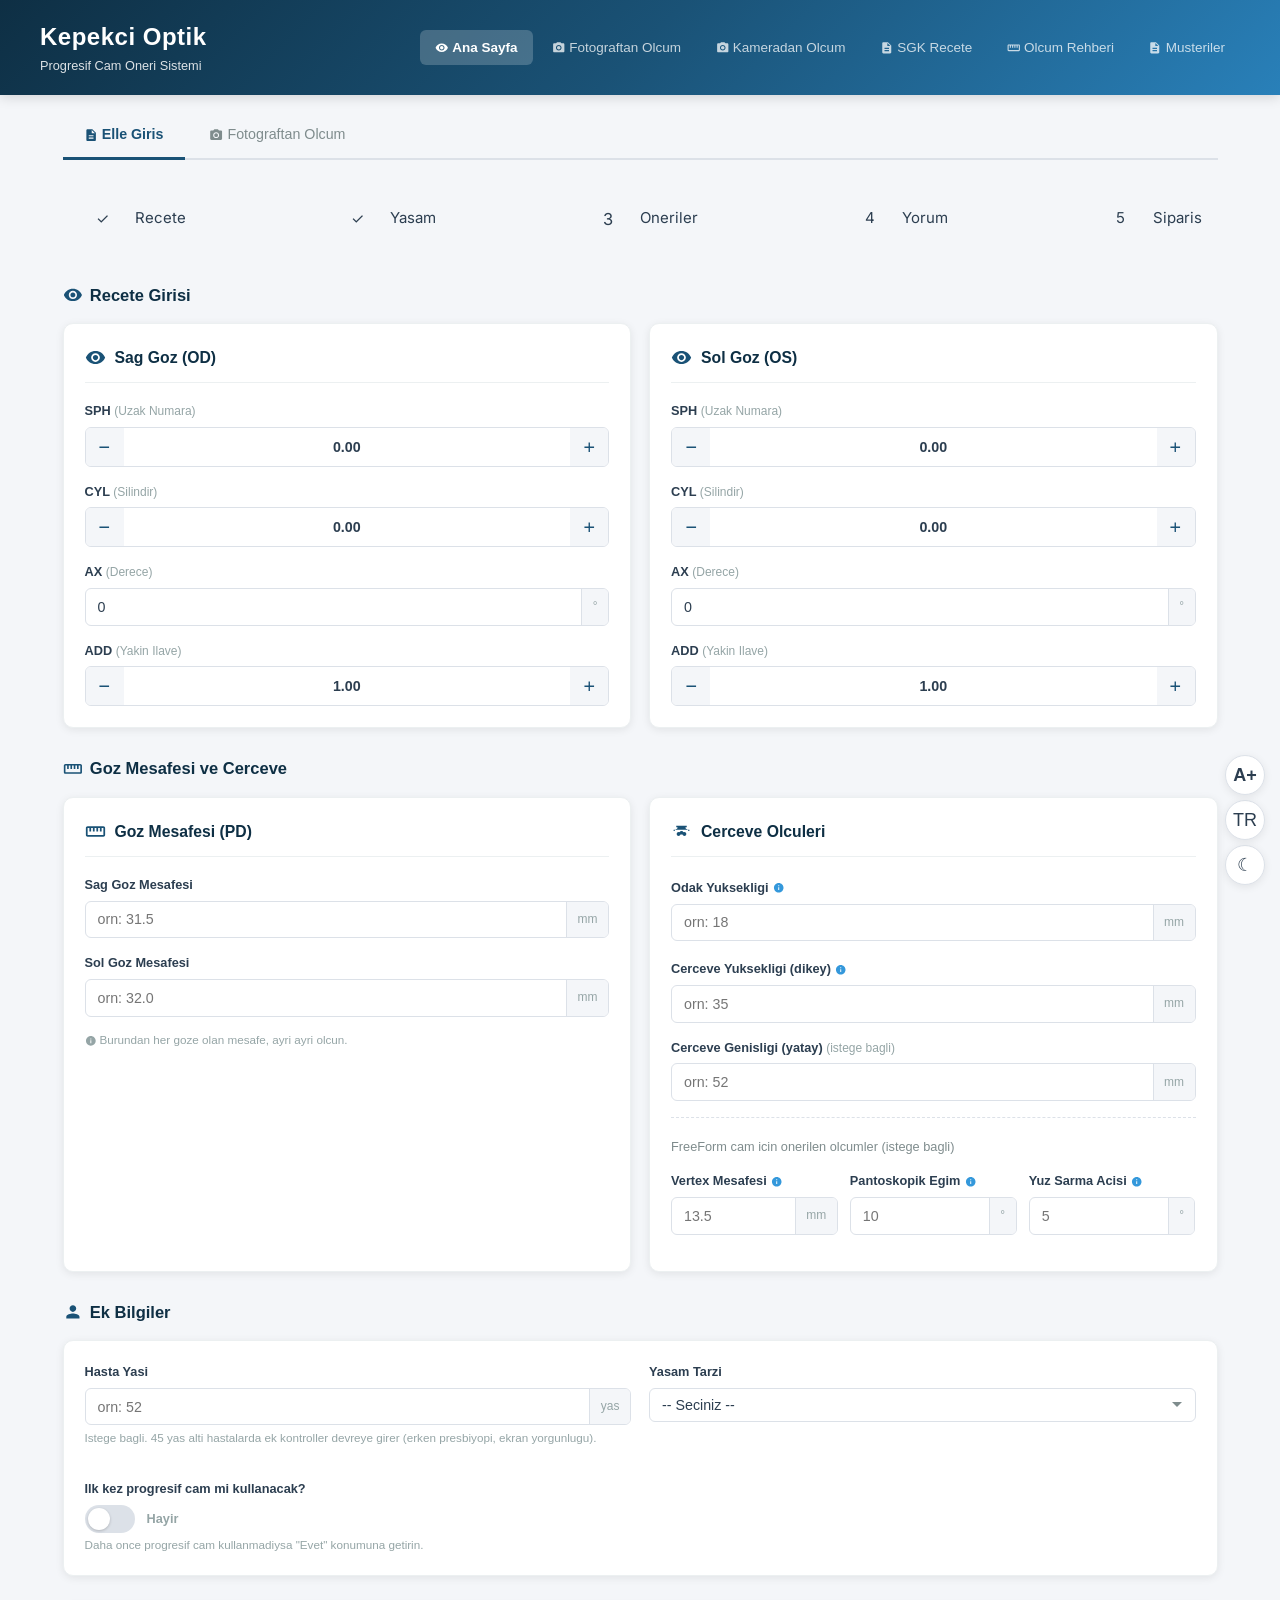
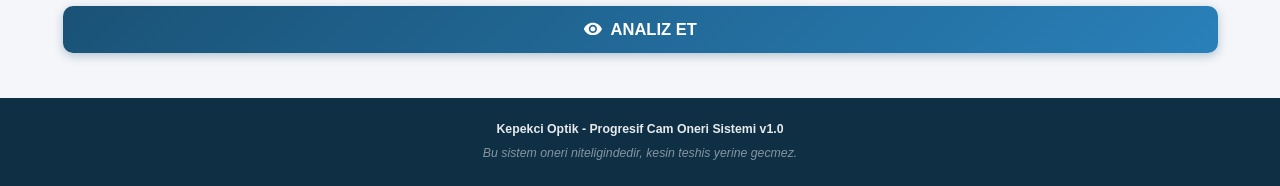
<file: progresif-oneri/index.html>
<!DOCTYPE html>
<html lang="tr">
<head>
    <meta charset="UTF-8">
    <meta name="viewport" content="width=device-width, initial-scale=1.0">
    <meta name="description" content="Kepekci Optik - Progresif Cam Oneri Sistemi">
    <meta http-equiv="Content-Language" content="tr">
    <meta name="apple-mobile-web-app-capable" content="yes">
    <meta name="apple-mobile-web-app-status-bar-style" content="black-translucent">
    <meta name="apple-mobile-web-app-title" content="Kepekci Optik">
    <meta name="mobile-web-app-capable" content="yes">
    <meta name="theme-color" content="#1a5276" media="(prefers-color-scheme: light)">
    <meta name="theme-color" content="#0f172a" media="(prefers-color-scheme: dark)">
    <meta name="format-detection" content="telephone=no">
    <link rel="manifest" href="manifest.json">
    <link rel="apple-touch-icon" href="data:image/svg+xml,%3Csvg xmlns='http://www.w3.org/2000/svg' viewBox='0 0 100 100'%3E%3Crect width='100' height='100' rx='20' fill='%231a5276'/%3E%3Ctext x='50' y='65' font-size='40' text-anchor='middle' fill='white' font-family='sans-serif' font-weight='bold'%3EKO%3C/text%3E%3C/svg%3E">
    <link rel="stylesheet" href="css/design-tokens.css">
    <link rel="stylesheet" href="css/components.css">
    <script src="js/hata-izle.js"></script>
    <title>Kepekci Optik - Progresif Cam Oneri Sistemi</title>
    <style>
        /* ============================================================
           CSS RESET & BASE
           ============================================================ */
        *, *::before, *::after {
            box-sizing: border-box;
            margin: 0;
            padding: 0;
        }

        :root {
            --primary: #1a5276;
            --primary-light: #2980b9;
            --primary-dark: #0e2f44;
            --accent: #e67e22;
            --accent-light: #f39c12;
            --success: #27ae60;
            --warning: #f39c12;
            --danger: #e74c3c;
            --info: #3498db;
            --bg: #f4f6f9;
            --bg-card: #ffffff;
            --text: #2c3e50;
            --text-light: #7f8c8d;
            --text-muted: #95a5a6;
            --border: #dce1e8;
            --border-light: #ecf0f1;
            --shadow: 0 2px 8px rgba(0, 0, 0, 0.08);
            --shadow-lg: 0 4px 16px rgba(0, 0, 0, 0.12);
            --radius: 10px;
            --radius-sm: 6px;
            --radius-lg: 14px;
            --transition: 0.2s ease;
        }

        [data-theme="dark"] {
            --primary: #3498db;
            --primary-light: #5dade2;
            --primary-dark: #1a5276;
            --accent: #e67e22;
            --accent-light: #f39c12;
            --success: #2ecc71;
            --warning: #f39c12;
            --danger: #e74c3c;
            --info: #5dade2;
            --bg: #1a1a2e;
            --bg-card: #16213e;
            --text: #e0e0e0;
            --text-light: #a0a0a0;
            --text-muted: #707070;
            --border: #2a2a4a;
            --border-light: #222244;
            --shadow: 0 2px 8px rgba(0, 0, 0, 0.3);
            --shadow-lg: 0 4px 16px rgba(0, 0, 0, 0.4);
        }

        [data-theme="dark"] input,
        [data-theme="dark"] select,
        [data-theme="dark"] textarea {
            background: #1a1a2e;
            color: #e0e0e0;
            border-color: #2a2a4a;
        }

        [data-theme="dark"] .modal-content {
            background: #16213e;
        }

        .tema-toggle {
            position: fixed;
            bottom: 1rem;
            right: 1rem;
            width: 40px;
            height: 40px;
            border-radius: 50%;
            border: 1px solid var(--border);
            background: var(--bg-card);
            color: var(--text);
            cursor: pointer;
            font-size: 1.2rem;
            display: flex;
            align-items: center;
            justify-content: center;
            box-shadow: var(--shadow);
            z-index: 9999;
            transition: background 0.2s, color 0.2s;
        }

        html {
            font-size: 15px;
            scroll-behavior: smooth;
        }

        body {
            font-family: -apple-system, BlinkMacSystemFont, 'Segoe UI', Roboto, 'Helvetica Neue', Arial, sans-serif;
            background: var(--bg);
            color: var(--text);
            line-height: 1.6;
            min-height: 100vh;
            display: flex;
            flex-direction: column;
        }

        /* ============================================================
           SVG ICON SYSTEM
           ============================================================ */
        .icon {
            display: inline-flex;
            align-items: center;
            justify-content: center;
            width: 1.2em;
            height: 1.2em;
            vertical-align: middle;
            flex-shrink: 0;
        }

        .icon svg {
            width: 100%;
            height: 100%;
            fill: currentColor;
        }

        .icon--lg {
            width: 1.6em;
            height: 1.6em;
        }

        .icon--sm {
            width: 1em;
            height: 1em;
        }

        /* ============================================================
           HEADER
           ============================================================ */
        .header {
            background: linear-gradient(135deg, var(--primary-dark) 0%, var(--primary) 50%, var(--primary-light) 100%);
            color: #ffffff;
            padding: 1.2rem 1.5rem;
            box-shadow: 0 2px 12px rgba(0, 0, 0, 0.15);
            position: sticky;
            top: 0;
            z-index: 100;
        }

        .header__inner {
            max-width: 1200px;
            margin: 0 auto;
            display: flex;
            align-items: center;
            justify-content: space-between;
            flex-wrap: wrap;
            gap: 0.8rem;
        }

        .header__brand {
            display: flex;
            flex-direction: column;
        }

        .header__title {
            font-size: 1.6rem;
            font-weight: 700;
            letter-spacing: 0.5px;
        }

        .header__subtitle {
            font-size: 0.85rem;
            opacity: 0.85;
            font-weight: 400;
        }

        .header__nav {
            display: flex;
            gap: 0.3rem;
        }

        .header__nav a {
            color: rgba(255, 255, 255, 0.75);
            text-decoration: none;
            padding: 0.45rem 1rem;
            border-radius: var(--radius-sm);
            font-size: 0.9rem;
            transition: var(--transition);
            white-space: nowrap;
        }

        .header__nav a:hover {
            color: #ffffff;
            background: rgba(255, 255, 255, 0.12);
        }

        .header__nav a.active {
            color: #ffffff;
            background: rgba(255, 255, 255, 0.2);
            font-weight: 600;
        }

        /* ============================================================
           TABS
           ============================================================ */
        .tabs {
            max-width: 1200px;
            margin: 1.2rem auto 0;
            padding: 0 1.5rem;
            width: 100%;
        }

        .tabs__list {
            display: flex;
            gap: 0.25rem;
            border-bottom: 2px solid var(--border);
            list-style: none;
        }

        .tabs__item {
            padding: 0.7rem 1.4rem;
            cursor: pointer;
            font-size: 0.95rem;
            font-weight: 500;
            color: var(--text-light);
            border-bottom: 3px solid transparent;
            margin-bottom: -2px;
            transition: var(--transition);
            user-select: none;
        }

        .tabs__item:hover {
            color: var(--primary);
        }

        .tabs__item.active {
            color: var(--primary);
            border-bottom-color: var(--primary);
            font-weight: 600;
        }

        /* ============================================================
           MAIN CONTENT
           ============================================================ */
        .main {
            max-width: 1200px;
            margin: 0 auto;
            padding: 1.2rem 1.5rem 3rem;
            width: 100%;
            flex: 1;
        }

        /* ============================================================
           CARDS
           ============================================================ */
        .card {
            background: var(--bg-card);
            border-radius: var(--radius);
            box-shadow: var(--shadow);
            border: 1px solid var(--border-light);
            padding: 1.4rem;
            transition: box-shadow var(--transition);
        }

        .card:hover {
            box-shadow: var(--shadow-lg);
        }

        .card__header {
            display: flex;
            align-items: center;
            gap: 0.6rem;
            margin-bottom: 1.2rem;
            padding-bottom: 0.8rem;
            border-bottom: 1px solid var(--border-light);
        }

        .card__header .icon {
            color: var(--primary);
            width: 1.4em;
            height: 1.4em;
        }

        .card__title {
            font-size: 1.05rem;
            font-weight: 600;
            color: var(--primary-dark);
        }

        /* ============================================================
           SECTION TITLES
           ============================================================ */
        .section-title {
            font-size: 1.1rem;
            font-weight: 700;
            color: var(--primary-dark);
            margin: 1.8rem 0 1rem;
            display: flex;
            align-items: center;
            gap: 0.5rem;
        }

        .section-title .icon {
            color: var(--primary);
        }

        .section-title:first-child {
            margin-top: 0.5rem;
        }

        /* ============================================================
           GRID LAYOUTS
           ============================================================ */
        .grid-2 {
            display: grid;
            grid-template-columns: 1fr 1fr;
            gap: 1.2rem;
        }

        .grid-3 {
            display: grid;
            grid-template-columns: repeat(3, 1fr);
            gap: 1.2rem;
        }

        @media (max-width: 900px) {
            .grid-3 {
                grid-template-columns: 1fr;
            }
        }

        @media (max-width: 768px) {
            .grid-2 {
                grid-template-columns: 1fr;
            }

            .header__inner {
                flex-direction: column;
                align-items: flex-start;
            }

            .header__nav {
                width: 100%;
                overflow-x: auto;
            }
        }

        /* ============================================================
           FORM FIELDS
           ============================================================ */
        .form-group {
            margin-bottom: 1rem;
        }

        .form-group:last-child {
            margin-bottom: 0;
        }

        .form-label {
            display: block;
            font-size: 0.85rem;
            font-weight: 600;
            color: var(--text);
            margin-bottom: 0.35rem;
        }

        .form-label .label-hint {
            font-weight: 400;
            color: var(--text-muted);
            font-size: 0.8rem;
        }

        .form-help {
            font-size: 0.78rem;
            color: var(--text-muted);
            margin-top: 0.3rem;
            line-height: 1.4;
        }

        /* Number input with stepper buttons */
        .stepper {
            display: flex;
            align-items: center;
            gap: 0;
            border: 1px solid var(--border);
            border-radius: var(--radius-sm);
            overflow: hidden;
            background: var(--bg-card);
            transition: border-color var(--transition);
        }

        .stepper:focus-within {
            border-color: var(--primary-light);
            box-shadow: 0 0 0 3px rgba(41, 128, 185, 0.12);
        }

        .stepper__btn {
            display: flex;
            align-items: center;
            justify-content: center;
            width: 38px;
            height: 38px;
            background: var(--bg);
            border: none;
            cursor: pointer;
            color: var(--primary);
            font-size: 1.1rem;
            font-weight: 700;
            transition: var(--transition);
            flex-shrink: 0;
            user-select: none;
        }

        .stepper__btn:hover {
            background: var(--primary);
            color: #ffffff;
        }

        .stepper__btn:active {
            transform: scale(0.95);
        }

        .stepper__input {
            flex: 1;
            border: none;
            outline: none;
            text-align: center;
            font-size: 0.95rem;
            font-weight: 600;
            padding: 0.5rem 0.2rem;
            color: var(--text);
            background: transparent;
            min-width: 0;
            -moz-appearance: textfield;
        }

        .stepper__input::-webkit-outer-spin-button,
        .stepper__input::-webkit-inner-spin-button {
            -webkit-appearance: none;
            margin: 0;
        }

        .stepper__unit {
            font-size: 0.78rem;
            color: var(--text-muted);
            padding-right: 0.5rem;
            white-space: nowrap;
        }

        /* Plain number input */
        .form-input {
            width: 100%;
            padding: 0.55rem 0.8rem;
            border: 1px solid var(--border);
            border-radius: var(--radius-sm);
            font-size: 0.95rem;
            color: var(--text);
            background: var(--bg-card);
            transition: var(--transition);
            -moz-appearance: textfield;
        }

        .form-input::-webkit-outer-spin-button,
        .form-input::-webkit-inner-spin-button {
            -webkit-appearance: none;
            margin: 0;
        }

        .form-input:focus {
            border-color: var(--primary-light);
            outline: none;
            box-shadow: 0 0 0 3px rgba(41, 128, 185, 0.12);
        }

        .form-input--with-unit {
            display: flex;
            align-items: center;
            gap: 0;
            border: 1px solid var(--border);
            border-radius: var(--radius-sm);
            overflow: hidden;
            background: var(--bg-card);
            transition: border-color var(--transition);
        }

        .form-input--with-unit:focus-within {
            border-color: var(--primary-light);
            box-shadow: 0 0 0 3px rgba(41, 128, 185, 0.12);
        }

        .form-input--with-unit input {
            flex: 1;
            border: none;
            outline: none;
            padding: 0.55rem 0.8rem;
            font-size: 0.95rem;
            color: var(--text);
            background: transparent;
            min-width: 0;
            -moz-appearance: textfield;
        }

        .form-input--with-unit input::-webkit-outer-spin-button,
        .form-input--with-unit input::-webkit-inner-spin-button {
            -webkit-appearance: none;
            margin: 0;
        }

        .form-input--with-unit .input-unit {
            padding: 0.55rem 0.7rem;
            font-size: 0.8rem;
            color: var(--text-muted);
            background: var(--bg);
            border-left: 1px solid var(--border);
            white-space: nowrap;
        }

        /* Select / Dropdown */
        .form-select {
            width: 100%;
            padding: 0.55rem 2.2rem 0.55rem 0.8rem;
            border: 1px solid var(--border);
            border-radius: var(--radius-sm);
            font-size: 0.95rem;
            color: var(--text);
            background: var(--bg-card) url("data:image/svg+xml,%3Csvg xmlns='http://www.w3.org/2000/svg' width='12' height='12' viewBox='0 0 12 12'%3E%3Cpath fill='%237f8c8d' d='M6 8L1 3h10z'/%3E%3C/svg%3E") no-repeat right 0.8rem center;
            appearance: none;
            cursor: pointer;
            transition: var(--transition);
        }

        .form-select:focus {
            border-color: var(--primary-light);
            outline: none;
            box-shadow: 0 0 0 3px rgba(41, 128, 185, 0.12);
        }

        /* Toggle switch */
        .toggle-group {
            display: flex;
            align-items: center;
            gap: 0.8rem;
        }

        .toggle {
            position: relative;
            width: 50px;
            height: 28px;
            flex-shrink: 0;
        }

        .toggle input {
            opacity: 0;
            width: 0;
            height: 0;
            position: absolute;
        }

        .toggle__slider {
            position: absolute;
            inset: 0;
            background: var(--border);
            border-radius: 14px;
            cursor: pointer;
            transition: var(--transition);
        }

        .toggle__slider::before {
            content: '';
            position: absolute;
            width: 22px;
            height: 22px;
            left: 3px;
            bottom: 3px;
            background: #ffffff;
            border-radius: 50%;
            transition: var(--transition);
            box-shadow: 0 1px 3px rgba(0, 0, 0, 0.2);
        }

        .toggle input:checked + .toggle__slider {
            background: var(--primary);
        }

        .toggle input:checked + .toggle__slider::before {
            transform: translateX(22px);
        }

        .toggle-label {
            font-size: 0.9rem;
            color: var(--text);
            cursor: pointer;
        }

        .toggle-status {
            font-size: 0.85rem;
            font-weight: 600;
            min-width: 40px;
        }

        .toggle-status--yes {
            color: var(--success);
        }

        .toggle-status--no {
            color: var(--text-muted);
        }

        /* Tooltip */
        .tooltip-trigger {
            display: inline-flex;
            align-items: center;
            gap: 0.3rem;
            cursor: help;
            position: relative;
        }

        .tooltip-trigger .icon {
            color: var(--info);
            width: 0.9em;
            height: 0.9em;
        }

        .tooltip-trigger .tooltip-text {
            display: none;
            position: absolute;
            bottom: 130%;
            left: 50%;
            transform: translateX(-50%);
            background: var(--primary-dark);
            color: #ffffff;
            padding: 0.5rem 0.8rem;
            border-radius: var(--radius-sm);
            font-size: 0.78rem;
            font-weight: 400;
            white-space: nowrap;
            max-width: 260px;
            white-space: normal;
            z-index: 10;
            box-shadow: var(--shadow-lg);
            line-height: 1.4;
        }

        .tooltip-trigger .tooltip-text::after {
            content: '';
            position: absolute;
            top: 100%;
            left: 50%;
            transform: translateX(-50%);
            border: 5px solid transparent;
            border-top-color: var(--primary-dark);
        }

        .tooltip-trigger:hover .tooltip-text {
            display: block;
        }

        /* ============================================================
           ACTION BUTTONS
           ============================================================ */
        .btn {
            display: inline-flex;
            align-items: center;
            justify-content: center;
            gap: 0.5rem;
            padding: 0.65rem 1.4rem;
            border: none;
            border-radius: var(--radius-sm);
            font-size: 0.95rem;
            font-weight: 600;
            cursor: pointer;
            transition: var(--transition);
            text-decoration: none;
            white-space: nowrap;
            user-select: none;
        }

        .btn:active {
            transform: scale(0.97);
        }

        .btn--primary {
            background: linear-gradient(135deg, var(--primary) 0%, var(--primary-light) 100%);
            color: #ffffff;
            box-shadow: 0 3px 10px rgba(26, 82, 118, 0.3);
        }

        .btn--primary:hover {
            box-shadow: 0 5px 18px rgba(26, 82, 118, 0.4);
            transform: translateY(-1px);
        }

        .btn--primary:active {
            transform: translateY(0) scale(0.97);
        }

        .btn--lg {
            padding: 0.9rem 2.5rem;
            font-size: 1.1rem;
            border-radius: var(--radius);
        }

        .btn--full {
            width: 100%;
        }

        .btn--outline {
            background: transparent;
            color: var(--primary);
            border: 2px solid var(--primary);
        }

        .btn--outline:hover {
            background: var(--primary);
            color: #ffffff;
        }

        .btn--ghost {
            background: transparent;
            color: var(--text-light);
            border: 1px solid var(--border);
        }

        .btn--ghost:hover {
            background: var(--bg);
            color: var(--text);
        }

        .btn--accent {
            background: linear-gradient(135deg, var(--accent) 0%, var(--accent-light) 100%);
            color: #ffffff;
        }

        .btn--accent:hover {
            box-shadow: 0 3px 12px rgba(230, 126, 34, 0.3);
        }

        .btn-group {
            display: flex;
            gap: 0.8rem;
            flex-wrap: wrap;
            margin-top: 1.5rem;
        }

        .analyze-wrapper {
            margin-top: 2rem;
            text-align: center;
        }

        /* ============================================================
           RESULTS SECTION
           ============================================================ */
        #sonuc-section {
            display: none;
        }

        #sonuc-section.visible {
            display: block;
            animation: fadeInUp 0.4s ease;
        }

        @keyframes fadeInUp {
            from {
                opacity: 0;
                transform: translateY(20px);
            }
            to {
                opacity: 1;
                transform: translateY(0);
            }
        }

        /* Risk Gauge */
        .risk-gauge {
            display: flex;
            flex-direction: column;
            align-items: center;
            padding: 1.5rem;
        }

        .risk-gauge__circle {
            position: relative;
            width: 140px;
            height: 140px;
        }

        .risk-gauge__circle svg {
            transform: rotate(-90deg);
            width: 140px;
            height: 140px;
        }

        .risk-gauge__bg {
            fill: none;
            stroke: var(--border-light);
            stroke-width: 10;
        }

        .risk-gauge__fill {
            fill: none;
            stroke-width: 10;
            stroke-linecap: round;
            transition: stroke-dashoffset 1s ease, stroke 0.5s ease;
        }

        .risk-gauge__value {
            position: absolute;
            inset: 0;
            display: flex;
            flex-direction: column;
            align-items: center;
            justify-content: center;
        }

        .risk-gauge__number {
            font-size: 2.4rem;
            font-weight: 800;
            line-height: 1;
        }

        .risk-gauge__of {
            font-size: 0.8rem;
            color: var(--text-muted);
        }

        .risk-gauge__label {
            margin-top: 0.8rem;
            font-size: 1.05rem;
            font-weight: 700;
            text-align: center;
        }

        .risk-gauge__desc {
            margin-top: 0.3rem;
            font-size: 0.85rem;
            color: var(--text-light);
            text-align: center;
            max-width: 300px;
        }

        /* Risk factor list */
        .risk-factors {
            margin-top: 1rem;
            border-top: 1px solid var(--border-light);
            padding-top: 1rem;
        }

        .risk-factors__toggle {
            display: flex;
            align-items: center;
            gap: 0.4rem;
            background: none;
            border: none;
            cursor: pointer;
            font-size: 0.85rem;
            color: var(--primary);
            font-weight: 500;
            padding: 0.3rem 0;
        }

        .risk-factors__toggle .chevron {
            transition: transform var(--transition);
            font-size: 0.7rem;
        }

        .risk-factors__toggle.open .chevron {
            transform: rotate(180deg);
        }

        .risk-factors__list {
            display: none;
            margin-top: 0.6rem;
        }

        .risk-factors__list.open {
            display: block;
        }

        .risk-factor {
            display: flex;
            align-items: flex-start;
            gap: 0.5rem;
            padding: 0.45rem 0;
            font-size: 0.85rem;
            border-bottom: 1px solid var(--border-light);
        }

        .risk-factor:last-child {
            border-bottom: none;
        }

        .risk-factor__score {
            font-weight: 700;
            min-width: 28px;
            text-align: center;
            padding: 0.1rem 0.3rem;
            border-radius: 4px;
            font-size: 0.78rem;
        }

        .risk-factor__score--high {
            background: #fdecea;
            color: var(--danger);
        }

        .risk-factor__score--mid {
            background: #fef5e7;
            color: var(--warning);
        }

        .risk-factor__score--low {
            background: #eafaf1;
            color: var(--success);
        }

        /* Corridor recommendation */
        .corridor-rec {
            display: flex;
            align-items: center;
            gap: 1.2rem;
            padding: 1rem;
        }

        .corridor-rec__value {
            font-size: 2.2rem;
            font-weight: 800;
            color: var(--primary);
            line-height: 1;
        }

        .corridor-rec__unit {
            font-size: 0.85rem;
            font-weight: 400;
            color: var(--text-muted);
        }

        .corridor-rec__info {
            flex: 1;
        }

        .corridor-rec__reason {
            font-size: 0.9rem;
            color: var(--text);
            margin-bottom: 0.3rem;
        }

        .corridor-rec__note {
            font-size: 0.8rem;
            color: var(--text-muted);
        }

        /* Recommendation cards */
        .rec-card {
            background: var(--bg-card);
            border-radius: var(--radius);
            box-shadow: var(--shadow);
            border: 1px solid var(--border-light);
            overflow: hidden;
            transition: var(--transition);
        }

        .rec-card:hover {
            box-shadow: var(--shadow-lg);
            transform: translateY(-2px);
        }

        .rec-card__tier-header {
            display: flex;
            align-items: center;
            justify-content: center;
            gap: 0.5rem;
            padding: 0.8rem;
            font-size: 1.1rem;
            font-weight: 800;
            color: #ffffff;
            letter-spacing: 0.5px;
        }

        .rec-card__tier-header--premium {
            background: linear-gradient(135deg, #f1c40f, #e67e22);
        }

        .rec-card__tier-header--orta {
            background: linear-gradient(135deg, #3498db, #2980b9);
        }

        .rec-card__tier-header--baslangic {
            background: linear-gradient(135deg, #27ae60, #2ecc71);
        }

        .tier-icon {
            font-size: 1.3rem;
        }

        .rec-card--premium {
            border-top: 3px solid #f1c40f;
        }

        .rec-card--orta {
            border-top: 3px solid #3498db;
        }

        .rec-card--baslangic {
            border-top: 3px solid #27ae60;
        }

        .rec-card__warning {
            margin-top: 0.8rem;
            padding: 0.6rem 0.8rem;
            background: #fef5e7;
            border-left: 3px solid #f39c12;
            border-radius: 4px;
            font-size: 0.78rem;
            color: #7f6c3b;
            line-height: 1.4;
        }

        .rec-card__body {
            padding: 1.2rem;
        }

        .rec-card__brand {
            font-size: 1.1rem;
            font-weight: 700;
            color: var(--primary-dark);
        }

        .rec-card__model {
            font-size: 0.9rem;
            color: var(--text-light);
            margin-bottom: 0.6rem;
        }

        .rec-card__badges {
            display: flex;
            flex-wrap: wrap;
            gap: 0.4rem;
            margin-bottom: 0.8rem;
        }

        .badge {
            display: inline-flex;
            align-items: center;
            padding: 0.2rem 0.6rem;
            border-radius: 20px;
            font-size: 0.72rem;
            font-weight: 600;
            text-transform: uppercase;
            letter-spacing: 0.3px;
        }

        .badge--level {
            background: #eaf2f8;
            color: var(--primary);
        }

        .badge--design {
            background: #fef5e7;
            color: var(--accent);
        }

        .badge--corridor {
            background: #eafaf1;
            color: var(--success);
        }

        .rec-card__price {
            font-size: 0.9rem;
            font-weight: 600;
            color: var(--accent);
            margin-bottom: 0.6rem;
        }

        .rec-card__features {
            list-style: none;
            margin-bottom: 0.8rem;
        }

        .rec-card__features li {
            font-size: 0.82rem;
            color: var(--text);
            padding: 0.2rem 0;
            display: flex;
            align-items: flex-start;
            gap: 0.4rem;
        }

        .rec-card__features li .icon {
            color: var(--success);
            flex-shrink: 0;
            margin-top: 0.15rem;
        }

        .rec-card__why {
            font-size: 0.82rem;
            color: var(--text-light);
            padding-top: 0.6rem;
            border-top: 1px solid var(--border-light);
            font-style: italic;
        }

        /* Paket Detaylari toggle */
        .rec-card__details-section {
            margin-top: 0.8rem;
            border-top: 1px solid var(--border-light);
        }

        .rec-card__details-toggle {
            display: flex;
            align-items: center;
            justify-content: space-between;
            width: 100%;
            padding: 0.7rem 0;
            background: none;
            border: none;
            cursor: pointer;
            font-size: 0.85rem;
            font-weight: 600;
            color: var(--primary);
        }

        .rec-card__details-toggle:hover {
            opacity: 0.8;
        }

        .rec-card__details-toggle .chevron {
            transition: transform var(--transition);
            font-size: 0.7rem;
        }

        .rec-card__details-toggle.open .chevron {
            transform: rotate(180deg);
        }

        .rec-card__details-content {
            display: none;
            padding-bottom: 0.5rem;
        }

        .rec-card__details-content.open {
            display: block;
        }

        .detail-block {
            margin-bottom: 0.8rem;
        }

        .detail-block__title {
            font-size: 0.75rem;
            font-weight: 700;
            color: var(--text-secondary);
            text-transform: uppercase;
            letter-spacing: 0.5px;
            margin-bottom: 0.3rem;
        }

        .detail-block__text {
            font-size: 0.82rem;
            color: var(--text);
            line-height: 1.5;
        }

        .detail-tags {
            display: flex;
            flex-wrap: wrap;
            gap: 0.3rem;
        }

        .detail-tag {
            display: inline-block;
            padding: 0.15rem 0.5rem;
            background: var(--bg-secondary);
            border-radius: 4px;
            font-size: 0.75rem;
            color: var(--text-secondary);
        }

        .detail-param {
            display: flex;
            justify-content: space-between;
            padding: 0.3rem 0;
            border-bottom: 1px dashed var(--border-light);
            font-size: 0.8rem;
        }

        .detail-param__label {
            color: var(--text-secondary);
        }

        .detail-param__value {
            font-weight: 600;
            color: var(--text);
        }

        .detail-param__note {
            font-size: 0.72rem;
            color: var(--text-secondary);
            margin-bottom: 0.2rem;
        }

        .detail-difficulty {
            padding: 0.3rem 0.5rem;
            margin-bottom: 0.3rem;
            font-size: 0.78rem;
            color: #92400e;
            background: #fef3c7;
            border-radius: 4px;
            line-height: 1.4;
        }

        /* === MARKA TAB SISTEMI === */
        .brand-tabs {
            display: flex;
            gap: 0.4rem;
            overflow-x: auto;
            padding: 0.3rem 0;
            margin-bottom: 1rem;
            -webkit-overflow-scrolling: touch;
        }

        .brand-tab-btn {
            flex-shrink: 0;
            padding: 0.5rem 1rem;
            border: 2px solid var(--border-light);
            border-radius: 8px;
            background: var(--bg-card);
            cursor: pointer;
            font-size: 0.85rem;
            font-weight: 600;
            color: var(--text);
            transition: var(--transition);
            white-space: nowrap;
        }

        .brand-tab-btn:hover {
            border-color: var(--primary);
            color: var(--primary);
        }

        .brand-tab-btn.active {
            background: var(--primary);
            border-color: var(--primary);
            color: #fff;
        }

        .brand-tab-btn .brand-tab-count {
            font-size: 0.7rem;
            opacity: 0.7;
            margin-left: 0.3rem;
        }

        .brand-selections {
            display: grid;
            grid-template-columns: repeat(4, 1fr);
            gap: 1rem;
            margin-bottom: 1rem;
        }

        @media (max-width: 1100px) {
            .brand-selections {
                grid-template-columns: repeat(2, 1fr);
            }
        }

        @media (max-width: 600px) {
            .brand-selections {
                grid-template-columns: 1fr;
            }
        }

        /* 4 kategori kart renkleri */
        .brand-card {
            background: var(--bg-card);
            border-radius: var(--radius);
            box-shadow: var(--shadow);
            overflow: hidden;
            transition: var(--transition);
        }

        .brand-card:hover {
            box-shadow: var(--shadow-lg);
            transform: translateY(-2px);
        }

        .brand-card--ekonomik { border-top: 3px solid #3498db; }
        .brand-card--enIyiSecim { border-top: 3px solid #27ae60; }
        .brand-card--alternatif { border-top: 3px solid #e67e22; }
        .brand-card--best { border-top: 3px solid #f1c40f; }

        .brand-card__header {
            display: flex;
            align-items: center;
            justify-content: center;
            gap: 0.4rem;
            padding: 0.6rem;
            font-size: 0.95rem;
            font-weight: 800;
            color: #fff;
            letter-spacing: 0.3px;
        }

        .brand-card__header--ekonomik { background: linear-gradient(135deg, #3498db, #2980b9); }
        .brand-card__header--enIyiSecim { background: linear-gradient(135deg, #27ae60, #2ecc71); }
        .brand-card__header--alternatif { background: linear-gradient(135deg, #e67e22, #d35400); }
        .brand-card__header--best { background: linear-gradient(135deg, #f1c40f, #e67e22); }

        .brand-card__body {
            padding: 1rem;
        }

        .brand-card__model-name {
            font-size: 1rem;
            font-weight: 700;
            color: var(--primary-dark);
            margin-bottom: 0.2rem;
        }

        .brand-card__level {
            font-size: 0.78rem;
            color: var(--text-light);
            margin-bottom: 0.5rem;
        }

        .brand-card__price {
            font-size: 0.88rem;
            font-weight: 600;
            color: var(--accent);
            margin-bottom: 0.5rem;
        }

        .brand-card__features {
            list-style: none;
            margin-bottom: 0.6rem;
        }

        .brand-card__features li {
            font-size: 0.78rem;
            color: var(--text);
            padding: 0.15rem 0;
            display: flex;
            align-items: flex-start;
            gap: 0.3rem;
        }

        .brand-card__features li .icon {
            color: var(--success);
            flex-shrink: 0;
            margin-top: 0.1rem;
        }

        .brand-card__why {
            font-size: 0.78rem;
            color: var(--text-light);
            font-style: italic;
            padding-top: 0.4rem;
            border-top: 1px solid var(--border-light);
        }

        .brand-card__empty {
            padding: 1rem;
            text-align: center;
            color: var(--text-light);
            font-size: 0.82rem;
            font-style: italic;
        }

        /* Sorun / Avantaj bloklari */
        .brand-card__issues {
            margin-top: 0.5rem;
        }

        .brand-issue-toggle {
            display: flex;
            align-items: center;
            justify-content: space-between;
            width: 100%;
            padding: 0.4rem 0;
            background: none;
            border: none;
            cursor: pointer;
            font-size: 0.78rem;
            font-weight: 600;
            color: var(--text);
        }

        .brand-issue-toggle .chevron {
            transition: transform var(--transition);
            font-size: 0.6rem;
        }

        .brand-issue-toggle.open .chevron {
            transform: rotate(180deg);
        }

        .brand-issue-content {
            display: none;
            padding-bottom: 0.4rem;
        }

        .brand-issue-content.open {
            display: block;
        }

        .issue-item {
            padding: 0.35rem 0.5rem;
            margin-bottom: 0.25rem;
            font-size: 0.75rem;
            border-radius: 4px;
            line-height: 1.4;
        }

        .issue-item--sorun {
            background: #fef3c7;
            border-left: 3px solid #f39c12;
            color: #92400e;
        }

        .issue-item--avantaj {
            background: #d1fae5;
            border-left: 3px solid #27ae60;
            color: #065f46;
        }

        /* Tum modeller acilir bolum */
        .brand-all-models {
            margin-top: 0.5rem;
        }

        .brand-all-toggle {
            display: flex;
            align-items: center;
            justify-content: space-between;
            width: 100%;
            padding: 0.7rem 1rem;
            background: var(--bg-card);
            border: 1px solid var(--border-light);
            border-radius: var(--radius);
            cursor: pointer;
            font-size: 0.88rem;
            font-weight: 600;
            color: var(--primary);
        }

        .brand-all-toggle:hover {
            background: var(--bg-alt);
        }

        .brand-all-toggle .chevron {
            transition: transform var(--transition);
            font-size: 0.7rem;
        }

        .brand-all-toggle.open .chevron {
            transform: rotate(180deg);
        }

        .brand-all-list {
            display: none;
            margin-top: 0.5rem;
        }

        .brand-all-list.open {
            display: block;
        }

        .brand-model-row {
            display: flex;
            align-items: center;
            justify-content: space-between;
            padding: 0.6rem 0.8rem;
            background: var(--bg-card);
            border: 1px solid var(--border-light);
            border-radius: 6px;
            margin-bottom: 0.4rem;
            transition: var(--transition);
        }

        .brand-model-row:hover {
            background: var(--bg-alt);
        }

        .brand-model-row__info {
            flex: 1;
        }

        .brand-model-row__name {
            font-size: 0.85rem;
            font-weight: 600;
            color: var(--text);
        }

        .brand-model-row__level {
            font-size: 0.72rem;
            color: var(--text-light);
        }

        .brand-model-row__score {
            font-size: 0.82rem;
            font-weight: 700;
            color: var(--primary);
            min-width: 3rem;
            text-align: right;
        }

        .brand-model-row__detail-btn {
            margin-left: 0.5rem;
            padding: 0.2rem 0.5rem;
            border: 1px solid var(--border-light);
            border-radius: 4px;
            background: none;
            cursor: pointer;
            font-size: 0.72rem;
            color: var(--text-light);
        }

        .brand-model-row__detail-btn:hover {
            background: var(--bg-alt);
            color: var(--primary);
        }

        .brand-model-detail {
            display: none;
            padding: 0.5rem 0.8rem;
            margin: -0.2rem 0 0.4rem 0;
            background: var(--bg-alt);
            border: 1px solid var(--border-light);
            border-top: none;
            border-radius: 0 0 6px 6px;
            font-size: 0.75rem;
        }

        .brand-model-detail.open {
            display: block;
        }

        /* Analiz hata listesi (butonun uzerinde) */
        .analiz-hata-listesi {
            background: #fef2f2;
            border: 1px solid #fecaca;
            border-radius: 8px;
            padding: 0.75rem 1rem;
            margin-bottom: 0.75rem;
            font-size: 0.82rem;
            color: #991b1b;
        }
        .analiz-hata-listesi strong {
            display: block;
            margin-bottom: 0.3rem;
        }
        .analiz-hata-listesi ul {
            margin: 0;
            padding-left: 1.2rem;
        }
        .analiz-hata-listesi li {
            margin-bottom: 0.15rem;
        }

        /* Input hata durumu */
        .input--error {
            border-color: #ef4444 !important;
            box-shadow: 0 0 0 2px rgba(239, 68, 68, 0.2) !important;
        }

        /* Warning cards */
        .warnings {
            display: flex;
            flex-direction: column;
            gap: 0.8rem;
        }

        .warning-card {
            display: flex;
            align-items: flex-start;
            gap: 0.8rem;
            padding: 1rem;
            border-radius: var(--radius-sm);
            border-left: 4px solid;
        }

        .warning-card--kritik {
            background: #fdecea;
            border-left-color: var(--danger);
            color: #922b21;
        }

        .warning-card--uyari {
            background: #fef5e7;
            border-left-color: var(--warning);
            color: #7d6608;
        }

        .warning-card--bilgi {
            background: #eaf2f8;
            border-left-color: var(--info);
            color: #1a5276;
        }

        .warning-card .icon {
            flex-shrink: 0;
            margin-top: 0.1rem;
        }

        .warning-card__text {
            font-size: 0.88rem;
            line-height: 1.5;
        }

        .warning-card__title {
            font-weight: 700;
            margin-bottom: 0.15rem;
        }

        /* Patient notes */
        .patient-notes {
            border: 1px solid var(--border);
            border-radius: var(--radius);
            overflow: hidden;
        }

        .patient-notes__toggle {
            display: flex;
            align-items: center;
            justify-content: space-between;
            width: 100%;
            padding: 1rem 1.2rem;
            background: var(--bg);
            border: none;
            cursor: pointer;
            font-size: 0.95rem;
            font-weight: 600;
            color: var(--text);
            transition: var(--transition);
        }

        .patient-notes__toggle:hover {
            background: var(--border-light);
        }

        .patient-notes__toggle .chevron {
            transition: transform var(--transition);
        }

        .patient-notes__toggle.open .chevron {
            transform: rotate(180deg);
        }

        .patient-notes__content {
            display: none;
            padding: 1.2rem;
        }

        .patient-notes__content.open {
            display: block;
        }

        .patient-note {
            margin-bottom: 1rem;
        }

        .patient-note:last-child {
            margin-bottom: 0;
        }

        .patient-note__title {
            font-size: 0.9rem;
            font-weight: 700;
            color: var(--primary-dark);
            margin-bottom: 0.3rem;
        }

        .patient-note__text {
            font-size: 0.85rem;
            color: var(--text);
            line-height: 1.5;
        }

        /* ============================================================
           FOOTER
           ============================================================ */
        .footer {
            background: var(--primary-dark);
            color: rgba(255, 255, 255, 0.7);
            padding: 1.5rem;
            text-align: center;
            font-size: 0.82rem;
            margin-top: auto;
        }

        .footer__title {
            font-weight: 600;
            color: rgba(255, 255, 255, 0.9);
            margin-bottom: 0.3rem;
        }

        .footer__disclaimer {
            font-style: italic;
            opacity: 0.7;
        }

        /* ============================================================
           PRINT STYLES
           ============================================================ */
        @media print {
            .header,
            .tabs,
            .footer,
            #form-section,
            .btn-group,
            .analyze-wrapper,
            .musteri-section,
            .modal-overlay,
            #btn-yazdir-rapor {
                display: none !important;
            }

            #sonuc-section {
                display: block !important;
            }

            #rapor-basligi {
                display: block !important;
            }

            .main {
                padding: 0;
            }

            body {
                background: #ffffff;
                font-size: 11pt;
                color: #000;
            }

            .card, .rec-card {
                box-shadow: none;
                border: 1px solid #ccc;
                break-inside: avoid;
                page-break-inside: avoid;
            }

            .rec-card {
                page-break-inside: avoid;
            }

            h2, h3 {
                page-break-after: avoid;
            }
        }

        /* ============================================================
           LOADING SPINNER
           ============================================================ */
        .spinner {
            display: inline-block;
            width: 20px;
            height: 20px;
            border: 3px solid rgba(255, 255, 255, 0.3);
            border-radius: 50%;
            border-top-color: #ffffff;
            animation: spin 0.8s linear infinite;
        }

        @keyframes spin {
            to {
                transform: rotate(360deg);
            }
        }

        /* ============================================================
           MUSTERI SISTEMI
           ============================================================ */
        .musteri-section {
            max-width: 1200px;
            margin: 1.5rem auto;
            padding: 0 1.5rem;
        }

        .musteri-container {
            background: var(--bg-card);
            border-radius: var(--radius-lg);
            box-shadow: var(--shadow);
            border: 1px solid var(--border-light);
            padding: 1.5rem;
        }

        .musteri-header {
            display: flex;
            align-items: center;
            justify-content: space-between;
            margin-bottom: 1rem;
            flex-wrap: wrap;
            gap: 0.8rem;
        }

        .musteri-arama {
            margin-bottom: 1rem;
        }

        .musteri-kart {
            background: var(--bg);
            border: 1px solid var(--border);
            border-radius: var(--radius);
            padding: 1rem 1.2rem;
            margin-bottom: 0.6rem;
            transition: var(--transition);
        }

        .musteri-kart:hover {
            border-color: var(--primary-light);
            box-shadow: var(--shadow);
        }

        .musteri-kart__ust {
            display: flex;
            justify-content: space-between;
            align-items: center;
            margin-bottom: 0.4rem;
            flex-wrap: wrap;
            gap: 0.4rem;
        }

        .musteri-kart__ad {
            font-weight: 700;
            font-size: 1rem;
            color: var(--primary-dark);
        }

        .musteri-kart__telefon {
            color: var(--text-light);
            font-size: 0.88rem;
        }

        .musteri-kart__alt {
            display: flex;
            justify-content: space-between;
            align-items: center;
            flex-wrap: wrap;
            gap: 0.5rem;
        }

        .musteri-kart__bilgi {
            font-size: 0.85rem;
            color: var(--text-muted);
        }

        .musteri-kart__butonlar {
            display: flex;
            gap: 0.4rem;
            flex-wrap: wrap;
        }

        .btn--sm {
            padding: 0.35rem 0.8rem;
            font-size: 0.82rem;
        }

        .badge {
            display: inline-flex;
            align-items: center;
            justify-content: center;
            padding: 0.15rem 0.5rem;
            border-radius: 10px;
            font-size: 0.75rem;
            font-weight: 700;
            color: #fff;
        }

        .badge--danger { background: var(--danger); }
        .badge--warning { background: var(--warning); }
        .badge--success { background: var(--success); }

        /* Musteri Detay */
        .musteri-detay-header {
            display: flex;
            align-items: center;
            gap: 0.8rem;
            margin-bottom: 1rem;
            flex-wrap: wrap;
        }

        .musteri-detay-grid {
            display: grid;
            grid-template-columns: 1fr 1fr;
            gap: 1.5rem;
        }

        .musteri-detay-sol, .musteri-detay-sag {
            min-width: 0;
        }

        .analiz-kart {
            background: var(--bg);
            border: 1px solid var(--border);
            border-radius: var(--radius-sm);
            padding: 0.8rem 1rem;
            margin-bottom: 0.5rem;
        }

        .analiz-kart__tarih {
            font-weight: 600;
            color: var(--primary-dark);
            margin-bottom: 0.3rem;
        }

        .analiz-kart__detay {
            font-size: 0.85rem;
            color: var(--text-light);
            line-height: 1.5;
        }

        .sorun-kart {
            border-left: 4px solid var(--border);
            background: var(--bg);
            border-radius: 0 var(--radius-sm) var(--radius-sm) 0;
            padding: 0.8rem 1rem;
            margin-bottom: 0.5rem;
        }

        .sorun-kart--acik { border-left-color: var(--danger); }
        .sorun-kart--takipte { border-left-color: var(--warning); }
        .sorun-kart--cozuldu { border-left-color: var(--success); }

        .sorun-kart__ust {
            display: flex;
            justify-content: space-between;
            align-items: center;
            margin-bottom: 0.3rem;
            flex-wrap: wrap;
            gap: 0.3rem;
        }

        .sorun-kart__kategori {
            font-weight: 600;
            font-size: 0.9rem;
        }

        .sorun-kart__tarih {
            font-size: 0.8rem;
            color: var(--text-muted);
        }

        .sorun-kart__aciklama {
            font-size: 0.88rem;
            color: var(--text);
            margin-bottom: 0.4rem;
        }

        .sorun-kart__cozum {
            font-size: 0.85rem;
            color: var(--success);
            font-style: italic;
        }

        .sorun-kart__butonlar {
            display: flex;
            gap: 0.3rem;
            margin-top: 0.4rem;
        }

        .btn--xs {
            padding: 0.2rem 0.5rem;
            font-size: 0.75rem;
            border-radius: 4px;
        }

        /* Modal */
        .modal-overlay {
            position: fixed;
            top: 0;
            left: 0;
            width: 100%;
            height: 100%;
            background: rgba(0, 0, 0, 0.5);
            z-index: 1000;
            display: flex;
            align-items: center;
            justify-content: center;
            padding: 1rem;
        }

        .modal-content {
            background: var(--bg-card);
            border-radius: var(--radius-lg);
            padding: 1.5rem;
            width: 100%;
            max-width: 450px;
            box-shadow: var(--shadow-lg);
        }

        .modal-title {
            font-size: 1.1rem;
            font-weight: 700;
            color: var(--primary-dark);
            margin-bottom: 1.2rem;
        }

        /* Istatistik */
        .istatistik-grid {
            display: grid;
            grid-template-columns: repeat(auto-fit, minmax(200px, 1fr));
            gap: 1rem;
        }

        .istatistik-kart {
            background: var(--bg);
            border-radius: var(--radius-sm);
            padding: 1rem;
            text-align: center;
            border: 1px solid var(--border);
        }

        .istatistik-kart__sayi {
            font-size: 1.8rem;
            font-weight: 700;
            color: var(--primary);
        }

        .istatistik-kart__etiket {
            font-size: 0.85rem;
            color: var(--text-light);
            margin-top: 0.3rem;
        }

        .musteri-bos {
            text-align: center;
            padding: 2rem;
            color: var(--text-muted);
            font-size: 0.95rem;
        }

        @media (max-width: 768px) {
            .musteri-detay-grid {
                grid-template-columns: 1fr;
            }
        }

        /* ============================================================
           BILGI NOTLARI (Oblik, Minkwitz)
           ============================================================ */
        .info-note {
            border-radius: var(--radius-md, 12px);
            margin-bottom: 0.8rem;
            overflow: hidden;
            border: 1px solid #e2e8f0;
            transition: all 0.3s ease;
        }

        .info-note--kritik {
            border-left: 4px solid var(--danger, #ef4444);
            background: #fef2f2;
        }

        .info-note--uyari {
            border-left: 4px solid var(--warning, #f97316);
            background: #fff7ed;
        }

        .info-note--bilgi {
            border-left: 4px solid var(--info, #3b82f6);
            background: #eaf2f8;
        }

        .info-note__header {
            display: flex;
            align-items: center;
            justify-content: space-between;
            padding: 0.8rem 1rem;
            cursor: pointer;
            user-select: none;
            gap: 0.8rem;
        }

        .info-note__header:hover {
            background: rgba(0,0,0,0.03);
        }

        .info-note__baslik {
            display: flex;
            align-items: center;
            gap: 0.5rem;
            font-weight: 700;
            font-size: 0.95rem;
            color: #1e293b;
        }

        .info-note__ikon {
            font-size: 1.3rem;
            line-height: 1;
        }

        .info-note--kritik .info-note__ikon { color: #ef4444; }
        .info-note--uyari .info-note__ikon { color: #f97316; }
        .info-note--bilgi .info-note__ikon { color: #3b82f6; }

        .info-note__degerler {
            font-size: 0.8rem;
            color: #64748b;
            flex-shrink: 0;
        }

        .info-note__chevron {
            font-size: 0.7rem;
            color: #94a3b8;
            transition: transform 0.3s ease;
            flex-shrink: 0;
        }

        .info-note.acik .info-note__chevron {
            transform: rotate(180deg);
        }

        .info-note__body {
            display: none;
            padding: 0 1rem 1rem;
        }

        .info-note.acik .info-note__body {
            display: flex;
            gap: 1.2rem;
            animation: infoFadeIn 0.3s ease;
        }

        @keyframes infoFadeIn {
            from { opacity: 0; transform: translateY(-5px); }
            to { opacity: 1; transform: translateY(0); }
        }

        .info-note__svg {
            flex-shrink: 0;
            display: flex;
            align-items: flex-start;
            justify-content: center;
            padding-top: 0.5rem;
        }

        .info-note__icerik {
            flex: 1;
        }

        .info-note__qa {
            margin-bottom: 0.8rem;
            padding-bottom: 0.6rem;
            border-bottom: 1px solid rgba(0,0,0,0.06);
        }

        .info-note__qa:last-child {
            margin-bottom: 0;
            padding-bottom: 0;
            border-bottom: none;
        }

        .info-note__soru {
            font-weight: 700;
            font-size: 0.85rem;
            color: #1e3a5f;
            margin-bottom: 0.25rem;
        }

        .info-note__cevap {
            font-size: 0.82rem;
            color: #475569;
            line-height: 1.55;
        }

        /* ============================================================
           CAM KARSILASTIRMA TABLOLARI
           ============================================================ */
        .karsilastirma-tabs {
            display: flex;
            gap: 0.25rem;
            border-bottom: 2px solid #e2e8f0;
            margin-bottom: 1rem;
        }

        .karsilastirma-tab {
            padding: 0.6rem 1.2rem;
            border: none;
            background: none;
            cursor: pointer;
            font-size: 0.88rem;
            font-weight: 500;
            color: #64748b;
            border-bottom: 3px solid transparent;
            margin-bottom: -2px;
            transition: all 0.2s ease;
            white-space: nowrap;
        }

        .karsilastirma-tab:hover {
            color: #1e3a5f;
            background: #f8fafc;
        }

        .karsilastirma-tab.active {
            color: #1e3a5f;
            border-bottom-color: #1e3a5f;
            font-weight: 600;
        }

        .karsilastirma-icerik {
            display: none;
        }

        .karsilastirma-icerik.active {
            display: block;
            animation: infoFadeIn 0.3s ease;
        }

        .karsilastirma-tablo-wrapper {
            overflow-x: auto;
            border-radius: var(--radius-md, 12px);
            border: 1px solid #e2e8f0;
        }

        .karsilastirma-tablo {
            width: 100%;
            border-collapse: collapse;
            font-size: 0.85rem;
        }

        .karsilastirma-tablo thead th {
            background: #1e3a5f;
            color: #fff;
            padding: 0.7rem 0.8rem;
            text-align: left;
            font-weight: 600;
            font-size: 0.82rem;
            white-space: nowrap;
        }

        .karsilastirma-tablo thead th:first-child {
            border-radius: var(--radius-md, 12px) 0 0 0;
        }

        .karsilastirma-tablo thead th:last-child {
            border-radius: 0 var(--radius-md, 12px) 0 0;
        }

        .karsilastirma-tablo tbody td {
            padding: 0.6rem 0.8rem;
            border-bottom: 1px solid #f1f5f9;
            vertical-align: top;
            line-height: 1.45;
        }

        .karsilastirma-tablo tbody tr:hover {
            background: #f8fafc;
        }

        .karsilastirma-tablo tbody tr:last-child td {
            border-bottom: none;
        }

        .karsilastirma-tablo tbody td:first-child {
            font-weight: 600;
            color: #1e3a5f;
            white-space: nowrap;
            min-width: 140px;
        }

        .kt-premium { background: rgba(34, 197, 94, 0.04); }
        .kt-mid { background: rgba(234, 179, 8, 0.04); }
        .kt-entry { background: rgba(239, 68, 68, 0.04); }

        .kt-badge {
            display: inline-block;
            padding: 0.15rem 0.5rem;
            border-radius: 20px;
            font-size: 0.75rem;
            font-weight: 600;
            white-space: nowrap;
        }

        .kt-badge--success {
            background: #dcfce7;
            color: #166534;
        }

        .kt-badge--warning {
            background: #fef9c3;
            color: #854d0e;
        }

        .kt-badge--danger {
            background: #fef2f2;
            color: #991b1b;
        }

        @media (max-width: 768px) {
            .info-note.acik .info-note__body {
                flex-direction: column;
            }
            .info-note__svg {
                align-items: center;
            }
            .karsilastirma-tabs {
                overflow-x: auto;
            }
            .karsilastirma-tab {
                font-size: 0.8rem;
                padding: 0.5rem 0.8rem;
            }
        }
    </style>
</head>
<body>

    <!-- ============================================================
         INLINE SVG ICON DEFINITIONS
         ============================================================ -->
    <svg xmlns="http://www.w3.org/2000/svg" style="display:none;">
        <!-- Eye icon -->
        <symbol id="icon-eye" viewBox="0 0 24 24">
            <path d="M12 4.5C7 4.5 2.73 7.61 1 12c1.73 4.39 6 7.5 11 7.5s9.27-3.11 11-7.5c-1.73-4.39-6-7.5-11-7.5zm0 12.5c-2.76 0-5-2.24-5-5s2.24-5 5-5 5 2.24 5 5-2.24 5-5 5zm0-8c-1.66 0-3 1.34-3 3s1.34 3 3 3 3-1.34 3-3-1.34-3-3-3z"/>
        </symbol>
        <!-- Glasses / Frame icon -->
        <symbol id="icon-glasses" viewBox="0 0 24 24">
            <path d="M12 11.5c-.92 0-1.75.5-2.2 1.25-.3-.15-.64-.25-1.05-.25-1.24 0-2.25 1.01-2.25 2.25S7.51 17 8.75 17c.97 0 1.8-.62 2.11-1.48.09.01.18.02.27.02h1.74c.09 0 .18-.01.27-.02.31.86 1.14 1.48 2.11 1.48 1.24 0 2.25-1.01 2.25-2.25s-1.01-2.25-2.25-2.25c-.41 0-.75.1-1.05.25-.45-.75-1.28-1.25-2.2-1.25zM3 10v1.5h1.06c.42-1.33 1.57-2.36 3-2.61L7.5 7H6V5.5h12V7h-1.5l.44 1.89c1.43.25 2.58 1.28 3 2.61H21V10H3z"/>
        </symbol>
        <!-- Warning triangle icon -->
        <symbol id="icon-warning" viewBox="0 0 24 24">
            <path d="M1 21h22L12 2 1 21zm12-3h-2v-2h2v2zm0-4h-2v-4h2v4z"/>
        </symbol>
        <!-- Check mark icon -->
        <symbol id="icon-check" viewBox="0 0 24 24">
            <path d="M9 16.17L4.83 12l-1.42 1.41L9 19 21 7l-1.41-1.41z"/>
        </symbol>
        <!-- Info circle icon -->
        <symbol id="icon-info" viewBox="0 0 24 24">
            <path d="M12 2C6.48 2 2 6.48 2 12s4.48 10 10 10 10-4.48 10-10S17.52 2 12 2zm1 15h-2v-6h2v6zm0-8h-2V7h2v2z"/>
        </symbol>
        <!-- Print icon -->
        <symbol id="icon-print" viewBox="0 0 24 24">
            <path d="M19 8H5c-1.66 0-3 1.34-3 3v6h4v4h12v-4h4v-6c0-1.66-1.34-3-3-3zm-3 11H8v-5h8v5zm3-7c-.55 0-1-.45-1-1s.45-1 1-1 1 .45 1 1-.45 1-1 1zm-1-9H6v4h12V3z"/>
        </symbol>
        <!-- Copy icon -->
        <symbol id="icon-copy" viewBox="0 0 24 24">
            <path d="M16 1H4c-1.1 0-2 .9-2 2v14h2V3h12V1zm3 4H8c-1.1 0-2 .9-2 2v14c0 1.1.9 2 2 2h11c1.1 0 2-.9 2-2V7c0-1.1-.9-2-2-2zm0 16H8V7h11v14z"/>
        </symbol>
        <!-- Plus icon -->
        <symbol id="icon-plus" viewBox="0 0 24 24">
            <path d="M19 13h-6v6h-2v-6H5v-2h6V5h2v6h6v2z"/>
        </symbol>
        <!-- Minus icon -->
        <symbol id="icon-minus" viewBox="0 0 24 24">
            <path d="M19 13H5v-2h14v2z"/>
        </symbol>
        <!-- Ruler / measurement icon -->
        <symbol id="icon-ruler" viewBox="0 0 24 24">
            <path d="M21 6H3c-1.1 0-2 .9-2 2v8c0 1.1.9 2 2 2h18c1.1 0 2-.9 2-2V8c0-1.1-.9-2-2-2zm0 10H3V8h2v4h2V8h2v4h2V8h2v4h2V8h2v4h2V8h2v8z"/>
        </symbol>
        <!-- User / lifestyle icon -->
        <symbol id="icon-user" viewBox="0 0 24 24">
            <path d="M12 12c2.21 0 4-1.79 4-4s-1.79-4-4-4-4 1.79-4 4 1.79 4 4 4zm0 2c-2.67 0-8 1.34-8 4v2h16v-2c0-2.66-5.33-4-8-4z"/>
        </symbol>
        <!-- Document icon -->
        <symbol id="icon-document" viewBox="0 0 24 24">
            <path d="M14 2H6c-1.1 0-1.99.9-1.99 2L4 20c0 1.1.89 2 1.99 2H18c1.1 0 2-.9 2-2V8l-6-6zm2 16H8v-2h8v2zm0-4H8v-2h8v2zm-3-5V3.5L18.5 9H13z"/>
        </symbol>
        <!-- Star icon -->
        <symbol id="icon-star" viewBox="0 0 24 24">
            <path d="M12 17.27L18.18 21l-1.64-7.03L22 9.24l-7.19-.61L12 2 9.19 8.63 2 9.24l5.46 4.73L5.82 21z"/>
        </symbol>
        <!-- Chevron down -->
        <symbol id="icon-chevron-down" viewBox="0 0 24 24">
            <path d="M7.41 8.59L12 13.17l4.59-4.58L18 10l-6 6-6-6z"/>
        </symbol>
        <!-- Camera icon -->
        <symbol id="icon-camera" viewBox="0 0 24 24">
            <path d="M12 15.2a3.2 3.2 0 100-6.4 3.2 3.2 0 000 6.4z"/>
            <path d="M9 2L7.17 4H4c-1.1 0-2 .9-2 2v12c0 1.1.9 2 2 2h16c1.1 0 2-.9 2-2V6c0-1.1-.9-2-2-2h-3.17L15 2H9zm3 15c-2.76 0-5-2.24-5-5s2.24-5 5-5 5 2.24 5 5-2.24 5-5 5z"/>
        </symbol>
    </svg>

    <!-- ============================================================
         HEADER
         ============================================================ -->
    <header class="header">
        <div class="header__inner">
            <div class="header__brand">
                <div class="header__title">Kepekci Optik</div>
                <div class="header__subtitle">Progresif Cam Oneri Sistemi</div>
            </div>
            <nav class="header__nav">
                <a href="index.html" class="active">
                    <span class="icon icon--sm"><svg><use href="#icon-eye"/></svg></span>
                    Ana Sayfa
                </a>
                <a href="foto-olcum.html">
                    <span class="icon icon--sm"><svg><use href="#icon-camera"/></svg></span>
                    Fotograftan Olcum
                </a>
                <a href="kamera-olcum.html">
                    <span class="icon icon--sm"><svg><use href="#icon-camera"/></svg></span>
                    Kameradan Olcum
                </a>
                <a href="recete.html">
                    <span class="icon icon--sm"><svg><use href="#icon-document"/></svg></span>
                    SGK Recete
                </a>
                <a href="olcum-rehberi.html">
                    <span class="icon icon--sm"><svg><use href="#icon-ruler"/></svg></span>
                    Olcum Rehberi
                </a>
                <a href="#" id="nav-musteriler" onclick="musteriListesiGoster(); return false;">
                    <span class="icon icon--sm"><svg><use href="#icon-document"/></svg></span>
                    Musteriler
                </a>
            </nav>
        </div>
    </header>

    <!-- ============================================================
         TABS
         ============================================================ -->
    <div class="tabs">
        <ul class="tabs__list">
            <li class="tabs__item active" data-tab="elle-giris">
                <span class="icon icon--sm"><svg><use href="#icon-document"/></svg></span>
                Elle Giris
            </li>
            <li class="tabs__item" data-tab="foto-olcum">
                <span class="icon icon--sm"><svg><use href="#icon-camera"/></svg></span>
                Fotograftan Olcum
            </li>
        </ul>
    </div>

    <!-- ============================================================
         MAIN CONTENT
         ============================================================ -->
    <main class="main">

        <!-- Faz 7.5: 5-Step Flow Indicator -->
        <nav aria-label="Siparis akisi" style="margin-bottom:24px; padding: 0 16px;">
          <ol class="kp-stepper" id="akis-stepper" role="list">
            <li class="kp-step" data-durum="tamam">
              <button class="kp-step-dugme" type="button" aria-label="1. adim: Recete"><span class="kp-step-numara">1</span></button>
              <span class="kp-step-etiket">Recete</span>
            </li>
            <span class="kp-step-cizgi" data-tamam="true"></span>
            <li class="kp-step" data-durum="tamam">
              <button class="kp-step-dugme" type="button" aria-label="2. adim: Yasam tarzi"><span class="kp-step-numara">2</span></button>
              <span class="kp-step-etiket">Yasam</span>
            </li>
            <span class="kp-step-cizgi" data-tamam="true"></span>
            <li class="kp-step" data-durum="aktif">
              <button class="kp-step-dugme" type="button" aria-current="step" aria-label="3. adim: Oneriler"><span class="kp-step-numara">3</span></button>
              <span class="kp-step-etiket">Oneriler</span>
            </li>
            <span class="kp-step-cizgi"></span>
            <li class="kp-step" data-durum="bekle">
              <button class="kp-step-dugme" type="button" aria-label="4. adim: Yorum"><span class="kp-step-numara">4</span></button>
              <span class="kp-step-etiket">Yorum</span>
            </li>
            <span class="kp-step-cizgi"></span>
            <li class="kp-step" data-durum="bekle">
              <button class="kp-step-dugme" type="button" aria-label="5. adim: Siparis"><span class="kp-step-numara">5</span></button>
              <span class="kp-step-etiket">Siparis</span>
            </li>
          </ol>
          <div class="kp-gorsel-gizli" id="akis-stepper-anons" role="status" aria-live="polite"></div>
        </nav>

        <!-- ========== FORM SECTION ========== -->
        <section id="form-section">

            <!-- ---- Recete Girisi ---- -->
            <h2 class="section-title">
                <span class="icon"><svg><use href="#icon-eye"/></svg></span>
                Recete Girisi
            </h2>

            <div class="grid-2">
                <!-- Sag Goz (OD) -->
                <div class="card">
                    <div class="card__header">
                        <span class="icon"><svg><use href="#icon-eye"/></svg></span>
                        <h3 class="card__title">Sag Goz (OD)</h3>
                    </div>

                    <!-- SPH -->
                    <div class="form-group">
                        <label class="form-label" for="od_sph">SPH <span class="label-hint">(Uzak Numara)</span></label>
                        <div class="stepper">
                            <button type="button" class="stepper__btn" data-action="decrement" data-target="od_sph" data-step="0.25" aria-label="Azalt">
                                <span class="icon icon--sm"><svg><use href="#icon-minus"/></svg></span>
                            </button>
                            <input type="number" class="stepper__input" id="od_sph" name="od_sph" value="0.00" step="0.25" min="-20" max="20">
                            <button type="button" class="stepper__btn" data-action="increment" data-target="od_sph" data-step="0.25" aria-label="Artir">
                                <span class="icon icon--sm"><svg><use href="#icon-plus"/></svg></span>
                            </button>
                        </div>
                    </div>

                    <!-- CYL -->
                    <div class="form-group">
                        <label class="form-label" for="od_cyl">CYL <span class="label-hint">(Silindir)</span></label>
                        <div class="stepper">
                            <button type="button" class="stepper__btn" data-action="decrement" data-target="od_cyl" data-step="0.25" aria-label="Azalt">
                                <span class="icon icon--sm"><svg><use href="#icon-minus"/></svg></span>
                            </button>
                            <input type="number" class="stepper__input" id="od_cyl" name="od_cyl" value="0.00" step="0.25" min="-6" max="6">
                            <button type="button" class="stepper__btn" data-action="increment" data-target="od_cyl" data-step="0.25" aria-label="Artir">
                                <span class="icon icon--sm"><svg><use href="#icon-plus"/></svg></span>
                            </button>
                        </div>
                    </div>

                    <!-- AX -->
                    <div class="form-group">
                        <label class="form-label" for="od_ax">AX <span class="label-hint">(Derece)</span></label>
                        <div class="form-input--with-unit">
                            <input type="number" id="od_ax" name="od_ax" value="0" step="1" min="0" max="180">
                            <span class="input-unit">&deg;</span>
                        </div>
                    </div>

                    <!-- ADD -->
                    <div class="form-group">
                        <label class="form-label" for="od_add">ADD <span class="label-hint">(Yakin Ilave)</span></label>
                        <div class="stepper">
                            <button type="button" class="stepper__btn" data-action="decrement" data-target="od_add" data-step="0.25" aria-label="Azalt">
                                <span class="icon icon--sm"><svg><use href="#icon-minus"/></svg></span>
                            </button>
                            <input type="number" class="stepper__input" id="od_add" name="od_add" value="1.00" step="0.25" min="0.50" max="4.00">
                            <button type="button" class="stepper__btn" data-action="increment" data-target="od_add" data-step="0.25" aria-label="Artir">
                                <span class="icon icon--sm"><svg><use href="#icon-plus"/></svg></span>
                            </button>
                        </div>
                    </div>
                </div>

                <!-- Sol Goz (OS) -->
                <div class="card">
                    <div class="card__header">
                        <span class="icon"><svg><use href="#icon-eye"/></svg></span>
                        <h3 class="card__title">Sol Goz (OS)</h3>
                    </div>

                    <!-- SPH -->
                    <div class="form-group">
                        <label class="form-label" for="os_sph">SPH <span class="label-hint">(Uzak Numara)</span></label>
                        <div class="stepper">
                            <button type="button" class="stepper__btn" data-action="decrement" data-target="os_sph" data-step="0.25" aria-label="Azalt">
                                <span class="icon icon--sm"><svg><use href="#icon-minus"/></svg></span>
                            </button>
                            <input type="number" class="stepper__input" id="os_sph" name="os_sph" value="0.00" step="0.25" min="-20" max="20">
                            <button type="button" class="stepper__btn" data-action="increment" data-target="os_sph" data-step="0.25" aria-label="Artir">
                                <span class="icon icon--sm"><svg><use href="#icon-plus"/></svg></span>
                            </button>
                        </div>
                    </div>

                    <!-- CYL -->
                    <div class="form-group">
                        <label class="form-label" for="os_cyl">CYL <span class="label-hint">(Silindir)</span></label>
                        <div class="stepper">
                            <button type="button" class="stepper__btn" data-action="decrement" data-target="os_cyl" data-step="0.25" aria-label="Azalt">
                                <span class="icon icon--sm"><svg><use href="#icon-minus"/></svg></span>
                            </button>
                            <input type="number" class="stepper__input" id="os_cyl" name="os_cyl" value="0.00" step="0.25" min="-6" max="6">
                            <button type="button" class="stepper__btn" data-action="increment" data-target="os_cyl" data-step="0.25" aria-label="Artir">
                                <span class="icon icon--sm"><svg><use href="#icon-plus"/></svg></span>
                            </button>
                        </div>
                    </div>

                    <!-- AX -->
                    <div class="form-group">
                        <label class="form-label" for="os_ax">AX <span class="label-hint">(Derece)</span></label>
                        <div class="form-input--with-unit">
                            <input type="number" id="os_ax" name="os_ax" value="0" step="1" min="0" max="180">
                            <span class="input-unit">&deg;</span>
                        </div>
                    </div>

                    <!-- ADD -->
                    <div class="form-group">
                        <label class="form-label" for="os_add">ADD <span class="label-hint">(Yakin Ilave)</span></label>
                        <div class="stepper">
                            <button type="button" class="stepper__btn" data-action="decrement" data-target="os_add" data-step="0.25" aria-label="Azalt">
                                <span class="icon icon--sm"><svg><use href="#icon-minus"/></svg></span>
                            </button>
                            <input type="number" class="stepper__input" id="os_add" name="os_add" value="1.00" step="0.25" min="0.50" max="4.00">
                            <button type="button" class="stepper__btn" data-action="increment" data-target="os_add" data-step="0.25" aria-label="Artir">
                                <span class="icon icon--sm"><svg><use href="#icon-plus"/></svg></span>
                            </button>
                        </div>
                    </div>
                </div>
            </div>

            <!-- ---- Goz Mesafesi ve Cerceve ---- -->
            <h2 class="section-title">
                <span class="icon"><svg><use href="#icon-ruler"/></svg></span>
                Goz Mesafesi ve Cerceve
            </h2>

            <div class="grid-2">
                <!-- Goz Mesafesi (PD) -->
                <div class="card">
                    <div class="card__header">
                        <span class="icon"><svg><use href="#icon-ruler"/></svg></span>
                        <h3 class="card__title">Goz Mesafesi (PD)</h3>
                    </div>

                    <div class="form-group">
                        <label class="form-label" for="pd_sag">Sag Goz Mesafesi</label>
                        <div class="form-input--with-unit">
                            <input type="number" id="pd_sag" name="pd_sag" step="0.5" min="25" max="40" placeholder="orn: 31.5">
                            <span class="input-unit">mm</span>
                        </div>
                    </div>

                    <div class="form-group">
                        <label class="form-label" for="pd_sol">Sol Goz Mesafesi</label>
                        <div class="form-input--with-unit">
                            <input type="number" id="pd_sol" name="pd_sol" step="0.5" min="25" max="40" placeholder="orn: 32.0">
                            <span class="input-unit">mm</span>
                        </div>
                    </div>

                    <p class="form-help">
                        <span class="icon icon--sm"><svg><use href="#icon-info"/></svg></span>
                        Burundan her goze olan mesafe, ayri ayri olcun.
                    </p>
                </div>

                <!-- Cerceve Olculeri -->
                <div class="card">
                    <div class="card__header">
                        <span class="icon"><svg><use href="#icon-glasses"/></svg></span>
                        <h3 class="card__title">Cerceve Olculeri</h3>
                    </div>

                    <div class="form-group">
                        <label class="form-label tooltip-trigger" for="fitting_height">
                            Odak Yuksekligi
                            <span class="icon"><svg><use href="#icon-info"/></svg></span>
                            <span class="tooltip-text">Gozbebeginizden cerceve alt kenarina olan mesafe. Cerceve takili halde olculmelidir.</span>
                        </label>
                        <div class="form-input--with-unit">
                            <input type="number" id="fitting_height" name="fitting_height" step="0.5" min="10" max="45" placeholder="orn: 18">
                            <span class="input-unit">mm</span>
                        </div>
                    </div>

                    <div class="form-group">
                        <label class="form-label tooltip-trigger" for="b_measure">
                            Cerceve Yuksekligi (dikey)
                            <span class="icon"><svg><use href="#icon-info"/></svg></span>
                            <span class="tooltip-text">Cercevenin dikey yuksekligi (B olcusu). Cam yuvasinin en yuksek noktasindan en alcak noktasina olan mesafe.</span>
                        </label>
                        <div class="form-input--with-unit">
                            <input type="number" id="b_measure" name="b_measure" step="1" min="20" max="60" placeholder="orn: 35">
                            <span class="input-unit">mm</span>
                        </div>
                    </div>

                    <div class="form-group">
                        <label class="form-label" for="a_measure">
                            Cerceve Genisligi (yatay)
                            <span class="label-hint">(istege bagli)</span>
                        </label>
                        <div class="form-input--with-unit">
                            <input type="number" id="a_measure" name="a_measure" step="1" min="40" max="70" placeholder="orn: 52">
                            <span class="input-unit">mm</span>
                        </div>
                    </div>

                    <!-- 1E: Opsiyonel POW Parametreleri -->
                    <div class="pow-section" style="margin-top: 16px; padding-top: 16px; border-top: 1px dashed var(--border);">
                        <p class="form-help" style="margin-bottom: 12px; font-size: 0.85rem; color: var(--text-light);">
                            FreeForm cam icin onerilen olcumler (istege bagli)
                        </p>
                        <div class="grid-3" style="grid-template-columns: 1fr 1fr 1fr; gap: 12px;">
                            <div class="form-group">
                                <label class="form-label tooltip-trigger" for="vertex_mesafe">
                                    Vertex Mesafesi
                                    <span class="icon"><svg><use href="#icon-info"/></svg></span>
                                    <span class="tooltip-text">Cam arka yuzeyinden kornea tepesine olan mesafe. Normal: 12-14mm.</span>
                                </label>
                                <div class="form-input--with-unit">
                                    <input type="number" id="vertex_mesafe" name="vertex_mesafe" step="0.5" min="8" max="22" placeholder="13.5">
                                    <span class="input-unit">mm</span>
                                </div>
                            </div>
                            <div class="form-group">
                                <label class="form-label tooltip-trigger" for="pantoskopik_egim">
                                    Pantoskopik Egim
                                    <span class="icon"><svg><use href="#icon-info"/></svg></span>
                                    <span class="tooltip-text">Cercevenin yuz duzlemine gore egimi. Ideal: 8-12 derece.</span>
                                </label>
                                <div class="form-input--with-unit">
                                    <input type="number" id="pantoskopik_egim" name="pantoskopik_egim" step="1" min="0" max="25" placeholder="10">
                                    <span class="input-unit">&deg;</span>
                                </div>
                            </div>
                            <div class="form-group">
                                <label class="form-label tooltip-trigger" for="yuz_sarma">
                                    Yuz Sarma Acisi
                                    <span class="icon"><svg><use href="#icon-info"/></svg></span>
                                    <span class="tooltip-text">Cercevenin yuz etrafindaki egimi (wrap angle). > 10 derece sorun yaratabilir.</span>
                                </label>
                                <div class="form-input--with-unit">
                                    <input type="number" id="yuz_sarma" name="yuz_sarma" step="1" min="0" max="25" placeholder="5">
                                    <span class="input-unit">&deg;</span>
                                </div>
                            </div>
                        </div>
                    </div>
                </div>
            </div>

            <!-- ---- Ek Bilgiler ---- -->
            <h2 class="section-title">
                <span class="icon"><svg><use href="#icon-user"/></svg></span>
                Ek Bilgiler
            </h2>

            <div class="card">
                <div class="grid-2">
                    <div class="form-group">
                        <label class="form-label" for="hasta_yasi">Hasta Yasi</label>
                        <div class="form-input--with-unit">
                            <input type="number" id="hasta_yasi" name="hasta_yasi" step="1" min="1" max="120" inputmode="numeric" placeholder="orn: 52">
                            <span class="input-unit">yas</span>
                        </div>
                        <p class="form-help">Istege bagli. 45 yas alti hastalarda ek kontroller devreye girer (erken presbiyopi, ekran yorgunlugu).</p>
                    </div>

                    <div class="form-group">
                        <label class="form-label" for="yasam_tarzi">Yasam Tarzi</label>
                        <select class="form-select" id="yasam_tarzi" name="yasam_tarzi">
                            <option value="">-- Seciniz --</option>
                            <option value="ofis">Ofis Calisani (Bilgisayar)</option>
                            <option value="sofor">Sofor / Arac Kullanici</option>
                            <option value="ogretmen">Ogretmen</option>
                            <option value="ev_hanimi">Ev Hanimi / Ev Islerinde</option>
                            <option value="sporcu">Sporcu / Aktif Yasam</option>
                            <option value="emekli">Emekli</option>
                            <option value="esnaf">Esnaf / Dukkan Sahibi</option>
                            <option value="muhendis">Muhendis / Tasarimci / Mimar</option>
                            <option value="diger">Diger / Genel Kullanim</option>
                        </select>
                    </div>

                    <div class="form-group">
                        <label class="form-label">Ilk kez progresif cam mi kullanacak?</label>
                        <div class="toggle-group">
                            <label class="toggle">
                                <input type="checkbox" id="ilk_progresif" name="ilk_progresif">
                                <span class="toggle__slider"></span>
                            </label>
                            <span class="toggle-label" id="ilk_progresif_label">
                                <span class="toggle-status toggle-status--no" id="toggle-status-text">Hayir</span>
                            </span>
                        </div>
                        <p class="form-help">Daha once progresif cam kullanmadiysa "Evet" konumuna getirin.</p>
                    </div>
                </div>
            </div>

            <!-- ---- Analiz Et Butonu ---- -->
            <div class="analyze-wrapper">
                <button type="button" class="btn btn--primary btn--lg btn--full" id="btn-analiz">
                    <span class="icon"><svg><use href="#icon-eye"/></svg></span>
                    ANALIZ ET
                </button>
            </div>

        </section>
        <!-- END form-section -->

        <!-- ========== RESULTS SECTION ========== -->
        <section id="sonuc-section">

            <!-- Rapor basligi (sadece print'te gorunur) -->
            <div id="rapor-basligi" style="display:none; text-align:center; margin-bottom:1.5rem; padding-bottom:1rem; border-bottom:2px solid #1a5276;">
                <h1 style="color:#1a5276; margin-bottom:0.3rem; font-size:1.4rem;">Kepekci Optik - Progresif Cam Analiz Raporu</h1>
                <div id="rapor-tarih" style="color:#666; font-size:0.9rem;"></div>
                <div id="rapor-musteri-bilgi" style="color:#333; font-size:0.95rem; margin-top:0.3rem;"></div>
            </div>

            <!-- ---- Zorluk Derecesi ---- -->
            <h2 class="section-title">
                <span class="icon"><svg><use href="#icon-warning"/></svg></span>
                Zorluk Derecesi
            </h2>

            <div class="card">
                <div class="risk-gauge">
                    <div class="risk-gauge__circle">
                        <svg viewBox="0 0 140 140">
                            <circle class="risk-gauge__bg" cx="70" cy="70" r="58"></circle>
                            <circle class="risk-gauge__fill" id="risk-circle" cx="70" cy="70" r="58"
                                stroke-dasharray="364.42"
                                stroke-dashoffset="364.42"></circle>
                        </svg>
                        <div class="risk-gauge__value">
                            <span class="risk-gauge__number" id="risk-number">-</span>
                            <span class="risk-gauge__of">/ 10</span>
                        </div>
                    </div>
                    <div class="risk-gauge__label" id="risk-label">-</div>
                    <div class="risk-gauge__desc" id="risk-desc"></div>
                </div>

                <div class="risk-factors">
                    <button type="button" class="risk-factors__toggle" id="risk-factors-toggle">
                        <span class="icon icon--sm"><svg><use href="#icon-info"/></svg></span>
                        Detaylari Goster
                        <span class="chevron">&#9660;</span>
                    </button>
                    <div class="risk-factors__list" id="risk-factors-list">
                        <!-- Populated by JS -->
                    </div>
                </div>
            </div>

            <!-- ---- Gecis Bolgesi Onerisi ---- -->
            <h2 class="section-title">
                <span class="icon"><svg><use href="#icon-ruler"/></svg></span>
                Gecis Bolgesi Onerisi
            </h2>

            <div class="card">
                <div class="corridor-rec">
                    <div>
                        <div class="corridor-rec__value" id="corridor-value">-</div>
                        <div class="corridor-rec__unit">mm koridor</div>
                    </div>
                    <div class="corridor-rec__info">
                        <div class="corridor-rec__reason" id="corridor-reason"></div>
                        <div class="corridor-rec__note" id="corridor-note"></div>
                    </div>
                </div>
                <!-- Simulasyon: hastanin kendi degerleriyle acilir (js/app.js gosterKoridorOnerisi) -->
                <div style="margin-top:0.9rem; padding-top:0.9rem; border-top:1px solid var(--border, #e2e8f0);">
                    <a href="simulasyon.html" target="_blank" rel="noopener"
                       class="btn btn--outline" id="simulasyon-link">
                        <svg class="icon icon--sm"><use href="#icon-eye"/></svg>
                        Hasta bu camdan ne gorecek? Simulasyonda goster
                    </a>
                    <div class="small" style="margin-top:0.45rem; color:var(--text-muted, #64748b); font-size:0.82rem;">
                        Premium / orta / baslangic kademelerini bu recete ile yan yana cizer.
                    </div>
                </div>
            </div>

            <!-- ---- Yakin Gozluk Numarasi ---- -->
            <h2 class="section-title">
                <span class="icon"><svg><use href="#icon-eye"/></svg></span>
                Yakin Gozluk Numarasi
            </h2>

            <div class="card" id="yakin-gozluk-card">
                <p style="color:var(--text-secondary);font-size:0.85rem;margin-bottom:12px;">
                    Uzak numaraya yakin ilave (ADD) eklenerek hesaplanir. Doktor farkli yazmissa elle duzeltebilirsiniz.
                </p>
                <div style="display:grid;grid-template-columns:1fr 1fr;gap:16px;">
                    <!-- Sag Goz -->
                    <div style="background:var(--bg-secondary);border-radius:8px;padding:14px;">
                        <div style="font-weight:700;color:var(--primary);margin-bottom:10px;font-size:0.95rem;">Sag Goz (OD)</div>
                        <div style="display:grid;grid-template-columns:1fr 1fr 1fr;gap:8px;">
                            <div>
                                <label style="font-size:0.75rem;color:var(--text-secondary);display:block;margin-bottom:2px;">SPH</label>
                                <input type="text" id="yakin_sph_sag" class="input" style="text-align:center;font-weight:600;font-size:0.95rem;" readonly />
                            </div>
                            <div>
                                <label style="font-size:0.75rem;color:var(--text-secondary);display:block;margin-bottom:2px;">CYL</label>
                                <input type="text" id="yakin_cyl_sag" class="input" style="text-align:center;font-weight:600;font-size:0.95rem;" readonly />
                            </div>
                            <div>
                                <label style="font-size:0.75rem;color:var(--text-secondary);display:block;margin-bottom:2px;">AX</label>
                                <input type="text" id="yakin_ax_sag" class="input" style="text-align:center;font-weight:600;font-size:0.95rem;" readonly />
                            </div>
                        </div>
                    </div>
                    <!-- Sol Goz -->
                    <div style="background:var(--bg-secondary);border-radius:8px;padding:14px;">
                        <div style="font-weight:700;color:var(--primary);margin-bottom:10px;font-size:0.95rem;">Sol Goz (OS)</div>
                        <div style="display:grid;grid-template-columns:1fr 1fr 1fr;gap:8px;">
                            <div>
                                <label style="font-size:0.75rem;color:var(--text-secondary);display:block;margin-bottom:2px;">SPH</label>
                                <input type="text" id="yakin_sph_sol" class="input" style="text-align:center;font-weight:600;font-size:0.95rem;" readonly />
                            </div>
                            <div>
                                <label style="font-size:0.75rem;color:var(--text-secondary);display:block;margin-bottom:2px;">CYL</label>
                                <input type="text" id="yakin_cyl_sol" class="input" style="text-align:center;font-weight:600;font-size:0.95rem;" readonly />
                            </div>
                            <div>
                                <label style="font-size:0.75rem;color:var(--text-secondary);display:block;margin-bottom:2px;">AX</label>
                                <input type="text" id="yakin_ax_sol" class="input" style="text-align:center;font-weight:600;font-size:0.95rem;" readonly />
                            </div>
                        </div>
                    </div>
                </div>
                <div style="margin-top:10px;display:flex;gap:8px;align-items:center;">
                    <button type="button" class="btn btn--sm btn--outline" id="yakinDuzenleBtn" onclick="yakinGozlukDuzenle()">Elle Duzenle</button>
                    <span id="yakin-add-bilgi" style="font-size:0.8rem;color:var(--text-secondary);"></span>
                </div>
            </div>

            <!-- ---- Marka/Model Onerileri ---- -->
            <h2 class="section-title">
                <span class="icon"><svg><use href="#icon-star"/></svg></span>
                Marka / Model Onerileri
            </h2>

            <!-- Marka Tab Sistemi -->
            <div id="marka-oneri-section">
                <!-- Marka tab bar -->
                <div class="brand-tabs" id="brand-tabs">
                    <!-- JS ile doldurulacak -->
                </div>
                <!-- 4 onerilen paket -->
                <div class="brand-selections" id="brand-selections">
                    <!-- JS ile doldurulacak: ekonomik, enIyiSecim, alternatif, best kartlari -->
                </div>
                <!-- Markanin tum modelleri -->
                <div class="brand-all-models" id="brand-all-models">
                    <!-- JS ile doldurulacak -->
                </div>
            </div>

            <!-- ---- Siparis Durumu (Faz 2: 17 kritik kontrol) ---- -->
            <div id="siparis-durum-section" style="display:none;">
                <!-- Populated by JS: yesil (OK) veya kirmizi (SIPARIS PASIF) banner -->
            </div>

            <!-- ---- Uyarilar ---- -->
            <div id="uyarilar-section" style="display:none;">
                <h2 class="section-title">
                    <span class="icon"><svg><use href="#icon-warning"/></svg></span>
                    Uyarilar
                </h2>
                <div class="warnings" id="uyarilar-list">
                    <!-- Populated by JS -->
                </div>
            </div>

            <!-- ---- Yorum Kartlari (Faz 4: Satis-hazir Turkce anlati) ---- -->
            <div id="yorum-section" style="display:none;">
                <h2 class="section-title" style="margin-top:1.5rem;">
                    <span class="icon"><svg><use href="#icon-info"/></svg></span>
                    Onerilen Camlar - Detayli Degerlendirme
                </h2>
                <div id="yorum-list">
                    <!-- Populated by JS (renderYorumHTML) -->
                </div>
            </div>

            <!-- ---- Bilgi Notlari (Oblik, Minkwitz vb.) ---- -->
            <div id="bilgi-notlari-section" style="display:none;">
                <h2 class="section-title" style="margin-top:1.5rem;">
                    <span class="icon"><svg><use href="#icon-info"/></svg></span>
                    Bilgi Notlari
                </h2>
                <div id="bilgi-notlari-list">
                    <!-- Populated by JS -->
                </div>
            </div>

            <!-- ---- Siparis Kontrol Listesi ---- -->
            <div id="siparis-kontrol-section" style="display:none;">
                <h2 class="section-title" style="margin-top:2rem;">
                    <span class="icon"><svg><use href="#icon-document"/></svg></span>
                    Siparis Kontrol Listesi
                </h2>
                <div class="card" style="margin-bottom: 1rem;">
                    <div id="siparis-zorunlu-list">
                        <!-- Populated by JS -->
                    </div>
                    <div id="siparis-onerilen-list" style="margin-top: 12px;">
                        <!-- Populated by JS -->
                    </div>
                    <div style="margin-top: 16px; padding-top: 12px; border-top: 1px solid var(--border-light);">
                        <p style="font-weight: 600; margin-bottom: 8px; font-size: 0.9rem; color: var(--primary);">Firma Siparis Notu:</p>
                        <pre id="firma-notu-icerik" style="background: var(--bg); padding: 12px; border-radius: var(--radius-sm); font-size: 0.85rem; white-space: pre-wrap; word-break: break-word; line-height: 1.5;"></pre>
                    </div>
                    <div class="btn-group" style="margin-top: 12px; gap: 8px;">
                        <button type="button" class="btn btn--outline btn--sm" id="btn-siparis-kopyala">
                            <span class="icon"><svg><use href="#icon-copy"/></svg></span>
                            Tum Bilgileri Kopyala
                        </button>
                        <button type="button" class="btn btn--ghost btn--sm" id="btn-firma-notu-kopyala">
                            <span class="icon"><svg><use href="#icon-copy"/></svg></span>
                            Firma Notunu Kopyala
                        </button>
                    </div>
                </div>
            </div>

            <!-- ---- Montaj Kontrol Listesi ---- -->
            <div id="montaj-kontrol-section" style="display:none;">
                <h2 class="section-title" style="margin-top:2rem;">
                    <span class="icon"><svg><use href="#icon-warning"/></svg></span>
                    Montaj Kontrol Listesi
                </h2>
                <div class="card">
                    <button type="button" class="patient-notes__toggle" id="montaj-toggle" style="width:100%; text-align:left; cursor:pointer; background:none; border:none; padding:8px 0; font-size:1rem; font-weight:600; color:var(--primary); display:flex; justify-content:space-between; align-items:center;">
                        <span>Montaj Rehberini Goster / Gizle</span>
                        <span class="chevron">&#9660;</span>
                    </button>
                    <div id="montaj-icerik" style="display:none;">
                        <div id="montaj-ozel-uyarilar" style="margin-bottom: 12px;">
                            <!-- Populated by JS -->
                        </div>
                        <div style="margin-bottom: 12px;">
                            <h4 style="color: var(--primary); margin-bottom: 8px; font-size: 0.95rem;">Montaj Oncesi</h4>
                            <ul id="montaj-oncesi-list" style="list-style: none; padding: 0;"></ul>
                        </div>
                        <div style="margin-bottom: 12px;">
                            <h4 style="color: var(--primary); margin-bottom: 8px; font-size: 0.95rem;">Montaj Sirasinda</h4>
                            <ul id="montaj-sirasi-list" style="list-style: none; padding: 0;"></ul>
                        </div>
                        <div>
                            <h4 style="color: var(--primary); margin-bottom: 8px; font-size: 0.95rem;">Montaj Sonrasi (Teslim)</h4>
                            <ul id="montaj-sonrasi-list" style="list-style: none; padding: 0;"></ul>
                        </div>
                    </div>
                </div>
            </div>

            <!-- ---- Hasta Bilgilendirme Notlari ---- -->
            <h2 class="section-title" style="margin-top:2rem;">
                <span class="icon"><svg><use href="#icon-document"/></svg></span>
                Hasta Bilgilendirme Notlari
            </h2>

            <div class="patient-notes">
                <button type="button" class="patient-notes__toggle" id="patient-notes-toggle">
                    <span>Hasta Notlarini Goster / Gizle</span>
                    <span class="chevron">&#9660;</span>
                </button>
                <div class="patient-notes__content" id="patient-notes-content">
                    <!-- Populated by JS -->
                </div>
            </div>

            <!-- ---- Cam Karsilastirma ---- -->
            <div id="karsilastirma-section" style="margin-top:2rem;">
                <h2 class="section-title">
                    <span class="icon"><svg><use href="#icon-document"/></svg></span>
                    Cam Karsilastirma
                </h2>
                <div class="karsilastirma-tabs">
                    <button class="karsilastirma-tab active" data-ktab="tasarim">Tasarim Karsilastirma</button>
                    <button class="karsilastirma-tab" data-ktab="marka">Marka Karsilastirma</button>
                    <button class="karsilastirma-tab" data-ktab="ozellik">Ozellik Karsilastirma</button>
                    <button class="karsilastirma-tab" data-ktab="fiyat">Fiyat Karsilastirma</button>
                </div>

                <!-- Sekme 1: Tasarim Karsilastirma -->
                <div class="karsilastirma-icerik active" id="ktab-tasarim">
                    <div class="karsilastirma-tablo-wrapper">
                        <table class="karsilastirma-tablo">
                            <thead>
                                <tr>
                                    <th>Ozellik</th>
                                    <th class="kt-premium">FreeForm (Kisisel)</th>
                                    <th class="kt-mid">Konvansiyonel</th>
                                    <th class="kt-entry">Standart</th>
                                </tr>
                            </thead>
                            <tbody>
                                <tr>
                                    <td>Tasarim Yontemi</td>
                                    <td class="kt-premium">Dijital, noktadan noktaya hesaplama</td>
                                    <td class="kt-mid">Yari-dijital, genel optimizasyon</td>
                                    <td class="kt-entry">Sabit kalip, kisisel degil</td>
                                </tr>
                                <tr>
                                    <td>Kanal Genisligi</td>
                                    <td class="kt-premium"><span class="kt-badge kt-badge--success">Genis</span></td>
                                    <td class="kt-mid"><span class="kt-badge kt-badge--warning">Orta</span></td>
                                    <td class="kt-entry"><span class="kt-badge kt-badge--danger">Dar</span></td>
                                </tr>
                                <tr>
                                    <td>Periferik Distorsiyon</td>
                                    <td class="kt-premium"><span class="kt-badge kt-badge--success">Dusuk</span></td>
                                    <td class="kt-mid"><span class="kt-badge kt-badge--warning">Orta</span></td>
                                    <td class="kt-entry"><span class="kt-badge kt-badge--danger">Yuksek</span></td>
                                </tr>
                                <tr>
                                    <td>Yuzme Etkisi</td>
                                    <td class="kt-premium"><span class="kt-badge kt-badge--success">Azaltilmis</span></td>
                                    <td class="kt-mid"><span class="kt-badge kt-badge--warning">Normal</span></td>
                                    <td class="kt-entry"><span class="kt-badge kt-badge--danger">Belirgin</span></td>
                                </tr>
                                <tr>
                                    <td>Koridor Secenekleri</td>
                                    <td class="kt-premium">14-20mm (7+ secenek)</td>
                                    <td class="kt-mid">15-18mm (3-4 secenek)</td>
                                    <td class="kt-entry">Sabit (genellikle 17-18mm)</td>
                                </tr>
                                <tr>
                                    <td>Kisisellestirme</td>
                                    <td class="kt-premium"><span class="kt-badge kt-badge--success">Tam</span> (PD, FH, pantoskopik, BVD)</td>
                                    <td class="kt-mid"><span class="kt-badge kt-badge--warning">Kismi</span> (PD, FH)</td>
                                    <td class="kt-entry"><span class="kt-badge kt-badge--danger">Yok</span></td>
                                </tr>
                                <tr>
                                    <td>Alisma Suresi</td>
                                    <td class="kt-premium">Kisa (3-7 gun)</td>
                                    <td class="kt-mid">Orta (7-14 gun)</td>
                                    <td class="kt-entry">Uzun (14-21+ gun)</td>
                                </tr>
                                <tr>
                                    <td>Uygun Hasta Profili</td>
                                    <td class="kt-premium">Tum hastalar (ozellikle yuksek risk)</td>
                                    <td class="kt-mid">Dusuk-orta risk hastalari</td>
                                    <td class="kt-entry">Sadece dusuk risk, deneyimli kullanicilar</td>
                                </tr>
                            </tbody>
                        </table>
                    </div>
                </div>

                <!-- Sekme 2: Marka Karsilastirma -->
                <div class="karsilastirma-icerik" id="ktab-marka">
                    <div class="karsilastirma-tablo-wrapper" id="marka-karsilastirma-tablo">
                        <!-- Populated by JS from data.js -->
                    </div>
                </div>

                <!-- Sekme 3: Ozellik Karsilastirma -->
                <div class="karsilastirma-icerik" id="ktab-ozellik">
                    <div class="karsilastirma-tablo-wrapper" id="ozellik-karsilastirma-tablo">
                        <!-- Populated by JS from data.js -->
                    </div>
                </div>

                <!-- Sekme 4: Fiyat Karsilastirma -->
                <div class="karsilastirma-icerik" id="ktab-fiyat">
                    <div class="karsilastirma-tablo-wrapper" id="fiyat-karsilastirma-tablo">
                        <!-- Populated by JS -->
                    </div>
                </div>
            </div>

            <!-- ---- Action Buttons ---- -->
            <div class="btn-group" style="justify-content: center; margin-top: 2rem; flex-wrap: wrap;">
                <button type="button" class="btn btn--primary" id="btn-musteri-kaydet">
                    <span class="icon"><svg><use href="#icon-document"/></svg></span>
                    Musteri Olarak Kaydet
                </button>
                <button type="button" class="btn btn--outline" id="btn-yazdir">
                    <span class="icon"><svg><use href="#icon-print"/></svg></span>
                    Yazdir
                </button>
                <button type="button" class="btn btn--ghost" id="btn-kopyala">
                    <span class="icon"><svg><use href="#icon-copy"/></svg></span>
                    Kopyala
                </button>
                <button type="button" class="btn btn--accent" id="btn-hasta-talimati">
                    <span class="icon"><svg><use href="#icon-document"/></svg></span>
                    Hasta Talimati Yazdir
                </button>
                <button type="button" class="btn btn--ghost" id="btn-whatsapp" style="color:#25d366;">
                    &#128172; WhatsApp Paylas
                </button>
            </div>

        </section>
        <!-- END sonuc-section -->

    </main>

    <!-- ============================================================
         MUSTERI LISTESI
         ============================================================ -->
    <section id="musteri-listesi-section" class="musteri-section" style="display:none;">
        <div class="musteri-container">
            <div class="musteri-header">
                <h2 class="section-title" style="margin:0;">
                    <span class="icon"><svg><use href="#icon-document"/></svg></span>
                    Musteriler
                </h2>
                <button type="button" class="btn btn--primary btn--sm" id="btn-yeni-musteri">+ Yeni Musteri</button>
            </div>
            <div class="musteri-arama">
                <input type="text" id="musteri-arama-input" class="form-input" placeholder="Ad veya telefon ile ara...">
            </div>
            <div id="musteri-liste-icerik">
                <!-- JS ile doldurulacak -->
            </div>
            <div style="margin-top:1.5rem; text-align:center; display:flex; flex-wrap:wrap; gap:0.5rem; justify-content:center;">
                <button type="button" class="btn btn--ghost" id="btn-istatistikler">Istatistikler</button>
                <button type="button" class="btn btn--ghost" id="btn-veri-yedekle">&#128190; Veri Yedekle</button>
                <button type="button" class="btn btn--ghost" id="btn-veri-yukle">&#128194; Veri Yukle</button>
                <button type="button" class="btn btn--outline" id="btn-analize-don" onclick="analizGorunumuneGecis()">Analize Don</button>
                <input type="file" id="yedek-dosya-input" accept=".json" style="display:none;">
            </div>
            <div id="istatistik-panel" style="display:none; margin-top:1rem;">
                <!-- JS ile doldurulacak -->
            </div>
        </div>
    </section>

    <!-- ============================================================
         MUSTERI DETAY
         ============================================================ -->
    <section id="musteri-detay-section" class="musteri-section" style="display:none;">
        <div class="musteri-container">
            <div class="musteri-detay-header">
                <button type="button" class="btn btn--ghost btn--sm" id="btn-geri-liste" onclick="musteriListesiGoster()">&#8592; Geri</button>
                <h2 id="musteri-detay-ad" class="section-title" style="margin:0; flex:1;"></h2>
                <button type="button" class="btn btn--ghost btn--sm" id="btn-musteri-duzenle">Duzenle</button>
                <button type="button" class="btn btn--ghost btn--sm" style="color:var(--danger);" id="btn-musteri-sil">Sil</button>
            </div>
            <div id="musteri-detay-bilgi" style="margin-bottom:1rem; color:var(--text-light); font-size:0.9rem;"></div>

            <div class="musteri-detay-grid">
                <div class="musteri-detay-sol">
                    <h3 class="card__title" style="margin-bottom:0.8rem;">Analizler</h3>
                    <div id="musteri-analizler-liste">
                        <!-- JS ile doldurulacak -->
                    </div>
                </div>
                <div class="musteri-detay-sag">
                    <h3 class="card__title" style="margin-bottom:0.8rem;">Sorunlar</h3>
                    <div id="musteri-sorunlar-liste">
                        <!-- JS ile doldurulacak -->
                    </div>
                    <button type="button" class="btn btn--accent btn--sm" id="btn-sorun-ekle" style="margin-top:0.8rem;">+ Sorun Ekle</button>
                </div>
            </div>
        </div>
    </section>

    <!-- ============================================================
         MUSTERI KAYIT MODAL
         ============================================================ -->
    <div id="musteri-modal" class="modal-overlay" style="display:none;">
        <div class="modal-content">
            <h3 class="modal-title" id="modal-baslik">Musteri Olarak Kaydet</h3>
            <div class="form-group" style="margin-bottom:1rem;">
                <label class="form-label">Ad Soyad *</label>
                <input type="text" id="modal-musteri-ad" class="form-input" placeholder="Musteri adi">
            </div>
            <div class="form-group" style="margin-bottom:1rem;">
                <label class="form-label">Telefon</label>
                <input type="text" id="modal-musteri-telefon" class="form-input" placeholder="05XX...">
            </div>
            <div class="form-group" style="margin-bottom:1rem;">
                <label class="form-label">Not</label>
                <textarea id="modal-musteri-not" class="form-input" rows="2" placeholder="Serbest not..."></textarea>
            </div>
            <div id="modal-mevcut-musteri" style="display:none; margin-bottom:1rem;">
                <label class="form-label">Veya mevcut musteriye ekle:</label>
                <select id="modal-mevcut-select" class="form-input">
                    <option value="">-- Yeni musteri olustur --</option>
                </select>
            </div>
            <div class="btn-group" style="justify-content: flex-end;">
                <button type="button" class="btn btn--ghost" id="modal-iptal">Iptal</button>
                <button type="button" class="btn btn--primary" id="modal-kaydet">Kaydet</button>
            </div>
        </div>
    </div>

    <!-- ============================================================
         SORUN EKLEME MODAL
         ============================================================ -->
    <div id="sorun-modal" class="modal-overlay" style="display:none;">
        <div class="modal-content">
            <h3 class="modal-title">Sorun Ekle</h3>
            <div class="form-group" style="margin-bottom:1rem;">
                <label class="form-label">Kategori *</label>
                <select id="sorun-kategori" class="form-input">
                    <option value="">-- Secin --</option>
                    <option value="alisma">Alisma sorunu</option>
                    <option value="yakin_bulanik">Yakin bulanik</option>
                    <option value="uzak_bulanik">Uzak bulanik</option>
                    <option value="basdonmesi">Bas donmesi / agrisi</option>
                    <option value="cerceve">Cerceve sorunu</option>
                    <option value="montaj">Montaj hatasi</option>
                    <option value="diger">Diger</option>
                </select>
            </div>
            <div class="form-group" style="margin-bottom:1rem;">
                <label class="form-label">Aciklama *</label>
                <textarea id="sorun-aciklama" class="form-input" rows="3" placeholder="Musterinin sikayetini yazin..."></textarea>
            </div>
            <div class="btn-group" style="justify-content: flex-end;">
                <button type="button" class="btn btn--ghost" id="sorun-modal-iptal">Iptal</button>
                <button type="button" class="btn btn--primary" id="sorun-modal-kaydet">Kaydet</button>
            </div>
        </div>
    </div>

    <!-- ============================================================
         MUSTERI DUZENLEME MODAL
         ============================================================ -->
    <div id="duzenle-modal" class="modal-overlay" style="display:none;">
        <div class="modal-content">
            <h3 class="modal-title">Musteri Bilgilerini Duzenle</h3>
            <div class="form-group" style="margin-bottom:1rem;">
                <label class="form-label">Ad Soyad *</label>
                <input type="text" id="duzenle-ad" class="form-input">
            </div>
            <div class="form-group" style="margin-bottom:1rem;">
                <label class="form-label">Telefon</label>
                <input type="text" id="duzenle-telefon" class="form-input">
            </div>
            <div class="form-group" style="margin-bottom:1rem;">
                <label class="form-label">Not</label>
                <textarea id="duzenle-not" class="form-input" rows="2"></textarea>
            </div>
            <div class="btn-group" style="justify-content: flex-end;">
                <button type="button" class="btn btn--ghost" id="duzenle-iptal">Iptal</button>
                <button type="button" class="btn btn--primary" id="duzenle-kaydet">Kaydet</button>
            </div>
        </div>
    </div>

    <!-- ============================================================
         COZUM NOTU MODAL
         ============================================================ -->
    <div id="cozum-modal" class="modal-overlay" style="display:none;">
        <div class="modal-content">
            <h3 class="modal-title">Cozum Notu</h3>
            <div class="form-group" style="margin-bottom:1rem;">
                <label class="form-label">Cozum aciklamasi</label>
                <textarea id="cozum-aciklama" class="form-input" rows="3" placeholder="Sorun nasil cozuldu..."></textarea>
            </div>
            <div class="btn-group" style="justify-content: flex-end;">
                <button type="button" class="btn btn--ghost" id="cozum-modal-iptal">Iptal</button>
                <button type="button" class="btn btn--primary" id="cozum-modal-kaydet">Kaydet</button>
            </div>
        </div>
    </div>

    <!-- ============================================================
         FOOTER
         ============================================================ -->
    <footer class="footer">
        <div class="footer__title">Kepekci Optik - Progresif Cam Oneri Sistemi v1.0</div>
        <div class="footer__disclaimer">Bu sistem oneri niteligindedir, kesin teshis yerine gecmez.</div>
    </footer>

    <!-- ============================================================
         SCRIPTS
         ============================================================ -->
    <script src="js/i18n.js"></script>
    <script src="js/data.js"></script>
    <script src="js/utils.js"></script>
    <script src="js/engine.js"></script>
    <script src="js/yorum.js"></script>
    <script src="js/musteri.js"></script>
    <script src="js/sorun.js"></script>
    <script src="js/istatistik.js"></script>
    <script src="js/app.js"></script>
    <script src="js/musteri-ui.js"></script>

    <!-- Tema toggle butonu -->
    <button type="button" class="tema-toggle" id="btn-tema-toggle" title="Karanlik/Aydinlik Mod" aria-label="Karanlik/Aydinlik mod degistir" aria-pressed="false">&#9790;</button>
    <!-- Dil toggle butonu -->
    <button type="button" class="tema-toggle" id="btn-dil-toggle" title="Dil Degistir / Change Language" aria-label="Dili degistir" style="bottom:4rem;">TR</button>
    <!-- A+ Font toggle butonu (Faz 7.3) -->
    <button type="button" class="tema-toggle" id="btn-font-toggle" title="Buyuk yazi tipi (A+)" aria-label="Buyuk yazi tipi degistir" aria-pressed="false" style="bottom:7rem; font-weight:700;">A+</button>

    <script>
    // Service Worker kaydi (PWA / offline destek)
    if ("serviceWorker" in navigator) {
      navigator.serviceWorker.register("sw.js").catch(function(err) {
        console.log("SW kaydi basarisiz:", err);
      });
    }

    // Dil toggle
    (function() {
      var btn = document.getElementById("btn-dil-toggle");
      btn.textContent = aktifDilGetir().toUpperCase();
      btn.addEventListener("click", function() {
        var yeniDil = aktifDilGetir() === "tr" ? "en" : "tr";
        dilDegistir(yeniDil);
        this.textContent = yeniDil.toUpperCase();
      });
    })();

    // Karanlik mod toggle
    (function() {
      var btn = document.getElementById("btn-tema-toggle");
      var kayitliTema = localStorage.getItem("kepekci_tema");
      if (kayitliTema === "dark") {
        document.documentElement.setAttribute("data-theme", "dark");
        btn.innerHTML = "&#9788;";
        btn.setAttribute("aria-pressed", "true");
      }
      btn.addEventListener("click", function() {
        var simdikiTema = document.documentElement.getAttribute("data-theme");
        if (simdikiTema === "dark") {
          document.documentElement.removeAttribute("data-theme");
          this.innerHTML = "&#9790;";
          this.setAttribute("aria-pressed", "false");
          localStorage.setItem("kepekci_tema", "light");
        } else {
          document.documentElement.setAttribute("data-theme", "dark");
          this.innerHTML = "&#9788;";
          this.setAttribute("aria-pressed", "true");
          localStorage.setItem("kepekci_tema", "dark");
        }
      });
    })();

    // A+ Buyuk font toggle (Faz 7.3)
    (function() {
      var btn = document.getElementById("btn-font-toggle");
      if (!btn) return;
      var kayitliFont = localStorage.getItem("kepekci_font");
      if (kayitliFont === "large") {
        document.documentElement.setAttribute("data-font", "large");
        btn.textContent = "A";
        btn.setAttribute("aria-pressed", "true");
      }
      btn.addEventListener("click", function() {
        var simdi = document.documentElement.getAttribute("data-font");
        if (simdi === "large") {
          document.documentElement.removeAttribute("data-font");
          this.textContent = "A+";
          this.setAttribute("aria-pressed", "false");
          localStorage.setItem("kepekci_font", "normal");
        } else {
          document.documentElement.setAttribute("data-font", "large");
          this.textContent = "A";
          this.setAttribute("aria-pressed", "true");
          localStorage.setItem("kepekci_font", "large");
        }
      });
    })();

    // Faz 7.5: Stepper state yonetimi (URL param + event wrapping)
    (function() {
      'use strict';
      var stepler = document.querySelectorAll('#akis-stepper .kp-step');
      var cizgiler = document.querySelectorAll('#akis-stepper .kp-step-cizgi');
      var anons = document.getElementById('akis-stepper-anons');
      if (!stepler.length) return;

      function adimaGit(adim) {
        stepler.forEach(function(step, i) {
          var no = i + 1;
          var btn = step.querySelector('.kp-step-dugme');
          if (no < adim) {
            step.dataset.durum = 'tamam';
            if (btn) btn.removeAttribute('aria-current');
          } else if (no === adim) {
            step.dataset.durum = 'aktif';
            if (btn) btn.setAttribute('aria-current', 'step');
          } else {
            step.dataset.durum = 'bekle';
            if (btn) btn.removeAttribute('aria-current');
          }
        });
        cizgiler.forEach(function(c, i) {
          if (i + 1 < adim) c.setAttribute('data-tamam', 'true');
          else c.removeAttribute('data-tamam');
        });
        var etiketler = ['Recete', 'Yasam tarzi', 'Oneriler', 'Yorum', 'Siparis'];
        if (anons && etiketler[adim-1]) {
          anons.textContent = (adim) + '. adim: ' + etiketler[adim-1];
        }
      }
      window.akisAdimaGit = adimaGit;

      // URL'den recete param'i geldiyse step 3 baslangic
      var urlParams = new URLSearchParams(window.location.search);
      if (urlParams.has('od_sph') || urlParams.has('os_sph')) {
        adimaGit(3);
      }

      // gosterYorumlar cagrildiginda step 4 aktif
      if (typeof window.gosterYorumlar === 'function') {
        var _origYorum = window.gosterYorumlar;
        window.gosterYorumlar = function(yorumlar) {
          var sonuc = _origYorum.apply(this, arguments);
          if (yorumlar && yorumlar.length > 0) adimaGit(4);
          return sonuc;
        };
      }

      // gosterSiparisDurumu cagrildiginda step 5 aktif
      if (typeof window.gosterSiparisDurumu === 'function') {
        var _origSiparis = window.gosterSiparisDurumu;
        window.gosterSiparisDurumu = function(sonuc) {
          var out = _origSiparis.apply(this, arguments);
          adimaGit(5);
          return out;
        };
      }

      // Stepler tiklanabilir — daha onceki adima scroll
      stepler.forEach(function(step, i) {
        var btn = step.querySelector('.kp-step-dugme');
        if (!btn) return;
        btn.addEventListener('click', function() {
          var no = i + 1;
          var hedefId;
          if (no === 3) hedefId = 'siparis-durum-section';
          else if (no === 4) hedefId = 'yorum-section';
          else if (no === 5) hedefId = 'siparis-durum-section';
          if (hedefId) {
            var hedef = document.getElementById(hedefId);
            if (hedef && hedef.style.display !== 'none' && hedef.scrollIntoView) {
              hedef.scrollIntoView({ behavior: 'smooth', block: 'start' });
            }
          }
          if (no <= 2) {
            // Recete sayfasina donus
            window.location.href = 'recete.html';
          }
        });
      });
    })();
    </script>
</body>
</html>
</file>
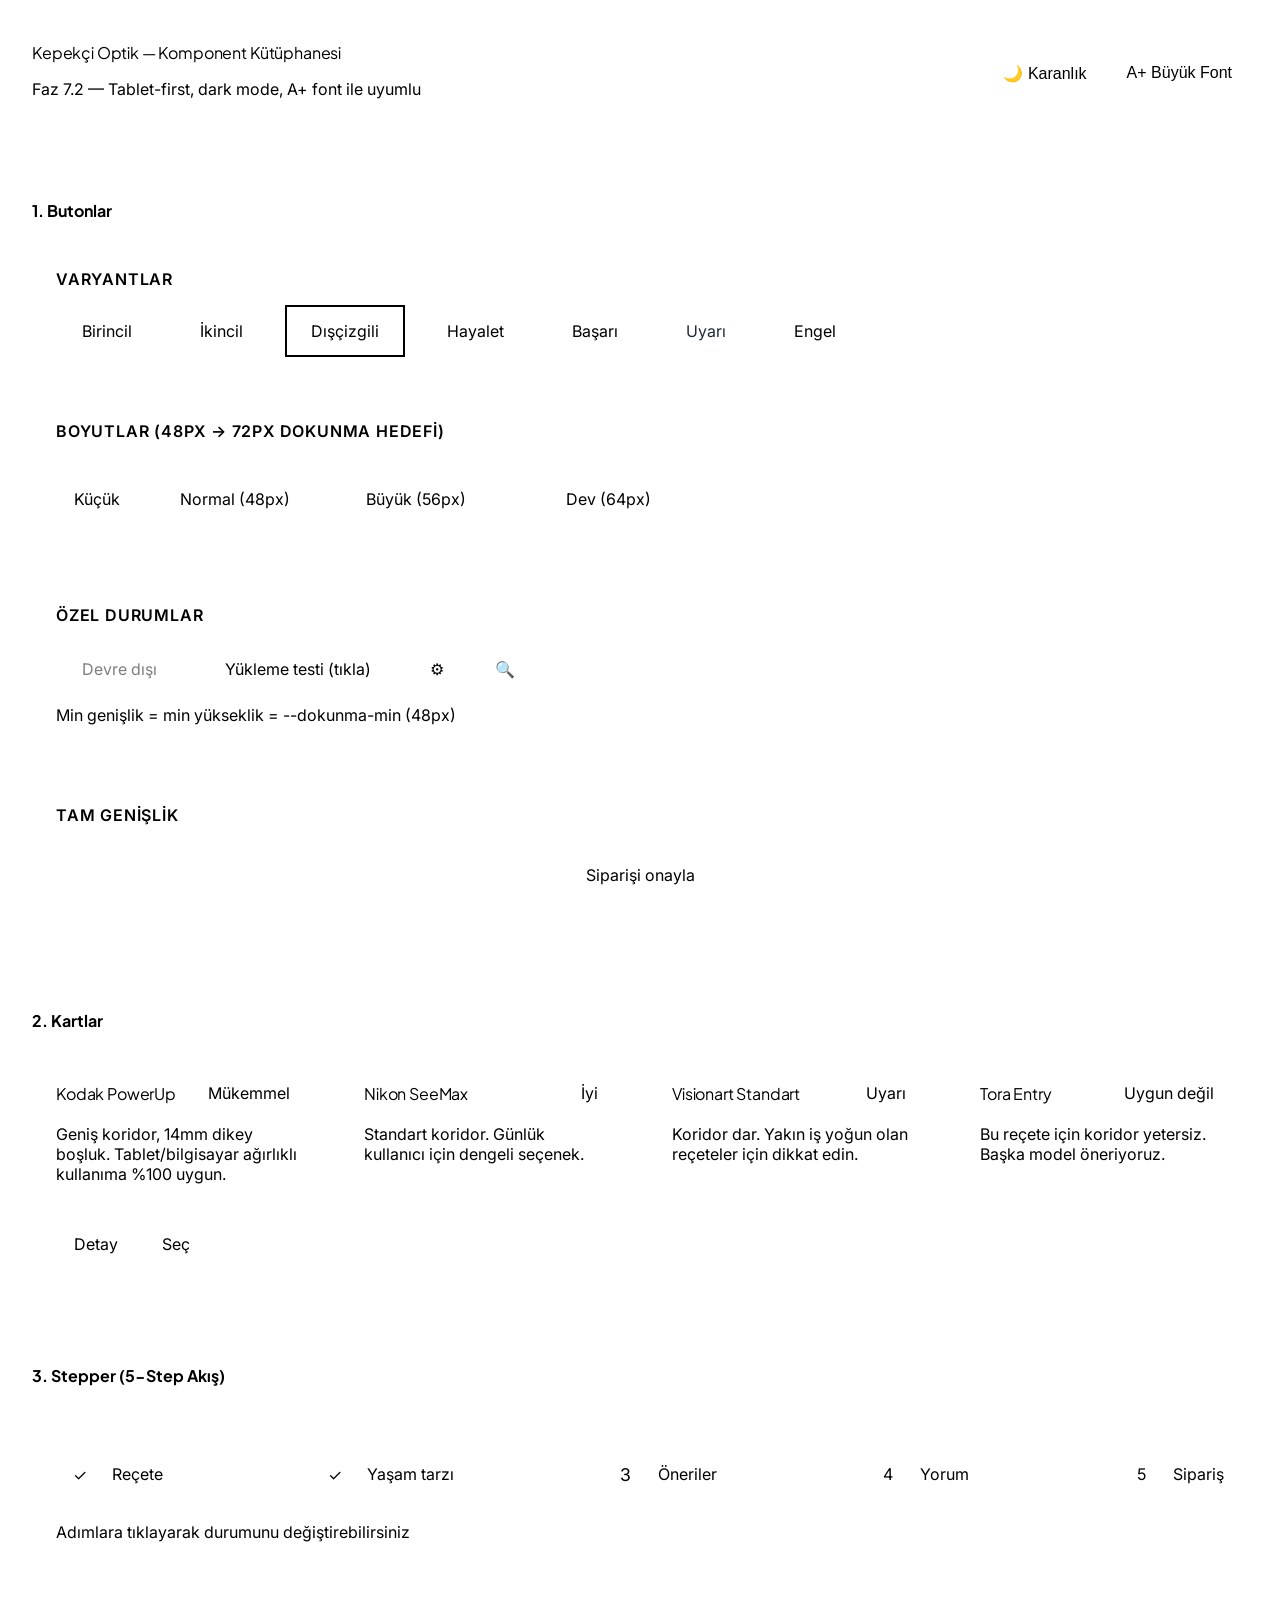
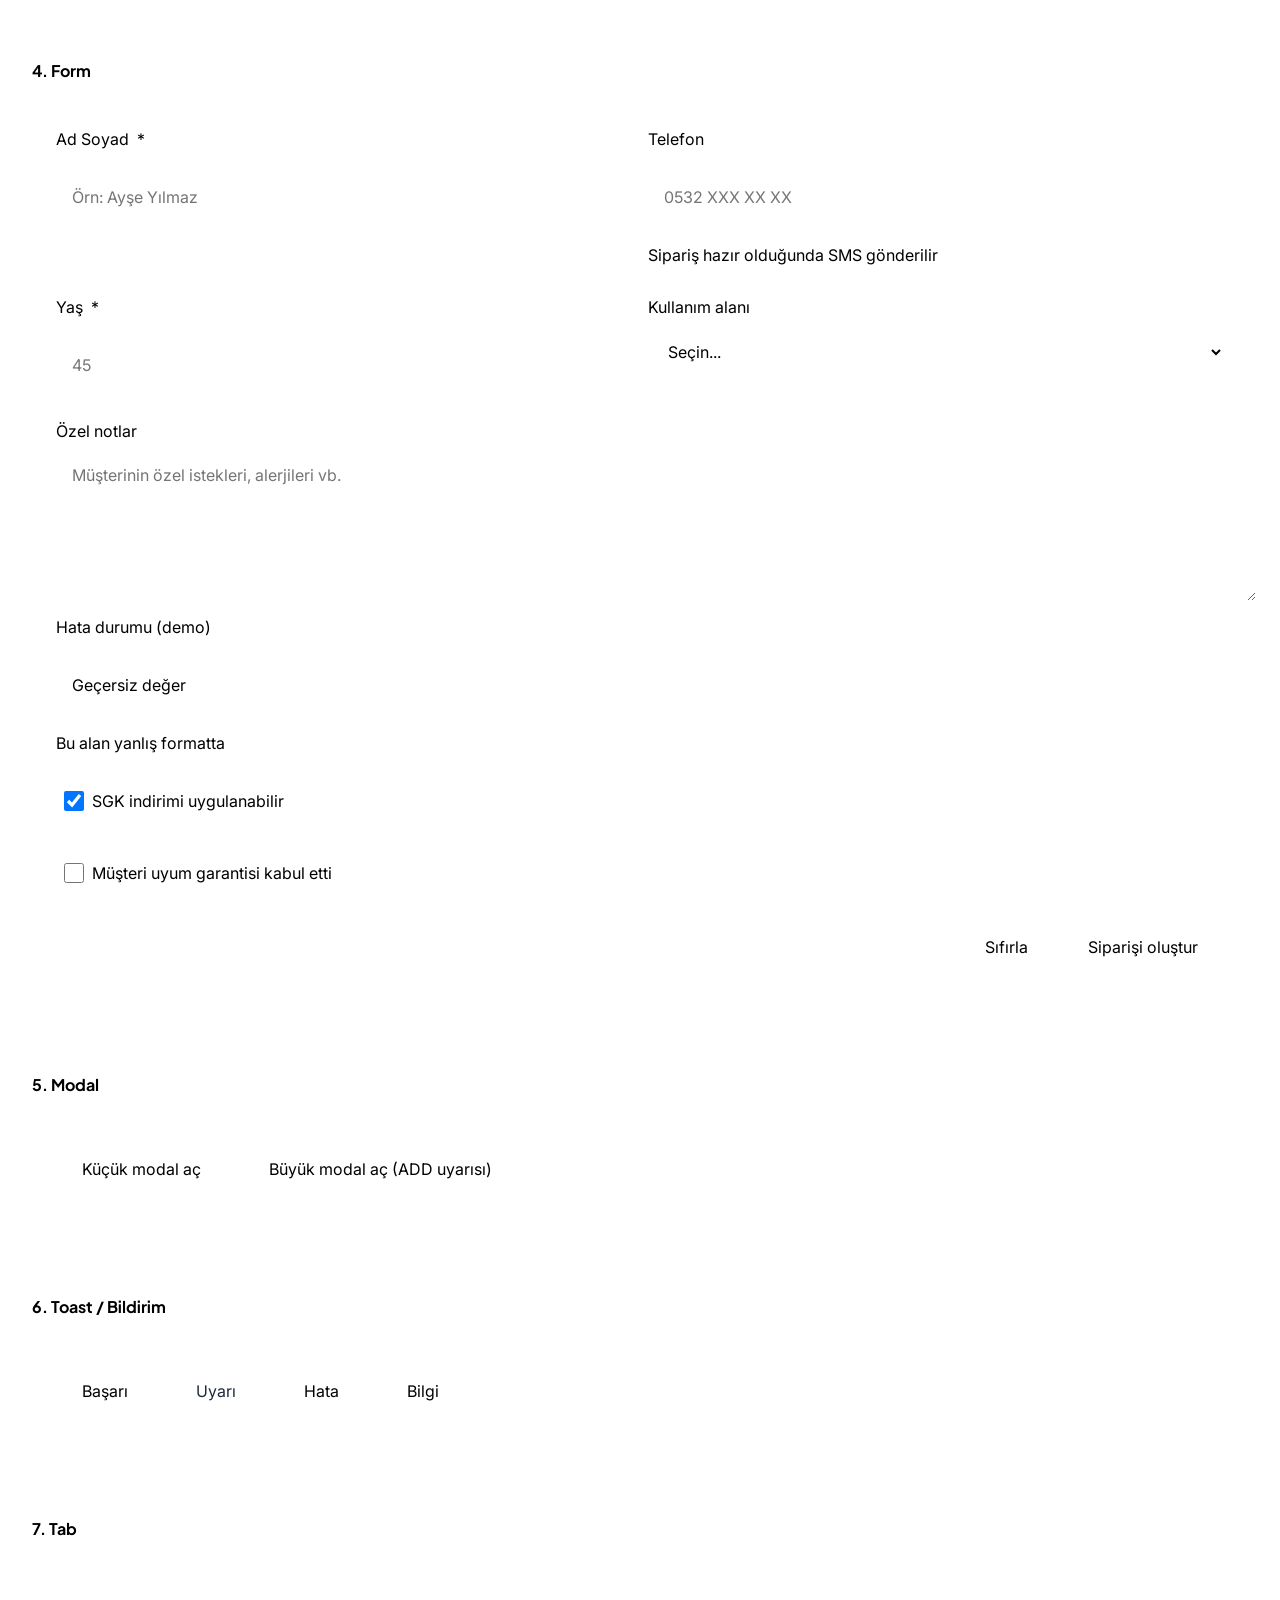
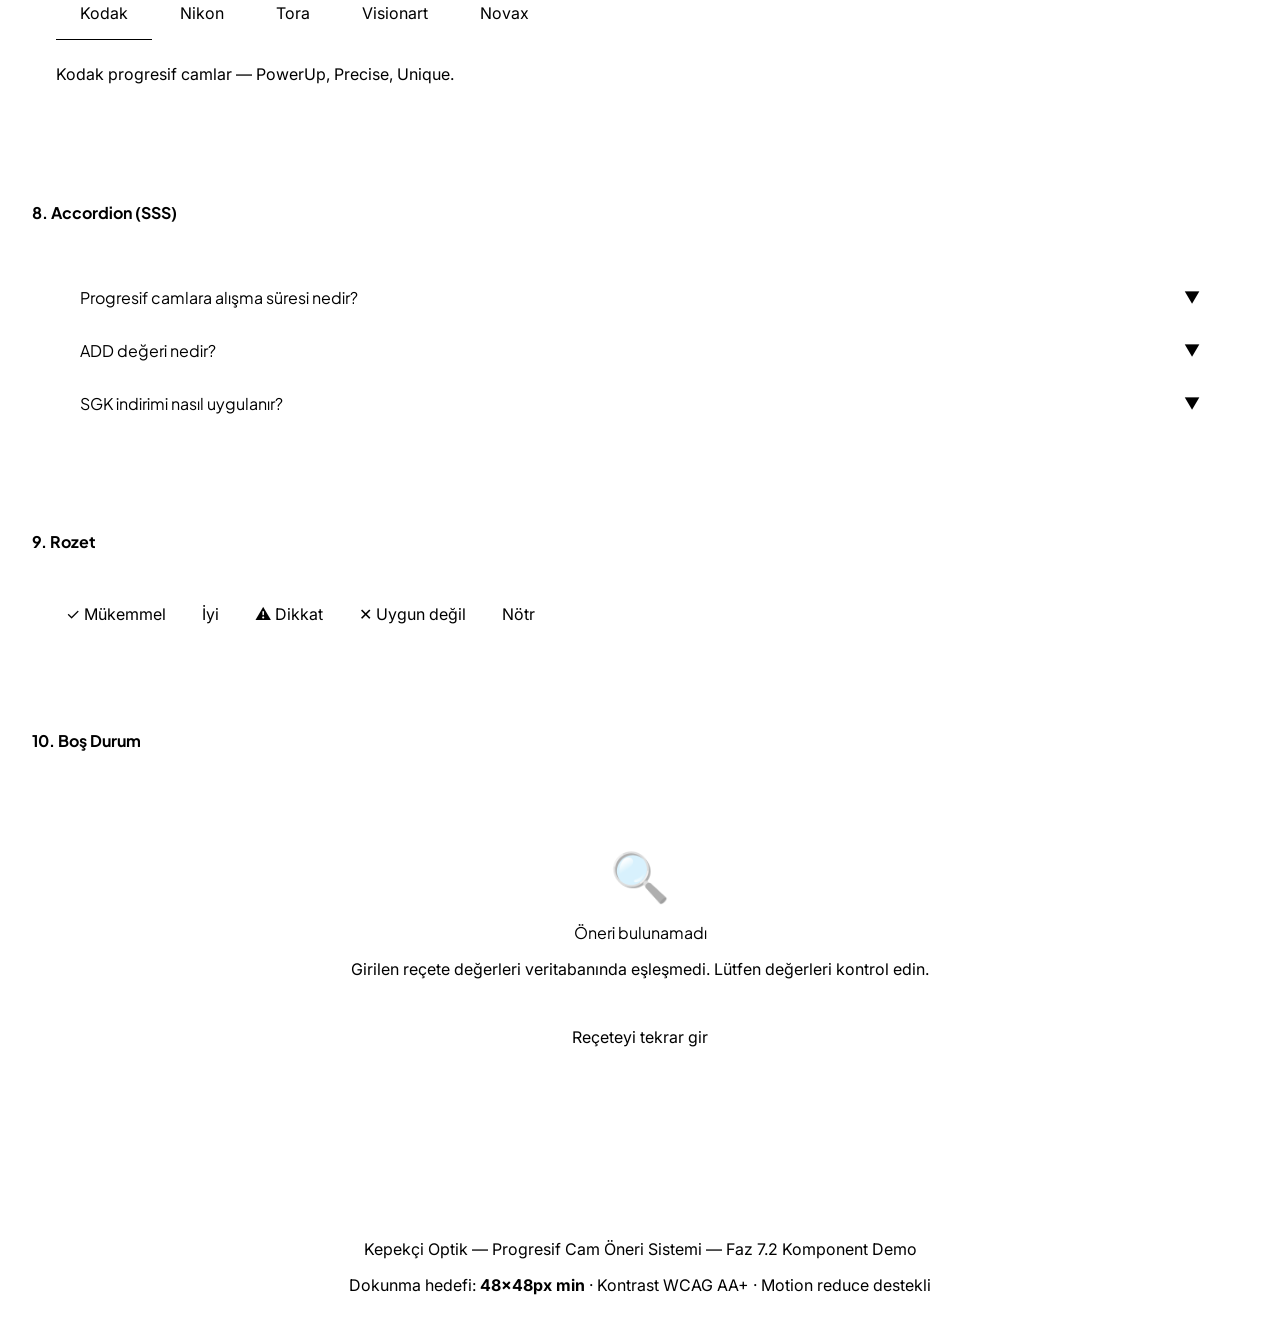
<file: progresif-oneri/components-demo.html>
<!DOCTYPE html>
<html lang="tr">
<head>
  <meta charset="UTF-8">
  <meta name="viewport" content="width=device-width, initial-scale=1.0">
  <title>Kepekçi Optik — Komponent Demo (Faz 7.2)</title>
  <meta name="theme-color" content="#1a1a2e">
  <link rel="stylesheet" href="css/design-tokens.css">
  <link rel="stylesheet" href="css/components.css">
  <style>
    /* Demo sayfasına özel (sadece demo için) */
    body {
      background: var(--yuzey-ikincil);
      color: var(--yuzey-govde);
      margin: 0;
      padding: 0;
      font-family: var(--font-govde);
      transition: background 200ms ease;
    }
    .demo-sayfa {
      max-width: 1280px;
      margin: 0 auto;
      padding: var(--bosluk-xl);
    }
    .demo-ust {
      display: flex;
      align-items: center;
      justify-content: space-between;
      flex-wrap: wrap;
      gap: var(--bosluk-md);
      margin-bottom: var(--bosluk-2xl);
      padding-bottom: var(--bosluk-lg);
      border-bottom: 1px solid var(--yuzey-sinir);
    }
    .demo-bolum {
      margin-bottom: var(--bosluk-3xl);
    }
    .demo-bolum h2 {
      font-family: var(--font-baslik);
      font-size: var(--font-size-2xl);
      font-weight: 700;
      color: var(--yuzey-govde);
      margin-bottom: var(--bosluk-md);
      padding-bottom: var(--bosluk-sm);
      border-bottom: 2px solid var(--color-primary);
      display: inline-block;
    }
    .demo-alt {
      background: var(--yuzey-bg);
      border: 1px solid var(--yuzey-sinir);
      border-radius: var(--radius-lg);
      padding: var(--bosluk-lg);
      margin-bottom: var(--bosluk-md);
    }
    .demo-alt-baslik {
      font-size: var(--font-size-sm);
      color: var(--yuzey-govde-soluk);
      text-transform: uppercase;
      letter-spacing: 0.05em;
      margin-bottom: var(--bosluk-md);
      font-weight: 600;
    }
    .demo-satir {
      display: flex;
      flex-wrap: wrap;
      gap: var(--bosluk-md);
      align-items: center;
    }
    .demo-etiket {
      font-size: var(--font-size-sm);
      color: var(--yuzey-govde-soluk);
      margin-top: var(--bosluk-sm);
    }
  </style>
</head>
<body>
  <div class="kp-toast-alan" id="toastAlan" role="region" aria-live="polite" aria-label="Bildirimler"></div>

  <main class="demo-sayfa">
    <header class="demo-ust">
      <div>
        <h1 class="kp-h2">Kepekçi Optik — Komponent Kütüphanesi</h1>
        <p class="kp-p kp-p-soluk">Faz 7.2 — Tablet-first, dark mode, A+ font ile uyumlu</p>
      </div>
      <div class="kp-tema-toggle" role="group" aria-label="Görünüm tercihleri">
        <button id="temaDugme" aria-pressed="false" aria-label="Karanlık moda geç">🌙 Karanlık</button>
        <button id="fontDugme" aria-pressed="false" aria-label="Büyük fonta geç">A+ Büyük Font</button>
      </div>
    </header>

    <!-- ================ 1. BUTONLAR ================ -->
    <section class="demo-bolum" aria-labelledby="h-butonlar">
      <h2 id="h-butonlar">1. Butonlar</h2>

      <div class="demo-alt">
        <div class="demo-alt-baslik">Varyantlar</div>
        <div class="demo-satir">
          <button class="kp-btn">Birincil</button>
          <button class="kp-btn kp-btn-ikincil">İkincil</button>
          <button class="kp-btn kp-btn-disline">Dışçizgili</button>
          <button class="kp-btn kp-btn-hayalet">Hayalet</button>
          <button class="kp-btn kp-btn-basari">Başarı</button>
          <button class="kp-btn kp-btn-uyar">Uyarı</button>
          <button class="kp-btn kp-btn-engel">Engel</button>
        </div>
      </div>

      <div class="demo-alt">
        <div class="demo-alt-baslik">Boyutlar (48px → 72px dokunma hedefi)</div>
        <div class="demo-satir">
          <button class="kp-btn kp-btn-kucuk">Küçük</button>
          <button class="kp-btn">Normal (48px)</button>
          <button class="kp-btn kp-btn-buyuk">Büyük (56px)</button>
          <button class="kp-btn kp-btn-dev">Dev (64px)</button>
        </div>
      </div>

      <div class="demo-alt">
        <div class="demo-alt-baslik">Özel durumlar</div>
        <div class="demo-satir">
          <button class="kp-btn" disabled>Devre dışı</button>
          <button class="kp-btn" id="yukDugme">Yükleme testi (tıkla)</button>
          <button class="kp-btn kp-btn-ikon" aria-label="Ayarlar">⚙</button>
          <button class="kp-btn kp-btn-ikon kp-btn-buyuk" aria-label="Ara">🔍</button>
        </div>
        <p class="demo-etiket">Min genişlik = min yükseklik = --dokunma-min (48px)</p>
      </div>

      <div class="demo-alt">
        <div class="demo-alt-baslik">Tam genişlik</div>
        <button class="kp-btn kp-btn-tamgenislik kp-btn-buyuk">Siparişi onayla</button>
      </div>
    </section>

    <!-- ================ 2. KARTLAR ================ -->
    <section class="demo-bolum" aria-labelledby="h-kartlar">
      <h2 id="h-kartlar">2. Kartlar</h2>

      <div class="kp-grid kp-grid-oto">
        <article class="kp-kart kp-kart-sol-vurgu kp-kart-mukemmel">
          <div class="kp-kart-baslik">
            <h3 class="kp-h4">Kodak PowerUp</h3>
            <span class="kp-rozet kp-rozet-mukemmel">Mükemmel</span>
          </div>
          <div class="kp-kart-govde">
            <p class="kp-p">Geniş koridor, 14mm dikey boşluk. Tablet/bilgisayar ağırlıklı kullanıma %100 uygun.</p>
          </div>
          <div class="kp-kart-altlik">
            <button class="kp-btn kp-btn-kucuk">Detay</button>
            <button class="kp-btn kp-btn-kucuk kp-btn-basari">Seç</button>
          </div>
        </article>

        <article class="kp-kart kp-kart-sol-vurgu kp-kart-iyi kp-kart-tiklanabilir" tabindex="0">
          <div class="kp-kart-baslik">
            <h3 class="kp-h4">Nikon SeeMax</h3>
            <span class="kp-rozet kp-rozet-iyi">İyi</span>
          </div>
          <div class="kp-kart-govde">
            <p class="kp-p">Standart koridor. Günlük kullanıcı için dengeli seçenek.</p>
          </div>
        </article>

        <article class="kp-kart kp-kart-sol-vurgu kp-kart-uyar">
          <div class="kp-kart-baslik">
            <h3 class="kp-h4">Visionart Standart</h3>
            <span class="kp-rozet kp-rozet-uyar">Uyarı</span>
          </div>
          <div class="kp-kart-govde">
            <p class="kp-p">Koridor dar. Yakın iş yoğun olan reçeteler için dikkat edin.</p>
          </div>
        </article>

        <article class="kp-kart kp-kart-sol-vurgu kp-kart-engel">
          <div class="kp-kart-baslik">
            <h3 class="kp-h4">Tora Entry</h3>
            <span class="kp-rozet kp-rozet-engel">Uygun değil</span>
          </div>
          <div class="kp-kart-govde">
            <p class="kp-p">Bu reçete için koridor yetersiz. Başka model öneriyoruz.</p>
          </div>
        </article>
      </div>
    </section>

    <!-- ================ 3. STEPPER (5-step) ================ -->
    <section class="demo-bolum" aria-labelledby="h-stepper">
      <h2 id="h-stepper">3. Stepper (5-Step Akış)</h2>

      <div class="demo-alt">
        <ol class="kp-stepper" id="demoStepper" role="list" aria-label="Sipariş akışı">
          <li class="kp-step" data-durum="tamam">
            <button class="kp-step-dugme" data-adim="1" aria-label="1. adım — Reçete">
              <span class="kp-step-numara">1</span>
            </button>
            <span class="kp-step-etiket">Reçete</span>
          </li>
          <span class="kp-step-cizgi" data-tamam="true"></span>
          <li class="kp-step" data-durum="tamam">
            <button class="kp-step-dugme" data-adim="2" aria-label="2. adım — Yaşam">
              <span class="kp-step-numara">2</span>
            </button>
            <span class="kp-step-etiket">Yaşam tarzı</span>
          </li>
          <span class="kp-step-cizgi" data-tamam="true"></span>
          <li class="kp-step" data-durum="aktif">
            <button class="kp-step-dugme" data-adim="3" aria-current="step" aria-label="3. adım — Öneriler">
              <span class="kp-step-numara">3</span>
            </button>
            <span class="kp-step-etiket">Öneriler</span>
          </li>
          <span class="kp-step-cizgi"></span>
          <li class="kp-step" data-durum="bekle">
            <button class="kp-step-dugme" data-adim="4" aria-label="4. adım — Yorum">
              <span class="kp-step-numara">4</span>
            </button>
            <span class="kp-step-etiket">Yorum</span>
          </li>
          <span class="kp-step-cizgi"></span>
          <li class="kp-step" data-durum="bekle">
            <button class="kp-step-dugme" data-adim="5" aria-label="5. adım — Sipariş">
              <span class="kp-step-numara">5</span>
            </button>
            <span class="kp-step-etiket">Sipariş</span>
          </li>
        </ol>
        <p class="demo-etiket">Adımlara tıklayarak durumunu değiştirebilirsiniz</p>
      </div>
    </section>

    <!-- ================ 4. FORM ================ -->
    <section class="demo-bolum" aria-labelledby="h-form">
      <h2 id="h-form">4. Form</h2>

      <form class="demo-alt" onsubmit="event.preventDefault(); toastGoster('basari', 'Form gönderildi', 'Tüm alanlar geçerli');">
        <div class="kp-grid kp-grid-2">
          <div class="kp-alan">
            <label class="kp-label" for="ad">Ad Soyad <span class="kp-zorunlu" aria-hidden="true">*</span></label>
            <input id="ad" class="kp-input" type="text" required placeholder="Örn: Ayşe Yılmaz" autocomplete="name">
          </div>
          <div class="kp-alan">
            <label class="kp-label" for="tel">Telefon</label>
            <input id="tel" class="kp-input" type="tel" placeholder="0532 XXX XX XX" autocomplete="tel">
            <span class="kp-yardim">Sipariş hazır olduğunda SMS gönderilir</span>
          </div>
          <div class="kp-alan">
            <label class="kp-label" for="yas">Yaş <span class="kp-zorunlu" aria-hidden="true">*</span></label>
            <input id="yas" class="kp-input" type="number" min="40" max="100" required placeholder="45">
          </div>
          <div class="kp-alan">
            <label class="kp-label" for="kullanim">Kullanım alanı</label>
            <select id="kullanim" class="kp-select">
              <option value="">Seçin...</option>
              <option value="ofis">Ofis / bilgisayar</option>
              <option value="surus">Araç kullanımı</option>
              <option value="spor">Spor aktif yaşam</option>
              <option value="gunluk">Günlük kullanım</option>
            </select>
          </div>
        </div>

        <div class="kp-alan">
          <label class="kp-label" for="notlar">Özel notlar</label>
          <textarea id="notlar" class="kp-textarea" placeholder="Müşterinin özel istekleri, alerjileri vb."></textarea>
        </div>

        <div class="kp-alan">
          <label class="kp-label" for="hataliAlan">Hata durumu (demo)</label>
          <input id="hataliAlan" class="kp-input" type="text" aria-invalid="true" value="Geçersiz değer">
          <span class="kp-hata" role="alert">Bu alan yanlış formatta</span>
        </div>

        <div class="kp-alan">
          <label class="kp-secim">
            <input type="checkbox" checked>
            <span>SGK indirimi uygulanabilir</span>
          </label>
          <label class="kp-secim">
            <input type="checkbox">
            <span>Müşteri uyum garantisi kabul etti</span>
          </label>
        </div>

        <div style="display:flex; gap: var(--bosluk-sm); justify-content: flex-end;">
          <button type="reset" class="kp-btn kp-btn-ikincil">Sıfırla</button>
          <button type="submit" class="kp-btn kp-btn-basari">Siparişi oluştur</button>
        </div>
      </form>
    </section>

    <!-- ================ 5. MODAL ================ -->
    <section class="demo-bolum" aria-labelledby="h-modal">
      <h2 id="h-modal">5. Modal</h2>
      <div class="demo-alt">
        <div class="demo-satir">
          <button class="kp-btn" id="modalAc">Küçük modal aç</button>
          <button class="kp-btn kp-btn-ikincil" id="modalBuyukAc">Büyük modal aç (ADD uyarısı)</button>
        </div>
      </div>
    </section>

    <!-- ================ 6. TOAST ================ -->
    <section class="demo-bolum" aria-labelledby="h-toast">
      <h2 id="h-toast">6. Toast / Bildirim</h2>
      <div class="demo-alt">
        <div class="demo-satir">
          <button class="kp-btn kp-btn-basari" onclick="toastGoster('basari', 'Kayıt tamam', 'Sipariş veritabanına yazıldı')">Başarı</button>
          <button class="kp-btn kp-btn-uyar" onclick="toastGoster('uyar', 'Dikkat', 'Reçete tarihi 1 yıldan eski')">Uyarı</button>
          <button class="kp-btn kp-btn-engel" onclick="toastGoster('hata', 'Hata', 'ADD değeri geçersiz (0.75-3.50 aralığı)')">Hata</button>
          <button class="kp-btn kp-btn-ikincil" onclick="toastGoster('bilgi', 'Bilgi', 'SGK indirimi otomatik hesaplandı')">Bilgi</button>
        </div>
      </div>
    </section>

    <!-- ================ 7. TAB ================ -->
    <section class="demo-bolum" aria-labelledby="h-tab">
      <h2 id="h-tab">7. Tab</h2>
      <div class="demo-alt">
        <div role="tablist" class="kp-tab-liste" aria-label="Cam kategorileri">
          <button role="tab" class="kp-tab" aria-selected="true" aria-controls="panel1" id="tab1">Kodak</button>
          <button role="tab" class="kp-tab" aria-selected="false" aria-controls="panel2" id="tab2" tabindex="-1">Nikon</button>
          <button role="tab" class="kp-tab" aria-selected="false" aria-controls="panel3" id="tab3" tabindex="-1">Tora</button>
          <button role="tab" class="kp-tab" aria-selected="false" aria-controls="panel4" id="tab4" tabindex="-1">Visionart</button>
          <button role="tab" class="kp-tab" aria-selected="false" aria-controls="panel5" id="tab5" tabindex="-1">Novax</button>
        </div>
        <div role="tabpanel" id="panel1" class="kp-tab-panel" aria-labelledby="tab1">
          <p class="kp-p">Kodak progresif camlar — PowerUp, Precise, Unique.</p>
        </div>
        <div role="tabpanel" id="panel2" class="kp-tab-panel" aria-labelledby="tab2" hidden>
          <p class="kp-p">Nikon SeeMax, Presio, Home &amp; Office.</p>
        </div>
        <div role="tabpanel" id="panel3" class="kp-tab-panel" aria-labelledby="tab3" hidden>
          <p class="kp-p">Tora Premium, Standard, Driver.</p>
        </div>
        <div role="tabpanel" id="panel4" class="kp-tab-panel" aria-labelledby="tab4" hidden>
          <p class="kp-p">Visionart Premium, Active, Office.</p>
        </div>
        <div role="tabpanel" id="panel5" class="kp-tab-panel" aria-labelledby="tab5" hidden>
          <p class="kp-p">Novax Premium, Classic, Drive, BLUV.</p>
        </div>
      </div>
    </section>

    <!-- ================ 8. ACCORDION ================ -->
    <section class="demo-bolum" aria-labelledby="h-accordion">
      <h2 id="h-accordion">8. Accordion (SSS)</h2>
      <div class="demo-alt">
        <div class="kp-accordion">
          <div class="kp-accordion-oge">
            <button class="kp-accordion-baslik" aria-expanded="false" aria-controls="acc1">
              <span>Progresif camlara alışma süresi nedir?</span>
              <span class="kp-accordion-ok" aria-hidden="true">▼</span>
            </button>
            <div id="acc1" class="kp-accordion-icerik" hidden>
              <p class="kp-p">Çoğu kullanıcı 1-2 hafta içinde tam alışır. İlk günler baş dönmesi normaldir.</p>
            </div>
          </div>
          <div class="kp-accordion-oge">
            <button class="kp-accordion-baslik" aria-expanded="false" aria-controls="acc2">
              <span>ADD değeri nedir?</span>
              <span class="kp-accordion-ok" aria-hidden="true">▼</span>
            </button>
            <div id="acc2" class="kp-accordion-icerik" hidden>
              <p class="kp-p">ADD (Addition), yakın görüşü sağlayan ek diyoptridir. 0.75-3.50 arası normaldir.</p>
            </div>
          </div>
          <div class="kp-accordion-oge">
            <button class="kp-accordion-baslik" aria-expanded="false" aria-controls="acc3">
              <span>SGK indirimi nasıl uygulanır?</span>
              <span class="kp-accordion-ok" aria-hidden="true">▼</span>
            </button>
            <div id="acc3" class="kp-accordion-icerik" hidden>
              <p class="kp-p">2 yılda bir SGK progresif cam masrafına katkı sağlar. Reçete tarihinden sonra 3 ay içinde işleme alınmalı.</p>
            </div>
          </div>
        </div>
      </div>
    </section>

    <!-- ================ 9. ROZET ================ -->
    <section class="demo-bolum" aria-labelledby="h-rozet">
      <h2 id="h-rozet">9. Rozet</h2>
      <div class="demo-alt">
        <div class="demo-satir">
          <span class="kp-rozet kp-rozet-mukemmel">✓ Mükemmel</span>
          <span class="kp-rozet kp-rozet-iyi">İyi</span>
          <span class="kp-rozet kp-rozet-uyar">⚠ Dikkat</span>
          <span class="kp-rozet kp-rozet-engel">✕ Uygun değil</span>
          <span class="kp-rozet">Nötr</span>
        </div>
      </div>
    </section>

    <!-- ================ 10. BOŞ DURUM ================ -->
    <section class="demo-bolum" aria-labelledby="h-bos">
      <h2 id="h-bos">10. Boş Durum</h2>
      <div class="demo-alt">
        <div class="kp-bos">
          <div class="kp-bos-ikon" aria-hidden="true">🔍</div>
          <div class="kp-bos-baslik">Öneri bulunamadı</div>
          <p class="kp-p kp-p-soluk">Girilen reçete değerleri veritabanında eşleşmedi. Lütfen değerleri kontrol edin.</p>
          <button class="kp-btn kp-btn-ikincil kp-mt-md">Reçeteyi tekrar gir</button>
        </div>
      </div>
    </section>

    <footer style="margin-top: var(--bosluk-3xl); padding-top: var(--bosluk-lg); border-top: 1px solid var(--yuzey-sinir); text-align: center; color: var(--yuzey-govde-soluk); font-size: var(--font-size-sm);">
      <p>Kepekçi Optik — Progresif Cam Öneri Sistemi — Faz 7.2 Komponent Demo</p>
      <p>Dokunma hedefi: <strong>48×48px min</strong> · Kontrast WCAG AA+ · Motion reduce destekli</p>
    </footer>
  </main>

  <!-- Modal template -->
  <div class="kp-modal-ortu" id="kucukModal" hidden role="dialog" aria-modal="true" aria-labelledby="kucukModalBaslik">
    <div class="kp-modal">
      <div class="kp-modal-baslik">
        <h3 class="kp-h3" id="kucukModalBaslik">Onay gerekli</h3>
        <button class="kp-modal-kapat" aria-label="Modalı kapat" data-modal-kapat="kucukModal">✕</button>
      </div>
      <div class="kp-modal-govde">
        <p class="kp-p">Siparişi onayladığınızda SGK başvurusu otomatik oluşturulacak. Devam etmek istiyor musunuz?</p>
      </div>
      <div class="kp-modal-altlik">
        <button class="kp-btn kp-btn-ikincil" data-modal-kapat="kucukModal">Vazgeç</button>
        <button class="kp-btn kp-btn-basari" data-modal-kapat="kucukModal">Onayla</button>
      </div>
    </div>
  </div>

  <div class="kp-modal-ortu" id="buyukModal" hidden role="dialog" aria-modal="true" aria-labelledby="buyukModalBaslik">
    <div class="kp-modal kp-modal-buyuk">
      <div class="kp-modal-baslik">
        <h3 class="kp-h3" id="buyukModalBaslik">⚠ ADD değeri dikkat</h3>
        <button class="kp-modal-kapat" aria-label="Modalı kapat" data-modal-kapat="buyukModal">✕</button>
      </div>
      <div class="kp-modal-govde">
        <p class="kp-p">Girilen ADD değeri <strong>4.25</strong>. Standart aralık 0.75-3.50 arasıdır.</p>
        <p class="kp-p">Bu değerlerle özel üretim gerekebilir. Devam etmek için reçeteyi kontrol edin veya 3.50'ye sınırlandıralım.</p>
        <ul style="padding-left: var(--bosluk-lg); line-height: var(--line-height);">
          <li>Reçete orijinalini kontrol edin</li>
          <li>Doktorla teyit alın</li>
          <li>Özel üretim maliyetini hesaba katın</li>
        </ul>
      </div>
      <div class="kp-modal-altlik">
        <button class="kp-btn kp-btn-ikincil" data-modal-kapat="buyukModal">Reçeteyi düzenle</button>
        <button class="kp-btn kp-btn-uyar" data-modal-kapat="buyukModal">3.50'ye sabitle</button>
      </div>
    </div>
  </div>

  <script>
  (function(){
    'use strict';

    // ===== Tema & Font toggle (localStorage ile kalıcı) =====
    const temaDugme = document.getElementById('temaDugme');
    const fontDugme = document.getElementById('fontDugme');
    const html = document.documentElement;

    // Başlangıç durumu
    const kayitliTema = localStorage.getItem('kp-tema') || 'light';
    const kayitliFont = localStorage.getItem('kp-font') || 'normal';
    if (kayitliTema === 'dark') {
      html.setAttribute('data-theme', 'dark');
      temaDugme.setAttribute('aria-pressed', 'true');
      temaDugme.textContent = '☀ Açık';
    }
    if (kayitliFont === 'large') {
      html.setAttribute('data-font', 'large');
      fontDugme.setAttribute('aria-pressed', 'true');
      fontDugme.textContent = 'A Normal font';
    }

    temaDugme.addEventListener('click', () => {
      const koyu = html.getAttribute('data-theme') === 'dark';
      if (koyu) {
        html.removeAttribute('data-theme');
        temaDugme.setAttribute('aria-pressed', 'false');
        temaDugme.textContent = '🌙 Karanlık';
        localStorage.setItem('kp-tema', 'light');
      } else {
        html.setAttribute('data-theme', 'dark');
        temaDugme.setAttribute('aria-pressed', 'true');
        temaDugme.textContent = '☀ Açık';
        localStorage.setItem('kp-tema', 'dark');
      }
    });

    fontDugme.addEventListener('click', () => {
      const buyuk = html.getAttribute('data-font') === 'large';
      if (buyuk) {
        html.removeAttribute('data-font');
        fontDugme.setAttribute('aria-pressed', 'false');
        fontDugme.textContent = 'A+ Büyük Font';
        localStorage.setItem('kp-font', 'normal');
      } else {
        html.setAttribute('data-font', 'large');
        fontDugme.setAttribute('aria-pressed', 'true');
        fontDugme.textContent = 'A Normal font';
        localStorage.setItem('kp-font', 'large');
      }
    });

    // ===== Toast =====
    window.toastGoster = function(tip, baslik, mesaj) {
      const alan = document.getElementById('toastAlan');
      const toast = document.createElement('div');
      toast.className = 'kp-toast kp-toast-' + tip;
      toast.setAttribute('role', tip === 'hata' ? 'alert' : 'status');
      toast.innerHTML = `
        <div class="kp-toast-icerik">
          <div class="kp-toast-baslik"></div>
          <div class="kp-toast-mesaj"></div>
        </div>
        <button class="kp-toast-kapat" aria-label="Bildirimi kapat">✕</button>
      `;
      toast.querySelector('.kp-toast-baslik').textContent = baslik;
      toast.querySelector('.kp-toast-mesaj').textContent = mesaj;
      const kapat = () => {
        toast.classList.add('kp-toast-cikis');
        setTimeout(() => toast.remove(), 250);
      };
      toast.querySelector('.kp-toast-kapat').addEventListener('click', kapat);
      alan.appendChild(toast);
      setTimeout(kapat, 5000);
    };

    // ===== Modal (focus trap + Escape) =====
    function modalAc(id) {
      const modal = document.getElementById(id);
      if (!modal) return;
      modal.hidden = false;
      modal._oncekiOdak = document.activeElement;
      const odaklanabilir = modal.querySelectorAll('button, [href], input, select, textarea, [tabindex]:not([tabindex="-1"])');
      if (odaklanabilir.length) odaklanabilir[0].focus();
      document.body.style.overflow = 'hidden';
    }
    function modalKapat(id) {
      const modal = document.getElementById(id);
      if (!modal) return;
      modal.hidden = true;
      document.body.style.overflow = '';
      if (modal._oncekiOdak) modal._oncekiOdak.focus();
    }
    document.getElementById('modalAc').addEventListener('click', () => modalAc('kucukModal'));
    document.getElementById('modalBuyukAc').addEventListener('click', () => modalAc('buyukModal'));
    document.querySelectorAll('[data-modal-kapat]').forEach(btn => {
      btn.addEventListener('click', () => modalKapat(btn.dataset.modalKapat));
    });
    document.querySelectorAll('.kp-modal-ortu').forEach(ortu => {
      ortu.addEventListener('click', e => {
        if (e.target === ortu) modalKapat(ortu.id);
      });
    });
    document.addEventListener('keydown', e => {
      if (e.key === 'Escape') {
        document.querySelectorAll('.kp-modal-ortu:not([hidden])').forEach(m => modalKapat(m.id));
      }
    });

    // ===== Stepper =====
    const stepper = document.getElementById('demoStepper');
    stepper.querySelectorAll('.kp-step-dugme').forEach(btn => {
      btn.addEventListener('click', () => {
        const step = btn.closest('.kp-step');
        const durumlar = ['bekle', 'aktif', 'tamam'];
        const mevcut = step.dataset.durum;
        const yeniIndex = (durumlar.indexOf(mevcut) + 1) % 3;
        step.dataset.durum = durumlar[yeniIndex];
        if (durumlar[yeniIndex] === 'aktif') {
          btn.setAttribute('aria-current', 'step');
        } else {
          btn.removeAttribute('aria-current');
        }
      });
    });

    // ===== Tab =====
    document.querySelectorAll('[role="tablist"]').forEach(liste => {
      const tabler = liste.querySelectorAll('[role="tab"]');
      tabler.forEach(tab => {
        tab.addEventListener('click', () => {
          tabler.forEach(t => {
            t.setAttribute('aria-selected', 'false');
            t.tabIndex = -1;
            const panel = document.getElementById(t.getAttribute('aria-controls'));
            if (panel) panel.hidden = true;
          });
          tab.setAttribute('aria-selected', 'true');
          tab.tabIndex = 0;
          const panel = document.getElementById(tab.getAttribute('aria-controls'));
          if (panel) panel.hidden = false;
        });
        tab.addEventListener('keydown', e => {
          let hedef = null;
          if (e.key === 'ArrowRight') hedef = tab.nextElementSibling;
          if (e.key === 'ArrowLeft') hedef = tab.previousElementSibling;
          if (e.key === 'Home') hedef = tabler[0];
          if (e.key === 'End') hedef = tabler[tabler.length - 1];
          if (hedef && hedef.getAttribute && hedef.getAttribute('role') === 'tab') {
            e.preventDefault();
            hedef.focus();
            hedef.click();
          }
        });
      });
    });

    // ===== Accordion =====
    document.querySelectorAll('.kp-accordion-baslik').forEach(btn => {
      btn.addEventListener('click', () => {
        const acik = btn.getAttribute('aria-expanded') === 'true';
        btn.setAttribute('aria-expanded', String(!acik));
        const icerik = document.getElementById(btn.getAttribute('aria-controls'));
        if (icerik) icerik.hidden = acik;
      });
    });

    // ===== Yukleme dugmesi (demo) =====
    document.getElementById('yukDugme').addEventListener('click', function() {
      this.setAttribute('data-yukleniyor', 'true');
      setTimeout(() => {
        this.removeAttribute('data-yukleniyor');
        toastGoster('basari', 'Tamam', 'Yükleme simülasyonu bitti');
      }, 2000);
    });
  })();
  </script>
</body>
</html>
</file>
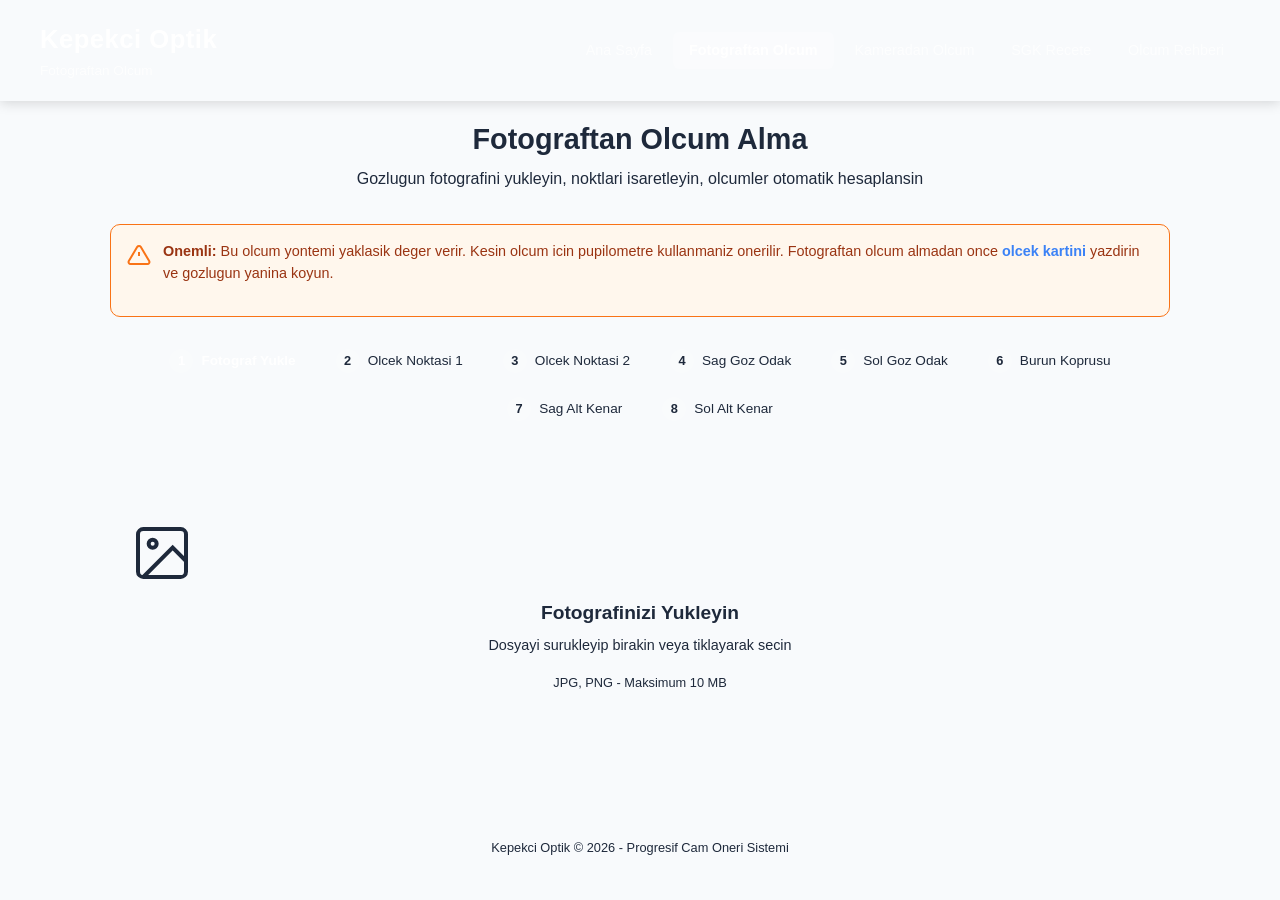
<file: progresif-oneri/foto-olcum.html>
<!DOCTYPE html>
<html lang="tr">
<head>
  <meta charset="UTF-8" />
  <meta name="viewport" content="width=device-width, initial-scale=1.0" />
  <title>Fotograftan Olcum - Kepekci Optik</title>
  <link rel="stylesheet" href="css/style.css" />
  <link rel="stylesheet" href="css/design-tokens.css" />
  <link rel="stylesheet" href="css/components.css" />
  <script src="js/hata-izle.js"></script>
  <style>
    /* Header stili (index.html ile ayni) */
    .header {
      background: linear-gradient(135deg, var(--primary-dark) 0%, var(--primary) 50%, var(--primary-light) 100%);
      color: #ffffff;
      padding: 1.2rem 1.5rem;
      box-shadow: 0 2px 12px rgba(0, 0, 0, 0.15);
      position: sticky;
      top: 0;
      z-index: 100;
    }
    .header__inner {
      max-width: 1200px;
      margin: 0 auto;
      display: flex;
      align-items: center;
      justify-content: space-between;
      flex-wrap: wrap;
      gap: 0.8rem;
    }
    .header__brand { display: flex; flex-direction: column; }
    .header__title { font-size: 1.6rem; font-weight: 700; letter-spacing: 0.5px; }
    .header__subtitle { font-size: 0.85rem; opacity: 0.85; font-weight: 400; }
    .header__nav { display: flex; gap: 0.3rem; }
    .header__nav a {
      color: rgba(255,255,255,0.75);
      text-decoration: none;
      padding: 0.45rem 1rem;
      border-radius: var(--radius-sm);
      font-size: 0.9rem;
      transition: var(--transition);
      white-space: nowrap;
    }
    .header__nav a:hover { color: #fff; background: rgba(255,255,255,0.12); }
    .header__nav a.active { color: #fff; background: rgba(255,255,255,0.2); font-weight: 600; }

    /* Foto olcum sayfasina ozel stiller */
    .foto-container {
      max-width: 1100px;
      margin: 0 auto;
      padding: 20px;
    }

    .foto-baslik {
      text-align: center;
      margin-bottom: 32px;
    }

    .foto-baslik h1 {
      font-size: 1.8rem;
      color: var(--primary);
      margin-bottom: 8px;
    }

    .foto-baslik p {
      color: var(--text-secondary);
      font-size: 1rem;
    }

    /* Adim gostergesi */
    .adim-gostergesi {
      display: flex;
      justify-content: center;
      gap: 8px;
      margin-bottom: 32px;
      flex-wrap: wrap;
    }

    .adim-gostergesi .adim {
      display: flex;
      align-items: center;
      gap: 8px;
      padding: 8px 16px;
      border-radius: 20px;
      background: var(--bg-secondary);
      color: var(--text-secondary);
      font-size: 0.85rem;
      transition: all 0.3s;
    }

    .adim-gostergesi .adim.aktif {
      background: var(--primary);
      color: #fff;
      font-weight: 600;
    }

    .adim-gostergesi .adim.tamamlandi {
      background: var(--success);
      color: #fff;
    }

    .adim-gostergesi .adim-no {
      width: 24px;
      height: 24px;
      border-radius: 50%;
      background: rgba(255,255,255,0.2);
      display: flex;
      align-items: center;
      justify-content: center;
      font-weight: 700;
      font-size: 0.8rem;
    }

    /* Yukle alani */
    .yukle-alani {
      border: 3px dashed var(--border);
      border-radius: 16px;
      padding: 60px 20px;
      text-align: center;
      cursor: pointer;
      transition: all 0.3s;
      background: var(--bg-secondary);
      margin-bottom: 24px;
    }

    .yukle-alani:hover, .yukle-alani.surukle-aktif {
      border-color: var(--primary);
      background: rgba(59, 130, 246, 0.05);
    }

    .yukle-alani svg {
      width: 64px;
      height: 64px;
      color: var(--text-tertiary);
      margin-bottom: 16px;
    }

    .yukle-alani h3 {
      font-size: 1.2rem;
      color: var(--text-primary);
      margin-bottom: 8px;
    }

    .yukle-alani p {
      color: var(--text-secondary);
      font-size: 0.9rem;
    }

    .yukle-alani.gizle { display: none; }

    /* Canvas alani */
    .canvas-sarmalayici {
      position: relative;
      background: #000;
      border-radius: 12px;
      overflow: hidden;
      margin-bottom: 24px;
      display: none;
      touch-action: none;
      -webkit-touch-callout: none;
      -webkit-user-select: none;
      user-select: none;
    }

    .canvas-sarmalayici.goster { display: block; }

    .canvas-sarmalayici canvas {
      display: block;
      width: 100%;
      cursor: crosshair;
      touch-action: none;
      -webkit-touch-callout: none;
      -webkit-user-select: none;
      user-select: none;
      -webkit-tap-highlight-color: transparent;
    }

    /* Talimat kutusu */
    .talimat-kutusu {
      background: var(--bg-card);
      border: 2px solid var(--primary);
      border-radius: 12px;
      padding: 20px;
      margin-bottom: 24px;
      display: none;
    }

    .talimat-kutusu.goster { display: block; }

    .talimat-kutusu h3 {
      color: var(--primary);
      margin-bottom: 8px;
      font-size: 1.1rem;
    }

    .talimat-kutusu p {
      color: var(--text-primary);
      font-size: 0.95rem;
      line-height: 1.6;
    }

    .talimat-kutusu .adim-numara {
      display: inline-flex;
      align-items: center;
      justify-content: center;
      width: 28px;
      height: 28px;
      border-radius: 50%;
      background: var(--primary);
      color: #fff;
      font-weight: 700;
      font-size: 0.85rem;
      margin-right: 8px;
    }

    /* Sonuc paneli */
    .sonuc-paneli {
      background: var(--bg-card);
      border-radius: 12px;
      padding: 24px;
      box-shadow: var(--shadow-md);
      display: none;
    }

    .sonuc-paneli.goster { display: block; }

    .sonuc-paneli h3 {
      font-size: 1.2rem;
      color: var(--primary);
      margin-bottom: 16px;
    }

    .olcum-sonuclari {
      display: grid;
      grid-template-columns: 1fr 1fr;
      gap: 16px;
      margin-bottom: 24px;
    }

    .olcum-sonuc-kart {
      background: var(--bg-secondary);
      border-radius: 10px;
      padding: 16px;
      text-align: center;
    }

    .olcum-sonuc-kart .etiket {
      font-size: 0.85rem;
      color: var(--text-secondary);
      margin-bottom: 4px;
    }

    .olcum-sonuc-kart .deger {
      font-size: 1.6rem;
      font-weight: 700;
      color: var(--text-primary);
    }

    .olcum-sonuc-kart .birim {
      font-size: 0.85rem;
      color: var(--text-tertiary);
    }

    /* Buton grubu */
    .buton-grubu {
      display: flex;
      gap: 12px;
      flex-wrap: wrap;
    }

    .buton-grubu .btn {
      flex: 1;
      min-width: 160px;
    }

    /* Araç çubuğu */
    .arac-cubugu {
      display: none;
      justify-content: center;
      gap: 8px;
      margin-bottom: 16px;
      flex-wrap: wrap;
    }

    .arac-cubugu.goster { display: flex; }

    .arac-cubugu .btn {
      padding: 8px 16px;
      font-size: 0.85rem;
      border-radius: 8px;
    }

    /* Uyari kutusu */
    .foto-uyari {
      background: #fff7ed;
      border: 1px solid #f97316;
      border-radius: 10px;
      padding: 16px;
      margin-bottom: 24px;
      display: flex;
      align-items: flex-start;
      gap: 12px;
    }

    .foto-uyari svg {
      width: 24px;
      height: 24px;
      color: #f97316;
      flex-shrink: 0;
      margin-top: 2px;
    }

    .foto-uyari p {
      color: #9a3412;
      font-size: 0.9rem;
      line-height: 1.5;
    }

    /* Nokta bilgisi */
    .nokta-listesi {
      display: grid;
      grid-template-columns: 1fr 1fr;
      gap: 8px;
      margin-top: 12px;
    }

    .nokta-bilgi {
      display: flex;
      align-items: center;
      gap: 8px;
      padding: 6px 10px;
      border-radius: 8px;
      background: var(--bg-secondary);
      font-size: 0.85rem;
    }

    .nokta-bilgi .nokta-renk {
      width: 12px;
      height: 12px;
      border-radius: 50%;
      flex-shrink: 0;
    }

    .nokta-bilgi.tamamlandi { opacity: 0.6; }

    @media print {
      body { background: #fff; }
      .foto-container { padding: 0; }
      .yukle-alani, .canvas-sarmalayici, .arac-cubugu, .talimat-kutusu, .buton-grubu, .adim-gostergesi, nav, .foto-uyari { display: none !important; }
      .sonuc-paneli { display: block !important; box-shadow: none; border: 1px solid #ccc; }
    }

    @media (max-width: 768px) {
      .olcum-sonuclari { grid-template-columns: 1fr; }
      .nokta-listesi { grid-template-columns: 1fr; }
    }
  </style>
</head>
<body>
  <!-- Ust Menu -->
  <header class="header">
    <div class="header__inner">
      <div class="header__brand">
        <div class="header__title">Kepekci Optik</div>
        <div class="header__subtitle">Fotograftan Olcum</div>
      </div>
      <nav class="header__nav">
        <a href="index.html">Ana Sayfa</a>
        <a href="foto-olcum.html" class="active">Fotograftan Olcum</a>
        <a href="kamera-olcum.html">Kameradan Olcum</a>
        <a href="recete.html">SGK Recete</a>
        <a href="olcum-rehberi.html">Olcum Rehberi</a>
      </nav>
    </div>
  </header>

  <main class="foto-container">
    <!-- Baslik -->
    <div class="foto-baslik">
      <h1>Fotograftan Olcum Alma</h1>
      <p>Gozlugun fotografini yukleyin, noktlari isaretleyin, olcumler otomatik hesaplansin</p>
    </div>

    <!-- Uyari -->
    <div class="foto-uyari">
      <svg viewBox="0 0 24 24" fill="none" stroke="currentColor" stroke-width="2">
        <path d="M10.29 3.86L1.82 18a2 2 0 001.71 3h16.94a2 2 0 001.71-3L13.71 3.86a2 2 0 00-3.42 0z"/>
        <line x1="12" y1="9" x2="12" y2="13"/>
        <line x1="12" y1="17" x2="12.01" y2="17"/>
      </svg>
      <div>
        <p><strong>Onemli:</strong> Bu olcum yontemi yaklasik deger verir. Kesin olcum icin pupilometre kullanmaniz onerilir. Fotograftan olcum almadan once <a href="olcek-karti.html" target="_blank"><strong>olcek kartini</strong></a> yazdirin ve gozlugun yanina koyun.</p>
      </div>
    </div>

    <!-- Adim gostergesi -->
    <div class="adim-gostergesi" id="adimGostergesi">
      <div class="adim aktif" data-adim="0">
        <span class="adim-no">1</span>
        <span>Fotograf Yukle</span>
      </div>
      <div class="adim" data-adim="1">
        <span class="adim-no">2</span>
        <span>Olcek Noktasi 1</span>
      </div>
      <div class="adim" data-adim="2">
        <span class="adim-no">3</span>
        <span>Olcek Noktasi 2</span>
      </div>
      <div class="adim" data-adim="3">
        <span class="adim-no">4</span>
        <span>Sag Goz Odak</span>
      </div>
      <div class="adim" data-adim="4">
        <span class="adim-no">5</span>
        <span>Sol Goz Odak</span>
      </div>
      <div class="adim" data-adim="5">
        <span class="adim-no">6</span>
        <span>Burun Koprusu</span>
      </div>
      <div class="adim" data-adim="6">
        <span class="adim-no">7</span>
        <span>Sag Alt Kenar</span>
      </div>
      <div class="adim" data-adim="7">
        <span class="adim-no">8</span>
        <span>Sol Alt Kenar</span>
      </div>
    </div>

    <!-- Fotograf yukleme alani -->
    <div class="yukle-alani" id="yukleAlani">
      <svg viewBox="0 0 24 24" fill="none" stroke="currentColor" stroke-width="1.5">
        <rect x="3" y="3" width="18" height="18" rx="2" ry="2"/>
        <circle cx="8.5" cy="8.5" r="1.5"/>
        <polyline points="21 15 16 10 5 21"/>
      </svg>
      <h3>Fotografinizi Yukleyin</h3>
      <p>Dosyayi surukleyip birakin veya tiklayarak secin</p>
      <p style="margin-top: 8px; font-size: 0.8rem; color: var(--text-tertiary);">JPG, PNG - Maksimum 10 MB</p>
      <input type="file" id="dosyaSecici" accept="image/jpeg,image/png" style="display:none" />
    </div>

    <!-- Talimat kutusu -->
    <div class="talimat-kutusu" id="talimatKutusu">
      <h3 id="talimatBaslik">Olcek Noktalarini Isaretleyin</h3>
      <p id="talimatMetin">Olcek kartindaki referans cizgisinin <strong>sol ucuna</strong> tiklayin.</p>
      <div class="nokta-listesi" id="noktaListesi">
        <div class="nokta-bilgi" id="noktaBilgi0">
          <span class="nokta-renk" style="background:#ef4444"></span>
          <span>Olcek Sol Ucu</span>
        </div>
        <div class="nokta-bilgi" id="noktaBilgi1">
          <span class="nokta-renk" style="background:#f97316"></span>
          <span>Olcek Sag Ucu</span>
        </div>
        <div class="nokta-bilgi" id="noktaBilgi2">
          <span class="nokta-renk" style="background:#22c55e"></span>
          <span>Sag Goz Odak Noktasi</span>
        </div>
        <div class="nokta-bilgi" id="noktaBilgi3">
          <span class="nokta-renk" style="background:#3b82f6"></span>
          <span>Sol Goz Odak Noktasi</span>
        </div>
        <div class="nokta-bilgi" id="noktaBilgi4">
          <span class="nokta-renk" style="background:#f59e0b"></span>
          <span>Burun Koprusu Ortasi</span>
        </div>
        <div class="nokta-bilgi" id="noktaBilgi5">
          <span class="nokta-renk" style="background:#a855f7"></span>
          <span>Sag Cerceve Alt Kenar</span>
        </div>
        <div class="nokta-bilgi" id="noktaBilgi6">
          <span class="nokta-renk" style="background:#ec4899"></span>
          <span>Sol Cerceve Alt Kenar</span>
        </div>
      </div>
    </div>

    <!-- Arac cubugu -->
    <div class="arac-cubugu" id="aracCubugu">
      <button class="btn btn-secondary" id="btnGeriAl" disabled>
        <svg viewBox="0 0 24 24" fill="none" stroke="currentColor" stroke-width="2" width="16" height="16">
          <polyline points="1 4 1 10 7 10"/>
          <path d="M3.51 15a9 9 0 105.13-11.82L1 10"/>
        </svg>
        Geri Al
      </button>
      <button class="btn btn-secondary" id="btnSifirla">
        <svg viewBox="0 0 24 24" fill="none" stroke="currentColor" stroke-width="2" width="16" height="16">
          <polyline points="23 4 23 10 17 10"/>
          <polyline points="1 20 1 14 7 14"/>
          <path d="M3.51 9a9 9 0 0114.85-3.36L23 10M1 14l4.64 4.36A9 9 0 0020.49 15"/>
        </svg>
        Sifirla
      </button>
      <button class="btn btn-secondary" id="btnBuyut">
        <svg viewBox="0 0 24 24" fill="none" stroke="currentColor" stroke-width="2" width="16" height="16">
          <circle cx="11" cy="11" r="8"/>
          <line x1="21" y1="21" x2="16.65" y2="16.65"/>
          <line x1="11" y1="8" x2="11" y2="14"/>
          <line x1="8" y1="11" x2="14" y2="11"/>
        </svg>
        Buyut
      </button>
      <button class="btn btn-secondary" id="btnKucult">
        <svg viewBox="0 0 24 24" fill="none" stroke="currentColor" stroke-width="2" width="16" height="16">
          <circle cx="11" cy="11" r="8"/>
          <line x1="21" y1="21" x2="16.65" y2="16.65"/>
          <line x1="8" y1="11" x2="14" y2="11"/>
        </svg>
        Kucult
      </button>
      <button class="btn btn-secondary" id="btnYenidenYukle">
        <svg viewBox="0 0 24 24" fill="none" stroke="currentColor" stroke-width="2" width="16" height="16">
          <rect x="3" y="3" width="18" height="18" rx="2" ry="2"/>
          <circle cx="8.5" cy="8.5" r="1.5"/>
          <polyline points="21 15 16 10 5 21"/>
        </svg>
        Yeni Fotograf
      </button>
    </div>

    <!-- Canvas -->
    <div class="canvas-sarmalayici" id="canvasSarmalayici">
      <canvas id="olcumCanvas"></canvas>
    </div>

    <!-- Sonuc paneli -->
    <div class="sonuc-paneli" id="sonucPaneli">
      <h3>Hesaplanan Olcumler</h3>
      <div class="olcum-sonuclari">
        <div class="olcum-sonuc-kart">
          <div class="etiket">Sag Goz Mesafesi (PD)</div>
          <div class="deger" id="sonucPdSag">--</div>
          <div class="birim">mm</div>
        </div>
        <div class="olcum-sonuc-kart">
          <div class="etiket">Sol Goz Mesafesi (PD)</div>
          <div class="deger" id="sonucPdSol">--</div>
          <div class="birim">mm</div>
        </div>
        <div class="olcum-sonuc-kart">
          <div class="etiket">Sag Odak Yuksekligi</div>
          <div class="deger" id="sonucFhSag">--</div>
          <div class="birim">mm</div>
        </div>
        <div class="olcum-sonuc-kart">
          <div class="etiket">Sol Odak Yuksekligi</div>
          <div class="deger" id="sonucFhSol">--</div>
          <div class="birim">mm</div>
        </div>
      </div>

      <div class="buton-grubu">
        <button class="btn btn-primary" id="btnKullan">
          <svg viewBox="0 0 24 24" fill="none" stroke="currentColor" stroke-width="2" width="18" height="18">
            <polyline points="20 6 9 17 4 12"/>
          </svg>
          Bu Degerleri Kullan
        </button>
        <button class="btn btn-secondary" id="btnTekrarOlc">
          <svg viewBox="0 0 24 24" fill="none" stroke="currentColor" stroke-width="2" width="18" height="18">
            <polyline points="23 4 23 10 17 10"/>
            <path d="M20.49 15a9 9 0 11-2.12-9.36L23 10"/>
          </svg>
          Tekrar Olc
        </button>
      </div>
    </div>
  </main>

  <!-- Footer -->
  <footer style="text-align:center; padding:24px; color:var(--text-tertiary); font-size:0.8rem;">
    Kepekci Optik &copy; 2026 - Progresif Cam Oneri Sistemi
  </footer>

  <script src="js/utils.js"></script>
  <script src="js/foto-olcum.js"></script>
</body>
</html>
</file>
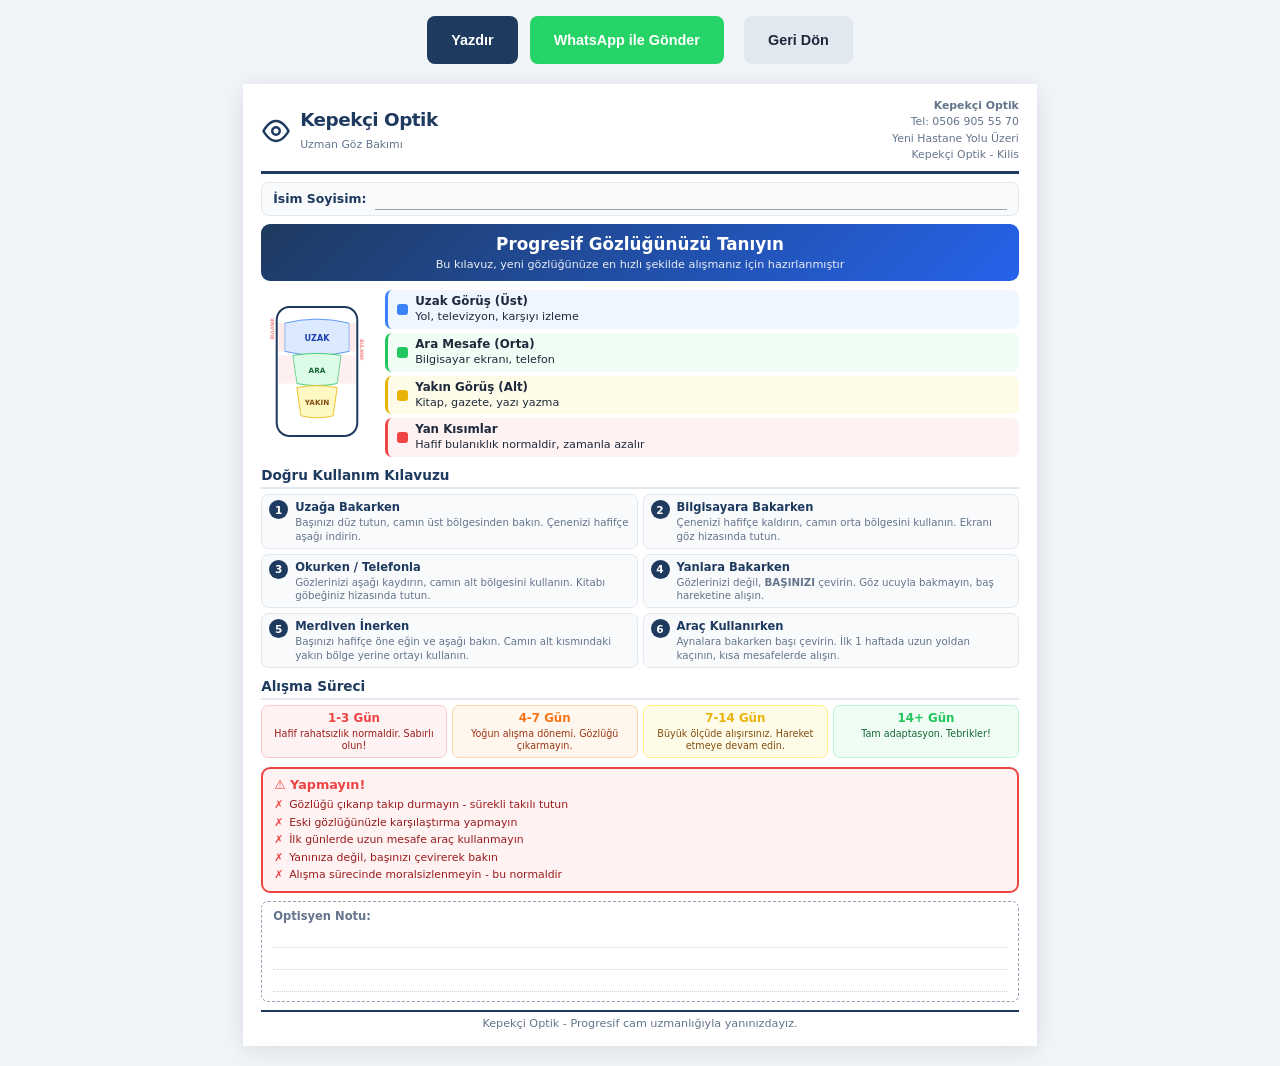
<file: progresif-oneri/hasta-talimati.html>
<!DOCTYPE html>
<html lang="tr">
<head>
  <meta charset="UTF-8" />
  <meta name="viewport" content="width=device-width, initial-scale=1.0" />
  <title>Hasta Kullanım Talimatı - Kepekçi Optik</title>
  <style>
    /* Yazdırma için optimize edilmiş A4 tasarım - tam sayfa doldurma */
    @page {
      size: A4;
      margin: 7mm 9mm;
    }

    * { margin: 0; padding: 0; box-sizing: border-box; }

    body {
      font-family: "Segoe UI", system-ui, -apple-system, sans-serif;
      color: #1e293b;
      line-height: 1.33;
      background: #f1f5f9;
      -webkit-print-color-adjust: exact;
      print-color-adjust: exact;
    }

    .sayfa {
      max-width: 210mm;
      margin: 20px auto;
      background: #fff;
      padding: 14px 18px;
      box-shadow: 0 4px 24px rgba(0,0,0,0.1);
    }

    /* Üst Kısım - Logo ve Bilgiler */
    .ust-kisim {
      display: flex;
      justify-content: space-between;
      align-items: center;
      border-bottom: 3px solid #1e3a5f;
      padding-bottom: 8px;
      margin-bottom: 8px;
    }

    .logo-alan {
      display: flex;
      align-items: center;
      gap: 9px;
    }

    .logo-alan svg {
      width: 30px;
      height: 30px;
      color: #1e3a5f;
    }

    .logo-alan h1 {
      font-size: 1.15rem;
      color: #1e3a5f;
      letter-spacing: -0.5px;
    }

    .logo-alan .alt-baslik {
      font-size: 0.68rem;
      color: #64748b;
      font-weight: 400;
    }

    .iletisim-bilgi {
      text-align: right;
      font-size: 0.68rem;
      color: #64748b;
      line-height: 1.5;
    }

    /* İsim Soyisim Alanı */
    .isim-alani {
      display: flex;
      align-items: center;
      gap: 9px;
      margin-bottom: 8px;
      padding: 5px 11px;
      background: #f8fafc;
      border: 1px solid #e2e8f0;
      border-radius: 7px;
    }

    .isim-alani label {
      font-size: 0.78rem;
      font-weight: 600;
      color: #1e3a5f;
      white-space: nowrap;
    }

    .isim-alani .isim-cizgi {
      flex: 1;
      border-bottom: 1px solid #94a3b8;
      min-height: 19px;
    }

    .isim-alani input {
      flex: 1;
      border: none;
      border-bottom: 1px solid #94a3b8;
      background: transparent;
      font-size: 0.78rem;
      padding: 3px 0;
      outline: none;
      font-family: inherit;
    }

    /* Ana Başlık */
    .ana-baslik {
      text-align: center;
      background: linear-gradient(135deg, #1e3a5f, #2563eb);
      color: #fff;
      padding: 9px 13px;
      border-radius: 9px;
      margin-bottom: 9px;
    }

    .ana-baslik h2 {
      font-size: 1.05rem;
      margin-bottom: 2px;
    }

    .ana-baslik p {
      font-size: 0.7rem;
      opacity: 0.9;
    }

    /* Göz Bölgesi İllüstrasyonu */
    .goz-bolgeleri {
      display: flex;
      gap: 12px;
      margin-bottom: 9px;
      align-items: center;
    }

    .goz-illus {
      flex: 0 0 112px;
      text-align: center;
    }

    .goz-illus svg {
      width: 100px;
      height: 145px;
    }

    .bolge-aciklamalar {
      flex: 1;
      display: flex;
      flex-direction: column;
      gap: 4px;
    }

    .bolge-kart {
      display: flex;
      align-items: center;
      gap: 7px;
      padding: 4px 9px;
      border-radius: 7px;
      font-size: 0.7rem;
    }

    .bolge-kart .renk-kutu {
      width: 11px;
      height: 11px;
      border-radius: 3px;
      flex-shrink: 0;
    }

    .bolge-kart strong {
      display: block;
      font-size: 0.74rem;
    }

    .bolge-uzak { background: #eff6ff; border-left: 3px solid #3b82f6; }
    .bolge-uzak .renk-kutu { background: #3b82f6; }

    .bolge-ara { background: #f0fdf4; border-left: 3px solid #22c55e; }
    .bolge-ara .renk-kutu { background: #22c55e; }

    .bolge-yakin { background: #fefce8; border-left: 3px solid #eab308; }
    .bolge-yakin .renk-kutu { background: #eab308; }

    .bolge-yan { background: #fef2f2; border-left: 3px solid #ef4444; }
    .bolge-yan .renk-kutu { background: #ef4444; }

    /* Kullanım Kılavuzu */
    .kilavuz-baslik {
      font-size: 0.85rem;
      color: #1e3a5f;
      font-weight: 700;
      margin-bottom: 5px;
      padding-bottom: 3px;
      border-bottom: 2px solid #e2e8f0;
    }

    .kilavuz-grid {
      display: grid;
      grid-template-columns: 1fr 1fr;
      gap: 5px;
      margin-bottom: 9px;
    }

    .kilavuz-kart {
      display: flex;
      gap: 7px;
      padding: 5px 7px;
      border-radius: 7px;
      background: #f8fafc;
      border: 1px solid #e2e8f0;
    }

    .kilavuz-kart .numara {
      width: 19px;
      height: 19px;
      border-radius: 50%;
      background: #1e3a5f;
      color: #fff;
      display: flex;
      align-items: center;
      justify-content: center;
      font-weight: 700;
      font-size: 0.66rem;
      flex-shrink: 0;
    }

    .kilavuz-kart .icerik h4 {
      font-size: 0.72rem;
      color: #1e3a5f;
      margin-bottom: 1px;
    }

    .kilavuz-kart .icerik p {
      font-size: 0.64rem;
      color: #64748b;
      line-height: 1.28;
    }

    /* Adaptasyon Süreci */
    .adaptasyon {
      margin-bottom: 9px;
    }

    .adaptasyon-zaman-cizgisi {
      display: flex;
      gap: 5px;
    }

    .adaptasyon-kart {
      flex: 1;
      text-align: center;
      padding: 5px 5px;
      border-radius: 7px;
      border: 1px solid;
    }

    .adaptasyon-kart .gun {
      font-size: 0.74rem;
      font-weight: 700;
      display: block;
      margin-bottom: 2px;
    }

    .adaptasyon-kart p {
      font-size: 0.6rem;
      line-height: 1.22;
    }

    .ad-gun1 { background: #fef2f2; border-color: #fecaca; color: #991b1b; }
    .ad-gun1 .gun { color: #ef4444; }

    .ad-gun2 { background: #fff7ed; border-color: #fed7aa; color: #9a3412; }
    .ad-gun2 .gun { color: #f97316; }

    .ad-gun3 { background: #fefce8; border-color: #fef08a; color: #854d0e; }
    .ad-gun3 .gun { color: #eab308; }

    .ad-gun4 { background: #f0fdf4; border-color: #bbf7d0; color: #166534; }
    .ad-gun4 .gun { color: #22c55e; }

    /* Uyarı Kutusu */
    .yapmayin-kutu {
      background: #fef2f2;
      border: 2px solid #ef4444;
      border-radius: 9px;
      padding: 7px 11px;
      margin-bottom: 8px;
    }

    .yapmayin-kutu h3 {
      color: #ef4444;
      font-size: 0.8rem;
      margin-bottom: 4px;
      display: flex;
      align-items: center;
      gap: 5px;
    }

    .yapmayin-kutu ul {
      list-style: none;
      padding: 0;
    }

    .yapmayin-kutu li {
      font-size: 0.68rem;
      color: #991b1b;
      padding: 1.5px 0;
      padding-left: 15px;
      position: relative;
    }

    .yapmayin-kutu li::before {
      content: "\2717";
      position: absolute;
      left: 0;
      color: #ef4444;
      font-weight: 700;
    }

    /* Optisyen Not Alanı */
    .not-alani {
      border: 1px dashed #94a3b8;
      border-radius: 7px;
      padding: 7px 11px;
      margin-bottom: 8px;
    }

    .not-alani h4 {
      font-size: 0.72rem;
      color: #64748b;
      margin-bottom: 4px;
    }

    .not-alani .not-satir {
      border-bottom: 1px dotted #cbd5e1;
      height: 20px;
      margin-bottom: 2px;
    }

    /* Kişisel bilgilendirme (dinamik) */
    .kisisel-bilgi {
      background: #eff6ff;
      border: 1px solid #bfdbfe;
      border-radius: 7px;
      padding: 6px 11px;
      margin-bottom: 7px;
      display: none;
    }

    .kisisel-bilgi.goster { display: block; }

    .kisisel-bilgi h4 {
      font-size: 0.72rem;
      color: #1e40af;
      margin-bottom: 3px;
    }

    .kisisel-bilgi p, .kisisel-bilgi li {
      font-size: 0.68rem;
      color: #1e3a8a;
      line-height: 1.32;
    }

    .kisisel-bilgi ul {
      padding-left: 15px;
    }

    /* Alt Kısım */
    .alt-kisim {
      border-top: 2px solid #1e3a5f;
      padding-top: 5px;
      text-align: center;
    }

    .alt-kisim p {
      font-size: 0.7rem;
      color: #64748b;
    }

    /* Ekran görünümü için butonlar */
    .ekran-butonlar {
      max-width: 210mm;
      margin: 16px auto;
      display: flex;
      gap: 12px;
      justify-content: center;
    }

    .ekran-butonlar button {
      padding: 10px 24px;
      border: none;
      border-radius: 8px;
      font-size: 0.9rem;
      font-weight: 600;
      cursor: pointer;
      transition: all 0.2s;
    }

    .btn-yazdir {
      background: #1e3a5f;
      color: #fff;
    }

    .btn-yazdir:hover { background: #2563eb; }

    .btn-geri {
      background: #e2e8f0;
      color: #1e293b;
    }

    .btn-geri:hover { background: #cbd5e1; }

    @media print {
      body { background: #fff; }
      .sayfa { box-shadow: none; margin: 0; padding: 7mm 9mm; }
      .ekran-butonlar { display: none; }
      .isim-alani input { border-bottom: 1px solid #94a3b8; }
    }
  </style>
</head>
<body>
  <!-- Ekran Butonları -->
  <div class="ekran-butonlar">
    <button class="btn-yazdir" onclick="window.print()">Yazdır</button>
    <button class="btn-whatsapp" id="btn-whatsapp-paylas" type="button">WhatsApp ile Gönder</button>
    <button class="btn-geri" onclick="window.close(); window.location.href='index.html';">Geri Dön</button>
  </div>
  <style>
    .btn-whatsapp {
      background: #25d366;
      color: white;
      border: none;
      padding: 10px 20px;
      border-radius: 8px;
      cursor: pointer;
      font-size: 14px;
      font-weight: 600;
      margin-right: 8px;
      min-height: 48px;
    }
    .btn-whatsapp:hover { background: #128c7e; }
    .btn-whatsapp:focus-visible { outline: 3px solid #25d366; outline-offset: 2px; }
    @media print { .btn-whatsapp { display: none; } }

    /* WhatsApp modal */
    #wa-modal {
      position: fixed; inset: 0; background: rgba(0,0,0,0.5);
      display: none; align-items: center; justify-content: center;
      z-index: 9999; padding: 16px;
    }
    #wa-modal.acik { display: flex; }
    #wa-modal-icerik {
      background: white; border-radius: 12px; padding: 24px;
      max-width: 480px; width: 100%; max-height: 90vh; overflow-y: auto;
      box-shadow: 0 20px 60px rgba(0,0,0,0.3);
    }
    #wa-modal h3 { margin: 0 0 12px; color: #128c7e; }
    #wa-modal label { display: block; margin-top: 12px; font-size: 13px; font-weight: 600; color: #374151; }
    #wa-modal input { width: 100%; padding: 10px; border: 1px solid #e5e7eb; border-radius: 6px; font-size: 14px; margin-top: 4px; min-height: 48px; box-sizing: border-box; }
    #wa-modal .wa-altlik { display: flex; gap: 8px; justify-content: flex-end; margin-top: 16px; flex-wrap: wrap; }
    #wa-modal .wa-btn { padding: 10px 20px; border-radius: 8px; border: none; cursor: pointer; font-weight: 600; min-height: 48px; font-size: 14px; }
    #wa-modal .wa-btn-iptal { background: #e5e7eb; color: #374151; }
    #wa-modal .wa-btn-gonder { background: #25d366; color: white; }
    #wa-modal .wa-onizleme { background: #f3f4f6; border-radius: 6px; padding: 12px; margin-top: 8px; font-size: 13px; white-space: pre-wrap; font-family: monospace; max-height: 160px; overflow-y: auto; line-height: 1.5; color: #1f2937; }
  </style>

  <!-- Faz 10: WhatsApp Paylasim Modal -->
  <div id="wa-modal" role="dialog" aria-modal="true" aria-labelledby="wa-modal-baslik">
    <div id="wa-modal-icerik">
      <h3 id="wa-modal-baslik">WhatsApp ile Gonder</h3>
      <p style="font-size:13px; color:#64748b; margin-top:4px;">Hasta telefon numarasini girin. Talimatlar WhatsApp uzerinden gonderilecek.</p>
      <label for="wa-tel">Hasta Telefonu</label>
      <input type="tel" id="wa-tel" placeholder="05XX XXX XX XX" autocomplete="tel" inputmode="tel">
      <label for="wa-onizleme" style="margin-top:12px;">Mesaj Onizleme</label>
      <div class="wa-onizleme" id="wa-onizleme" role="textbox" aria-readonly="true"></div>
      <div class="wa-altlik">
        <button type="button" class="wa-btn wa-btn-iptal" id="btn-wa-iptal">Iptal</button>
        <button type="button" class="wa-btn wa-btn-gonder" id="btn-wa-gonder">WhatsApp'a Git</button>
      </div>
    </div>
  </div>

  <div class="sayfa">
    <!-- Üst Kısım -->
    <div class="ust-kisim">
      <div class="logo-alan">
        <svg viewBox="0 0 24 24" fill="none" stroke="currentColor" stroke-width="2">
          <circle cx="12" cy="12" r="3"/>
          <path d="M2 12s4-8 10-8 10 8 10 8-4 8-10 8-10-8-10-8z"/>
        </svg>
        <div>
          <h1>Kepekçi Optik</h1>
          <span class="alt-baslik">Uzman Göz Bakımı</span>
        </div>
      </div>
      <div class="iletisim-bilgi">
        <strong>Kepekçi Optik</strong><br/>
        Tel: 0506 905 55 70<br/>
        Yeni Hastane Yolu Üzeri<br/>
        Kepekçi Optik - Kilis
      </div>
    </div>

    <!-- İsim Soyisim -->
    <div class="isim-alani">
      <label>İsim Soyisim:</label>
      <input type="text" id="isimSoyisim" placeholder="" />
    </div>

    <!-- Ana Başlık -->
    <div class="ana-baslik">
      <h2>Progresif Gözlüğünüzü Tanıyın</h2>
      <p>Bu kılavuz, yeni gözlüğünüze en hızlı şekilde alışmanız için hazırlanmıştır</p>
    </div>

    <!-- Göz Bölgeleri İllüstrasyonu -->
    <div class="goz-bolgeleri">
      <div class="goz-illus">
        <svg viewBox="0 0 120 180" fill="none">
          <!-- Çerçeve -->
          <rect x="10" y="10" width="100" height="160" rx="16" ry="16" stroke="#1e3a5f" stroke-width="2.5" fill="none"/>
          <!-- Uzak bölge -->
          <path d="M20 30 Q60 20 100 30 L100 65 Q60 75 20 65 Z" fill="#dbeafe" stroke="#3b82f6" stroke-width="1"/>
          <text x="60" y="52" text-anchor="middle" font-size="10" fill="#1e40af" font-weight="600">UZAK</text>
          <!-- Ara bölge -->
          <path d="M30 70 Q60 65 90 70 L85 105 Q60 110 35 105 Z" fill="#dcfce7" stroke="#22c55e" stroke-width="1"/>
          <text x="60" y="92" text-anchor="middle" font-size="9" fill="#166534" font-weight="600">ARA</text>
          <!-- Yakın bölge -->
          <path d="M35 110 Q60 105 85 110 L80 145 Q60 150 40 145 Z" fill="#fef9c3" stroke="#eab308" stroke-width="1"/>
          <text x="60" y="132" text-anchor="middle" font-size="9" fill="#854d0e" font-weight="600">YAKIN</text>
          <!-- Periferik bulanıklık -->
          <path d="M12 30 L20 30 L20 65 L12 65 Z" fill="#fee2e2" opacity="0.7"/>
          <path d="M100 30 L108 30 L108 65 L100 65 Z" fill="#fee2e2" opacity="0.7"/>
          <path d="M12 70 L30 70 L35 105 L12 105 Z" fill="#fee2e2" opacity="0.5"/>
          <path d="M90 70 L108 70 L108 105 L85 105 Z" fill="#fee2e2" opacity="0.5"/>
          <!-- Periferik etiketler -->
          <text x="7" y="50" font-size="6" fill="#ef4444" transform="rotate(-90,7,50)">BULANIK</text>
          <text x="113" y="50" font-size="6" fill="#ef4444" transform="rotate(90,113,50)">BULANIK</text>
        </svg>
      </div>
      <div class="bolge-aciklamalar">
        <div class="bolge-kart bolge-uzak">
          <span class="renk-kutu"></span>
          <div><strong>Uzak Görüş (Üst)</strong> Yol, televizyon, karşıyı izleme</div>
        </div>
        <div class="bolge-kart bolge-ara">
          <span class="renk-kutu"></span>
          <div><strong>Ara Mesafe (Orta)</strong> Bilgisayar ekranı, telefon</div>
        </div>
        <div class="bolge-kart bolge-yakin">
          <span class="renk-kutu"></span>
          <div><strong>Yakın Görüş (Alt)</strong> Kitap, gazete, yazı yazma</div>
        </div>
        <div class="bolge-kart bolge-yan">
          <span class="renk-kutu"></span>
          <div><strong>Yan Kısımlar</strong> Hafif bulanıklık normaldir, zamanla azalır</div>
        </div>
      </div>
    </div>

    <!-- Kullanım Kılavuzu -->
    <h3 class="kilavuz-baslik">Doğru Kullanım Kılavuzu</h3>
    <div class="kilavuz-grid">
      <div class="kilavuz-kart">
        <span class="numara">1</span>
        <div class="icerik">
          <h4>Uzağa Bakarken</h4>
          <p>Başınızı düz tutun, camın üst bölgesinden bakın. Çenenizi hafifçe aşağı indirin.</p>
        </div>
      </div>
      <div class="kilavuz-kart">
        <span class="numara">2</span>
        <div class="icerik">
          <h4>Bilgisayara Bakarken</h4>
          <p>Çenenizi hafifçe kaldırın, camın orta bölgesini kullanın. Ekranı göz hizasında tutun.</p>
        </div>
      </div>
      <div class="kilavuz-kart">
        <span class="numara">3</span>
        <div class="icerik">
          <h4>Okurken / Telefonla</h4>
          <p>Gözlerinizi aşağı kaydırın, camın alt bölgesini kullanın. Kitabı göbeğiniz hizasında tutun.</p>
        </div>
      </div>
      <div class="kilavuz-kart">
        <span class="numara">4</span>
        <div class="icerik">
          <h4>Yanlara Bakarken</h4>
          <p>Gözlerinizi değil, <strong>BAŞINIZI</strong> çevirin. Göz ucuyla bakmayın, baş hareketine alışın.</p>
        </div>
      </div>
      <div class="kilavuz-kart">
        <span class="numara">5</span>
        <div class="icerik">
          <h4>Merdiven İnerken</h4>
          <p>Başınızı hafifçe öne eğin ve aşağı bakın. Camın alt kısmındaki yakın bölge yerine ortayı kullanın.</p>
        </div>
      </div>
      <div class="kilavuz-kart">
        <span class="numara">6</span>
        <div class="icerik">
          <h4>Araç Kullanırken</h4>
          <p>Aynalara bakarken başı çevirin. İlk 1 haftada uzun yoldan kaçının, kısa mesafelerde alışın.</p>
        </div>
      </div>
    </div>

    <!-- Adaptasyon Süreci -->
    <div class="adaptasyon">
      <h3 class="kilavuz-baslik">Alışma Süreci</h3>
      <div class="adaptasyon-zaman-cizgisi">
        <div class="adaptasyon-kart ad-gun1">
          <span class="gun" id="adGun1">1-3 Gün</span>
          <p>Hafif rahatsızlık normaldir. Sabırlı olun!</p>
        </div>
        <div class="adaptasyon-kart ad-gun2">
          <span class="gun" id="adGun2">4-7 Gün</span>
          <p>Yoğun alışma dönemi. Gözlüğü çıkarmayın.</p>
        </div>
        <div class="adaptasyon-kart ad-gun3">
          <span class="gun" id="adGun3">7-14 Gün</span>
          <p>Büyük ölçüde alışırsınız. Hareket etmeye devam edin.</p>
        </div>
        <div class="adaptasyon-kart ad-gun4">
          <span class="gun" id="adGun4">14+ Gün</span>
          <p>Tam adaptasyon. Tebrikler!</p>
        </div>
      </div>
    </div>

    <!-- Kişisel Bilgilendirme (JS ile doldurulacak) -->
    <div class="kisisel-bilgi" id="kisiselBilgi">
      <h4>Size Özel Notlar</h4>
      <div id="kisiselIcerik"></div>
    </div>

    <!-- Yapmayın Kutusu -->
    <div class="yapmayin-kutu">
      <h3>&#9888; Yapmayın!</h3>
      <ul>
        <li>Gözlüğü çıkarıp takıp durmayın - sürekli takılı tutun</li>
        <li>Eski gözlüğünüzle karşılaştırma yapmayın</li>
        <li>İlk günlerde uzun mesafe araç kullanmayın</li>
        <li>Yanınıza değil, başınızı çevirerek bakın</li>
        <li>Alışma sürecinde moralsizlenmeyin - bu normaldir</li>
      </ul>
    </div>

    <!-- Optisyen Not Alanı -->
    <div class="not-alani">
      <h4>Optisyen Notu:</h4>
      <div class="not-satir"></div>
      <div class="not-satir"></div>
      <div class="not-satir"></div>
    </div>

    <!-- Alt Kısım -->
    <div class="alt-kisim">
      <p>Kepekçi Optik - Progresif cam uzmanlığıyla yanınızdayız.</p>
    </div>
  </div>

  <script>
    // URL parametrelerinden kişisel bilgileri al
    (function() {
      var params = new URLSearchParams(window.location.search);
      var risk = parseInt(params.get("risk")) || 0;
      var ilk = params.get("ilk") === "true";
      var meslek = params.get("meslek") || "";
      var adaptasyonMin = params.get("adaptasyonMin") || "";
      var adaptasyonMax = params.get("adaptasyonMax") || "";
      var isim = params.get("isim") || "";

      // İsim parametresi varsa otomatik doldur
      if (isim) {
        document.getElementById("isimSoyisim").value = isim;
      }

      var kisiselDiv = document.getElementById("kisiselBilgi");
      var icerikDiv = document.getElementById("kisiselIcerik");
      var notlar = [];

      // Risk skoruna göre adaptasyon sürelerini güncelle
      if (risk >= 7) {
        document.getElementById("adGun1").textContent = "1-5 Gün";
        document.getElementById("adGun2").textContent = "5-10 Gün";
        document.getElementById("adGun3").textContent = "10-21 Gün";
        document.getElementById("adGun4").textContent = "21+ Gün";
        notlar.push("Reçete değerlerinize göre alışma süreci normalden biraz daha uzun olabilir. Sabırlı olun, bu tamamen normaldir.");
      } else if (risk >= 5) {
        document.getElementById("adGun3").textContent = "7-18 Gün";
        document.getElementById("adGun4").textContent = "18+ Gün";
      }

      // İlk kullanım notu
      if (ilk) {
        notlar.push("İlk defa progresif gözlük kullandığınız için alışma süreci biraz daha uzun olabilir. Gözlüğünüzü günden güne daha çok seveceksiniz, sabırlı olun!");
        notlar.push("İlk günlerde hafif baş dönmesi veya dengesizlik hissi yaşayabilirsiniz. Bu normaldir ve geçer.");
      }

      // Meslek bazlı notlar
      if (meslek === "ofis" || meslek === "bilgisayar") {
        notlar.push("Bilgisayar başında çalışırken: Ekranı göz hizasına getirin, camın orta bölgesinden bakın. Her 20 dakikada uzağa bakın.");
      } else if (meslek === "sofor") {
        notlar.push("Araç kullanırken dikkat: Yan aynalara bakarken mutlaka başınızı çevirin. İlk hafta uzun yolculuk yapmayın.");
      } else if (meslek === "aktif" || meslek === "spor") {
        notlar.push("Aktif yaşamınızda: Ani baş hareketlerinden kaçının, spor yaparken gözlük kaymasın diye bant kullanabilirsiniz.");
      }

      if (adaptasyonMin && adaptasyonMax) {
        notlar.push("Sizin için beklenen alışma süresi: " + adaptasyonMin + " - " + adaptasyonMax + " gündür.");
      }

      if (notlar.length > 0) {
        kisiselDiv.classList.add("goster");
        var html = "<ul>";
        for (var i = 0; i < notlar.length; i++) {
          html += "<li>" + notlar[i] + "</li>";
        }
        html += "</ul>";
        icerikDiv.innerHTML = html;
      }
    })();

  // Faz 10: WhatsApp paylasim
  (function() {
    'use strict';
    var btnAc = document.getElementById('btn-whatsapp-paylas');
    var modal = document.getElementById('wa-modal');
    var btnIptal = document.getElementById('btn-wa-iptal');
    var btnGonder = document.getElementById('btn-wa-gonder');
    var telInput = document.getElementById('wa-tel');
    var onizleme = document.getElementById('wa-onizleme');
    if (!btnAc || !modal) return;

    function mesajOlustur() {
      var isim = (document.getElementById('isimSoyisim') || {}).value || '';
      var bugun = new Date().toLocaleDateString('tr-TR');
      var satirlar = [
        '*Kepekci Optik - Progresif Cam Kullanim Talimati*',
        '',
        isim ? ('Sayin ' + isim + ',') : 'Merhaba,',
        '',
        'Yeni progresif camlarinizla rahat gormeniz icin asagidaki talimatlari okuyun:',
        '',
        '1) Ilk 1-2 hafta: yavas kafa hareketleri yapin, gozlerinizi dogrudan hedefe cevirin',
        '2) Okumak icin: basi hafif kaldirin, bakislarla asagi inin',
        '3) Merdiven: basi ONE egin, ust camdan bakin',
        '4) Arac kullanirken: panel/ayna icin basi hafif kaldirin',
        '5) Bas donmesi olursa: 1-2 gun gunluk 2-3 saat takin, surtunme aliskanliga kadar',
        '',
        'Uyum sureci 1-2 haftadir. Rahatsizlik surerse gelin ayarlayalim.',
        '',
        'Saglikli gunler dileriz.',
        'Kepekci Optik - Kilis',
        'Tel: 0506 905 55 70',
        '',
        'Tarih: ' + bugun
      ];
      return satirlar.join('\n');
    }

    function telTemizle(t) {
      var temiz = String(t || '').replace(/\D/g, '');
      if (temiz.length === 10 && !temiz.startsWith('0')) temiz = '0' + temiz;
      if (temiz.length === 11 && temiz.startsWith('0')) temiz = '90' + temiz.substring(1);
      if (temiz.length === 12 && temiz.startsWith('90')) return temiz;
      return null;
    }

    function modalAc() {
      onizleme.textContent = mesajOlustur();
      modal.classList.add('acik');
      setTimeout(function() { telInput.focus(); }, 50);
    }
    function modalKapat() {
      modal.classList.remove('acik');
      btnAc.focus();
    }

    btnAc.addEventListener('click', modalAc);
    btnIptal.addEventListener('click', modalKapat);
    modal.addEventListener('click', function(e) {
      if (e.target === modal) modalKapat();
    });
    document.addEventListener('keydown', function(e) {
      if (e.key === 'Escape' && modal.classList.contains('acik')) modalKapat();
    });

    // Isim degistikce onizleme guncelle
    var isimAlan = document.getElementById('isimSoyisim');
    if (isimAlan) {
      isimAlan.addEventListener('input', function() {
        if (modal.classList.contains('acik')) {
          onizleme.textContent = mesajOlustur();
        }
      });
    }

    btnGonder.addEventListener('click', function() {
      var tel = telTemizle(telInput.value);
      if (!tel) {
        telInput.setAttribute('aria-invalid', 'true');
        telInput.style.borderColor = '#ef4444';
        telInput.focus();
        alert('Lutfen gecerli bir telefon numarasi girin.\nOrnek: 0506 XXX XX XX');
        return;
      }
      telInput.removeAttribute('aria-invalid');
      telInput.style.borderColor = '';
      var mesaj = encodeURIComponent(mesajOlustur());
      var waUrl = 'https://wa.me/' + tel + '?text=' + mesaj;
      window.open(waUrl, '_blank', 'noopener');
      modalKapat();
    });
  })();
  </script>
</body>
</html>
</file>
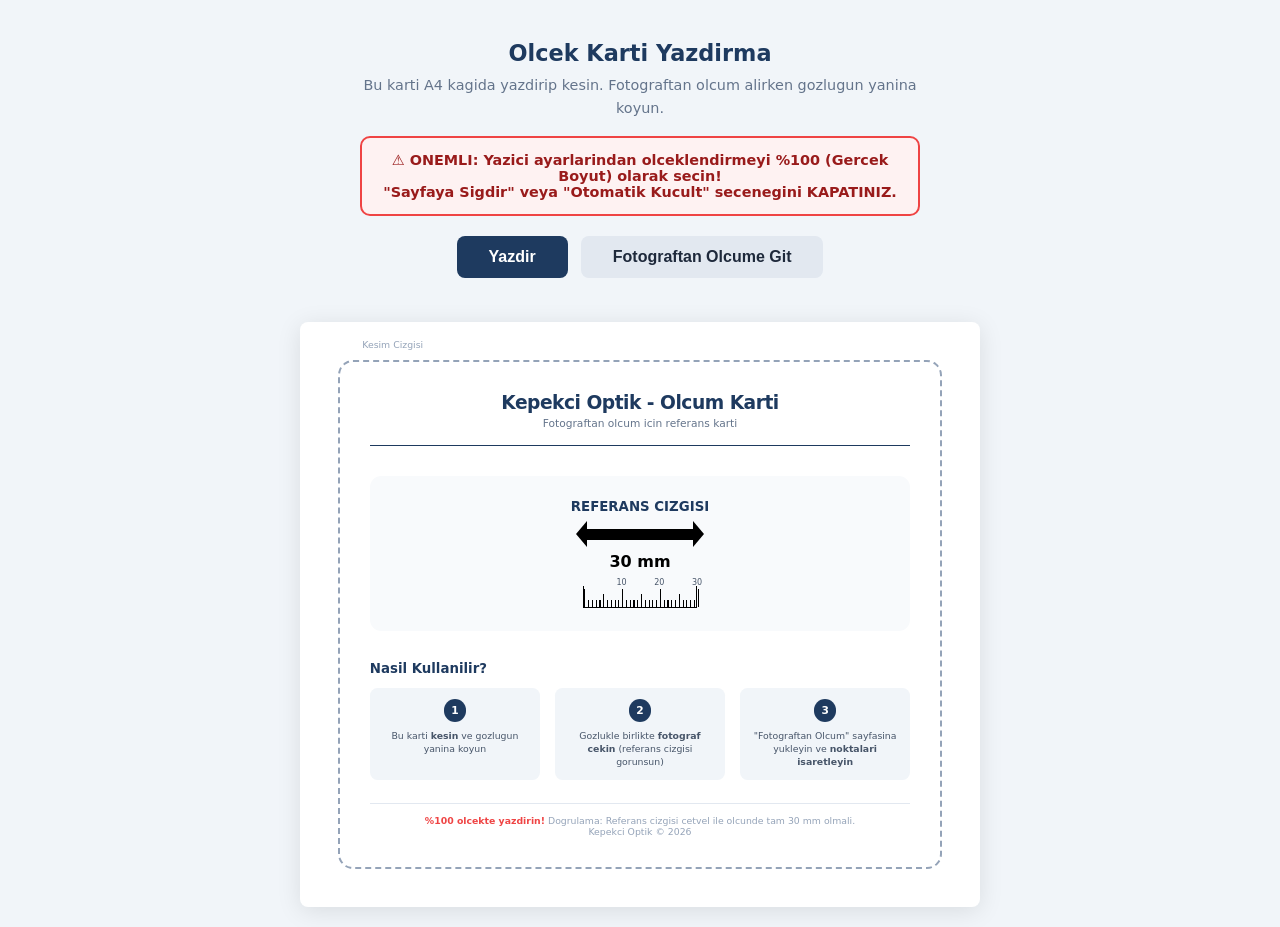
<file: progresif-oneri/olcek-karti.html>
<!DOCTYPE html>
<html lang="tr">
<head>
  <meta charset="UTF-8" />
  <meta name="viewport" content="width=device-width, initial-scale=1.0" />
  <title>Olcek Karti - Kepekci Optik</title>
  <style>
    /* A4 yazdirilabilir olcek karti - %100 olcek zorunlu */
    @page {
      size: A4;
      margin: 15mm;
    }

    * { margin: 0; padding: 0; box-sizing: border-box; }

    body {
      font-family: "Segoe UI", system-ui, -apple-system, sans-serif;
      color: #1e293b;
      background: #f1f5f9;
      -webkit-print-color-adjust: exact;
      print-color-adjust: exact;
    }

    /* Ekran butonlari */
    .ekran-kontrol {
      max-width: 600px;
      margin: 20px auto;
      text-align: center;
      padding: 20px;
    }

    .ekran-kontrol h2 {
      font-size: 1.4rem;
      color: #1e3a5f;
      margin-bottom: 8px;
    }

    .ekran-kontrol p {
      color: #64748b;
      font-size: 0.9rem;
      margin-bottom: 16px;
      line-height: 1.6;
    }

    .ekran-kontrol .uyari {
      background: #fef2f2;
      border: 2px solid #ef4444;
      border-radius: 10px;
      padding: 14px;
      margin-bottom: 16px;
      color: #991b1b;
      font-size: 0.9rem;
      font-weight: 600;
    }

    .ekran-kontrol button {
      padding: 12px 32px;
      border: none;
      border-radius: 8px;
      font-size: 1rem;
      font-weight: 600;
      cursor: pointer;
      margin: 4px;
    }

    .btn-yazdir {
      background: #1e3a5f;
      color: #fff;
    }

    .btn-yazdir:hover { background: #2563eb; }

    .btn-geri {
      background: #e2e8f0;
      color: #1e293b;
    }

    /* Kart alani - gercek boyutlar (mm cinsinden) */
    .kart-alani {
      width: 180mm;
      margin: 0 auto;
      background: #fff;
      padding: 10mm;
    }

    /* Kesilecek kart - kesik cizgi ile cerceveli */
    .kart {
      border: 2px dashed #94a3b8;
      border-radius: 4mm;
      padding: 8mm;
      position: relative;
    }

    .kart::before {
      content: "Kesim Cizgisi";
      position: absolute;
      top: -6mm;
      left: 4mm;
      font-size: 7pt;
      color: #94a3b8;
      background: #fff;
      padding: 0 2mm;
    }

    /* Kart basligi */
    .kart-baslik {
      text-align: center;
      border-bottom: 0.5mm solid #1e3a5f;
      padding-bottom: 4mm;
      margin-bottom: 6mm;
    }

    .kart-baslik h1 {
      font-size: 14pt;
      color: #1e3a5f;
      letter-spacing: -0.5px;
    }

    .kart-baslik p {
      font-size: 8pt;
      color: #64748b;
      margin-top: 1mm;
    }

    /* Referans cizgisi - TAM 30mm */
    .referans-alani {
      text-align: center;
      margin: 8mm 0;
      padding: 6mm 0;
      background: #f8fafc;
      border-radius: 3mm;
    }

    .referans-etiket {
      font-size: 10pt;
      color: #1e3a5f;
      font-weight: 700;
      margin-bottom: 4mm;
    }

    .referans-cizgi-sarmalayici {
      display: flex;
      align-items: center;
      justify-content: center;
      gap: 0;
    }

    /* 30mm cizgi - gercek boyutta */
    .referans-cizgi {
      width: 30mm;
      height: 3mm;
      background: #000;
      position: relative;
    }

    /* Sol ve sag ok isaretleri */
    .referans-cizgi::before {
      content: "";
      position: absolute;
      left: -2mm;
      top: -2mm;
      width: 0;
      height: 0;
      border-top: 3.5mm solid transparent;
      border-bottom: 3.5mm solid transparent;
      border-right: 3mm solid #000;
    }

    .referans-cizgi::after {
      content: "";
      position: absolute;
      right: -2mm;
      top: -2mm;
      width: 0;
      height: 0;
      border-top: 3.5mm solid transparent;
      border-bottom: 3.5mm solid transparent;
      border-left: 3mm solid #000;
    }

    .referans-boyut {
      font-size: 12pt;
      font-weight: 700;
      color: #000;
      margin-top: 3mm;
    }

    /* Milimetrik cetvel (dogrulama icin) */
    .cetvel {
      display: flex;
      justify-content: center;
      margin-top: 4mm;
    }

    .cetvel-cizgi {
      width: 30mm;
      height: 6mm;
      position: relative;
      border-bottom: 0.5mm solid #000;
      border-left: 0.5mm solid #000;
      border-right: 0.5mm solid #000;
    }

    /* Her 1mm'de kucuk cizgi, her 5mm'de orta, her 10mm'de buyuk */
    .cetvel-isaret {
      position: absolute;
      bottom: 0;
      width: 0.3mm;
      background: #000;
    }

    /* Talimatlar */
    .talimatlar {
      margin-top: 6mm;
    }

    .talimatlar h3 {
      font-size: 10pt;
      color: #1e3a5f;
      margin-bottom: 3mm;
    }

    .talimat-adimlar {
      display: flex;
      gap: 4mm;
    }

    .talimat-adim {
      flex: 1;
      text-align: center;
      padding: 3mm;
      background: #f1f5f9;
      border-radius: 2mm;
    }

    .talimat-adim .adim-no {
      width: 6mm;
      height: 6mm;
      border-radius: 50%;
      background: #1e3a5f;
      color: #fff;
      display: inline-flex;
      align-items: center;
      justify-content: center;
      font-size: 8pt;
      font-weight: 700;
      margin-bottom: 2mm;
    }

    .talimat-adim p {
      font-size: 7pt;
      color: #475569;
      line-height: 1.4;
    }

    /* Alt not */
    .alt-not {
      margin-top: 6mm;
      padding-top: 3mm;
      border-top: 0.3mm solid #e2e8f0;
      text-align: center;
      font-size: 7pt;
      color: #94a3b8;
    }

    .alt-not strong {
      color: #ef4444;
    }

    @media print {
      body { background: #fff; }
      .ekran-kontrol { display: none; }
      .kart-alani { padding: 0; margin: 0; }
    }

    @media screen {
      .kart-alani {
        box-shadow: 0 4px 24px rgba(0,0,0,0.1);
        border-radius: 8px;
        margin-bottom: 20px;
      }
    }
  </style>
</head>
<body>
  <!-- Ekran Kontrolleri -->
  <div class="ekran-kontrol">
    <h2>Olcek Karti Yazdirma</h2>
    <p>Bu karti A4 kagida yazdirip kesin. Fotograftan olcum alirken gozlugun yanina koyun.</p>
    <div class="uyari">
      &#9888; ONEMLI: Yazici ayarlarindan olceklendirmeyi <strong>%100 (Gercek Boyut)</strong> olarak secin!<br/>
      "Sayfaya Sigdir" veya "Otomatik Kucult" secenegini KAPATINIZ.
    </div>
    <button class="btn-yazdir" onclick="window.print()">Yazdir</button>
    <button class="btn-geri" onclick="window.location.href='foto-olcum.html'">Fotograftan Olcume Git</button>
  </div>

  <!-- Kesilecek Kart -->
  <div class="kart-alani">
    <div class="kart">
      <!-- Baslik -->
      <div class="kart-baslik">
        <h1>Kepekci Optik - Olcum Karti</h1>
        <p>Fotograftan olcum icin referans karti</p>
      </div>

      <!-- 30mm Referans Cizgisi -->
      <div class="referans-alani">
        <div class="referans-etiket">REFERANS CIZGISI</div>
        <div class="referans-cizgi-sarmalayici">
          <div class="referans-cizgi"></div>
        </div>
        <div class="referans-boyut">30 mm</div>

        <!-- Milimetrik cetvel -->
        <div class="cetvel">
          <div class="cetvel-cizgi" id="cetvelCizgi"></div>
        </div>
      </div>

      <!-- Talimatlar -->
      <div class="talimatlar">
        <h3>Nasil Kullanilir?</h3>
        <div class="talimat-adimlar">
          <div class="talimat-adim">
            <div class="adim-no">1</div>
            <p>Bu karti <strong>kesin</strong> ve gozlugun yanina koyun</p>
          </div>
          <div class="talimat-adim">
            <div class="adim-no">2</div>
            <p>Gozlukle birlikte <strong>fotograf cekin</strong> (referans cizgisi gorunsun)</p>
          </div>
          <div class="talimat-adim">
            <div class="adim-no">3</div>
            <p>"Fotograftan Olcum" sayfasina yukleyin ve <strong>noktalari isaretleyin</strong></p>
          </div>
        </div>
      </div>

      <!-- Alt not -->
      <div class="alt-not">
        <strong>%100 olcekte yazdirin!</strong> Dogrulama: Referans cizgisi cetvel ile olcunde tam 30 mm olmali.<br/>
        Kepekci Optik &copy; 2026
      </div>
    </div>
  </div>

  <script>
    // Milimetrik cetvel olustur (30mm, her mm'de bir isaret)
    (function() {
      var cetvel = document.getElementById("cetvelCizgi");
      if (!cetvel) return;

      for (var i = 0; i <= 30; i++) {
        var isaret = document.createElement("div");
        isaret.className = "cetvel-isaret";
        isaret.style.left = (i * (30 / 30)) + "mm";

        if (i % 10 === 0) {
          // Buyuk isaret (10mm)
          isaret.style.height = "5mm";
          // Numara ekle
          if (i > 0) {
            var num = document.createElement("span");
            num.style.position = "absolute";
            num.style.bottom = "5.5mm";
            num.style.left = "-1.5mm";
            num.style.fontSize = "6pt";
            num.style.color = "#475569";
            num.textContent = i;
            isaret.appendChild(num);
          }
        } else if (i % 5 === 0) {
          // Orta isaret (5mm)
          isaret.style.height = "3.5mm";
        } else {
          // Kucuk isaret (1mm)
          isaret.style.height = "2mm";
        }

        cetvel.appendChild(isaret);
      }
    })();
  </script>
</body>
</html>
</file>
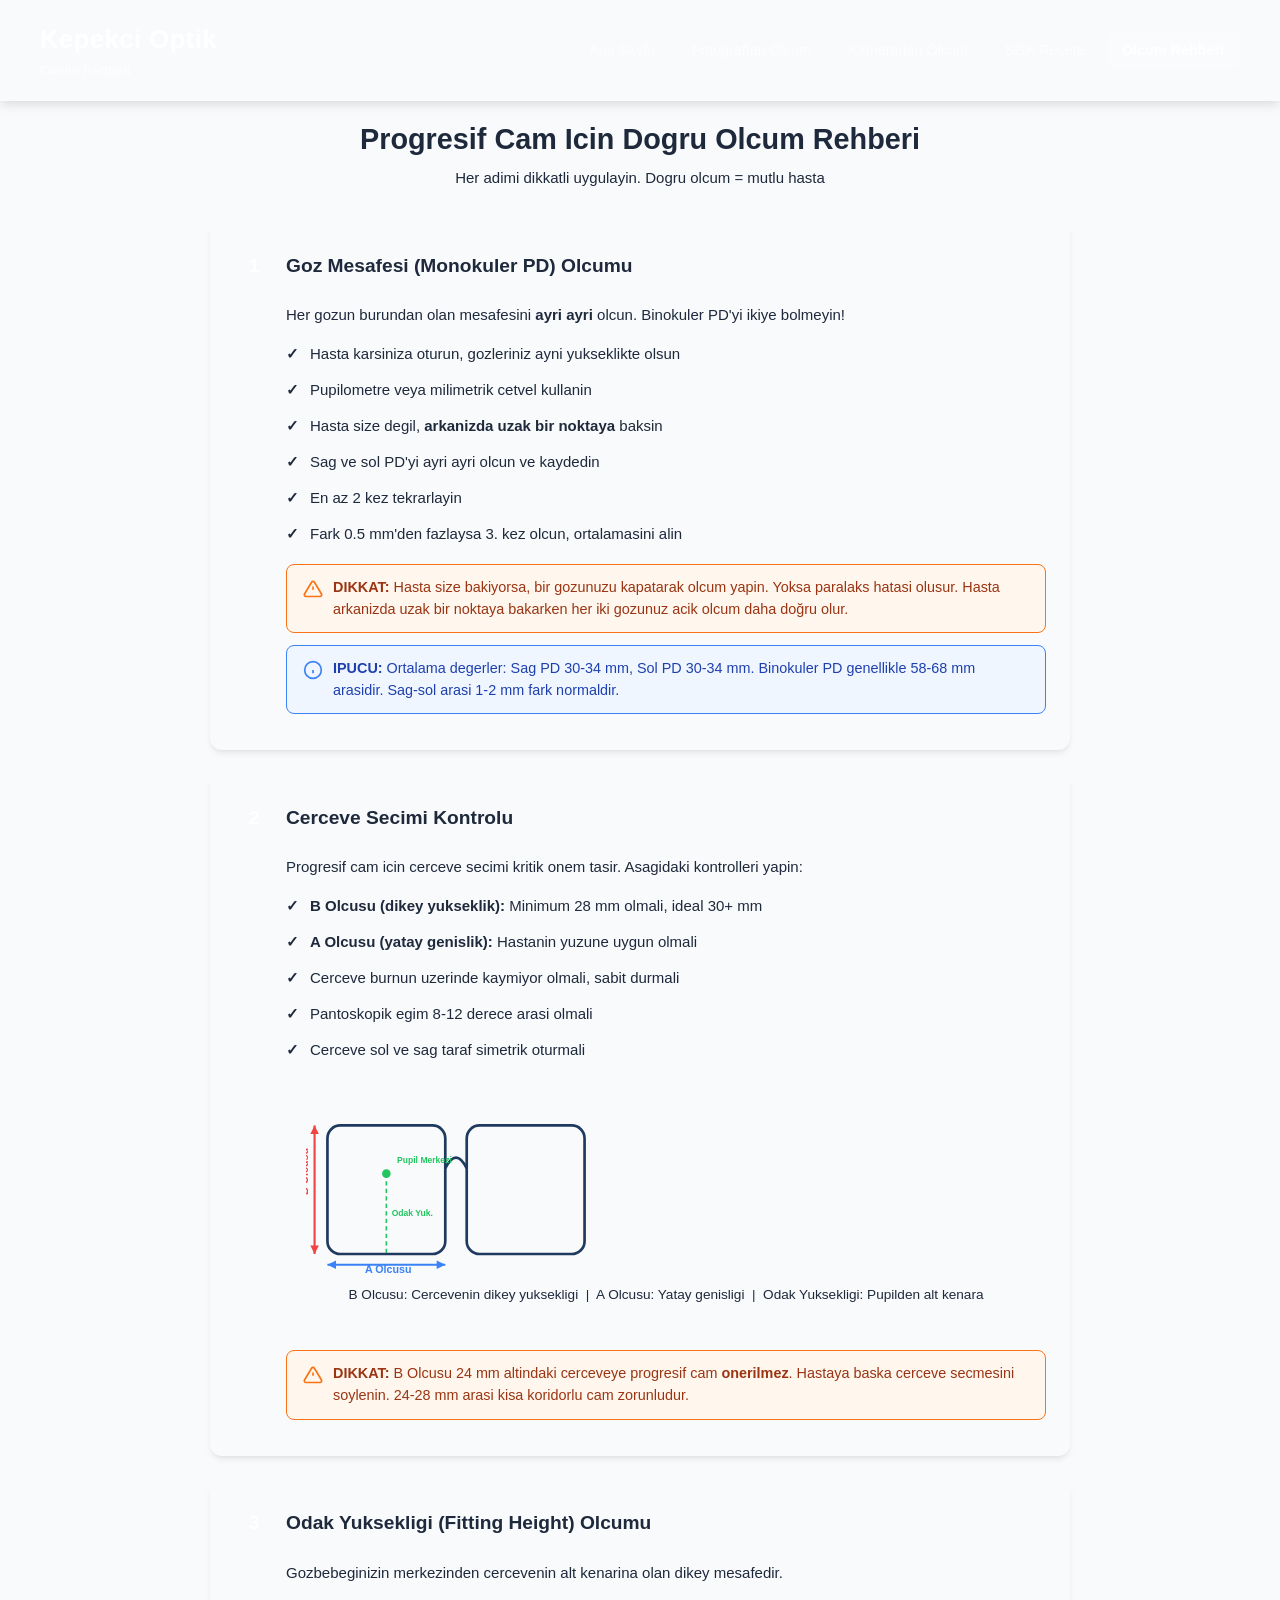
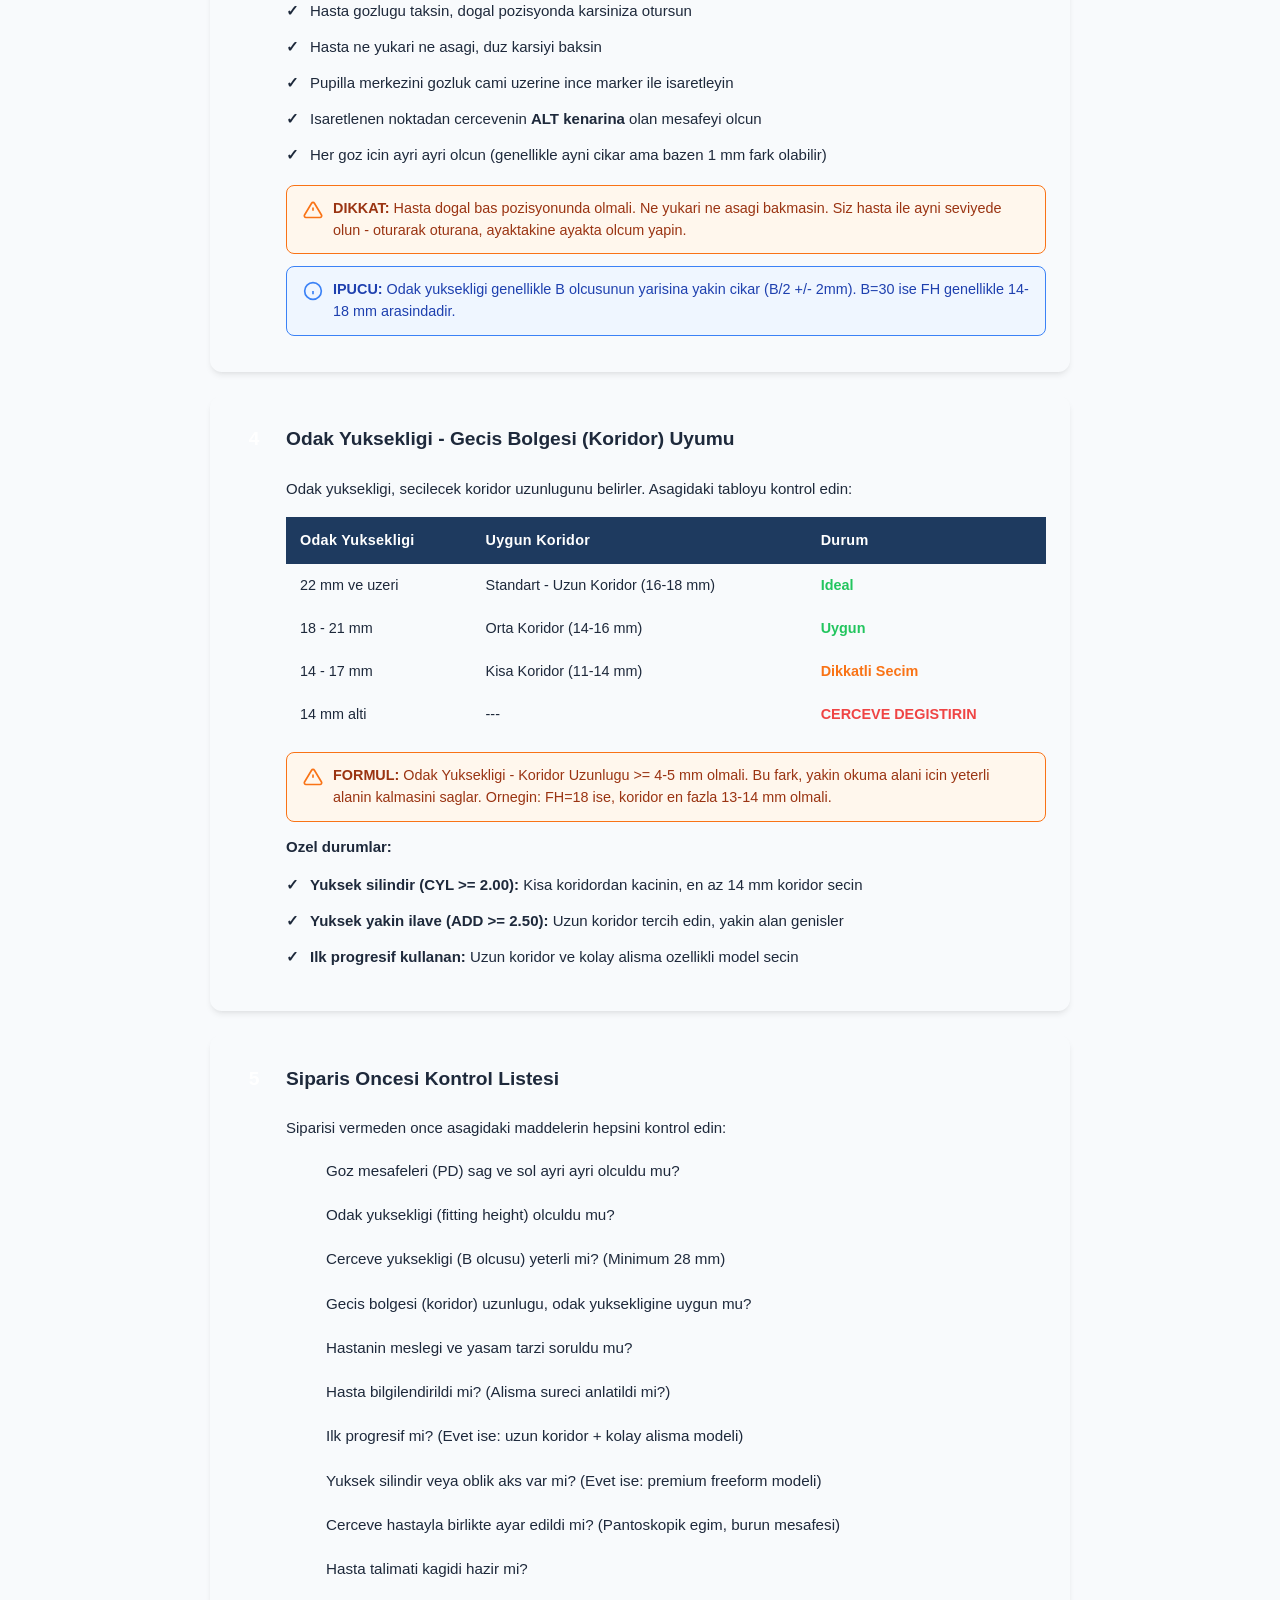
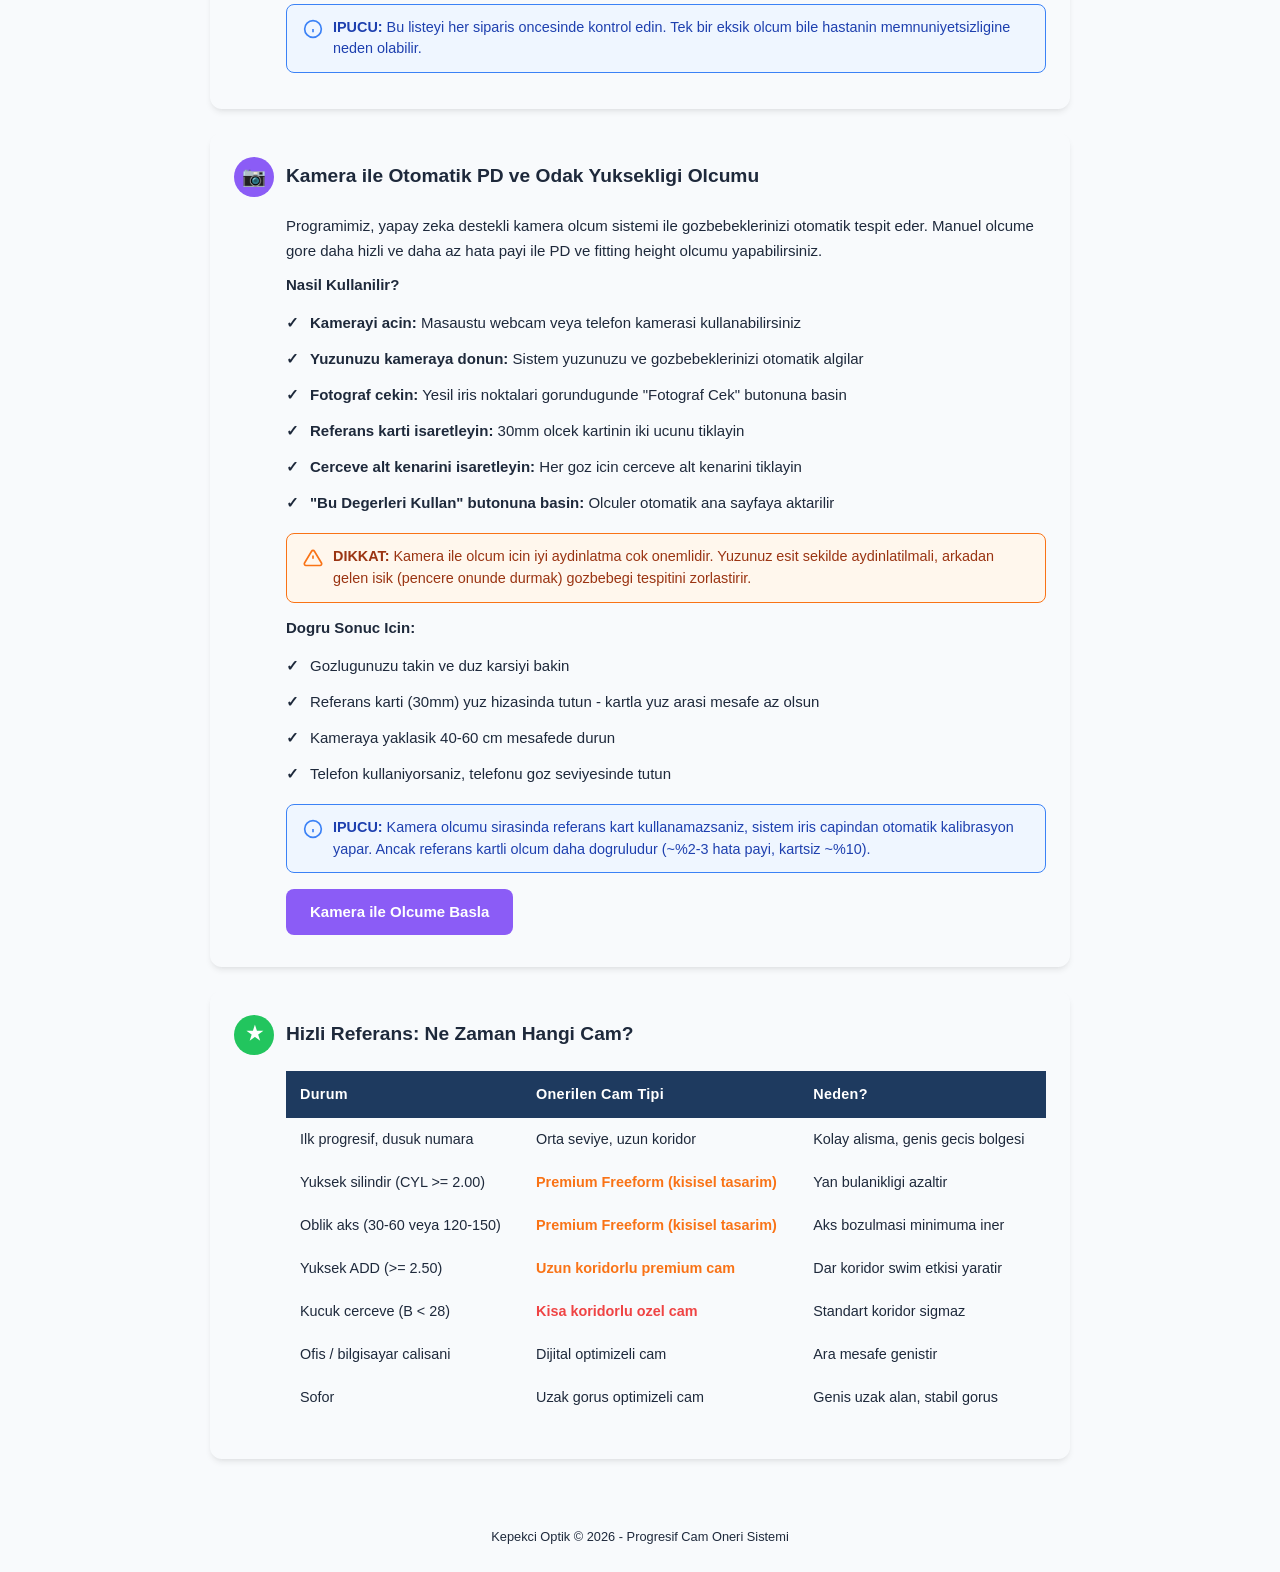
<file: progresif-oneri/olcum-rehberi.html>
<!DOCTYPE html>
<html lang="tr">
<head>
  <meta charset="UTF-8" />
  <meta name="viewport" content="width=device-width, initial-scale=1.0" />
  <title>Olcum Rehberi - Kepekci Optik</title>
  <link rel="stylesheet" href="css/style.css" />
  <link rel="stylesheet" href="css/design-tokens.css" />
  <link rel="stylesheet" href="css/components.css" />
  <script src="js/hata-izle.js"></script>
  <style>
    /* Header stili (index.html ile ayni) */
    .header {
      background: linear-gradient(135deg, var(--primary-dark) 0%, var(--primary) 50%, var(--primary-light) 100%);
      color: #ffffff;
      padding: 1.2rem 1.5rem;
      box-shadow: 0 2px 12px rgba(0, 0, 0, 0.15);
      position: sticky;
      top: 0;
      z-index: 100;
    }
    .header__inner {
      max-width: 1200px;
      margin: 0 auto;
      display: flex;
      align-items: center;
      justify-content: space-between;
      flex-wrap: wrap;
      gap: 0.8rem;
    }
    .header__brand { display: flex; flex-direction: column; }
    .header__title { font-size: 1.6rem; font-weight: 700; letter-spacing: 0.5px; }
    .header__subtitle { font-size: 0.85rem; opacity: 0.85; font-weight: 400; }
    .header__nav { display: flex; gap: 0.3rem; }
    .header__nav a {
      color: rgba(255,255,255,0.75);
      text-decoration: none;
      padding: 0.45rem 1rem;
      border-radius: var(--radius-sm);
      font-size: 0.9rem;
      transition: var(--transition);
      white-space: nowrap;
    }
    .header__nav a:hover { color: #fff; background: rgba(255,255,255,0.12); }
    .header__nav a.active { color: #fff; background: rgba(255,255,255,0.2); font-weight: 600; }

    .rehber-container {
      max-width: 900px;
      margin: 0 auto;
      padding: 20px;
    }

    .rehber-baslik {
      text-align: center;
      margin-bottom: 32px;
    }

    .rehber-baslik h1 {
      font-size: 1.8rem;
      color: var(--primary);
      margin-bottom: 8px;
    }

    .rehber-baslik p {
      color: var(--text-secondary);
    }

    /* Adim kartlari */
    .adim-kart {
      background: var(--bg-card);
      border-radius: 12px;
      padding: 24px;
      margin-bottom: 24px;
      box-shadow: var(--shadow-md);
      border-left: 4px solid var(--primary);
    }

    .adim-kart-baslik {
      display: flex;
      align-items: center;
      gap: 12px;
      margin-bottom: 16px;
    }

    .adim-kart-baslik .numara {
      width: 40px;
      height: 40px;
      border-radius: 50%;
      background: var(--primary);
      color: #fff;
      display: flex;
      align-items: center;
      justify-content: center;
      font-weight: 700;
      font-size: 1.2rem;
      flex-shrink: 0;
    }

    .adim-kart-baslik h2 {
      font-size: 1.2rem;
      color: var(--text-primary);
    }

    .adim-icerik {
      padding-left: 52px;
    }

    .adim-icerik p {
      color: var(--text-secondary);
      margin-bottom: 8px;
      line-height: 1.7;
    }

    .adim-icerik ul {
      list-style: none;
      padding: 0;
      margin-bottom: 12px;
    }

    .adim-icerik li {
      padding: 6px 0 6px 24px;
      position: relative;
      color: var(--text-secondary);
      line-height: 1.6;
    }

    .adim-icerik li::before {
      content: "\2713";
      position: absolute;
      left: 0;
      color: var(--success);
      font-weight: 700;
    }

    /* Dikkat kutusu */
    .dikkat-kutu {
      background: #fff7ed;
      border: 1px solid #f97316;
      border-radius: 8px;
      padding: 12px 16px;
      margin: 12px 0;
      display: flex;
      gap: 10px;
      align-items: flex-start;
    }

    .dikkat-kutu svg {
      width: 20px;
      height: 20px;
      color: #f97316;
      flex-shrink: 0;
      margin-top: 2px;
    }

    .dikkat-kutu p {
      font-size: 0.9rem;
      color: #9a3412;
      margin: 0 !important;
      line-height: 1.5;
    }

    /* Ipucu kutusu */
    .ipucu-kutu {
      background: #eff6ff;
      border: 1px solid #3b82f6;
      border-radius: 8px;
      padding: 12px 16px;
      margin: 12px 0;
      display: flex;
      gap: 10px;
      align-items: flex-start;
    }

    .ipucu-kutu svg {
      width: 20px;
      height: 20px;
      color: #3b82f6;
      flex-shrink: 0;
      margin-top: 2px;
    }

    .ipucu-kutu p {
      font-size: 0.9rem;
      color: #1e40af;
      margin: 0 !important;
      line-height: 1.5;
    }

    /* Tablo */
    .rehber-tablo {
      width: 100%;
      border-collapse: collapse;
      margin: 16px 0;
      font-size: 0.9rem;
    }

    .rehber-tablo th {
      background: #1e3a5f;
      color: #ffffff;
      padding: 12px 14px;
      text-align: left;
      font-weight: 600;
      font-size: 0.9rem;
      letter-spacing: 0.3px;
    }

    .rehber-tablo td {
      padding: 10px 14px;
      border-bottom: 1px solid var(--border);
      color: var(--text-primary);
    }

    .rehber-tablo tr:nth-child(even) td {
      background: var(--bg-secondary);
    }

    .rehber-tablo .tehlike {
      color: #ef4444;
      font-weight: 700;
    }

    .rehber-tablo .uyari-renk {
      color: #f97316;
      font-weight: 600;
    }

    .rehber-tablo .iyi {
      color: #22c55e;
      font-weight: 600;
    }

    /* Illustrasyon */
    .illus-kart {
      background: var(--bg-secondary);
      border-radius: 10px;
      padding: 20px;
      text-align: center;
      margin: 16px 0;
    }

    .illus-kart svg {
      max-width: 300px;
      width: 100%;
      height: auto;
    }

    .illus-kart .aciklama {
      font-size: 0.85rem;
      color: var(--text-tertiary);
      margin-top: 8px;
    }

    /* Kontrol listesi */
    .kontrol-listesi {
      list-style: none;
      padding: 0;
    }

    .kontrol-listesi li {
      padding: 10px 12px 10px 40px;
      position: relative;
      border-bottom: 1px solid var(--border);
      color: var(--text-primary);
      font-size: 0.95rem;
    }

    .kontrol-listesi li::before {
      content: "";
      width: 20px;
      height: 20px;
      border: 2px solid var(--border);
      border-radius: 4px;
      position: absolute;
      left: 8px;
      top: 10px;
    }

    /* Yazdirma */
    @media print {
      body { background: #fff; }
      .rehber-container { padding: 0; max-width: 100%; }
      .adim-kart { box-shadow: none; border: 1px solid #ccc; page-break-inside: avoid; }
      nav, header, footer { display: none !important; }
      .adim-kart { border-left-color: #333; }
    }
  </style>
</head>
<body>
  <!-- Ust Menu -->
  <header class="header">
    <div class="header__inner">
      <div class="header__brand">
        <div class="header__title">Kepekci Optik</div>
        <div class="header__subtitle">Olcum Rehberi</div>
      </div>
      <nav class="header__nav">
        <a href="index.html">Ana Sayfa</a>
        <a href="foto-olcum.html">Fotograftan Olcum</a>
        <a href="kamera-olcum.html">Kameradan Olcum</a>
        <a href="recete.html">SGK Recete</a>
        <a href="olcum-rehberi.html" class="active">Olcum Rehberi</a>
      </nav>
    </div>
  </header>

  <main class="rehber-container">
    <div class="rehber-baslik">
      <h1>Progresif Cam Icin Dogru Olcum Rehberi</h1>
      <p>Her adimi dikkatli uygulayin. Dogru olcum = mutlu hasta</p>
    </div>

    <!-- Adim 1: PD Olcumu -->
    <div class="adim-kart">
      <div class="adim-kart-baslik">
        <span class="numara">1</span>
        <h2>Goz Mesafesi (Monokuler PD) Olcumu</h2>
      </div>
      <div class="adim-icerik">
        <p>Her gozun burundan olan mesafesini <strong>ayri ayri</strong> olcun. Binokuler PD'yi ikiye bolmeyin!</p>

        <ul>
          <li>Hasta karsiniza oturun, gozleriniz ayni yukseklikte olsun</li>
          <li>Pupilometre veya milimetrik cetvel kullanin</li>
          <li>Hasta size degil, <strong>arkanizda uzak bir noktaya</strong> baksin</li>
          <li>Sag ve sol PD'yi ayri ayri olcun ve kaydedin</li>
          <li>En az 2 kez tekrarlayin</li>
          <li>Fark 0.5 mm'den fazlaysa 3. kez olcun, ortalamasini alin</li>
        </ul>

        <div class="dikkat-kutu">
          <svg viewBox="0 0 24 24" fill="none" stroke="currentColor" stroke-width="2">
            <path d="M10.29 3.86L1.82 18a2 2 0 001.71 3h16.94a2 2 0 001.71-3L13.71 3.86a2 2 0 00-3.42 0z"/>
            <line x1="12" y1="9" x2="12" y2="13"/>
            <line x1="12" y1="17" x2="12.01" y2="17"/>
          </svg>
          <p><strong>DIKKAT:</strong> Hasta size bakiyorsa, bir gozunuzu kapatarak olcum yapin. Yoksa paralaks hatasi olusur. Hasta arkanizda uzak bir noktaya bakarken her iki gozunuz acik olcum daha doğru olur.</p>
        </div>

        <div class="ipucu-kutu">
          <svg viewBox="0 0 24 24" fill="none" stroke="currentColor" stroke-width="2">
            <circle cx="12" cy="12" r="10"/>
            <line x1="12" y1="16" x2="12" y2="12"/>
            <line x1="12" y1="8" x2="12.01" y2="8"/>
          </svg>
          <p><strong>IPUCU:</strong> Ortalama degerler: Sag PD 30-34 mm, Sol PD 30-34 mm. Binokuler PD genellikle 58-68 mm arasidir. Sag-sol arasi 1-2 mm fark normaldir.</p>
        </div>
      </div>
    </div>

    <!-- Adim 2: Cerceve Secimi -->
    <div class="adim-kart">
      <div class="adim-kart-baslik">
        <span class="numara">2</span>
        <h2>Cerceve Secimi Kontrolu</h2>
      </div>
      <div class="adim-icerik">
        <p>Progresif cam icin cerceve secimi kritik onem tasir. Asagidaki kontrolleri yapin:</p>

        <ul>
          <li><strong>B Olcusu (dikey yukseklik):</strong> Minimum 28 mm olmali, ideal 30+ mm</li>
          <li><strong>A Olcusu (yatay genislik):</strong> Hastanin yuzune uygun olmali</li>
          <li>Cerceve burnun uzerinde kaymiyor olmali, sabit durmali</li>
          <li>Pantoskopik egim 8-12 derece arasi olmali</li>
          <li>Cerceve sol ve sag taraf simetrik oturmali</li>
        </ul>

        <!-- B Olcusu Illustrasyonu -->
        <div class="illus-kart">
          <svg viewBox="0 0 280 160" fill="none">
            <!-- Cerceve -->
            <rect x="20" y="20" width="110" height="120" rx="12" stroke="#1e3a5f" stroke-width="2.5" fill="none"/>
            <rect x="150" y="20" width="110" height="120" rx="12" stroke="#1e3a5f" stroke-width="2.5" fill="none"/>
            <!-- Kopru -->
            <path d="M130 60 Q140 40 150 60" stroke="#1e3a5f" stroke-width="2.5" fill="none"/>

            <!-- B Olcusu ok -->
            <line x1="8" y1="20" x2="8" y2="140" stroke="#ef4444" stroke-width="2"/>
            <polygon points="8,20 4,28 12,28" fill="#ef4444"/>
            <polygon points="8,140 4,132 12,132" fill="#ef4444"/>
            <text x="2" y="85" font-size="10" fill="#ef4444" font-weight="700" transform="rotate(-90,2,85)">B Olcusu</text>

            <!-- A Olcusu ok -->
            <line x1="20" y1="150" x2="130" y2="150" stroke="#3b82f6" stroke-width="2"/>
            <polygon points="20,150 28,146 28,154" fill="#3b82f6"/>
            <polygon points="130,150 122,146 122,154" fill="#3b82f6"/>
            <text x="55" y="158" font-size="10" fill="#3b82f6" font-weight="700">A Olcusu</text>

            <!-- Pupil merkezi -->
            <circle cx="75" cy="65" r="4" fill="#22c55e"/>
            <text x="85" y="55" font-size="8" fill="#22c55e" font-weight="600">Pupil Merkezi</text>

            <!-- FH ok -->
            <line x1="75" y1="65" x2="75" y2="140" stroke="#22c55e" stroke-width="1.5" stroke-dasharray="4,3"/>
            <text x="80" y="105" font-size="8" fill="#22c55e" font-weight="600">Odak Yuk.</text>
          </svg>
          <p class="aciklama">B Olcusu: Cercevenin dikey yuksekligi &nbsp;|&nbsp; A Olcusu: Yatay genisligi &nbsp;|&nbsp; Odak Yuksekligi: Pupilden alt kenara</p>
        </div>

        <div class="dikkat-kutu">
          <svg viewBox="0 0 24 24" fill="none" stroke="currentColor" stroke-width="2">
            <path d="M10.29 3.86L1.82 18a2 2 0 001.71 3h16.94a2 2 0 001.71-3L13.71 3.86a2 2 0 00-3.42 0z"/>
            <line x1="12" y1="9" x2="12" y2="13"/>
            <line x1="12" y1="17" x2="12.01" y2="17"/>
          </svg>
          <p><strong>DIKKAT:</strong> B Olcusu 24 mm altindaki cerceveye progresif cam <strong>onerilmez</strong>. Hastaya baska cerceve secmesini soylenin. 24-28 mm arasi kisa koridorlu cam zorunludur.</p>
        </div>
      </div>
    </div>

    <!-- Adim 3: Fitting Height -->
    <div class="adim-kart">
      <div class="adim-kart-baslik">
        <span class="numara">3</span>
        <h2>Odak Yuksekligi (Fitting Height) Olcumu</h2>
      </div>
      <div class="adim-icerik">
        <p>Gozbebeginizin merkezinden cercevenin alt kenarina olan dikey mesafedir.</p>

        <ul>
          <li>Hasta gozlugu taksin, dogal pozisyonda karsiniza otursun</li>
          <li>Hasta ne yukari ne asagi, duz karsiyi baksin</li>
          <li>Pupilla merkezini gozluk cami uzerine ince marker ile isaretleyin</li>
          <li>Isaretlenen noktadan cercevenin <strong>ALT kenarina</strong> olan mesafeyi olcun</li>
          <li>Her goz icin ayri ayri olcun (genellikle ayni cikar ama bazen 1 mm fark olabilir)</li>
        </ul>

        <div class="dikkat-kutu">
          <svg viewBox="0 0 24 24" fill="none" stroke="currentColor" stroke-width="2">
            <path d="M10.29 3.86L1.82 18a2 2 0 001.71 3h16.94a2 2 0 001.71-3L13.71 3.86a2 2 0 00-3.42 0z"/>
            <line x1="12" y1="9" x2="12" y2="13"/>
            <line x1="12" y1="17" x2="12.01" y2="17"/>
          </svg>
          <p><strong>DIKKAT:</strong> Hasta dogal bas pozisyonunda olmali. Ne yukari ne asagi bakmasin. Siz hasta ile ayni seviyede olun - oturarak oturana, ayaktakine ayakta olcum yapin.</p>
        </div>

        <div class="ipucu-kutu">
          <svg viewBox="0 0 24 24" fill="none" stroke="currentColor" stroke-width="2">
            <circle cx="12" cy="12" r="10"/>
            <line x1="12" y1="16" x2="12" y2="12"/>
            <line x1="12" y1="8" x2="12.01" y2="8"/>
          </svg>
          <p><strong>IPUCU:</strong> Odak yuksekligi genellikle B olcusunun yarisina yakin cikar (B/2 +/- 2mm). B=30 ise FH genellikle 14-18 mm arasindadir.</p>
        </div>
      </div>
    </div>

    <!-- Adim 4: Koridor Uyumu -->
    <div class="adim-kart">
      <div class="adim-kart-baslik">
        <span class="numara">4</span>
        <h2>Odak Yuksekligi - Gecis Bolgesi (Koridor) Uyumu</h2>
      </div>
      <div class="adim-icerik">
        <p>Odak yuksekligi, secilecek koridor uzunlugunu belirler. Asagidaki tabloyu kontrol edin:</p>

        <table class="rehber-tablo">
          <thead>
            <tr>
              <th>Odak Yuksekligi</th>
              <th>Uygun Koridor</th>
              <th>Durum</th>
            </tr>
          </thead>
          <tbody>
            <tr>
              <td>22 mm ve uzeri</td>
              <td>Standart - Uzun Koridor (16-18 mm)</td>
              <td class="iyi">Ideal</td>
            </tr>
            <tr>
              <td>18 - 21 mm</td>
              <td>Orta Koridor (14-16 mm)</td>
              <td class="iyi">Uygun</td>
            </tr>
            <tr>
              <td>14 - 17 mm</td>
              <td>Kisa Koridor (11-14 mm)</td>
              <td class="uyari-renk">Dikkatli Secim</td>
            </tr>
            <tr>
              <td>14 mm alti</td>
              <td>---</td>
              <td class="tehlike">CERCEVE DEGISTIRIN</td>
            </tr>
          </tbody>
        </table>

        <div class="dikkat-kutu">
          <svg viewBox="0 0 24 24" fill="none" stroke="currentColor" stroke-width="2">
            <path d="M10.29 3.86L1.82 18a2 2 0 001.71 3h16.94a2 2 0 001.71-3L13.71 3.86a2 2 0 00-3.42 0z"/>
            <line x1="12" y1="9" x2="12" y2="13"/>
            <line x1="12" y1="17" x2="12.01" y2="17"/>
          </svg>
          <p><strong>FORMUL:</strong> Odak Yuksekligi - Koridor Uzunlugu >= 4-5 mm olmali. Bu fark, yakin okuma alani icin yeterli alanin kalmasini saglar. Ornegin: FH=18 ise, koridor en fazla 13-14 mm olmali.</p>
        </div>

        <p><strong>Ozel durumlar:</strong></p>
        <ul>
          <li><strong>Yuksek silindir (CYL >= 2.00):</strong> Kisa koridordan kacinin, en az 14 mm koridor secin</li>
          <li><strong>Yuksek yakin ilave (ADD >= 2.50):</strong> Uzun koridor tercih edin, yakin alan genisler</li>
          <li><strong>Ilk progresif kullanan:</strong> Uzun koridor ve kolay alisma ozellikli model secin</li>
        </ul>
      </div>
    </div>

    <!-- Adim 5: Kontrol Listesi -->
    <div class="adim-kart">
      <div class="adim-kart-baslik">
        <span class="numara">5</span>
        <h2>Siparis Oncesi Kontrol Listesi</h2>
      </div>
      <div class="adim-icerik">
        <p>Siparisi vermeden once asagidaki maddelerin hepsini kontrol edin:</p>

        <ul class="kontrol-listesi">
          <li>Goz mesafeleri (PD) sag ve sol ayri ayri olculdu mu?</li>
          <li>Odak yuksekligi (fitting height) olculdu mu?</li>
          <li>Cerceve yuksekligi (B olcusu) yeterli mi? (Minimum 28 mm)</li>
          <li>Gecis bolgesi (koridor) uzunlugu, odak yuksekligine uygun mu?</li>
          <li>Hastanin meslegi ve yasam tarzi soruldu mu?</li>
          <li>Hasta bilgilendirildi mi? (Alisma sureci anlatildi mi?)</li>
          <li>Ilk progresif mi? (Evet ise: uzun koridor + kolay alisma modeli)</li>
          <li>Yuksek silindir veya oblik aks var mi? (Evet ise: premium freeform modeli)</li>
          <li>Cerceve hastayla birlikte ayar edildi mi? (Pantoskopik egim, burun mesafesi)</li>
          <li>Hasta talimati kagidi hazir mi?</li>
        </ul>

        <div class="ipucu-kutu">
          <svg viewBox="0 0 24 24" fill="none" stroke="currentColor" stroke-width="2">
            <circle cx="12" cy="12" r="10"/>
            <line x1="12" y1="16" x2="12" y2="12"/>
            <line x1="12" y1="8" x2="12.01" y2="8"/>
          </svg>
          <p><strong>IPUCU:</strong> Bu listeyi her siparis oncesinde kontrol edin. Tek bir eksik olcum bile hastanin memnuniyetsizligine neden olabilir.</p>
        </div>
      </div>
    </div>

    <!-- Kamera ile Olcum Rehberi -->
    <div class="adim-kart" style="border-left-color: #8b5cf6;">
      <div class="adim-kart-baslik">
        <span class="numara" style="background: #8b5cf6;">&#128247;</span>
        <h2>Kamera ile Otomatik PD ve Odak Yuksekligi Olcumu</h2>
      </div>
      <div class="adim-icerik">
        <p>Programimiz, yapay zeka destekli kamera olcum sistemi ile gozbebeklerinizi otomatik tespit eder. Manuel olcume gore daha hizli ve daha az hata payi ile PD ve fitting height olcumu yapabilirsiniz.</p>

        <p><strong>Nasil Kullanilir?</strong></p>
        <ul>
          <li><strong>Kamerayi acin:</strong> Masaustu webcam veya telefon kamerasi kullanabilirsiniz</li>
          <li><strong>Yuzunuzu kameraya donun:</strong> Sistem yuzunuzu ve gozbebeklerinizi otomatik algilar</li>
          <li><strong>Fotograf cekin:</strong> Yesil iris noktalari gorundugunde "Fotograf Cek" butonuna basin</li>
          <li><strong>Referans karti isaretleyin:</strong> 30mm olcek kartinin iki ucunu tiklayin</li>
          <li><strong>Cerceve alt kenarini isaretleyin:</strong> Her goz icin cerceve alt kenarini tiklayin</li>
          <li><strong>"Bu Degerleri Kullan" butonuna basin:</strong> Olculer otomatik ana sayfaya aktarilir</li>
        </ul>

        <div class="dikkat-kutu">
          <svg viewBox="0 0 24 24" fill="none" stroke="currentColor" stroke-width="2">
            <path d="M10.29 3.86L1.82 18a2 2 0 001.71 3h16.94a2 2 0 001.71-3L13.71 3.86a2 2 0 00-3.42 0z"/>
            <line x1="12" y1="9" x2="12" y2="13"/>
            <line x1="12" y1="17" x2="12.01" y2="17"/>
          </svg>
          <p><strong>DIKKAT:</strong> Kamera ile olcum icin iyi aydinlatma cok onemlidir. Yuzunuz esit sekilde aydinlatilmali, arkadan gelen isik (pencere onunde durmak) gozbebegi tespitini zorlastirir.</p>
        </div>

        <p><strong>Dogru Sonuc Icin:</strong></p>
        <ul>
          <li>Gozlugunuzu takin ve duz karsiyi bakin</li>
          <li>Referans karti (30mm) yuz hizasinda tutun - kartla yuz arasi mesafe az olsun</li>
          <li>Kameraya yaklasik 40-60 cm mesafede durun</li>
          <li>Telefon kullaniyorsaniz, telefonu goz seviyesinde tutun</li>
        </ul>

        <div class="ipucu-kutu">
          <svg viewBox="0 0 24 24" fill="none" stroke="currentColor" stroke-width="2">
            <circle cx="12" cy="12" r="10"/>
            <line x1="12" y1="16" x2="12" y2="12"/>
            <line x1="12" y1="8" x2="12.01" y2="8"/>
          </svg>
          <p><strong>IPUCU:</strong> Kamera olcumu sirasinda referans kart kullanamazsaniz, sistem iris capindan otomatik kalibrasyon yapar. Ancak referans kartli olcum daha dogruludur (~%2-3 hata payi, kartsiz ~%10).</p>
        </div>

        <p style="margin-top:16px;"><a href="kamera-olcum.html" style="display:inline-block; padding:10px 24px; background:#8b5cf6; color:#fff; border-radius:8px; text-decoration:none; font-weight:600;">Kamera ile Olcume Basla</a></p>
      </div>
    </div>

    <!-- Hizli Referans Tablosu -->
    <div class="adim-kart" style="border-left-color: #22c55e;">
      <div class="adim-kart-baslik">
        <span class="numara" style="background: #22c55e;">&#9733;</span>
        <h2>Hizli Referans: Ne Zaman Hangi Cam?</h2>
      </div>
      <div class="adim-icerik">
        <table class="rehber-tablo">
          <thead>
            <tr>
              <th>Durum</th>
              <th>Onerilen Cam Tipi</th>
              <th>Neden?</th>
            </tr>
          </thead>
          <tbody>
            <tr>
              <td>Ilk progresif, dusuk numara</td>
              <td>Orta seviye, uzun koridor</td>
              <td>Kolay alisma, genis gecis bolgesi</td>
            </tr>
            <tr>
              <td>Yuksek silindir (CYL >= 2.00)</td>
              <td class="uyari-renk">Premium Freeform (kisisel tasarim)</td>
              <td>Yan bulanikligi azaltir</td>
            </tr>
            <tr>
              <td>Oblik aks (30-60 veya 120-150)</td>
              <td class="uyari-renk">Premium Freeform (kisisel tasarim)</td>
              <td>Aks bozulmasi minimuma iner</td>
            </tr>
            <tr>
              <td>Yuksek ADD (>= 2.50)</td>
              <td class="uyari-renk">Uzun koridorlu premium cam</td>
              <td>Dar koridor swim etkisi yaratir</td>
            </tr>
            <tr>
              <td>Kucuk cerceve (B < 28)</td>
              <td class="tehlike">Kisa koridorlu ozel cam</td>
              <td>Standart koridor sigmaz</td>
            </tr>
            <tr>
              <td>Ofis / bilgisayar calisani</td>
              <td>Dijital optimizeli cam</td>
              <td>Ara mesafe genistir</td>
            </tr>
            <tr>
              <td>Sofor</td>
              <td>Uzak gorus optimizeli cam</td>
              <td>Genis uzak alan, stabil gorus</td>
            </tr>
          </tbody>
        </table>
      </div>
    </div>
  </main>

  <!-- Footer -->
  <footer style="text-align:center; padding:24px; color:var(--text-tertiary); font-size:0.8rem;">
    Kepekci Optik &copy; 2026 - Progresif Cam Oneri Sistemi
  </footer>
</body>
</html>
</file>
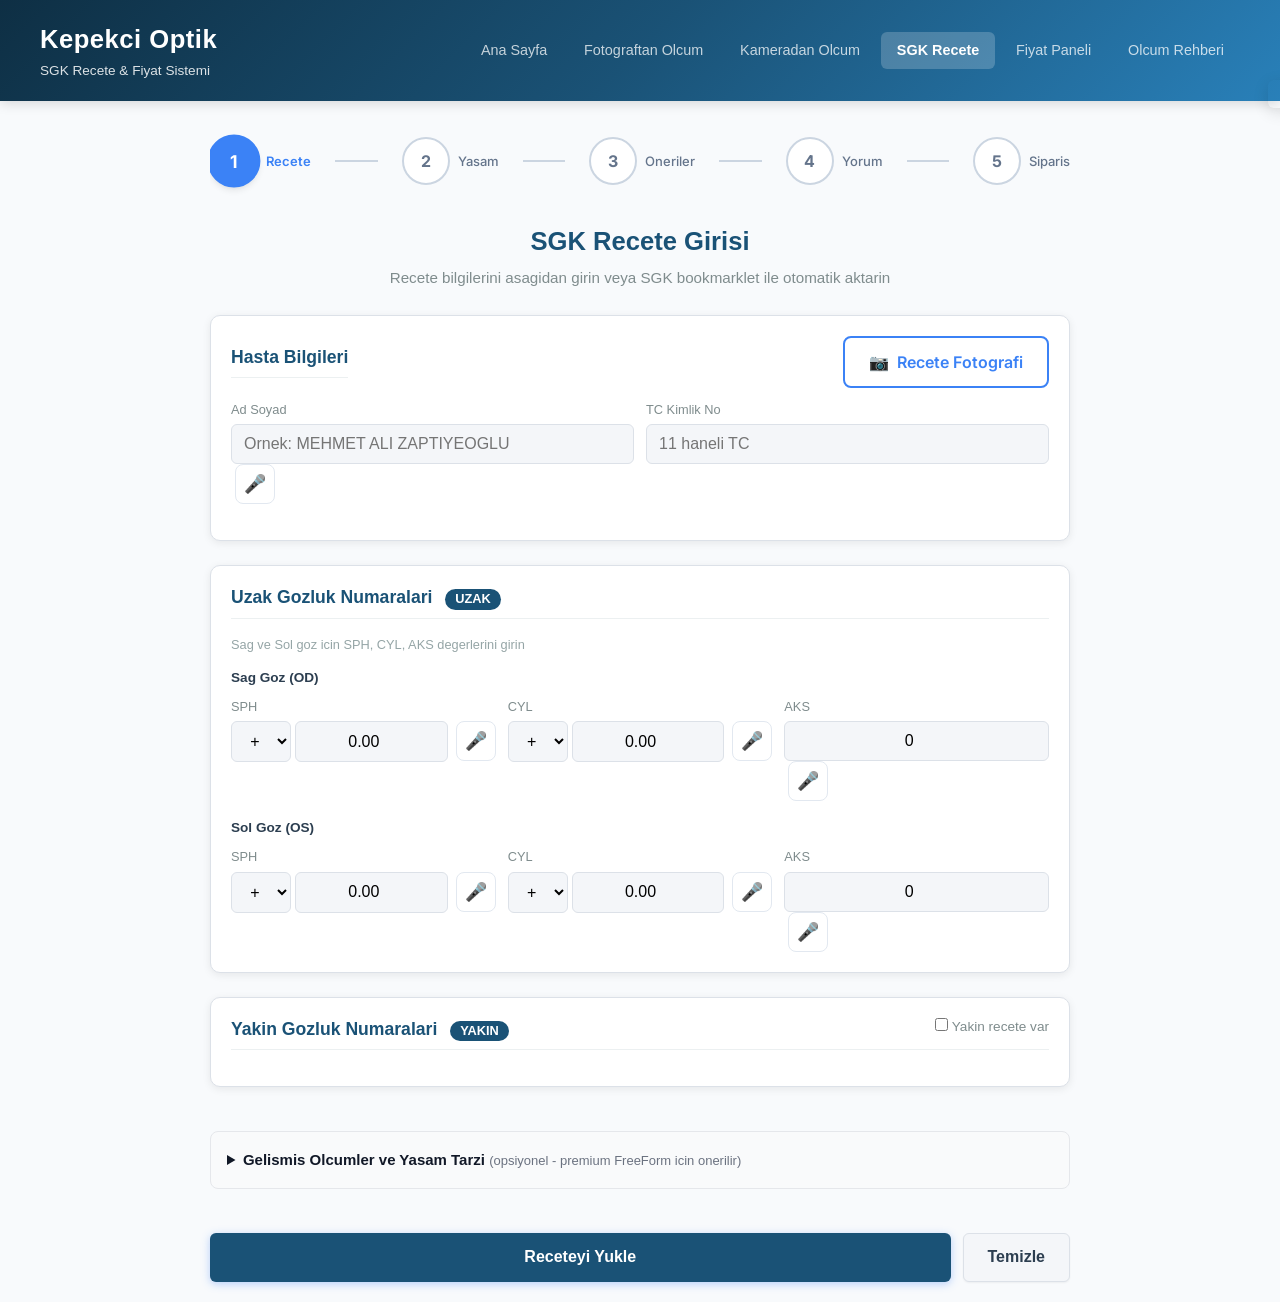
<file: progresif-oneri/recete.html>
<!DOCTYPE html>
<html lang="tr">
<head>
  <meta charset="UTF-8" />
  <meta name="viewport" content="width=device-width, initial-scale=1.0" />
  <meta name="apple-mobile-web-app-capable" content="yes" />
  <meta name="apple-mobile-web-app-status-bar-style" content="black-translucent" />
  <title>SGK Recete - Kepekci Optik</title>
  <link rel="stylesheet" href="css/style.css" />
  <link rel="stylesheet" href="css/design-tokens.css" />
  <link rel="stylesheet" href="css/components.css" />
  <script src="js/hata-izle.js"></script>
  <style>
    /* CSS Degiskenleri (index.html ile ayni) */
    :root {
      --primary: #1a5276;
      --primary-light: #2980b9;
      --primary-dark: #0e2f44;
      --accent: #e67e22;
      --success: #27ae60;
      --danger: #e74c3c;
      --bg: #f4f6f9;
      --bg-card: #ffffff;
      --text: #2c3e50;
      --text-light: #7f8c8d;
      --text-muted: #95a5a6;
      --border: #dce1e8;
      --border-light: #ecf0f1;
      --shadow: 0 2px 8px rgba(0, 0, 0, 0.08);
      --shadow-lg: 0 4px 16px rgba(0, 0, 0, 0.12);
      --radius: 10px;
      --radius-sm: 6px;
      --radius-lg: 14px;
      --transition: 0.2s ease;
    }

    /* Header stili (diger sayfalarla ayni) */
    .header {
      background: linear-gradient(135deg, var(--primary-dark) 0%, var(--primary) 50%, var(--primary-light) 100%);
      color: #ffffff;
      padding: 1.2rem 1.5rem;
      box-shadow: 0 2px 12px rgba(0, 0, 0, 0.15);
      position: sticky;
      top: 0;
      z-index: 100;
    }
    .header__inner {
      max-width: 1200px;
      margin: 0 auto;
      display: flex;
      align-items: center;
      justify-content: space-between;
      flex-wrap: wrap;
      gap: 0.8rem;
    }
    .header__brand { display: flex; flex-direction: column; }
    .header__title { font-size: 1.6rem; font-weight: 700; letter-spacing: 0.5px; }
    .header__subtitle { font-size: 0.85rem; opacity: 0.85; font-weight: 400; }
    .header__nav { display: flex; gap: 0.3rem; }
    .header__nav a {
      color: rgba(255,255,255,0.75);
      text-decoration: none;
      padding: 0.45rem 1rem;
      border-radius: var(--radius-sm);
      font-size: 0.9rem;
      transition: var(--transition);
      white-space: nowrap;
    }
    .header__nav a:hover { color: #fff; background: rgba(255,255,255,0.12); }
    .header__nav a.active { color: #fff; background: rgba(255,255,255,0.2); font-weight: 600; }

    /* Sayfa icerigi */
    .recete-container {
      max-width: 900px;
      margin: 0 auto;
      padding: 20px;
    }

    /* Manuel giris formu */
    .recete-form {
      display: grid;
      gap: 24px;
    }
    .goz-bolumu {
      background: var(--bg-card);
      border: 1px solid var(--border);
      border-radius: var(--radius);
      padding: 20px;
      box-shadow: var(--shadow);
    }
    .goz-bolumu h3 {
      font-size: 1.1rem;
      color: var(--primary);
      margin-bottom: 16px;
      padding-bottom: 8px;
      border-bottom: 1px solid var(--border-light);
    }
    .goz-bolumu h3 .goz-etiket {
      display: inline-block;
      background: var(--primary);
      color: #fff;
      padding: 2px 10px;
      border-radius: 12px;
      font-size: 0.8rem;
      margin-left: 8px;
    }
    .numara-grid {
      display: grid;
      grid-template-columns: repeat(3, 1fr);
      gap: 12px;
    }
    .numara-grid label {
      display: block;
      font-size: 0.8rem;
      color: var(--text-light);
      margin-bottom: 4px;
      font-weight: 500;
    }
    .numara-grid input, .numara-grid select {
      width: 100%;
      padding: 10px 12px;
      border: 1px solid var(--border);
      border-radius: var(--radius-sm);
      font-size: 1rem;
      text-align: center;
      background: var(--bg);
    }
    .numara-grid input:focus, .numara-grid select:focus {
      outline: none;
      border-color: var(--primary);
      box-shadow: 0 0 0 3px rgba(52, 152, 219, 0.15);
    }
    .isaret-secici {
      display: flex;
      gap: 4px;
    }
    .isaret-secici select {
      width: 60px;
      flex-shrink: 0;
      padding: 10px 4px;
      text-align: center;
    }
    .isaret-secici input {
      flex: 1;
      min-width: 0;
    }

    /* Hasta bilgi formu */
    .hasta-bilgi-form {
      display: grid;
      grid-template-columns: 1fr 1fr;
      gap: 12px;
      margin-bottom: 16px;
    }
    .hasta-bilgi-form .tam-genislik {
      grid-column: 1 / -1;
    }
    .hasta-bilgi-form label {
      display: block;
      font-size: 0.8rem;
      color: var(--text-light);
      margin-bottom: 4px;
      font-weight: 500;
    }
    .hasta-bilgi-form input {
      width: 100%;
      padding: 10px 12px;
      border: 1px solid var(--border);
      border-radius: var(--radius-sm);
      font-size: 1rem;
      background: var(--bg);
    }
    .hasta-bilgi-form input:focus {
      outline: none;
      border-color: var(--primary);
      box-shadow: 0 0 0 3px rgba(52, 152, 219, 0.15);
    }

    /* Butonlar */
    .form-butonlar {
      display: flex;
      gap: 12px;
      margin-top: 20px;
    }
    .btn {
      padding: 12px 24px;
      border: none;
      border-radius: var(--radius-sm);
      font-size: 1rem;
      font-weight: 600;
      cursor: pointer;
      transition: var(--transition);
      display: inline-flex;
      align-items: center;
      gap: 8px;
    }
    .btn--primary {
      background: var(--primary);
      color: #fff;
      flex: 1;
    }
    .btn--primary:hover {
      background: var(--primary-dark);
    }
    .btn--primary:disabled {
      background: var(--text-muted);
      cursor: not-allowed;
    }
    .btn--secondary {
      background: var(--bg);
      color: var(--text);
      border: 1px solid var(--border);
    }
    .btn--secondary:hover {
      background: var(--border-light);
    }
    .btn--danger {
      background: var(--danger);
      color: #fff;
    }
    .btn--success {
      background: var(--success);
      color: #fff;
    }
    .btn--success:hover {
      filter: brightness(0.9);
    }

    /* ==================== MUSTERI GOSTERIM BOLUMU ==================== */
    #musteri-gosterim {
      display: none;
    }
    #musteri-gosterim.gorunur {
      display: block;
      animation: fadeInUp 0.5s ease;
    }
    @keyframes fadeInUp {
      from { opacity: 0; transform: translateY(20px); }
      to { opacity: 1; transform: translateY(0); }
    }
    @keyframes pulse-glow {
      0%, 100% { box-shadow: 0 0 8px rgba(239, 68, 68, 0.3); }
      50% { box-shadow: 0 0 20px rgba(239, 68, 68, 0.6); }
    }
    @keyframes slideInRight {
      from { opacity: 0; transform: translateX(30px); }
      to { opacity: 1; transform: translateX(0); }
    }

    /* Hasta bilgi karti - Dark Navy Header */
    .hasta-kart {
      background: linear-gradient(135deg, #1a1a2e 0%, #16213e 50%, #0f3460 100%);
      border-radius: 16px;
      padding: 28px 24px;
      margin-bottom: 20px;
      box-shadow: 0 10px 30px rgba(26, 26, 46, 0.3);
      position: relative;
      overflow: hidden;
    }
    .hasta-kart::before {
      content: '';
      position: absolute;
      top: -50%;
      right: -20%;
      width: 200px;
      height: 200px;
      background: radial-gradient(circle, rgba(59, 130, 246, 0.15) 0%, transparent 70%);
      border-radius: 50%;
    }
    .hasta-kart .hasta-baslik {
      display: flex;
      align-items: center;
      gap: 16px;
      margin-bottom: 16px;
      position: relative;
      z-index: 1;
    }
    .hasta-kart .hasta-avatar {
      width: 56px;
      height: 56px;
      border-radius: 50%;
      background: linear-gradient(135deg, #3b82f6, #8b5cf6);
      display: flex;
      align-items: center;
      justify-content: center;
      font-size: 1.4rem;
      color: #fff;
      font-weight: 700;
      flex-shrink: 0;
      box-shadow: 0 4px 12px rgba(59, 130, 246, 0.4);
    }
    .hasta-kart .hasta-ad {
      font-size: 1.5rem;
      font-weight: 700;
      color: #ffffff;
      letter-spacing: 0.3px;
    }
    .hasta-kart .hasta-detay-grid {
      display: grid;
      grid-template-columns: repeat(auto-fit, minmax(180px, 1fr));
      gap: 12px;
      position: relative;
      z-index: 1;
    }
    .hasta-kart .detay-item {
      background: rgba(255, 255, 255, 0.08);
      border-radius: 10px;
      padding: 10px 14px;
      backdrop-filter: blur(4px);
    }
    .hasta-kart .detay-etiket {
      font-size: 0.7rem;
      color: rgba(255, 255, 255, 0.5);
      text-transform: uppercase;
      letter-spacing: 1px;
      margin-bottom: 2px;
    }
    .hasta-kart .detay-deger {
      font-size: 0.95rem;
      color: #ffffff;
      font-weight: 500;
    }

    /* Goz numara kartlari - Her zaman alt alta */
    .goz-kartlar-container {
      display: grid;
      grid-template-columns: 1fr;
      gap: 16px;
      margin-bottom: 20px;
    }
    .goz-kart {
      background: #ffffff;
      border-radius: 14px;
      overflow: hidden;
      box-shadow: 0 2px 12px rgba(0, 0, 0, 0.06);
      border: 1px solid rgba(0, 0, 0, 0.06);
    }
    .goz-kart-header {
      padding: 12px 16px;
      font-weight: 700;
      font-size: 0.85rem;
      letter-spacing: 0.5px;
      text-transform: uppercase;
      display: flex;
      align-items: center;
      gap: 8px;
    }
    .goz-kart-header .goz-ikon {
      width: 28px;
      height: 28px;
      border-radius: 8px;
      display: flex;
      align-items: center;
      justify-content: center;
      font-size: 0.8rem;
    }
    .goz-kart.uzak .goz-kart-header {
      background: linear-gradient(135deg, #3b82f6, #2563eb);
      color: #fff;
    }
    .goz-kart.uzak .goz-ikon {
      background: rgba(255, 255, 255, 0.2);
    }
    .goz-kart.yakin .goz-kart-header {
      background: linear-gradient(135deg, #8b5cf6, #7c3aed);
      color: #fff;
    }
    .goz-kart.yakin .goz-ikon {
      background: rgba(255, 255, 255, 0.2);
    }
    .goz-kart-body {
      padding: 16px;
    }
    .goz-satir {
      display: flex;
      align-items: center;
      gap: 8px;
      margin-bottom: 12px;
    }
    .goz-satir:last-child {
      margin-bottom: 0;
    }
    .goz-satir-etiket {
      font-size: 0.75rem;
      font-weight: 600;
      color: #64748b;
      text-transform: uppercase;
      letter-spacing: 0.5px;
      width: 32px;
      flex-shrink: 0;
    }
    .goz-deger-grup {
      display: flex;
      gap: 6px;
      flex: 1;
    }
    .goz-deger {
      background: #f8fafc;
      border: 1px solid #e2e8f0;
      border-radius: 8px;
      padding: 6px 10px;
      text-align: center;
      flex: 1;
      min-width: 0;
    }
    .goz-deger-baslik {
      font-size: 0.6rem;
      color: #94a3b8;
      text-transform: uppercase;
      letter-spacing: 0.5px;
      margin-bottom: 2px;
    }
    .goz-deger-sayi {
      font-size: 1rem;
      font-weight: 700;
      font-family: "SF Mono", "Fira Code", "Consolas", monospace;
    }
    .goz-deger-sayi.pozitif { color: #16a34a; }
    .goz-deger-sayi.negatif { color: #dc2626; }
    .goz-deger-sayi.notr { color: #475569; }

    /* SGK uyari kutulari - Animated premium */
    .sgk-uyarilar-container {
      margin-bottom: 20px;
    }
    .sgk-uyari {
      background: linear-gradient(135deg, #fef2f2, #fff1f2);
      border: 1px solid rgba(239, 68, 68, 0.2);
      border-left: 4px solid #ef4444;
      border-radius: 12px;
      padding: 16px 20px;
      margin-bottom: 10px;
      display: flex;
      align-items: center;
      gap: 14px;
      animation: slideInRight 0.4s ease;
      transition: transform 0.2s ease, box-shadow 0.2s ease;
    }
    .sgk-uyari:hover {
      transform: translateX(4px);
      box-shadow: 0 4px 12px rgba(239, 68, 68, 0.15);
    }
    .sgk-uyari .uyari-badge {
      width: 42px;
      height: 42px;
      border-radius: 12px;
      background: linear-gradient(135deg, #ef4444, #dc2626);
      display: flex;
      align-items: center;
      justify-content: center;
      flex-shrink: 0;
      animation: pulse-glow 2s ease-in-out infinite;
    }
    .sgk-uyari .uyari-badge-ikon {
      font-size: 1.2rem;
      color: #fff;
    }
    .sgk-uyari .uyari-icerik {
      flex: 1;
    }
    .sgk-uyari .uyari-metin {
      font-size: 1rem;
      font-weight: 700;
      color: #dc2626;
    }
    .sgk-uyari .uyari-aciklama {
      font-size: 0.8rem;
      color: #991b1b;
      margin-top: 2px;
      opacity: 0.8;
    }
    .sgk-uyari .uyari-tutar {
      font-size: 1.3rem;
      font-weight: 800;
      color: #dc2626;
      font-family: "SF Mono", "Fira Code", "Consolas", monospace;
      flex-shrink: 0;
    }

    /* Fiyat karti - Premium design */
    .fiyat-kart {
      background: #ffffff;
      border-radius: 16px;
      overflow: hidden;
      margin: 20px 0;
      box-shadow: 0 4px 20px rgba(0, 0, 0, 0.08);
      border: 1px solid rgba(0, 0, 0, 0.06);
    }
    .fiyat-kart-header {
      background: linear-gradient(135deg, #1a1a2e, #16213e);
      padding: 16px 24px;
      display: flex;
      align-items: center;
      justify-content: space-between;
    }
    .fiyat-kart-header h3 {
      color: #ffffff;
      font-size: 1rem;
      font-weight: 600;
      margin: 0;
    }
    .fiyat-kart-header .fiyat-badge {
      background: rgba(59, 130, 246, 0.2);
      color: #60a5fa;
      padding: 4px 12px;
      border-radius: 20px;
      font-size: 0.75rem;
      font-weight: 600;
    }
    .fiyat-kart-body {
      padding: 20px 24px;
    }
    .fiyat-grup-baslik {
      font-size: 0.7rem;
      font-weight: 700;
      text-transform: uppercase;
      letter-spacing: 1.2px;
      color: #94a3b8;
      margin: 20px 0 10px;
      padding-bottom: 8px;
      border-bottom: 1px solid #f1f5f9;
      display: flex;
      align-items: center;
      gap: 8px;
    }
    .fiyat-grup-baslik:first-child {
      margin-top: 0;
    }
    .fiyat-grup-baslik .grup-ikon {
      width: 20px;
      height: 20px;
      border-radius: 6px;
      display: flex;
      align-items: center;
      justify-content: center;
      font-size: 0.65rem;
      flex-shrink: 0;
    }
    .fiyat-grup-baslik .grup-ikon.uzak-ikon { background: rgba(59, 130, 246, 0.1); color: #3b82f6; }
    .fiyat-grup-baslik .grup-ikon.yakin-ikon { background: rgba(139, 92, 246, 0.1); color: #8b5cf6; }
    .fiyat-satir {
      display: flex;
      justify-content: space-between;
      align-items: center;
      padding: 10px 12px;
      margin: 4px 0;
      border-radius: 10px;
      transition: background 0.15s ease;
    }
    .fiyat-satir:hover {
      background: #f8fafc;
    }
    .fiyat-satir .etiket {
      color: #475569;
      font-size: 0.9rem;
      display: flex;
      align-items: center;
      gap: 10px;
    }
    .fiyat-satir .satir-ikon {
      width: 30px;
      height: 30px;
      border-radius: 8px;
      display: flex;
      align-items: center;
      justify-content: center;
      font-size: 0.85rem;
      flex-shrink: 0;
    }
    .fiyat-satir .satir-ikon.cerceve-ikon { background: linear-gradient(135deg, #dbeafe, #bfdbfe); }
    .fiyat-satir .satir-ikon.cam-ikon { background: linear-gradient(135deg, #e0e7ff, #c7d2fe); }
    .fiyat-satir .satir-ikon.sgk-ikon { background: linear-gradient(135deg, #dcfce7, #bbf7d0); }
    .fiyat-satir .satir-ikon.indirim-ikon { background: linear-gradient(135deg, #fef3c7, #fde68a); }
    .fiyat-satir .tutar {
      font-weight: 600;
      font-size: 0.95rem;
      color: #1e293b;
      font-family: "SF Mono", "Fira Code", "Consolas", monospace;
    }
    .fiyat-satir .tutar.indirim {
      color: #16a34a;
    }
    .fiyat-satir.alt-toplam {
      border-top: 2px solid #e2e8f0;
      margin-top: 8px;
      padding-top: 12px;
      border-radius: 0;
      background: transparent !important;
    }
    .fiyat-satir.alt-toplam .etiket {
      font-weight: 600;
      color: #1e293b;
    }
    .fiyat-satir.alt-toplam .tutar {
      font-weight: 700;
      font-size: 1.1rem;
      color: #3b82f6;
    }
    .fiyat-kart-footer {
      background: linear-gradient(135deg, #1a1a2e, #0f3460);
      padding: 20px 24px;
      display: flex;
      justify-content: space-between;
      align-items: center;
      flex-wrap: wrap;
    }
    .fiyat-kart-footer .toplam-etiket {
      color: rgba(255, 255, 255, 0.7);
      font-size: 0.85rem;
      font-weight: 500;
    }
    .fiyat-kart-footer .toplam-tutar {
      color: #ffffff;
      font-size: 1.8rem;
      font-weight: 800;
      font-family: "SF Mono", "Fira Code", "Consolas", monospace;
      letter-spacing: -0.5px;
    }

    /* Ek cam ucreti - fiyat satiri (uygulandiginda gruplar icinde gozukur) */
    .fiyat-satir.ek-cam {
      background: rgba(234, 179, 8, 0.06);
    }
    .fiyat-satir.ek-cam .ek-cam-tutar {
      color: #d97706;
      font-weight: 700;
    }
    .satir-ikon.ekcam-ikon {
      background: linear-gradient(135deg, #f59e0b, #d97706);
    }

    /* Ek cam giris alani (fiyat karti body icinde) */
    .ek-cam-girisi {
      background: linear-gradient(135deg, #fffbeb, #fef3c7);
      border-top: 2px dashed rgba(234, 179, 8, 0.4);
      padding: 14px 20px;
      display: flex;
      align-items: center;
      gap: 10px;
      flex-wrap: wrap;
    }
    .ek-cam-girisi .ek-cam-ikon {
      width: 30px;
      height: 30px;
      border-radius: 8px;
      background: linear-gradient(135deg, #f59e0b, #d97706);
      display: flex;
      align-items: center;
      justify-content: center;
      flex-shrink: 0;
      font-size: 0.85rem;
    }
    .ek-cam-girisi label {
      font-size: 0.9rem;
      font-weight: 600;
      color: #92400e;
      white-space: nowrap;
    }
    .ek-cam-girisi input {
      width: 110px;
      padding: 8px 12px;
      border: 2px solid rgba(234, 179, 8, 0.4);
      border-radius: 8px;
      font-size: 1.1rem;
      font-weight: 700;
      text-align: right;
      background: #fff;
      font-family: "SF Mono", "Fira Code", "Consolas", monospace;
    }
    .ek-cam-girisi input:focus {
      outline: none;
      border-color: #eab308;
      box-shadow: 0 0 0 3px rgba(234, 179, 8, 0.2);
    }
    .ek-cam-girisi .birim {
      font-weight: 700;
      color: #92400e;
      font-size: 1rem;
    }
    .btn-ek-uygula {
      padding: 8px 18px;
      background: linear-gradient(135deg, #22c55e, #16a34a);
      color: #fff;
      border: none;
      border-radius: 8px;
      font-size: 0.85rem;
      font-weight: 700;
      cursor: pointer;
      transition: all 0.2s ease;
      white-space: nowrap;
    }
    .btn-ek-uygula:hover {
      transform: translateY(-1px);
      box-shadow: 0 4px 12px rgba(34, 197, 94, 0.4);
    }
    .btn-ek-temizle {
      padding: 7px 14px;
      background: #f1f5f9;
      color: #64748b;
      border: 1px solid #e2e8f0;
      border-radius: 8px;
      font-size: 0.8rem;
      font-weight: 600;
      cursor: pointer;
      transition: all 0.2s ease;
      white-space: nowrap;
    }
    .btn-ek-temizle:hover {
      background: #e2e8f0;
      color: #475569;
    }

    /* ==================== BILGI NOTU ==================== */
    .fiyat-bilgi-notu {
      width: 100%;
      margin-top: 12px;
      padding-top: 10px;
      border-top: 1px solid rgba(255, 255, 255, 0.1);
      font-size: 0.7rem;
      color: rgba(255, 255, 255, 0.5);
      font-style: italic;
      line-height: 1.4;
      text-align: center;
    }

    /* ==================== PAKET SECIM BUTONU ==================== */
    .btn-paket-sec {
      display: block;
      width: 100%;
      margin-top: 8px;
      padding: 8px 0;
      border: 2px solid rgba(255, 255, 255, 0.3);
      border-radius: 8px;
      background: transparent;
      color: rgba(255, 255, 255, 0.8);
      font-size: 0.8rem;
      font-weight: 600;
      cursor: pointer;
      transition: all 0.2s ease;
    }
    .btn-paket-sec:hover {
      border-color: #4ecdc4;
      color: #4ecdc4;
      background: rgba(78, 205, 196, 0.1);
    }
    .btn-paket-sec.secili-btn {
      border-color: #4ecdc4;
      background: rgba(78, 205, 196, 0.2);
      color: #4ecdc4;
    }
    .cam-sutun.secili {
      border: 2px solid #4ecdc4 !important;
      box-shadow: 0 0 15px rgba(78, 205, 196, 0.3);
    }
    .paket-secim-mesaj {
      margin-top: 12px;
      padding: 12px 16px;
      background: rgba(78, 205, 196, 0.15);
      border: 1px solid rgba(78, 205, 196, 0.3);
      border-radius: 10px;
      color: #4ecdc4;
      font-size: 0.85rem;
      text-align: center;
    }

    /* ==================== CAM ONERI KARTI ==================== */
    .cam-oneri-kart {
      border-radius: 16px;
      padding: 22px 24px;
      margin-bottom: 20px;
      box-shadow: 0 8px 28px rgba(0, 0, 0, 0.18);
      position: relative;
      overflow: hidden;
      color: #ffffff;
    }
    .cam-oneri-kart::before {
      content: '';
      position: absolute;
      top: -40%;
      right: -15%;
      width: 180px;
      height: 180px;
      background: radial-gradient(circle, rgba(255,255,255,0.12) 0%, transparent 70%);
      border-radius: 50%;
      pointer-events: none;
    }
    .cam-oneri-kart::after {
      content: '';
      position: absolute;
      bottom: -30%;
      left: -10%;
      width: 140px;
      height: 140px;
      background: radial-gradient(circle, rgba(255,255,255,0.08) 0%, transparent 70%);
      border-radius: 50%;
      pointer-events: none;
    }
    /* Kademe 1 - Amber/Altin (dusuk numara) */
    .cam-oneri-kart.kademe-1 {
      background: linear-gradient(135deg, #78350f 0%, #92400e 30%, #b45309 70%, #d97706 100%);
    }
    /* Kademe 2 - Turuncu (orta numara) */
    .cam-oneri-kart.kademe-2 {
      background: linear-gradient(135deg, #7c2d12 0%, #9a3412 30%, #c2410c 70%, #ea580c 100%);
    }
    /* Kademe 3 - Kirmizi/Koyu (yuksek numara) */
    .cam-oneri-kart.kademe-3 {
      background: linear-gradient(135deg, #450a0a 0%, #7f1d1d 30%, #b91c1c 70%, #dc2626 100%);
    }
    .cam-oneri-ust {
      display: flex;
      align-items: center;
      gap: 14px;
      margin-bottom: 12px;
      position: relative;
      z-index: 1;
    }
    .cam-oneri-ikon {
      width: 48px;
      height: 48px;
      border-radius: 14px;
      background: rgba(255, 255, 255, 0.18);
      display: flex;
      align-items: center;
      justify-content: center;
      font-size: 1.4rem;
      flex-shrink: 0;
      backdrop-filter: blur(4px);
      box-shadow: 0 2px 8px rgba(0,0,0,0.15);
    }
    .cam-oneri-baslik {
      font-size: 0.75rem;
      font-weight: 600;
      text-transform: uppercase;
      letter-spacing: 1.5px;
      opacity: 0.8;
      margin-bottom: 4px;
    }
    .cam-oneri-indeks {
      font-size: 1.4rem;
      font-weight: 800;
      letter-spacing: 0.3px;
      display: flex;
      align-items: center;
      gap: 10px;
    }
    .cam-oneri-badge {
      display: inline-flex;
      align-items: center;
      gap: 4px;
      background: rgba(255, 255, 255, 0.22);
      padding: 4px 12px;
      border-radius: 20px;
      font-size: 0.8rem;
      font-weight: 700;
      backdrop-filter: blur(4px);
      white-space: nowrap;
    }
    .cam-oneri-mesaj {
      font-size: 0.88rem;
      line-height: 1.5;
      opacity: 0.9;
      position: relative;
      z-index: 1;
      font-style: italic;
      padding-left: 62px;
    }
    /* Karsilastir butonu (cam oneri karti icinde) */
    .btn-karsilastir {
      display: inline-flex;
      align-items: center;
      gap: 6px;
      margin-top: 12px;
      margin-left: 62px;
      padding: 8px 18px;
      background: rgba(255,255,255,0.2);
      color: #fff;
      border: 1px solid rgba(255,255,255,0.3);
      border-radius: 20px;
      font-size: 0.82rem;
      font-weight: 600;
      cursor: pointer;
      transition: all 0.2s ease;
      position: relative;
      z-index: 1;
      backdrop-filter: blur(4px);
    }
    .btn-karsilastir:hover {
      background: rgba(255,255,255,0.3);
      transform: translateY(-1px);
    }
    .btn-karsilastir .ok-ikon {
      transition: transform 0.3s ease;
      font-size: 0.7rem;
    }
    .btn-karsilastir.acik .ok-ikon {
      transform: rotate(180deg);
    }

    /* Cam karsilastirma tablosu */
    .cam-karsilastirma {
      background: #ffffff;
      border-radius: 16px;
      overflow: hidden;
      margin-bottom: 20px;
      box-shadow: 0 4px 20px rgba(0,0,0,0.08);
      border: 1px solid rgba(0,0,0,0.06);
      animation: fadeInUp 0.3s ease;
    }
    .cam-karsilastirma-header {
      background: linear-gradient(135deg, #1e293b, #334155);
      padding: 14px 20px;
      color: #fff;
      font-size: 0.9rem;
      font-weight: 600;
      display: flex;
      align-items: center;
      gap: 8px;
    }
    .cam-karsilastirma-grid {
      display: grid;
      grid-template-columns: repeat(5, minmax(140px, 1fr));
      gap: 0;
      overflow-x: auto;
      -webkit-overflow-scrolling: touch;
      scroll-snap-type: x mandatory;
    }
    .cam-sutun {
      padding: 14px 10px;
      text-align: center;
      border-right: 1px solid #f1f5f9;
      transition: background 0.2s ease;
      min-width: 140px;
      scroll-snap-align: start;
    }
    .cam-sutun:last-child { border-right: none; }
    .cam-sutun.onerilen {
      background: linear-gradient(180deg, #ecfdf5, #f0fdf4);
      border: 2px solid #22c55e;
      position: relative;
    }
    .cam-sutun.onerilen::before {
      content: "ONERILEN";
      position: absolute;
      top: 0;
      left: 50%;
      transform: translateX(-50%);
      background: #22c55e;
      color: #fff;
      font-size: 0.6rem;
      font-weight: 700;
      padding: 2px 10px;
      border-radius: 0 0 8px 8px;
      letter-spacing: 1px;
    }
    .cam-sutun-indeks {
      font-size: 1.3rem;
      font-weight: 800;
      color: #1e293b;
      margin-bottom: 4px;
      margin-top: 8px;
    }
    .cam-sutun-inceltme {
      display: inline-block;
      background: #f1f5f9;
      color: #475569;
      padding: 3px 10px;
      border-radius: 12px;
      font-size: 0.7rem;
      font-weight: 700;
      margin-bottom: 12px;
    }
    .cam-sutun.onerilen .cam-sutun-inceltme {
      background: #dcfce7;
      color: #166534;
    }
    .cam-ozellik-satir {
      padding: 8px 0;
      border-top: 1px solid #f1f5f9;
    }
    .cam-ozellik-etiket {
      font-size: 0.65rem;
      color: #94a3b8;
      text-transform: uppercase;
      letter-spacing: 0.5px;
      margin-bottom: 2px;
    }
    .cam-ozellik-deger {
      font-size: 0.85rem;
      font-weight: 600;
      color: #334155;
    }
    .cam-kalinlik-bar {
      height: 6px;
      border-radius: 3px;
      background: #e2e8f0;
      margin: 6px auto 0;
      width: 80%;
      overflow: hidden;
    }
    .cam-kalinlik-bar-dolu {
      height: 100%;
      border-radius: 3px;
      background: linear-gradient(90deg, #22c55e, #eab308, #ef4444);
    }
    .cam-sutun-fiyat {
      margin-top: 12px;
      padding-top: 12px;
      border-top: 2px solid #e2e8f0;
    }
    .cam-sutun-fiyat .fiyat-farki {
      font-size: 1.1rem;
      font-weight: 800;
      font-family: "SF Mono", "Fira Code", "Consolas", monospace;
    }
    .cam-sutun-fiyat .fiyat-farki.baz { color: #64748b; }
    .cam-sutun-fiyat .fiyat-farki.artis { color: #ea580c; }
    .cam-sutun.onerilen .cam-sutun-fiyat .fiyat-farki { color: #16a34a; }
    .cam-sutun-fiyat .fiyat-aciklama {
      font-size: 0.65rem;
      color: #94a3b8;
      margin-top: 2px;
    }

    /* Tablet portre/yatay - 3 sutun goster + yatay kaydirma ile digerlerine erisim */
    @media (max-width: 1024px) {
      .cam-karsilastirma-grid {
        grid-template-columns: none;
        grid-auto-flow: column;
        grid-auto-columns: minmax(calc(33.33% - 1px), 1fr);
        overflow-x: auto;
      }
      .cam-sutun { min-width: 0; }
    }

    @media (max-width: 768px) {
      .cam-karsilastirma-grid {
        grid-auto-columns: minmax(50%, 1fr);
      }
      .cam-sutun { padding: 12px 6px; }
      .cam-sutun-indeks { font-size: 1.15rem; }
    }

    @media (max-width: 480px) {
      .cam-oneri-kart { padding: 18px 16px; }
      .cam-oneri-indeks { font-size: 1.2rem; }
      .cam-oneri-mesaj { padding-left: 0; font-size: 0.82rem; }
      .cam-oneri-ikon { width: 40px; height: 40px; font-size: 1.1rem; }
      .cam-karsilastirma-grid { grid-auto-columns: minmax(80%, 1fr); }
      .cam-sutun { padding: 10px 4px; border-bottom: 1px solid #f1f5f9; }
      .cam-sutun-indeks { font-size: 1.05rem; }
      .btn-karsilastir { margin-left: 0; }
    }

    /* Alt butonlar - Gradient premium */
    .islem-butonlar {
      display: grid;
      grid-template-columns: 1fr 1fr 1fr;
      gap: 12px;
      margin-top: 24px;
    }
    .islem-butonlar .btn {
      justify-content: center;
      padding: 16px 20px;
      border-radius: 14px;
      font-size: 0.95rem;
      font-weight: 700;
      box-shadow: 0 4px 12px rgba(0, 0, 0, 0.1);
      transition: all 0.2s ease;
    }
    .islem-butonlar .btn:hover {
      transform: translateY(-2px);
      box-shadow: 0 6px 20px rgba(0, 0, 0, 0.15);
    }
    .islem-butonlar .btn:active {
      transform: translateY(0);
    }
    .islem-butonlar .btn--success {
      background: linear-gradient(135deg, #22c55e, #16a34a);
      color: #fff;
      border: none;
    }
    .islem-butonlar .btn--primary {
      background: linear-gradient(135deg, #3b82f6, #2563eb);
      color: #fff;
      border: none;
    }
    .islem-butonlar .btn--secondary {
      background: #f8fafc;
      color: #475569;
      border: 1px solid #e2e8f0;
    }
    .islem-butonlar .btn--success:disabled {
      background: linear-gradient(135deg, #94a3b8, #64748b);
      cursor: not-allowed;
      opacity: 0.7;
      box-shadow: none;
    }
    .islem-butonlar .btn--success:disabled:hover {
      transform: none;
    }

    /* Bildirim */
    .bildirim {
      position: fixed;
      top: 80px;
      right: 20px;
      padding: 14px 20px;
      border-radius: var(--radius-sm);
      font-size: 0.95rem;
      font-weight: 500;
      z-index: 1000;
      transform: translateX(120%);
      transition: transform 0.3s ease;
      max-width: 360px;
      box-shadow: var(--shadow-lg);
    }
    .bildirim.gorunur {
      transform: translateX(0);
    }
    .bildirim.basarili {
      background: #ecfdf5;
      color: #065f46;
      border: 1px solid #a7f3d0;
    }
    .bildirim.hata {
      background: #fef2f2;
      color: #991b1b;
      border: 1px solid #fca5a5;
    }
    .bildirim.uyari {
      background: #fffbeb;
      color: #92400e;
      border: 1px solid #fde68a;
    }

    /* Responsive */
    @media (max-width: 768px) {
      .header__nav {
        width: 100%;
        overflow-x: auto;
        -webkit-overflow-scrolling: touch;
      }
      .numara-grid {
        grid-template-columns: 1fr 1fr 1fr;
        gap: 8px;
      }
      .hasta-bilgi-form {
        grid-template-columns: 1fr;
      }
      .islem-butonlar {
        grid-template-columns: 1fr;
      }
      .hasta-kart .hasta-detay-grid {
        grid-template-columns: 1fr 1fr;
      }
      .fiyat-kart-footer .toplam-tutar {
        font-size: 1.4rem;
      }
    }
    @media (max-width: 480px) {
      .numara-grid {
        grid-template-columns: 1fr 1fr;
      }
      .recete-container {
        padding: 12px;
      }
      .hasta-kart .hasta-detay-grid {
        grid-template-columns: 1fr;
      }
      .hasta-kart .hasta-ad {
        font-size: 1.2rem;
      }
      .hasta-kart .hasta-avatar {
        width: 44px;
        height: 44px;
        font-size: 1.1rem;
      }
    }
  </style>
</head>
<body>

  <!-- HEADER -->
  <header class="header">
    <div class="header__inner">
      <div class="header__brand">
        <div class="header__title">Kepekci Optik</div>
        <div class="header__subtitle">SGK Recete & Fiyat Sistemi</div>
      </div>
      <nav class="header__nav">
        <a href="index.html">Ana Sayfa</a>
        <a href="foto-olcum.html">Fotograftan Olcum</a>
        <a href="kamera-olcum.html">Kameradan Olcum</a>
        <a href="recete.html" class="active">SGK Recete</a>
        <a href="fiyat-panel.html">Fiyat Paneli</a>
        <a href="olcum-rehberi.html">Olcum Rehberi</a>
      </nav>
    </div>
  </header>

  <!-- ANA ICERIK -->
  <div class="recete-container">

    <!-- ==================== VERI GIRIS BOLUMU ==================== -->
    <div id="veri-giris-bolumu">
      <!-- Faz 7.5: 5-Step Flow Indicator -->
      <nav aria-label="Siparis akisi" style="margin-bottom:24px;">
        <ol class="kp-stepper" id="akis-stepper" role="list">
          <li class="kp-step" data-durum="aktif">
            <button class="kp-step-dugme" type="button" aria-current="step" aria-label="1. adim: Recete"><span class="kp-step-numara">1</span></button>
            <span class="kp-step-etiket">Recete</span>
          </li>
          <span class="kp-step-cizgi" data-adim="1-2"></span>
          <li class="kp-step" data-durum="bekle">
            <button class="kp-step-dugme" type="button" aria-label="2. adim: Yasam tarzi"><span class="kp-step-numara">2</span></button>
            <span class="kp-step-etiket">Yasam</span>
          </li>
          <span class="kp-step-cizgi" data-adim="2-3"></span>
          <li class="kp-step" data-durum="bekle">
            <button class="kp-step-dugme" type="button" aria-label="3. adim: Oneriler"><span class="kp-step-numara">3</span></button>
            <span class="kp-step-etiket">Oneriler</span>
          </li>
          <span class="kp-step-cizgi" data-adim="3-4"></span>
          <li class="kp-step" data-durum="bekle">
            <button class="kp-step-dugme" type="button" aria-label="4. adim: Yorum"><span class="kp-step-numara">4</span></button>
            <span class="kp-step-etiket">Yorum</span>
          </li>
          <span class="kp-step-cizgi" data-adim="4-5"></span>
          <li class="kp-step" data-durum="bekle">
            <button class="kp-step-dugme" type="button" aria-label="5. adim: Siparis"><span class="kp-step-numara">5</span></button>
            <span class="kp-step-etiket">Siparis</span>
          </li>
        </ol>
        <div class="kp-gorsel-gizli" id="akis-stepper-anons" role="status" aria-live="polite"></div>
      </nav>

      <h1 style="text-align:center; font-size:1.6rem; color:var(--primary); margin-bottom:8px;">SGK Recete Girisi</h1>
      <p style="text-align:center; color:var(--text-light); margin-bottom:24px; font-size:0.95rem;">
        Recete bilgilerini asagidan girin veya SGK bookmarklet ile otomatik aktarin
      </p>

      <!-- Manuel Giris Formu -->
        <div class="recete-form">

          <!-- Hasta Bilgileri -->
          <div class="goz-bolumu">
            <div style="display:flex; align-items:center; justify-content:space-between; flex-wrap:wrap; gap:12px; margin-bottom:12px;">
              <h3 style="margin:0;">Hasta Bilgileri</h3>
              <!-- Faz 8: OCR Recete Fotograf Yukle -->
              <button type="button" class="kp-btn kp-btn-disline" id="btn-ocr-ac" style="display:inline-flex; gap:8px;">
                <span aria-hidden="true">📷</span>
                <span>Recete Fotografi</span>
              </button>
            </div>
            <div class="hasta-bilgi-form">
              <div>
                <label for="m_hasta_ad">Ad Soyad</label>
                <input type="text" id="m_hasta_ad" placeholder="Ornek: MEHMET ALI ZAPTIYEOGLU" />
              </div>
              <div>
                <label for="m_hasta_tc">TC Kimlik No</label>
                <input type="text" id="m_hasta_tc" placeholder="11 haneli TC" maxlength="11" inputmode="numeric" />
              </div>
            </div>
          </div>

          <!-- UZAK GOZ NUMARALARI -->
          <div class="goz-bolumu">
            <h3>Uzak Gozluk Numaralari <span class="goz-etiket">UZAK</span></h3>
            <p style="font-size:0.8rem; color:var(--text-muted); margin-bottom:12px;">Sag ve Sol goz icin SPH, CYL, AKS degerlerini girin</p>

            <!-- Sag Goz -->
            <p style="font-size:0.85rem; font-weight:600; color:var(--text); margin-bottom:8px;">Sag Goz (OD)</p>
            <div class="numara-grid" style="margin-bottom:16px;">
              <div>
                <label for="m_uzak_sag_sph">SPH</label>
                <div class="isaret-secici">
                  <select id="m_uzak_sag_sph_isaret">
                    <option value="+">+</option>
                    <option value="-">-</option>
                  </select>
                  <input type="number" id="m_uzak_sag_sph" value="0.00" step="0.25" min="0" max="20" inputmode="decimal" />
                </div>
              </div>
              <div>
                <label for="m_uzak_sag_cyl">CYL</label>
                <div class="isaret-secici">
                  <select id="m_uzak_sag_cyl_isaret">
                    <option value="+">+</option>
                    <option value="-">-</option>
                  </select>
                  <input type="number" id="m_uzak_sag_cyl" value="0.00" step="0.25" min="0" max="6" inputmode="decimal" />
                </div>
              </div>
              <div>
                <label for="m_uzak_sag_aks">AKS</label>
                <input type="number" id="m_uzak_sag_aks" value="0" step="1" min="0" max="180" inputmode="numeric" />
              </div>
            </div>

            <!-- Sol Goz -->
            <p style="font-size:0.85rem; font-weight:600; color:var(--text); margin-bottom:8px;">Sol Goz (OS)</p>
            <div class="numara-grid">
              <div>
                <label for="m_uzak_sol_sph">SPH</label>
                <div class="isaret-secici">
                  <select id="m_uzak_sol_sph_isaret">
                    <option value="+">+</option>
                    <option value="-">-</option>
                  </select>
                  <input type="number" id="m_uzak_sol_sph" value="0.00" step="0.25" min="0" max="20" inputmode="decimal" />
                </div>
              </div>
              <div>
                <label for="m_uzak_sol_cyl">CYL</label>
                <div class="isaret-secici">
                  <select id="m_uzak_sol_cyl_isaret">
                    <option value="+">+</option>
                    <option value="-">-</option>
                  </select>
                  <input type="number" id="m_uzak_sol_cyl" value="0.00" step="0.25" min="0" max="6" inputmode="decimal" />
                </div>
              </div>
              <div>
                <label for="m_uzak_sol_aks">AKS</label>
                <input type="number" id="m_uzak_sol_aks" value="0" step="1" min="0" max="180" inputmode="numeric" />
              </div>
            </div>
          </div>

          <!-- YAKIN GOZ NUMARALARI -->
          <div class="goz-bolumu">
            <h3>
              Yakin Gozluk Numaralari <span class="goz-etiket">YAKIN</span>
              <label style="float:right; font-size:0.85rem; font-weight:normal; color:var(--text-light); cursor:pointer;">
                <input type="checkbox" id="m_yakin_var" onchange="yakinBolumuToggle()" /> Yakin recete var
              </label>
            </h3>
            <div id="yakin-form-alani" style="display:none;">
              <p style="font-size:0.8rem; color:var(--text-muted); margin-bottom:12px;">Yakin gozluk icin SPH, CYL, AKS degerlerini girin</p>

              <!-- Sag Goz -->
              <p style="font-size:0.85rem; font-weight:600; color:var(--text); margin-bottom:8px;">Sag Goz (OD)</p>
              <div class="numara-grid" style="margin-bottom:16px;">
                <div>
                  <label for="m_yakin_sag_sph">SPH</label>
                  <div class="isaret-secici">
                    <select id="m_yakin_sag_sph_isaret">
                      <option value="+">+</option>
                      <option value="-">-</option>
                    </select>
                    <input type="number" id="m_yakin_sag_sph" value="0.00" step="0.25" min="0" max="20" inputmode="decimal" />
                  </div>
                </div>
                <div>
                  <label for="m_yakin_sag_cyl">CYL</label>
                  <div class="isaret-secici">
                    <select id="m_yakin_sag_cyl_isaret">
                      <option value="+">+</option>
                      <option value="-">-</option>
                    </select>
                    <input type="number" id="m_yakin_sag_cyl" value="0.00" step="0.25" min="0" max="6" inputmode="decimal" />
                  </div>
                </div>
                <div>
                  <label for="m_yakin_sag_aks">AKS</label>
                  <input type="number" id="m_yakin_sag_aks" value="0" step="1" min="0" max="180" inputmode="numeric" />
                </div>
              </div>

              <!-- Sol Goz -->
              <p style="font-size:0.85rem; font-weight:600; color:var(--text); margin-bottom:8px;">Sol Goz (OS)</p>
              <div class="numara-grid">
                <div>
                  <label for="m_yakin_sol_sph">SPH</label>
                  <div class="isaret-secici">
                    <select id="m_yakin_sol_sph_isaret">
                      <option value="+">+</option>
                      <option value="-">-</option>
                    </select>
                    <input type="number" id="m_yakin_sol_sph" value="0.00" step="0.25" min="0" max="20" inputmode="decimal" />
                  </div>
                </div>
                <div>
                  <label for="m_yakin_sol_cyl">CYL</label>
                  <div class="isaret-secici">
                    <select id="m_yakin_sol_cyl_isaret">
                      <option value="+">+</option>
                      <option value="-">-</option>
                    </select>
                    <input type="number" id="m_yakin_sol_cyl" value="0.00" step="0.25" min="0" max="6" inputmode="decimal" />
                  </div>
                </div>
                <div>
                  <label for="m_yakin_sol_aks">AKS</label>
                  <input type="number" id="m_yakin_sol_aks" value="0" step="1" min="0" max="180" inputmode="numeric" />
                </div>
              </div>
            </div>
          </div>

          <!-- ======================================================== -->
          <!-- FAZ 3: Gelismis Cerceve Olcumleri + Yasam Tarzi (OPSIYONEL) -->
          <!-- ======================================================== -->
          <details class="form-bolum-gelismis" style="margin-top:20px;padding:16px;background:#f9fafb;border:1px solid #e5e7eb;border-radius:8px;">
            <summary style="cursor:pointer;font-weight:600;color:#111827;font-size:15px;">
              Gelismis Olcumler ve Yasam Tarzi
              <span style="font-weight:400;color:#6b7280;font-size:13px;">(opsiyonel - premium FreeForm icin onerilir)</span>
            </summary>

            <div style="margin-top:14px;">
              <!-- Cerceve olcumleri -->
              <h4 style="margin:10px 0 8px 0;font-size:14px;color:#374151;">Cerceve Olcumleri</h4>
              <div class="form-grid" style="display:grid;grid-template-columns:repeat(auto-fit,minmax(140px,1fr));gap:10px;">
                <div class="form-satir">
                  <label for="m_cerceve_a" style="font-size:12px;color:#6b7280;">A (sablon eni, mm)</label>
                  <input type="number" id="m_cerceve_a" step="1" min="30" max="80" placeholder="52" inputmode="numeric" />
                </div>
                <div class="form-satir">
                  <label for="m_cerceve_b" style="font-size:12px;color:#6b7280;">B (yukseklik, mm)</label>
                  <input type="number" id="m_cerceve_b" step="1" min="20" max="60" placeholder="32" inputmode="numeric" />
                </div>
                <div class="form-satir">
                  <label for="m_cerceve_dbl" style="font-size:12px;color:#6b7280;">DBL (kopru, mm)</label>
                  <input type="number" id="m_cerceve_dbl" step="1" min="10" max="30" placeholder="18" inputmode="numeric" />
                </div>
                <div class="form-satir">
                  <label for="m_cerceve_fh_sag" style="font-size:12px;color:#6b7280;">Fitting H. Sag (mm)</label>
                  <input type="number" id="m_cerceve_fh_sag" step="0.5" min="10" max="35" placeholder="18" inputmode="decimal" />
                </div>
                <div class="form-satir">
                  <label for="m_cerceve_fh_sol" style="font-size:12px;color:#6b7280;">Fitting H. Sol (mm)</label>
                  <input type="number" id="m_cerceve_fh_sol" step="0.5" min="10" max="35" placeholder="18" inputmode="decimal" />
                </div>
                <div class="form-satir">
                  <label for="m_cerceve_pantoskopik" style="font-size:12px;color:#6b7280;">Pantoskopik aci (derece)</label>
                  <input type="number" id="m_cerceve_pantoskopik" step="1" min="0" max="30" placeholder="10" inputmode="numeric" />
                </div>
                <div class="form-satir">
                  <label for="m_cerceve_bombe" style="font-size:12px;color:#6b7280;">Cerceve bombe (derece)</label>
                  <input type="number" id="m_cerceve_bombe" step="1" min="0" max="30" placeholder="5" inputmode="numeric" />
                </div>
                <div class="form-satir">
                  <label for="m_cerceve_verteks" style="font-size:12px;color:#6b7280;">Verteks mesafesi (mm)</label>
                  <input type="number" id="m_cerceve_verteks" step="0.5" min="8" max="20" placeholder="13" inputmode="decimal" />
                </div>
                <div class="form-satir">
                  <label for="m_monok_pd_sag" style="font-size:12px;color:#6b7280;">Monok PD Sag (mm)</label>
                  <input type="number" id="m_monok_pd_sag" step="0.5" min="20" max="40" placeholder="32" inputmode="decimal" />
                </div>
                <div class="form-satir">
                  <label for="m_monok_pd_sol" style="font-size:12px;color:#6b7280;">Monok PD Sol (mm)</label>
                  <input type="number" id="m_monok_pd_sol" step="0.5" min="20" max="40" placeholder="32" inputmode="decimal" />
                </div>
              </div>

              <!-- Yasam tarzi -->
              <h4 style="margin:18px 0 8px 0;font-size:14px;color:#374151;">Yasam Tarzi</h4>
              <div class="yasam-tarzi-grid" style="display:grid;grid-template-columns:repeat(auto-fit,minmax(200px,1fr));gap:10px;">
                <div class="form-satir">
                  <label for="m_yasam_yas" style="font-size:12px;color:#6b7280;">Yas</label>
                  <input type="number" id="m_yasam_yas" step="1" min="10" max="100" placeholder="50" inputmode="numeric" />
                </div>
                <div class="form-satir">
                  <label for="m_yasam_surus" style="font-size:12px;color:#6b7280;">Surus yogunlugu</label>
                  <select id="m_yasam_surus">
                    <option value="">Sec</option>
                    <option value="0">Yok / cok az</option>
                    <option value="20">Haftada 1-2</option>
                    <option value="50">Hemen her gun</option>
                    <option value="80">Yogun (saatler)</option>
                  </select>
                </div>
                <div class="form-satir" style="display:flex;align-items:center;gap:6px;">
                  <input type="checkbox" id="m_yasam_gece_surus" />
                  <label for="m_yasam_gece_surus" style="font-size:13px;">Sik gece surusu</label>
                </div>
                <div class="form-satir">
                  <label for="m_yasam_ofis" style="font-size:12px;color:#6b7280;">Gunluk ofis/ekran (saat)</label>
                  <input type="number" id="m_yasam_ofis" step="1" min="0" max="16" placeholder="4" inputmode="numeric" />
                </div>
                <div class="form-satir">
                  <label for="m_yasam_dijital" style="font-size:12px;color:#6b7280;">Telefon/tablet (saat/gun)</label>
                  <input type="number" id="m_yasam_dijital" step="1" min="0" max="16" placeholder="3" inputmode="numeric" />
                </div>
                <div class="form-satir">
                  <label for="m_yasam_spor" style="font-size:12px;color:#6b7280;">Spor yogunlugu (%)</label>
                  <input type="number" id="m_yasam_spor" step="5" min="0" max="100" placeholder="0" inputmode="numeric" />
                </div>
                <div class="form-satir" style="display:flex;align-items:center;gap:6px;">
                  <input type="checkbox" id="m_yasam_bombeli_cerceve" />
                  <label for="m_yasam_bombeli_cerceve" style="font-size:13px;">Bombeli (spor) cerceve</label>
                </div>
                <div class="form-satir" style="display:flex;align-items:center;gap:6px;">
                  <input type="checkbox" id="m_yasam_modern_lcd" />
                  <label for="m_yasam_modern_lcd" style="font-size:13px;">Modern arac LCD pano</label>
                </div>
                <div class="form-satir" style="display:flex;align-items:center;gap:6px;">
                  <input type="checkbox" id="m_yasam_sicak_iklim" />
                  <label for="m_yasam_sicak_iklim" style="font-size:13px;">Sicak iklim bolgesi</label>
                </div>
                <div class="form-satir" style="display:flex;align-items:center;gap:6px;">
                  <input type="checkbox" id="m_yasam_yakin_meslek" />
                  <label for="m_yasam_yakin_meslek" style="font-size:13px;">Pilot/tamirci/dis hek. (yukari yakin)</label>
                </div>
                <div class="form-satir" style="display:flex;align-items:center;gap:6px;">
                  <input type="checkbox" id="m_yasam_goz_yorgun" />
                  <label for="m_yasam_goz_yorgun" style="font-size:13px;">Goz yorgunlugu sikayeti</label>
                </div>
                <div class="form-satir" style="display:flex;align-items:center;gap:6px;">
                  <input type="checkbox" id="m_yasam_ilk_progresif" />
                  <label for="m_yasam_ilk_progresif" style="font-size:13px;">Ilk kez progresif kullanacak</label>
                </div>
              </div>
            </div>
          </details>

          <!-- Form butonlari -->
          <div class="form-butonlar">
            <button class="btn btn--primary" onclick="manuelReceteYukle()">
              Receteyi Yukle
            </button>
            <button class="btn btn--secondary" onclick="manuelFormuTemizle()">
              Temizle
            </button>
          </div>
        </div>
    </div>

    <!-- ==================== MUSTERI GOSTERIM BOLUMU ==================== -->
    <div id="musteri-gosterim">

      <!-- Hasta bilgi karti - Premium Dark Navy -->
      <div class="hasta-kart">
        <div class="hasta-baslik">
          <div class="hasta-avatar" id="g_hasta_avatar">?</div>
          <div class="hasta-ad" id="g_hasta_ad">-</div>
        </div>
        <div class="hasta-detay-grid" id="g_hasta_detay_grid">
          <!-- JS ile doldurulacak -->
        </div>
      </div>

      <!-- Goz Numara Kartlari -->
      <div class="goz-kartlar-container" id="g_goz_kartlar">
        <!-- JS ile doldurulacak -->
      </div>

      <!-- SGK Uyarilari -->
      <div class="sgk-uyarilar-container" id="g_sgk_uyarilar">
        <!-- JS ile doldurulacak -->
      </div>

      <!-- Cam Oneri Karti -->
      <div id="g_cam_oneri">
        <!-- JS ile doldurulacak -->
      </div>

      <!-- Cam Karsilastirma Tablosu -->
      <div id="g_cam_karsilastirma" style="display:none;">
        <!-- JS ile doldurulacak -->
      </div>

      <!-- Fiyat Karti - Premium -->
      <div class="fiyat-kart" id="g_fiyat_kart">
        <div class="fiyat-kart-header">
          <h3>Standart Cam & Cerceve Paketi</h3>
          <span class="fiyat-badge">Kepekci Optik</span>
        </div>
        <div class="fiyat-kart-body" id="g_fiyat_detay">
          <!-- JS ile doldurulacak -->
        </div>
        <div class="fiyat-kart-footer">
          <span class="toplam-etiket" id="g_toplam_etiket">VATANDASIN ODEYECEGI EN DUSUK TUTAR</span>
          <span class="toplam-tutar" id="g_toplam_tutar">0 TL</span>
          <div class="fiyat-bilgi-notu">Bu fiyat silikon cerceve ile hesaplanmistir. Daha ust grup cerceve veya cam tercih edilmesi durumunda fiyat degisiklik gosterebilir.</div>
        </div>
      </div>

      <!-- Alt butonlar - Gradient Premium -->
      <div class="islem-butonlar">
        <button class="btn btn--success" id="btn-progresif" onclick="progresifOnerisineGit()">
          Progresif Cam Onerisi
        </button>
        <button class="btn btn--primary" onclick="yeniRecete()">
          Yeni Recete
        </button>
        <button class="btn btn--secondary" onclick="window.print()">
          Yazdir
        </button>
      </div>
    </div>

  </div>

  <!-- Bildirim -->
  <div id="bildirim" class="bildirim"></div>

  <!-- JS -->
  <script src="js/utils.js"></script>
  <script src="js/recete.js"></script>
  <script src="js/ocr.js"></script>
  <script src="js/sesli.js"></script>

  <!-- Faz 9: Sesli giris CSS -->
  <style>
    .mikrofon-btn {
      display: inline-flex;
      align-items: center;
      justify-content: center;
      width: 40px; height: 40px;
      min-width: 40px;
      margin-left: 4px;
      padding: 0;
      background: var(--yuzey-bg, white);
      border: 1px solid var(--yuzey-sinir, #e2e8f0);
      border-radius: 8px;
      cursor: pointer;
      font-size: 18px;
      line-height: 1;
      vertical-align: middle;
      transition: all 150ms ease;
    }
    .mikrofon-btn:hover {
      background: var(--color-primary-bg, #eff6ff);
      border-color: var(--color-primary, #3b82f6);
    }
    .mikrofon-btn:focus-visible {
      outline: none;
      box-shadow: 0 0 0 3px rgba(59,130,246,0.4);
    }
    .mikrofon-btn[data-kayit="1"] {
      background: #ef4444 !important;
      border-color: #ef4444 !important;
      color: white;
      animation: kp-mikrofon-nabiz 1.2s ease-in-out infinite;
    }
    .mikrofon-btn:disabled {
      opacity: 0.4;
      cursor: not-allowed;
    }
    @keyframes kp-mikrofon-nabiz {
      0%, 100% { box-shadow: 0 0 0 0 rgba(239, 68, 68, 0.7); }
      50%      { box-shadow: 0 0 0 8px rgba(239, 68, 68, 0); }
    }
    .mikrofon-sarmal {
      display: inline-flex;
      align-items: center;
      gap: 0;
    }
  </style>

  <!-- Faz 8: OCR Modal (Recete Fotograf Tanima) -->
  <div class="kp-modal-ortu" id="ocr-modal" hidden role="dialog" aria-modal="true" aria-labelledby="ocr-modal-baslik">
    <div class="kp-modal kp-modal-buyuk">
      <div class="kp-modal-baslik">
        <h3 class="kp-h3" id="ocr-modal-baslik">📷 Recete Fotografi Tanima</h3>
        <button class="kp-modal-kapat" type="button" aria-label="Modal kapat" data-ocr-kapat>&times;</button>
      </div>
      <div class="kp-modal-govde">
        <!-- Asama 1: Dosya sec -->
        <div id="ocr-asama-sec">
          <p class="kp-p">Recete fotografini yukleyin. Kamera ile cekebilir veya galeriden secebilirsiniz.</p>
          <p class="kp-p kp-p-soluk" style="font-size:13px;">Netlik onemli: metin okunabilir, parlamasiz, kenarlar kirpilmamis olmali.</p>
          <div style="margin:16px 0;">
            <label for="ocr-dosya" class="kp-btn kp-btn-buyuk kp-btn-tamgenislik" style="cursor:pointer;">
              <span aria-hidden="true" style="font-size:24px;">📷</span>
              <span>Fotograf Sec veya Cek</span>
            </label>
            <input type="file" id="ocr-dosya" accept="image/*" capture="environment" style="display:none;" aria-label="Recete fotografi">
          </div>
          <div style="padding:12px;background:var(--color-warning-bg);border-left:3px solid var(--color-warning);border-radius:6px;font-size:13px;">
            <strong>Dikkat:</strong> OCR %80-90 dogrulukta calisir. Sonuclari MUTLAKA kontrol edin, ardindan "Forma Doldur" basin. Yanlis deger = yanlis cam siparisi.
          </div>
        </div>

        <!-- Asama 2: Onizleme + tarama -->
        <div id="ocr-asama-tara" hidden>
          <div style="margin-bottom:12px; text-align:center;">
            <img id="ocr-onizleme" alt="Recete onizleme" style="max-width:100%; max-height:300px; border-radius:8px; border:1px solid var(--yuzey-sinir);">
          </div>
          <div id="ocr-ilerleme-kapsayici" style="margin:12px 0;">
            <div style="display:flex; justify-content:space-between; font-size:13px; margin-bottom:4px;">
              <span>Taraniyor...</span>
              <span id="ocr-yuzde">0%</span>
            </div>
            <div style="height:8px; background:var(--yuzey-ucuncul); border-radius:4px; overflow:hidden;">
              <div id="ocr-ilerleme-bar" style="height:100%; background:var(--color-primary); width:0%; transition:width 200ms ease;"></div>
            </div>
            <p id="ocr-durum-mesaj" style="font-size:13px; color:var(--yuzey-govde-soluk); margin-top:6px;">Tesseract.js indiriliyor (ilk tarama 2-3 dakika surebilir)...</p>
          </div>
        </div>

        <!-- Asama 3: Sonuc dogrulama -->
        <div id="ocr-asama-dogrula" hidden>
          <p class="kp-p"><strong>Bulunan degerler</strong> (kontrol edin):</p>
          <div id="ocr-sonuc-tablosu" style="background:var(--yuzey-ikincil); padding:12px; border-radius:8px;"></div>
          <details style="margin-top:12px;">
            <summary style="cursor:pointer; font-size:13px; color:var(--yuzey-govde-soluk);">Ham OCR metnini goster</summary>
            <pre id="ocr-raw-metin" style="background:var(--yuzey-ucuncul); padding:8px; border-radius:6px; font-size:12px; overflow-x:auto; margin-top:8px;"></pre>
          </details>
        </div>

        <!-- Asama 4: Hata -->
        <div id="ocr-asama-hata" hidden>
          <div style="padding:16px; background:var(--color-critical-bg); border-left:4px solid var(--color-critical); border-radius:6px;">
            <strong style="color:var(--color-critical-dark);">OCR basarisiz</strong>
            <p id="ocr-hata-mesaj" class="kp-p" style="margin-top:6px;"></p>
          </div>
        </div>
      </div>
      <div class="kp-modal-altlik">
        <button class="kp-btn kp-btn-ikincil" type="button" data-ocr-kapat>Vazgec</button>
        <button class="kp-btn kp-btn-ikincil" type="button" id="btn-ocr-yeniden" hidden>Yeniden dene</button>
        <button class="kp-btn kp-btn-basari" type="button" id="btn-ocr-doldur" hidden>Forma Doldur</button>
      </div>
    </div>
  </div>

  <!-- Faz 8: OCR JavaScript -->
  <script>
  (function() {
    'use strict';
    var modal = document.getElementById('ocr-modal');
    var btnAc = document.getElementById('btn-ocr-ac');
    var dosyaInput = document.getElementById('ocr-dosya');
    var asamaSec = document.getElementById('ocr-asama-sec');
    var asamaTara = document.getElementById('ocr-asama-tara');
    var asamaDogrula = document.getElementById('ocr-asama-dogrula');
    var asamaHata = document.getElementById('ocr-asama-hata');
    var onizleme = document.getElementById('ocr-onizleme');
    var ilerlemeBar = document.getElementById('ocr-ilerleme-bar');
    var yuzdeEl = document.getElementById('ocr-yuzde');
    var durumMesaj = document.getElementById('ocr-durum-mesaj');
    var sonucTablo = document.getElementById('ocr-sonuc-tablosu');
    var rawEl = document.getElementById('ocr-raw-metin');
    var hataEl = document.getElementById('ocr-hata-mesaj');
    var btnDoldur = document.getElementById('btn-ocr-doldur');
    var btnYeniden = document.getElementById('btn-ocr-yeniden');

    var sonParseVeri = null;
    var oncekiOdak = null;

    function modalAc() {
      modal.hidden = false;
      oncekiOdak = document.activeElement;
      asamaGoster('sec');
      dosyaInput.value = '';
      setTimeout(function() {
        var firstFocus = modal.querySelector('label[for="ocr-dosya"]');
        if (firstFocus) firstFocus.focus();
      }, 50);
      document.body.style.overflow = 'hidden';
    }
    function modalKapat() {
      modal.hidden = true;
      document.body.style.overflow = '';
      if (oncekiOdak && oncekiOdak.focus) oncekiOdak.focus();
    }

    function asamaGoster(ad) {
      asamaSec.hidden = ad !== 'sec';
      asamaTara.hidden = ad !== 'tara';
      asamaDogrula.hidden = ad !== 'dogrula';
      asamaHata.hidden = ad !== 'hata';
      btnDoldur.hidden = ad !== 'dogrula';
      btnYeniden.hidden = ad === 'sec' || ad === 'tara';
    }

    if (btnAc) btnAc.addEventListener('click', modalAc);
    modal.querySelectorAll('[data-ocr-kapat]').forEach(function(b) {
      b.addEventListener('click', modalKapat);
    });
    modal.addEventListener('click', function(e) {
      if (e.target === modal) modalKapat();
    });
    document.addEventListener('keydown', function(e) {
      if (e.key === 'Escape' && !modal.hidden) modalKapat();
    });

    dosyaInput.addEventListener('change', function() {
      var file = dosyaInput.files && dosyaInput.files[0];
      if (!file) return;
      if (!file.type.match(/^image\//)) {
        hataEl.textContent = 'Lutfen bir resim dosyasi secin';
        asamaGoster('hata');
        return;
      }
      asamaGoster('tara');
      ilerlemeBar.style.width = '0%';
      yuzdeEl.textContent = '0%';
      durumMesaj.textContent = window.Tesseract ? 'OCR baslatiliyor...' : 'Tesseract.js indiriliyor (ilk tarama 2-3 dakika surebilir)...';

      window.KepekciOCR.dosyayiOku(file).then(function(dataUrl) {
        onizleme.src = dataUrl;
        return window.KepekciOCR.ocrCalistir(dataUrl, function(yuzde) {
          ilerlemeBar.style.width = yuzde + '%';
          yuzdeEl.textContent = yuzde + '%';
          durumMesaj.textContent = 'OCR calisiyor, lutfen bekleyin...';
        });
      }).then(function(metin) {
        rawEl.textContent = metin || '(OCR sonuc bos)';
        sonParseVeri = window.KepekciOCR.receteyiParse(metin);
        sonucTablo.innerHTML = window.KepekciOCR.dogrulamaTablosuHtml(sonParseVeri);
        asamaGoster('dogrula');
      }).catch(function(err) {
        console.error('OCR hatasi:', err);
        hataEl.textContent = err.message || 'Bilinmeyen hata. Internet baglantinizi kontrol edin.';
        asamaGoster('hata');
      });
    });

    btnDoldur.addEventListener('click', function() {
      if (!sonParseVeri) return;
      window.KepekciOCR.formaDoldur(sonParseVeri);
      modalKapat();
      // Bildirim
      if (typeof bildirimGoster === 'function') {
        bildirimGoster('Recete alanlari dolduruldu - kontrol edin', 'basarili');
      }
    });

    btnYeniden.addEventListener('click', function() {
      sonParseVeri = null;
      asamaGoster('sec');
      dosyaInput.value = '';
    });
  })();
  </script>

  <!-- Faz 9: Sesli giris - SPH/CYL/AKS input'larina mikrofon buttonu ekle -->
  <script>
  (function() {
    'use strict';
    if (!window.KepekciSes) return;
    var destekli = window.KepekciSes.desteklenenMi();

    // Sayisal alanlar + isaret select eslesme
    var sesliAlanlar = [
      { inputId: 'm_uzak_sag_sph',  isaretId: 'm_uzak_sag_sph_isaret' },
      { inputId: 'm_uzak_sag_cyl',  isaretId: 'm_uzak_sag_cyl_isaret' },
      { inputId: 'm_uzak_sag_aks',  isaretId: null },
      { inputId: 'm_uzak_sol_sph',  isaretId: 'm_uzak_sol_sph_isaret' },
      { inputId: 'm_uzak_sol_cyl',  isaretId: 'm_uzak_sol_cyl_isaret' },
      { inputId: 'm_uzak_sol_aks',  isaretId: null },
      { inputId: 'm_yakin_sag_sph', isaretId: 'm_yakin_sag_sph_isaret' },
      { inputId: 'm_yakin_sag_cyl', isaretId: 'm_yakin_sag_cyl_isaret' },
      { inputId: 'm_yakin_sag_aks', isaretId: null },
      { inputId: 'm_yakin_sol_sph', isaretId: 'm_yakin_sol_sph_isaret' },
      { inputId: 'm_yakin_sol_cyl', isaretId: 'm_yakin_sol_cyl_isaret' },
      { inputId: 'm_yakin_sol_aks', isaretId: null }
    ];

    sesliAlanlar.forEach(function(cfg) {
      var input = document.getElementById(cfg.inputId);
      if (!input) return;
      if (cfg.isaretId) input.dataset.isaretSelect = cfg.isaretId;

      var btn = document.createElement('button');
      btn.type = 'button';
      btn.className = 'mikrofon-btn';
      btn.innerHTML = '🎤';
      btn.setAttribute('aria-label', 'Sesli giris: ' + cfg.inputId);
      btn.setAttribute('aria-pressed', 'false');
      btn.title = destekli ? 'Sesli giris' : 'Sesli giris desteklenmiyor';
      if (!destekli) btn.disabled = true;

      // Input'un parent'ina veya yanina ekle
      if (input.parentNode) {
        input.parentNode.insertBefore(btn, input.nextSibling);
      }

      if (destekli) {
        window.KepekciSes.inputaSesBagla(input, btn, 'sayi');
      }
    });

    // Hasta ad alanina da ses ekle (metin)
    var adInput = document.getElementById('m_hasta_ad');
    if (adInput && destekli) {
      var btnAd = document.createElement('button');
      btnAd.type = 'button';
      btnAd.className = 'mikrofon-btn';
      btnAd.innerHTML = '🎤';
      btnAd.setAttribute('aria-label', 'Sesli giris: hasta adi');
      btnAd.setAttribute('aria-pressed', 'false');
      btnAd.title = 'Sesli ad soyad girisi';
      if (adInput.parentNode) adInput.parentNode.insertBefore(btnAd, adInput.nextSibling);
      window.KepekciSes.inputaSesBagla(adInput, btnAd, 'metin');
    }
  })();
  </script>

  <!-- Faz 7.5: Stepper state yonetimi -->
  <script>
  (function() {
    'use strict';
    var stepler = document.querySelectorAll('#akis-stepper .kp-step');
    var cizgiler = document.querySelectorAll('#akis-stepper .kp-step-cizgi');
    var anons = document.getElementById('akis-stepper-anons');

    function adimaGit(adim) {
      stepler.forEach(function(step, i) {
        var no = i + 1;
        var btn = step.querySelector('.kp-step-dugme');
        if (no < adim) {
          step.dataset.durum = 'tamam';
          btn.removeAttribute('aria-current');
        } else if (no === adim) {
          step.dataset.durum = 'aktif';
          btn.setAttribute('aria-current', 'step');
        } else {
          step.dataset.durum = 'bekle';
          btn.removeAttribute('aria-current');
        }
      });
      cizgiler.forEach(function(c, i) {
        if (i + 1 < adim) c.setAttribute('data-tamam', 'true');
        else c.removeAttribute('data-tamam');
      });
      var etiketler = ['Recete', 'Yasam tarzi', 'Oneriler', 'Yorum', 'Siparis'];
      if (anons && etiketler[adim-1]) {
        anons.textContent = (adim) + '. adim: ' + etiketler[adim-1];
      }
    }

    // Yasam tarzi alanlarindan biri doldurulunca adim 2'ye gec
    var yasamAlanlari = [
      'm_yasam_yas','m_yasam_surus','m_yasam_gece_surus','m_yasam_ofis',
      'm_yasam_dijital','m_yasam_spor','m_yasam_bombeli_cerceve',
      'm_yasam_modern_lcd','m_yasam_sicak_iklim','m_yasam_yakin_meslek',
      'm_yasam_goz_yorgun','m_yasam_ilk_progresif'
    ];
    var yasamDoldu = false;
    function yasamKontrol() {
      if (yasamDoldu) return;
      for (var i = 0; i < yasamAlanlari.length; i++) {
        var el = document.getElementById(yasamAlanlari[i]);
        if (!el) continue;
        var dolu = (el.type === 'checkbox') ? el.checked : String(el.value || '').trim().length > 0;
        if (dolu) {
          yasamDoldu = true;
          adimaGit(2);
          return;
        }
      }
    }
    yasamAlanlari.forEach(function(id) {
      var el = document.getElementById(id);
      if (el) {
        el.addEventListener('change', yasamKontrol);
        el.addEventListener('input', yasamKontrol);
      }
    });

    // Recete numara alanlarindan biri doldurulunca step 1 aktif kalir (zaten baslangicta aktif)
    // progresifOnerisineGit ayni sayfadan index.html'e yonlendirdigi icin
    // step 3-5 gorsellesmesi index.html'de (sonraki chunk).

    // Stepler tiklanabilir: sadece daha onceki veya aktif adima donus
    stepler.forEach(function(step, i) {
      var btn = step.querySelector('.kp-step-dugme');
      if (!btn) return;
      btn.addEventListener('click', function() {
        var no = i + 1;
        // Sadece aktif veya tamam'a tiklandiginda scroll yap (ileri adimlar form submit gerektirir)
        if (step.dataset.durum === 'aktif' || step.dataset.durum === 'tamam') {
          if (no <= 2) {
            // Yasam bolumune scroll
            var hedef = (no === 1)
              ? document.querySelector('.hasta-bilgi-form')
              : document.getElementById('m_yasam_yas');
            if (hedef && hedef.scrollIntoView) hedef.scrollIntoView({ behavior: 'smooth', block: 'center' });
          }
        }
      });
    });
  })();
  </script>
</body>
</html>
</file>
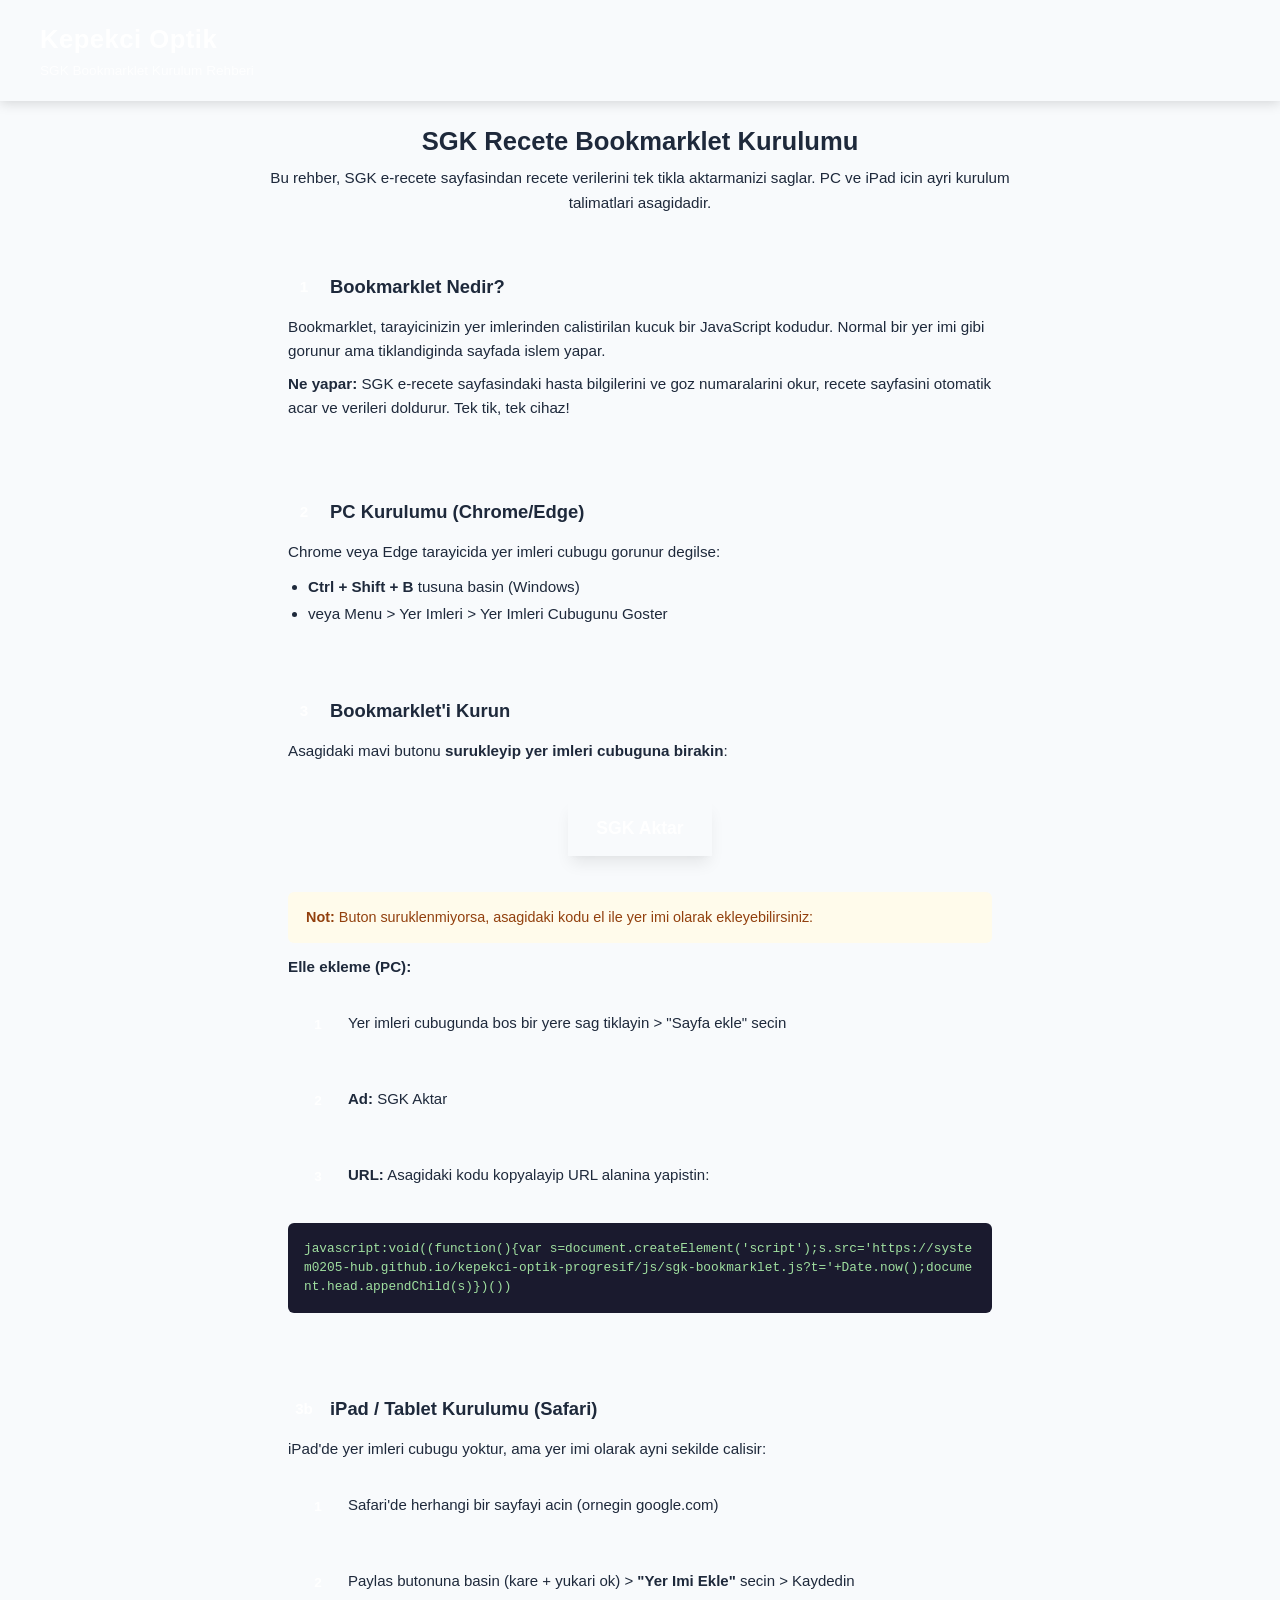
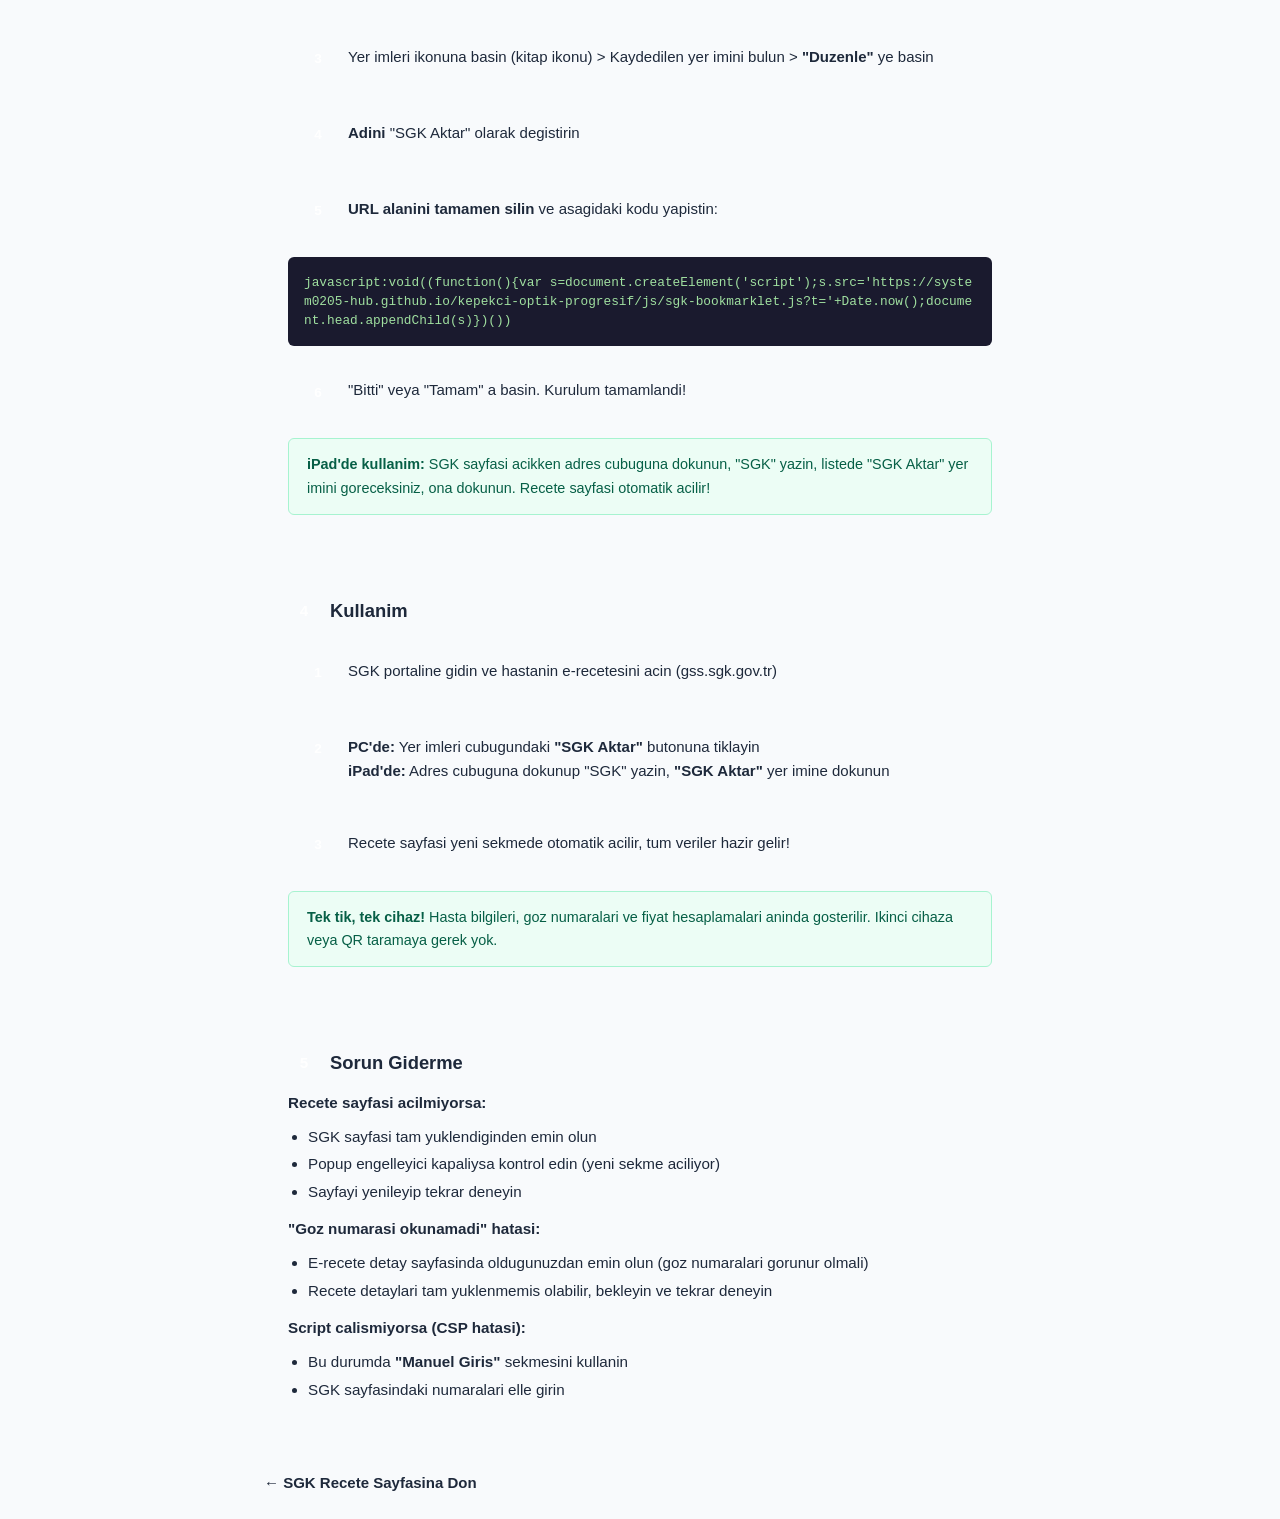
<file: progresif-oneri/sgk-kurulum.html>
<!DOCTYPE html>
<html lang="tr">
<head>
  <meta charset="UTF-8" />
  <meta name="viewport" content="width=device-width, initial-scale=1.0" />
  <title>SGK Bookmarklet Kurulum - Kepekci Optik</title>
  <link rel="stylesheet" href="css/style.css" />
  <link rel="stylesheet" href="css/design-tokens.css" />
  <link rel="stylesheet" href="css/components.css" />
  <script src="js/hata-izle.js"></script>
  <style>
    .header {
      background: linear-gradient(135deg, var(--primary-dark) 0%, var(--primary) 50%, var(--primary-light) 100%);
      color: #ffffff;
      padding: 1.2rem 1.5rem;
      box-shadow: 0 2px 12px rgba(0, 0, 0, 0.15);
      position: sticky;
      top: 0;
      z-index: 100;
    }
    .header__inner {
      max-width: 1200px;
      margin: 0 auto;
      display: flex;
      align-items: center;
      justify-content: space-between;
      flex-wrap: wrap;
      gap: 0.8rem;
    }
    .header__brand { display: flex; flex-direction: column; }
    .header__title { font-size: 1.6rem; font-weight: 700; letter-spacing: 0.5px; }
    .header__subtitle { font-size: 0.85rem; opacity: 0.85; font-weight: 400; }

    .kurulum-container {
      max-width: 800px;
      margin: 0 auto;
      padding: 24px;
    }
    .kurulum-baslik {
      text-align: center;
      margin-bottom: 32px;
    }
    .kurulum-baslik h1 {
      font-size: 1.6rem;
      color: var(--primary);
      margin-bottom: 8px;
    }
    .kurulum-baslik p {
      color: var(--text-light);
      font-size: 0.95rem;
    }

    .adim {
      background: var(--bg-card);
      border: 1px solid var(--border);
      border-radius: var(--radius);
      padding: 24px;
      margin-bottom: 20px;
      box-shadow: var(--shadow);
    }
    .adim h2 {
      font-size: 1.15rem;
      color: var(--primary);
      margin-bottom: 12px;
      display: flex;
      align-items: center;
      gap: 10px;
    }
    .adim-no {
      display: inline-flex;
      align-items: center;
      justify-content: center;
      width: 32px;
      height: 32px;
      background: var(--primary);
      color: #fff;
      border-radius: 50%;
      font-weight: 700;
      font-size: 0.95rem;
      flex-shrink: 0;
    }
    .adim p {
      color: var(--text);
      font-size: 0.95rem;
      line-height: 1.6;
      margin-bottom: 8px;
    }
    .adim ul {
      margin-left: 20px;
      color: var(--text);
      font-size: 0.95rem;
      line-height: 1.8;
    }

    .bookmarklet-link {
      display: inline-block;
      background: linear-gradient(135deg, var(--primary) 0%, var(--primary-light) 100%);
      color: #fff;
      padding: 14px 28px;
      border-radius: var(--radius);
      font-size: 1.1rem;
      font-weight: 700;
      text-decoration: none;
      cursor: grab;
      box-shadow: var(--shadow-lg);
      transition: var(--transition);
      margin: 16px 0;
    }
    .bookmarklet-link:hover {
      transform: translateY(-2px);
      box-shadow: 0 6px 20px rgba(0, 0, 0, 0.2);
    }
    .bookmarklet-link:active {
      cursor: grabbing;
    }

    .uyari-kutu {
      background: #fffbeb;
      border: 1px solid var(--warning);
      border-radius: var(--radius-sm);
      padding: 14px 18px;
      margin: 12px 0;
      font-size: 0.9rem;
      color: #92400e;
    }

    .basari-kutu {
      background: #ecfdf5;
      border: 1px solid #a7f3d0;
      border-radius: var(--radius-sm);
      padding: 14px 18px;
      margin: 12px 0;
      font-size: 0.9rem;
      color: #065f46;
    }

    .kod-kutu {
      background: #1a1a2e;
      color: #a0e0a0;
      padding: 16px;
      border-radius: var(--radius-sm);
      font-family: monospace;
      font-size: 0.8rem;
      overflow-x: auto;
      white-space: pre-wrap;
      word-break: break-all;
      margin: 12px 0;
      line-height: 1.5;
    }

    .gorsel-aciklama {
      display: flex;
      align-items: flex-start;
      gap: 16px;
      margin: 16px 0;
      padding: 16px;
      background: var(--bg);
      border-radius: var(--radius-sm);
    }
    .gorsel-aciklama .numara {
      background: var(--accent);
      color: #fff;
      width: 28px;
      height: 28px;
      border-radius: 50%;
      display: flex;
      align-items: center;
      justify-content: center;
      font-weight: 700;
      font-size: 0.85rem;
      flex-shrink: 0;
    }

    .geri-link {
      display: inline-block;
      margin-top: 24px;
      color: var(--primary);
      text-decoration: none;
      font-weight: 600;
    }
    .geri-link:hover {
      text-decoration: underline;
    }
  </style>
</head>
<body>

  <header class="header">
    <div class="header__inner">
      <div class="header__brand">
        <div class="header__title">Kepekci Optik</div>
        <div class="header__subtitle">SGK Bookmarklet Kurulum Rehberi</div>
      </div>
    </div>
  </header>

  <div class="kurulum-container">

    <div class="kurulum-baslik">
      <h1>SGK Recete Bookmarklet Kurulumu</h1>
      <p>Bu rehber, SGK e-recete sayfasindan recete verilerini tek tikla aktarmanizi saglar. PC ve iPad icin ayri kurulum talimatlari asagidadir.</p>
    </div>

    <!-- ADIM 1 -->
    <div class="adim">
      <h2><span class="adim-no">1</span> Bookmarklet Nedir?</h2>
      <p>Bookmarklet, tarayicinizin yer imlerinden calistirilan kucuk bir JavaScript kodudur. Normal bir yer imi gibi gorunur ama tiklandiginda sayfada islem yapar.</p>
      <p><strong>Ne yapar:</strong> SGK e-recete sayfasindaki hasta bilgilerini ve goz numaralarini okur, recete sayfasini otomatik acar ve verileri doldurur. Tek tik, tek cihaz!</p>
    </div>

    <!-- ADIM 2 -->
    <div class="adim">
      <h2><span class="adim-no">2</span> PC Kurulumu (Chrome/Edge)</h2>
      <p>Chrome veya Edge tarayicida yer imleri cubugu gorunur degilse:</p>
      <ul>
        <li><strong>Ctrl + Shift + B</strong> tusuna basin (Windows)</li>
        <li>veya Menu > Yer Imleri > Yer Imleri Cubugunu Goster</li>
      </ul>
    </div>

    <!-- ADIM 3 -->
    <div class="adim">
      <h2><span class="adim-no">3</span> Bookmarklet'i Kurun</h2>
      <p>Asagidaki mavi butonu <strong>surukleyip yer imleri cubuguna birakin</strong>:</p>

      <div style="text-align:center; margin:20px 0;">
        <a class="bookmarklet-link"
           href="javascript:void((function(){var s=document.createElement('script');s.src='https://system0205-hub.github.io/kepekci-optik-progresif/js/sgk-bookmarklet.js?t='+Date.now();document.head.appendChild(s)})())">
          SGK Aktar
        </a>
      </div>

      <div class="uyari-kutu">
        <strong>Not:</strong> Buton suruklenmiyorsa, asagidaki kodu el ile yer imi olarak ekleyebilirsiniz:
      </div>

      <p><strong>Elle ekleme (PC):</strong></p>
      <div class="gorsel-aciklama">
        <span class="numara">1</span>
        <div>Yer imleri cubugunda bos bir yere sag tiklayin > "Sayfa ekle" secin</div>
      </div>
      <div class="gorsel-aciklama">
        <span class="numara">2</span>
        <div><strong>Ad:</strong> SGK Aktar</div>
      </div>
      <div class="gorsel-aciklama">
        <span class="numara">3</span>
        <div><strong>URL:</strong> Asagidaki kodu kopyalayip URL alanina yapistin:</div>
      </div>

      <div class="kod-kutu">javascript:void((function(){var s=document.createElement('script');s.src='https://system0205-hub.github.io/kepekci-optik-progresif/js/sgk-bookmarklet.js?t='+Date.now();document.head.appendChild(s)})())</div>
    </div>

    <!-- ADIM 3.5: iPad Kurulumu -->
    <div class="adim">
      <h2><span class="adim-no">3b</span> iPad / Tablet Kurulumu (Safari)</h2>
      <p>iPad'de yer imleri cubugu yoktur, ama yer imi olarak ayni sekilde calisir:</p>

      <div class="gorsel-aciklama">
        <span class="numara">1</span>
        <div>Safari'de herhangi bir sayfayi acin (ornegin google.com)</div>
      </div>
      <div class="gorsel-aciklama">
        <span class="numara">2</span>
        <div>Paylas butonuna basin (kare + yukari ok) > <strong>"Yer Imi Ekle"</strong> secin > Kaydedin</div>
      </div>
      <div class="gorsel-aciklama">
        <span class="numara">3</span>
        <div>Yer imleri ikonuna basin (kitap ikonu) > Kaydedilen yer imini bulun > <strong>"Duzenle"</strong> ye basin</div>
      </div>
      <div class="gorsel-aciklama">
        <span class="numara">4</span>
        <div><strong>Adini</strong> "SGK Aktar" olarak degistirin</div>
      </div>
      <div class="gorsel-aciklama">
        <span class="numara">5</span>
        <div><strong>URL alanini tamamen silin</strong> ve asagidaki kodu yapistin:</div>
      </div>

      <div class="kod-kutu">javascript:void((function(){var s=document.createElement('script');s.src='https://system0205-hub.github.io/kepekci-optik-progresif/js/sgk-bookmarklet.js?t='+Date.now();document.head.appendChild(s)})())</div>

      <div class="gorsel-aciklama">
        <span class="numara">6</span>
        <div>"Bitti" veya "Tamam" a basin. Kurulum tamamlandi!</div>
      </div>

      <div class="basari-kutu">
        <strong>iPad'de kullanim:</strong> SGK sayfasi acikken adres cubuguna dokunun, "SGK" yazin, listede "SGK Aktar" yer imini goreceksiniz, ona dokunun. Recete sayfasi otomatik acilir!
      </div>
    </div>

    <!-- ADIM 4 -->
    <div class="adim">
      <h2><span class="adim-no">4</span> Kullanim</h2>
      <div class="gorsel-aciklama">
        <span class="numara">1</span>
        <div>SGK portaline gidin ve hastanin e-recetesini acin (gss.sgk.gov.tr)</div>
      </div>
      <div class="gorsel-aciklama">
        <span class="numara">2</span>
        <div><strong>PC'de:</strong> Yer imleri cubugundaki <strong>"SGK Aktar"</strong> butonuna tiklayin<br>
          <strong>iPad'de:</strong> Adres cubuguna dokunup "SGK" yazin, <strong>"SGK Aktar"</strong> yer imine dokunun</div>
      </div>
      <div class="gorsel-aciklama">
        <span class="numara">3</span>
        <div>Recete sayfasi yeni sekmede otomatik acilir, tum veriler hazir gelir!</div>
      </div>

      <div class="basari-kutu">
        <strong>Tek tik, tek cihaz!</strong> Hasta bilgileri, goz numaralari ve fiyat hesaplamalari aninda gosterilir. Ikinci cihaza veya QR taramaya gerek yok.
      </div>
    </div>

    <!-- ADIM 5 -->
    <div class="adim">
      <h2><span class="adim-no">5</span> Sorun Giderme</h2>
      <p><strong>Recete sayfasi acilmiyorsa:</strong></p>
      <ul>
        <li>SGK sayfasi tam yuklendiginden emin olun</li>
        <li>Popup engelleyici kapaliysa kontrol edin (yeni sekme aciliyor)</li>
        <li>Sayfayi yenileyip tekrar deneyin</li>
      </ul>
      <p style="margin-top:12px;"><strong>"Goz numarasi okunamadi" hatasi:</strong></p>
      <ul>
        <li>E-recete detay sayfasinda oldugunuzdan emin olun (goz numaralari gorunur olmali)</li>
        <li>Recete detaylari tam yuklenmemis olabilir, bekleyin ve tekrar deneyin</li>
      </ul>
      <p style="margin-top:12px;"><strong>Script calismiyorsa (CSP hatasi):</strong></p>
      <ul>
        <li>Bu durumda <strong>"Manuel Giris"</strong> sekmesini kullanin</li>
        <li>SGK sayfasindaki numaralari elle girin</li>
      </ul>
    </div>

    <a href="recete.html" class="geri-link">&larr; SGK Recete Sayfasina Don</a>

  </div>

</body>
</html>
</file>
<file: progresif-oneri/css/design-tokens.css>
/* ============================================================
   Kepekci Optik - Progresif Cam Oneri Sistemi
   Faz 7.1 - Design Tokens (Tablet-first, Dark Mode, A+ Font)
   ============================================================
   Bu dosya mevcut style.css'i GENISLETIR, degistirmez.
   Yeni tokenler: Turkce semantic alias, dark mode, A+ font,
   dokunma hedefi, motion preferences.

   Muzaffer Bey icin:
     - Dark mode:    <html data-theme="dark">
     - A+ buyuk font: <html data-font="large">
     - Her ikisi beraber: <html data-theme="dark" data-font="large">
   ============================================================ */

/* -------------------------------------------------------
   1. Modern Typography (Inter + Plus Jakarta Sans)
   PWA offline de calismali - local fallback zincir guclu tut
   ------------------------------------------------------- */
@import url('https://fonts.googleapis.com/css2?family=Inter:wght@400;500;600;700&family=Plus+Jakarta+Sans:wght@500;600;700;800&display=swap');

/* -------------------------------------------------------
   2. Yeni Tokenler (Light Mode + Turkce Alias)
   ------------------------------------------------------- */
:root {
  /* Turkce semantic renk alias'lari (plan: yesil/mavi/sari/kirmizi) */
  --renk-mukemmel:    var(--color-success);        /* Yesil - ideal cozum */
  --renk-mukemmel-bg: var(--color-success-bg);
  --renk-iyi:         var(--color-primary);        /* Mavi - kabul edilebilir */
  --renk-iyi-bg:      var(--color-primary-bg);
  --renk-uyar:        var(--color-warning);        /* Sari - dikkat */
  --renk-uyar-bg:     var(--color-warning-bg);
  --renk-engel:       var(--color-critical);       /* Kirmizi - onlem */
  --renk-engel-bg:    var(--color-critical-bg);

  /* Dokunma hedefi (WCAG 2.5.5 Target Size AAA: 44px, plan: 48px) */
  --dokunma-min:    48px;
  --dokunma-rahat:  56px;
  --dokunma-genis:  64px;

  /* Modern font stack (offline fallback icin sistem fontu zincirli) */
  --font-govde:  'Inter', -apple-system, BlinkMacSystemFont, 'Segoe UI',
                 Roboto, 'Helvetica Neue', Arial, sans-serif;
  --font-baslik: 'Plus Jakarta Sans', 'Inter', -apple-system,
                 BlinkMacSystemFont, 'Segoe UI', Roboto, sans-serif;

  /* Tablet-first spacing (48px grid'e oturur) */
  --bosluk-xs: 4px;
  --bosluk-sm: 8px;
  --bosluk-md: 16px;
  --bosluk-lg: 24px;
  --bosluk-xl: 32px;
  --bosluk-2xl: 48px;
  --bosluk-3xl: 64px;

  /* Step indicator (5-step flow) */
  --step-aktif-bg:    var(--color-primary);
  --step-tamam-bg:    var(--color-success);
  --step-bekle-bg:    var(--color-gray-200);
  --step-aktif-text:  var(--color-white);
  --step-tamam-text:  var(--color-white);
  --step-bekle-text:  var(--color-text-muted);

  /* Yuzey katmanlari (komponent kutuphanesi icin) */
  --yuzey-bg:         var(--color-white);
  --yuzey-ikincil:    var(--color-off-white);
  --yuzey-ucuncul:    var(--color-light-gray);
  --yuzey-sinir:      var(--border-color);
  --yuzey-govde:      var(--color-text);
  --yuzey-govde-soluk:var(--color-text-muted);

  /* Durum vurgularasi (form validation, toast vb.) */
  --durum-basari-sol:   var(--color-success);
  --durum-basari-bg:    var(--color-success-bg);
  --durum-hata-sol:     var(--color-critical);
  --durum-hata-bg:      var(--color-critical-bg);
  --durum-uyari-sol:    var(--color-warning);
  --durum-uyari-bg:     var(--color-warning-bg);
  --durum-bilgi-sol:    var(--color-primary);
  --durum-bilgi-bg:     var(--color-primary-bg);

  /* Focus ring (erisilebilirlik) */
  --focus-ring:       0 0 0 3px rgba(59, 130, 246, 0.4);
  --focus-ring-basari:0 0 0 3px rgba(34, 197, 94, 0.4);
  --focus-ring-hata:  0 0 0 3px rgba(239, 68, 68, 0.4);
}

/* -------------------------------------------------------
   3. Dark Mode (data-theme="dark")
   Muzaffer Bey gece magazada kullanacak - goz yormamali
   ------------------------------------------------------- */
:root[data-theme="dark"] {
  /* Yuzey katmanlari */
  --yuzey-bg:         #0f172a;
  --yuzey-ikincil:    #1e293b;
  --yuzey-ucuncul:    #334155;
  --yuzey-sinir:      #334155;
  --yuzey-govde:      #f1f5f9;
  --yuzey-govde-soluk:#94a3b8;

  /* Ana tokenler override */
  --color-text:       #f1f5f9;
  --color-text-muted: #94a3b8;
  --color-text-light: #64748b;
  --color-white:      #0f172a;
  --color-off-white:  #1e293b;
  --color-light-gray: #334155;
  --border-color:     #334155;

  /* Renkler dark'ta biraz soluklastirildi - parlak kirmizi goz yakar */
  --color-primary:       #60a5fa;
  --color-primary-dark:  #3b82f6;
  --color-primary-light: #93c5fd;
  --color-primary-bg:    #1e3a5f;
  --color-success:       #4ade80;
  --color-success-dark:  #22c55e;
  --color-success-bg:    #14532d;
  --color-warning:       #facc15;
  --color-warning-dark:  #eab308;
  --color-warning-bg:    #422006;
  --color-danger:        #fb923c;
  --color-danger-dark:   #f97316;
  --color-danger-bg:     #431407;
  --color-critical:      #f87171;
  --color-critical-dark: #ef4444;
  --color-critical-bg:   #450a0a;

  /* Step indicator */
  --step-bekle-bg:    #334155;
  --step-bekle-text:  #94a3b8;

  /* Focus ring dark'ta daha parlak */
  --focus-ring:       0 0 0 3px rgba(96, 165, 250, 0.55);

  /* Golgeler dark'ta daha guclu */
  --shadow-card:       0 2px 8px rgba(0, 0, 0, 0.4), 0 0 1px rgba(0, 0, 0, 0.6);
  --shadow-card-hover: 0 8px 24px rgba(0, 0, 0, 0.55), 0 0 1px rgba(0, 0, 0, 0.6);
  --shadow-sm:         0 1px 3px rgba(0, 0, 0, 0.35);
  --shadow-md:         0 4px 6px -1px rgba(0, 0, 0, 0.45);
  --shadow-lg:         0 10px 15px -3px rgba(0, 0, 0, 0.55);
  --shadow-xl:         0 20px 25px -5px rgba(0, 0, 0, 0.65);

  /* Background */
  color-scheme: dark;
}

/* Dark mode body arkaplani */
:root[data-theme="dark"] body {
  background-color: var(--yuzey-ikincil);
  color: var(--yuzey-govde);
}

/* -------------------------------------------------------
   4. A+ Buyuk Font Modu (data-font="large")
   Yasli musteriler, gorme sorunlu musteriler icin
   ------------------------------------------------------- */
:root[data-font="large"] {
  --font-size-xs:   0.875rem;    /* 14px (12 yerine) */
  --font-size-sm:   1rem;        /* 16px (13 yerine) */
  --font-size-base: 1.125rem;    /* 18px (15 yerine) */
  --font-size-md:   1.25rem;     /* 20px (16 yerine) */
  --font-size-lg:   1.375rem;    /* 22px (18 yerine) */
  --font-size-xl:   1.5rem;      /* 24px (20 yerine) */
  --font-size-2xl:  1.875rem;    /* 30px (24 yerine) */
  --font-size-3xl:  2.25rem;     /* 36px (30 yerine) */
  --font-size-4xl:  2.75rem;     /* 44px (36 yerine) */

  /* Dokunma hedefi buyur */
  --dokunma-min:    56px;
  --dokunma-rahat:  64px;
  --dokunma-genis:  72px;

  /* Satir aralik artar */
  --line-height: 1.7;
}

/* A+ dark kombinasyonu */
:root[data-theme="dark"][data-font="large"] {
  /* Butun alttaki kurallar birlesir */
}

/* -------------------------------------------------------
   5. Motion Preferences (prefers-reduced-motion)
   Vestibuler bozukluk olan kullanicilar icin
   ------------------------------------------------------- */
@media (prefers-reduced-motion: reduce) {
  :root {
    --transition-fast:   0ms;
    --transition-base:   0ms;
    --transition-slow:   0ms;
    --transition-spring: 0ms;
  }

  *,
  *::before,
  *::after {
    animation-duration: 0.01ms !important;
    animation-iteration-count: 1 !important;
    transition-duration: 0.01ms !important;
    scroll-behavior: auto !important;
  }
}

/* -------------------------------------------------------
   6. Tablet-first viewport helpers
   1024x768 (landscape), 1366x1024, 768x1024 (portrait)
   ------------------------------------------------------- */
:root {
  --tablet-min:  768px;
  --tablet-max:  1366px;
  --desktop-min: 1367px;
  --mobile-max:  767px;
}

/* -------------------------------------------------------
   7. Komponent token'lari (7.2'de kullanilacak)
   ------------------------------------------------------- */
:root {
  /* Buton */
  --btn-padding-y:    var(--bosluk-md);
  --btn-padding-x:    var(--bosluk-lg);
  --btn-radius:       var(--radius-md);
  --btn-font-weight:  var(--font-weight-semibold);
  --btn-min-height:   var(--dokunma-min);

  /* Kart */
  --kart-padding:     var(--bosluk-lg);
  --kart-radius:      var(--radius-lg);
  --kart-bg:          var(--yuzey-bg);
  --kart-sinir:       1px solid var(--yuzey-sinir);
  --kart-golge:       var(--shadow-card);

  /* Form */
  --input-padding-y:  var(--bosluk-md);
  --input-padding-x:  var(--bosluk-md);
  --input-radius:     var(--radius-md);
  --input-min-height: var(--dokunma-min);
  --input-bg:         var(--yuzey-bg);
  --input-sinir:      1px solid var(--yuzey-sinir);
  --input-font-size:  var(--font-size-md);

  /* Modal */
  --modal-bg:         var(--yuzey-bg);
  --modal-radius:     var(--radius-xl);
  --modal-padding:    var(--bosluk-xl);
  --modal-overlay:    rgba(15, 23, 42, 0.5);
  --modal-max-w:      560px;

  /* Toast */
  --toast-radius:     var(--radius-lg);
  --toast-padding:    var(--bosluk-md) var(--bosluk-lg);
  --toast-min-w:      320px;
  --toast-max-w:      480px;

  /* Stepper */
  --step-size:        var(--dokunma-min);
  --step-gap:         var(--bosluk-lg);
  --step-font-size:   var(--font-size-md);

  /* Tab */
  --tab-padding-y:    var(--bosluk-md);
  --tab-padding-x:    var(--bosluk-lg);
  --tab-min-height:   var(--dokunma-min);
  --tab-aktif-border: 3px solid var(--color-primary);
}

:root[data-theme="dark"] {
  --modal-overlay: rgba(0, 0, 0, 0.7);
}
</file>
<file: progresif-oneri/css/components.css>
/* ============================================================
   Kepekci Optik - Faz 7.2 Komponent Kutuphanesi
   ============================================================
   Tum classlar `kp-` prefix ile (Kepekci Progresif) — mevcut
   style.css ile CAKISMAZ. design-tokens.css'e dayanir.

   Komponentler:
     1. Buton (kp-btn)
     2. Kart (kp-kart)
     3. Stepper (kp-stepper)
     4. Modal (kp-modal)
     5. Form (kp-form-*, kp-input, kp-label)
     6. Toast (kp-toast)
     7. Tab (kp-tab)
     8. Accordion (kp-accordion)
     9. Rozet (kp-rozet)
    10. Bos durum (kp-bos)
   ============================================================ */

/* -------------------------------------------------------
   0. BASE (komponentlerin dayandigi govde)
   ------------------------------------------------------- */
.kp-body,
[class*="kp-"] {
  font-family: var(--font-govde);
}

.kp-baslik,
.kp-h1, .kp-h2, .kp-h3, .kp-h4 {
  font-family: var(--font-baslik);
  font-weight: var(--font-weight-bold);
  line-height: 1.25;
  color: var(--yuzey-govde);
  letter-spacing: -0.01em;
}
.kp-h1 { font-size: var(--font-size-4xl); }
.kp-h2 { font-size: var(--font-size-3xl); }
.kp-h3 { font-size: var(--font-size-2xl); }
.kp-h4 { font-size: var(--font-size-xl); }

.kp-p {
  font-size: var(--font-size-md);
  color: var(--yuzey-govde);
  line-height: var(--line-height);
}
.kp-p-soluk { color: var(--yuzey-govde-soluk); }

/* -------------------------------------------------------
   1. BUTON (kp-btn)
   ------------------------------------------------------- */
.kp-btn {
  display: inline-flex;
  align-items: center;
  justify-content: center;
  gap: var(--bosluk-sm);
  min-height: var(--btn-min-height);
  padding: var(--btn-padding-y) var(--btn-padding-x);
  border: 2px solid transparent;
  border-radius: var(--btn-radius);
  background: var(--color-primary);
  color: var(--color-white);
  font-family: var(--font-govde);
  font-size: var(--font-size-md);
  font-weight: var(--btn-font-weight);
  line-height: 1;
  text-align: center;
  text-decoration: none;
  cursor: pointer;
  user-select: none;
  transition: transform var(--transition-fast),
              box-shadow var(--transition-fast),
              background var(--transition-fast);
  -webkit-tap-highlight-color: transparent;
}

.kp-btn:hover:not(:disabled) {
  background: var(--color-primary-dark);
  transform: translateY(-1px);
  box-shadow: var(--shadow-md);
}

.kp-btn:active:not(:disabled) {
  transform: translateY(0);
  box-shadow: var(--shadow-xs);
}

.kp-btn:focus-visible {
  outline: none;
  box-shadow: var(--focus-ring);
}

.kp-btn:disabled,
.kp-btn[aria-disabled="true"] {
  opacity: 0.5;
  cursor: not-allowed;
  transform: none;
}

/* Varyantlar */
.kp-btn-ikincil {
  background: var(--yuzey-ucuncul);
  color: var(--yuzey-govde);
}
.kp-btn-ikincil:hover:not(:disabled) {
  background: var(--color-gray-200);
}

.kp-btn-disline {
  background: transparent;
  border-color: var(--color-primary);
  color: var(--color-primary);
}
.kp-btn-disline:hover:not(:disabled) {
  background: var(--color-primary-bg);
  color: var(--color-primary-dark);
  transform: translateY(-1px);
}

.kp-btn-hayalet {
  background: transparent;
  color: var(--color-primary);
  box-shadow: none;
}
.kp-btn-hayalet:hover:not(:disabled) {
  background: var(--color-primary-bg);
  box-shadow: none;
}

.kp-btn-basari { background: var(--renk-mukemmel); }
.kp-btn-basari:hover:not(:disabled) { background: var(--color-success-dark); }

.kp-btn-uyar { background: var(--renk-uyar); color: #1e293b; }
.kp-btn-uyar:hover:not(:disabled) { background: var(--color-warning-dark); }

.kp-btn-engel { background: var(--renk-engel); }
.kp-btn-engel:hover:not(:disabled) { background: var(--color-critical-dark); }

/* Boyutlar */
.kp-btn-kucuk {
  min-height: 40px;
  padding: var(--bosluk-sm) var(--bosluk-md);
  font-size: var(--font-size-sm);
}
.kp-btn-buyuk {
  min-height: var(--dokunma-rahat);
  padding: var(--bosluk-lg) var(--bosluk-xl);
  font-size: var(--font-size-lg);
}
.kp-btn-dev {
  min-height: var(--dokunma-genis);
  padding: var(--bosluk-xl) var(--bosluk-2xl);
  font-size: var(--font-size-xl);
}

.kp-btn-tamgenislik {
  display: flex;
  width: 100%;
}

/* Icon button */
.kp-btn-ikon {
  width: var(--dokunma-min);
  padding: 0;
  aspect-ratio: 1;
}
.kp-btn-ikon.kp-btn-buyuk { width: var(--dokunma-rahat); }

/* Loading state */
.kp-btn[data-yukleniyor="true"] {
  pointer-events: none;
  position: relative;
  color: transparent;
}
.kp-btn[data-yukleniyor="true"]::after {
  content: "";
  position: absolute;
  inset: 0;
  margin: auto;
  width: 20px;
  height: 20px;
  border: 2px solid currentColor;
  border-top-color: transparent;
  border-radius: 50%;
  color: var(--color-white);
  animation: kp-spin 700ms linear infinite;
}

@keyframes kp-spin {
  to { transform: rotate(360deg); }
}

/* -------------------------------------------------------
   2. KART (kp-kart)
   ------------------------------------------------------- */
.kp-kart {
  background: var(--kart-bg);
  border: var(--kart-sinir);
  border-radius: var(--kart-radius);
  padding: var(--kart-padding);
  box-shadow: var(--kart-golge);
  transition: transform var(--transition-base),
              box-shadow var(--transition-base);
}

.kp-kart-tiklanabilir {
  cursor: pointer;
}
.kp-kart-tiklanabilir:hover {
  transform: translateY(-2px);
  box-shadow: var(--shadow-card-hover);
}
.kp-kart-tiklanabilir:focus-visible {
  outline: none;
  box-shadow: var(--focus-ring);
}

.kp-kart-sol-vurgu {
  border-left: 4px solid var(--color-primary);
}
.kp-kart-mukemmel { border-left-color: var(--renk-mukemmel); }
.kp-kart-iyi      { border-left-color: var(--renk-iyi); }
.kp-kart-uyar     { border-left-color: var(--renk-uyar); }
.kp-kart-engel    { border-left-color: var(--renk-engel); }

.kp-kart-baslik {
  display: flex;
  align-items: center;
  justify-content: space-between;
  gap: var(--bosluk-md);
  margin-bottom: var(--bosluk-md);
}
.kp-kart-baslik h3,
.kp-kart-baslik .kp-h3,
.kp-kart-baslik .kp-h4 {
  margin: 0;
}

.kp-kart-govde > * + * {
  margin-top: var(--bosluk-md);
}

.kp-kart-altlik {
  margin-top: var(--bosluk-lg);
  padding-top: var(--bosluk-md);
  border-top: 1px solid var(--yuzey-sinir);
  display: flex;
  gap: var(--bosluk-sm);
  flex-wrap: wrap;
}

/* -------------------------------------------------------
   3. STEPPER (kp-stepper) — 5-step flow
   ------------------------------------------------------- */
.kp-stepper {
  display: flex;
  align-items: center;
  gap: var(--step-gap);
  list-style: none;
  padding: var(--bosluk-md) 0;
  margin: 0;
  overflow-x: auto;
  -webkit-overflow-scrolling: touch;
}

.kp-step {
  display: flex;
  align-items: center;
  gap: var(--bosluk-sm);
  flex: 0 0 auto;
}

.kp-step-dugme {
  display: inline-flex;
  align-items: center;
  justify-content: center;
  width: var(--step-size);
  height: var(--step-size);
  border: 2px solid var(--step-bekle-bg);
  border-radius: 50%;
  background: var(--yuzey-bg);
  color: var(--step-bekle-text);
  font-family: var(--font-baslik);
  font-weight: var(--font-weight-bold);
  font-size: var(--step-font-size);
  cursor: pointer;
  transition: all var(--transition-base);
  -webkit-tap-highlight-color: transparent;
}

.kp-step[data-durum="aktif"] .kp-step-dugme {
  background: var(--step-aktif-bg);
  border-color: var(--step-aktif-bg);
  color: var(--step-aktif-text);
  transform: scale(1.1);
  box-shadow: var(--shadow-md);
}

.kp-step[data-durum="tamam"] .kp-step-dugme {
  background: var(--step-tamam-bg);
  border-color: var(--step-tamam-bg);
  color: var(--step-tamam-text);
}

.kp-step[data-durum="tamam"] .kp-step-dugme::after {
  content: "✓";
}
.kp-step[data-durum="tamam"] .kp-step-numara {
  display: none;
}

.kp-step-etiket {
  font-size: var(--font-size-sm);
  font-weight: var(--font-weight-medium);
  color: var(--yuzey-govde-soluk);
  white-space: nowrap;
}
.kp-step[data-durum="aktif"] .kp-step-etiket {
  color: var(--color-primary);
  font-weight: var(--font-weight-semibold);
}
.kp-step[data-durum="tamam"] .kp-step-etiket {
  color: var(--renk-mukemmel);
}

.kp-step-cizgi {
  flex: 1 0 40px;
  height: 2px;
  background: var(--step-bekle-bg);
  min-width: 40px;
  transition: background var(--transition-base);
}
.kp-step-cizgi[data-tamam="true"] {
  background: var(--step-tamam-bg);
}

.kp-step-dugme:focus-visible {
  outline: none;
  box-shadow: var(--focus-ring);
}

/* -------------------------------------------------------
   4. MODAL (kp-modal) — erisilebilir dialog
   ------------------------------------------------------- */
.kp-modal-ortu {
  position: fixed;
  inset: 0;
  background: var(--modal-overlay);
  display: flex;
  align-items: center;
  justify-content: center;
  padding: var(--bosluk-md);
  z-index: var(--z-modal);
  animation: kp-fade 200ms ease-out;
}

.kp-modal-ortu[hidden] {
  display: none;
}

.kp-modal {
  background: var(--modal-bg);
  border-radius: var(--modal-radius);
  padding: var(--modal-padding);
  max-width: var(--modal-max-w);
  width: 100%;
  max-height: 90vh;
  overflow-y: auto;
  box-shadow: var(--shadow-2xl);
  animation: kp-modal-giris 250ms cubic-bezier(0.34, 1.56, 0.64, 1);
}

.kp-modal-buyuk { max-width: 720px; }
.kp-modal-dev  { max-width: 960px; }

.kp-modal-baslik {
  display: flex;
  align-items: center;
  justify-content: space-between;
  gap: var(--bosluk-md);
  margin-bottom: var(--bosluk-lg);
}
.kp-modal-baslik .kp-h3,
.kp-modal-baslik h3 {
  margin: 0;
}

.kp-modal-kapat {
  background: transparent;
  border: 0;
  font-size: var(--font-size-2xl);
  line-height: 1;
  cursor: pointer;
  color: var(--yuzey-govde-soluk);
  min-width: var(--dokunma-min);
  min-height: var(--dokunma-min);
  display: inline-flex;
  align-items: center;
  justify-content: center;
  border-radius: var(--radius-md);
  transition: background var(--transition-fast);
}
.kp-modal-kapat:hover {
  background: var(--yuzey-ucuncul);
  color: var(--yuzey-govde);
}
.kp-modal-kapat:focus-visible {
  outline: none;
  box-shadow: var(--focus-ring);
}

.kp-modal-govde {
  color: var(--yuzey-govde);
  line-height: var(--line-height);
}
.kp-modal-govde > * + * {
  margin-top: var(--bosluk-md);
}

.kp-modal-altlik {
  margin-top: var(--bosluk-lg);
  display: flex;
  gap: var(--bosluk-sm);
  justify-content: flex-end;
  flex-wrap: wrap;
}

@keyframes kp-fade {
  from { opacity: 0; }
  to   { opacity: 1; }
}
@keyframes kp-modal-giris {
  from { opacity: 0; transform: scale(0.94) translateY(8px); }
  to   { opacity: 1; transform: scale(1)    translateY(0); }
}

/* -------------------------------------------------------
   5. FORM (kp-form, kp-input, kp-label, kp-yardim, kp-hata)
   ------------------------------------------------------- */
.kp-alan {
  display: flex;
  flex-direction: column;
  gap: var(--bosluk-sm);
  margin-bottom: var(--bosluk-md);
}

.kp-label {
  font-size: var(--font-size-sm);
  font-weight: var(--font-weight-semibold);
  color: var(--yuzey-govde);
}

.kp-label .kp-zorunlu {
  color: var(--renk-engel);
  margin-left: 4px;
}

.kp-input,
.kp-textarea,
.kp-select {
  min-height: var(--input-min-height);
  padding: var(--input-padding-y) var(--input-padding-x);
  background: var(--input-bg);
  border: var(--input-sinir);
  border-radius: var(--input-radius);
  font-family: var(--font-govde);
  font-size: var(--input-font-size);
  color: var(--yuzey-govde);
  transition: border-color var(--transition-fast),
              box-shadow var(--transition-fast);
  width: 100%;
}

.kp-textarea {
  min-height: 120px;
  resize: vertical;
  line-height: var(--line-height);
}

.kp-input:focus,
.kp-textarea:focus,
.kp-select:focus {
  outline: none;
  border-color: var(--color-primary);
  box-shadow: var(--focus-ring);
}

.kp-input[aria-invalid="true"],
.kp-textarea[aria-invalid="true"],
.kp-select[aria-invalid="true"] {
  border-color: var(--renk-engel);
}
.kp-input[aria-invalid="true"]:focus,
.kp-textarea[aria-invalid="true"]:focus,
.kp-select[aria-invalid="true"]:focus {
  box-shadow: var(--focus-ring-hata);
}

.kp-input:disabled,
.kp-textarea:disabled,
.kp-select:disabled {
  background: var(--yuzey-ucuncul);
  cursor: not-allowed;
  opacity: 0.7;
}

.kp-yardim {
  font-size: var(--font-size-xs);
  color: var(--yuzey-govde-soluk);
}
.kp-hata {
  font-size: var(--font-size-xs);
  color: var(--renk-engel);
  font-weight: var(--font-weight-medium);
}

/* Onay kutusu / radyo */
.kp-secim {
  display: flex;
  align-items: center;
  gap: var(--bosluk-sm);
  min-height: var(--dokunma-min);
  padding: var(--bosluk-sm);
  cursor: pointer;
  user-select: none;
  border-radius: var(--radius-md);
  transition: background var(--transition-fast);
}
.kp-secim:hover {
  background: var(--yuzey-ikincil);
}
.kp-secim input[type="checkbox"],
.kp-secim input[type="radio"] {
  width: 20px;
  height: 20px;
  margin: 0;
  accent-color: var(--color-primary);
  cursor: pointer;
}

/* -------------------------------------------------------
   6. TOAST (kp-toast)
   ------------------------------------------------------- */
.kp-toast-alan {
  position: fixed;
  top: var(--bosluk-lg);
  right: var(--bosluk-lg);
  display: flex;
  flex-direction: column;
  gap: var(--bosluk-sm);
  z-index: var(--z-toast);
  pointer-events: none;
  max-width: var(--toast-max-w);
}

.kp-toast {
  min-width: var(--toast-min-w);
  padding: var(--toast-padding);
  background: var(--yuzey-bg);
  border-radius: var(--toast-radius);
  box-shadow: var(--shadow-lg);
  border-left: 4px solid var(--color-primary);
  display: flex;
  align-items: start;
  gap: var(--bosluk-md);
  pointer-events: auto;
  animation: kp-toast-giris 250ms cubic-bezier(0.34, 1.56, 0.64, 1);
  color: var(--yuzey-govde);
}

.kp-toast-basari { border-left-color: var(--renk-mukemmel); background: var(--renk-mukemmel-bg); }
.kp-toast-hata   { border-left-color: var(--renk-engel);    background: var(--renk-engel-bg); }
.kp-toast-uyar   { border-left-color: var(--renk-uyar);     background: var(--renk-uyar-bg); }
.kp-toast-bilgi  { border-left-color: var(--renk-iyi);      background: var(--renk-iyi-bg); }

.kp-toast-icerik {
  flex: 1;
}
.kp-toast-baslik {
  font-weight: var(--font-weight-semibold);
  margin-bottom: 2px;
}
.kp-toast-mesaj {
  font-size: var(--font-size-sm);
  color: var(--yuzey-govde);
}

.kp-toast-kapat {
  background: transparent;
  border: 0;
  font-size: var(--font-size-lg);
  color: var(--yuzey-govde-soluk);
  cursor: pointer;
  padding: 0;
  line-height: 1;
  min-width: 32px;
  min-height: 32px;
  border-radius: var(--radius-sm);
}
.kp-toast-kapat:hover {
  color: var(--yuzey-govde);
  background: rgba(0, 0, 0, 0.04);
}

.kp-toast.kp-toast-cikis {
  animation: kp-toast-cikis 200ms ease-in forwards;
}

@keyframes kp-toast-giris {
  from { opacity: 0; transform: translateX(100%); }
  to   { opacity: 1; transform: translateX(0); }
}
@keyframes kp-toast-cikis {
  to { opacity: 0; transform: translateX(100%); }
}

/* -------------------------------------------------------
   7. TAB (kp-tab)
   ------------------------------------------------------- */
.kp-tab-liste {
  display: flex;
  gap: var(--bosluk-xs);
  border-bottom: 2px solid var(--yuzey-sinir);
  overflow-x: auto;
  -webkit-overflow-scrolling: touch;
  list-style: none;
  padding: 0;
  margin: 0 0 var(--bosluk-lg);
}

.kp-tab {
  padding: var(--tab-padding-y) var(--tab-padding-x);
  min-height: var(--tab-min-height);
  border: 0;
  background: transparent;
  color: var(--yuzey-govde-soluk);
  font-family: var(--font-govde);
  font-size: var(--font-size-md);
  font-weight: var(--font-weight-medium);
  cursor: pointer;
  border-bottom: 3px solid transparent;
  margin-bottom: -2px;
  transition: all var(--transition-fast);
  white-space: nowrap;
  -webkit-tap-highlight-color: transparent;
}

.kp-tab:hover {
  color: var(--yuzey-govde);
}

.kp-tab[aria-selected="true"] {
  color: var(--color-primary);
  border-bottom-color: var(--color-primary);
  font-weight: var(--font-weight-semibold);
}

.kp-tab:focus-visible {
  outline: none;
  box-shadow: var(--focus-ring);
  border-radius: var(--radius-sm) var(--radius-sm) 0 0;
}

.kp-tab-panel[hidden] {
  display: none;
}

/* -------------------------------------------------------
   8. ACCORDION (kp-accordion)
   ------------------------------------------------------- */
.kp-accordion {
  border: 1px solid var(--yuzey-sinir);
  border-radius: var(--radius-lg);
  background: var(--yuzey-bg);
  overflow: hidden;
}

.kp-accordion-oge + .kp-accordion-oge {
  border-top: 1px solid var(--yuzey-sinir);
}

.kp-accordion-baslik {
  width: 100%;
  min-height: var(--dokunma-min);
  padding: var(--bosluk-md) var(--bosluk-lg);
  background: transparent;
  border: 0;
  display: flex;
  align-items: center;
  justify-content: space-between;
  gap: var(--bosluk-md);
  font-family: var(--font-baslik);
  font-size: var(--font-size-md);
  font-weight: var(--font-weight-semibold);
  color: var(--yuzey-govde);
  cursor: pointer;
  text-align: left;
  transition: background var(--transition-fast);
}

.kp-accordion-baslik:hover {
  background: var(--yuzey-ikincil);
}
.kp-accordion-baslik:focus-visible {
  outline: none;
  box-shadow: inset var(--focus-ring);
}

.kp-accordion-ok {
  display: inline-block;
  transition: transform var(--transition-base);
  color: var(--yuzey-govde-soluk);
}
.kp-accordion-baslik[aria-expanded="true"] .kp-accordion-ok {
  transform: rotate(180deg);
}

.kp-accordion-icerik {
  padding: 0 var(--bosluk-lg) var(--bosluk-md);
  color: var(--yuzey-govde);
  line-height: var(--line-height);
}
.kp-accordion-icerik[hidden] {
  display: none;
}

/* -------------------------------------------------------
   9. ROZET / BADGE (kp-rozet)
   ------------------------------------------------------- */
.kp-rozet {
  display: inline-flex;
  align-items: center;
  gap: 4px;
  padding: 4px 10px;
  border-radius: var(--radius-full);
  font-size: var(--font-size-xs);
  font-weight: var(--font-weight-semibold);
  background: var(--yuzey-ucuncul);
  color: var(--yuzey-govde);
  line-height: 1.3;
}

.kp-rozet-mukemmel { background: var(--renk-mukemmel-bg); color: var(--color-success-dark); }
.kp-rozet-iyi      { background: var(--renk-iyi-bg);      color: var(--color-primary-dark); }
.kp-rozet-uyar     { background: var(--renk-uyar-bg);     color: var(--color-warning-dark); }
.kp-rozet-engel    { background: var(--renk-engel-bg);    color: var(--color-critical-dark); }

/* -------------------------------------------------------
  10. BOS DURUM (kp-bos)
   ------------------------------------------------------- */
.kp-bos {
  text-align: center;
  padding: var(--bosluk-2xl);
  color: var(--yuzey-govde-soluk);
}
.kp-bos-ikon {
  font-size: 3rem;
  margin-bottom: var(--bosluk-md);
  opacity: 0.5;
}
.kp-bos-baslik {
  font-family: var(--font-baslik);
  font-size: var(--font-size-lg);
  font-weight: var(--font-weight-semibold);
  color: var(--yuzey-govde);
  margin-bottom: var(--bosluk-sm);
}

/* -------------------------------------------------------
  11. YARDIMCILAR (yardimci siniflar)
   ------------------------------------------------------- */
.kp-gorsel-gizli {
  position: absolute;
  width: 1px;
  height: 1px;
  padding: 0;
  margin: -1px;
  overflow: hidden;
  clip: rect(0, 0, 0, 0);
  white-space: nowrap;
  border: 0;
}

.kp-flex        { display: flex; }
.kp-flex-col    { flex-direction: column; }
.kp-flex-merkez { align-items: center; justify-content: center; }
.kp-flex-ara    { justify-content: space-between; }
.kp-bosluk-xs   { gap: var(--bosluk-xs); }
.kp-bosluk-sm   { gap: var(--bosluk-sm); }
.kp-bosluk-md   { gap: var(--bosluk-md); }
.kp-bosluk-lg   { gap: var(--bosluk-lg); }

.kp-grid             { display: grid; }
.kp-grid-2           { grid-template-columns: repeat(2, 1fr); gap: var(--bosluk-md); }
.kp-grid-3           { grid-template-columns: repeat(3, 1fr); gap: var(--bosluk-md); }
.kp-grid-4           { grid-template-columns: repeat(4, 1fr); gap: var(--bosluk-md); }
.kp-grid-oto         { grid-template-columns: repeat(auto-fit, minmax(240px, 1fr)); gap: var(--bosluk-md); }

@media (max-width: 767px) {
  .kp-grid-2,
  .kp-grid-3,
  .kp-grid-4 { grid-template-columns: 1fr; }
}

@media (min-width: 768px) and (max-width: 1023px) {
  .kp-grid-3,
  .kp-grid-4 { grid-template-columns: repeat(2, 1fr); }
}

.kp-metin-merkez { text-align: center; }
.kp-metin-sag    { text-align: right; }
.kp-metin-sol    { text-align: left; }

.kp-mt-sm { margin-top: var(--bosluk-sm); }
.kp-mt-md { margin-top: var(--bosluk-md); }
.kp-mt-lg { margin-top: var(--bosluk-lg); }
.kp-mt-xl { margin-top: var(--bosluk-xl); }
.kp-mb-sm { margin-bottom: var(--bosluk-sm); }
.kp-mb-md { margin-bottom: var(--bosluk-md); }
.kp-mb-lg { margin-bottom: var(--bosluk-lg); }
.kp-mb-xl { margin-bottom: var(--bosluk-xl); }

.kp-p-md  { padding: var(--bosluk-md); }
.kp-p-lg  { padding: var(--bosluk-lg); }
.kp-p-xl  { padding: var(--bosluk-xl); }

/* -------------------------------------------------------
  12. TEMA DEGISTIRICI (theme toggle widget)
   ------------------------------------------------------- */
.kp-tema-toggle {
  display: inline-flex;
  align-items: center;
  gap: var(--bosluk-sm);
}
.kp-tema-toggle button {
  min-width: var(--dokunma-min);
  min-height: var(--dokunma-min);
  padding: var(--bosluk-sm) var(--bosluk-md);
  background: var(--yuzey-bg);
  border: 1px solid var(--yuzey-sinir);
  border-radius: var(--radius-md);
  color: var(--yuzey-govde);
  cursor: pointer;
  font-size: var(--font-size-md);
  transition: all var(--transition-fast);
}
.kp-tema-toggle button[aria-pressed="true"] {
  background: var(--color-primary);
  color: var(--color-white);
  border-color: var(--color-primary);
}
.kp-tema-toggle button:focus-visible {
  outline: none;
  box-shadow: var(--focus-ring);
}
</file>
<file: progresif-oneri/css/style.css>
/* ============================================================
   Kepekci Optik - Progresif Cam Oneri Sistemi
   Modern, professional stylesheet
   ============================================================ */

/* -------------------------------------------------------
   1. CSS Custom Properties (Design Tokens)
   ------------------------------------------------------- */
:root {
  /* Brand & Surface Colors */
  --color-dark-navy:     #1a1a2e;
  --color-dark-navy-alt: #16213e;
  --color-dark-surface:  #0f3460;
  --color-white:         #ffffff;
  --color-off-white:     #f8fafc;
  --color-light-gray:    #f1f5f9;
  --color-gray-100:      #e2e8f0;
  --color-gray-200:      #cbd5e1;
  --color-gray-300:      #94a3b8;
  --color-gray-400:      #64748b;
  --color-gray-500:      #475569;
  --color-gray-600:      #334155;
  --color-text:          #1e293b;
  --color-text-muted:    #64748b;
  --color-text-light:    #94a3b8;

  /* Semantic Colors */
  --color-primary:       #3b82f6;
  --color-primary-dark:  #2563eb;
  --color-primary-light: #60a5fa;
  --color-primary-bg:    #eff6ff;
  --color-success:       #22c55e;
  --color-success-dark:  #16a34a;
  --color-success-bg:    #f0fdf4;
  --color-warning:       #eab308;
  --color-warning-dark:  #ca8a04;
  --color-warning-bg:    #fefce8;
  --color-danger:        #f97316;
  --color-danger-dark:   #ea580c;
  --color-danger-bg:     #fff7ed;
  --color-critical:      #ef4444;
  --color-critical-dark: #dc2626;
  --color-critical-bg:   #fef2f2;

  /* Risk Gauge Colors */
  --risk-low:            #22c55e;
  --risk-medium:         #eab308;
  --risk-high:           #f97316;
  --risk-critical:       #ef4444;

  /* Typography */
  --font-family: -apple-system, BlinkMacSystemFont, "Segoe UI", Roboto,
                 "Helvetica Neue", Arial, sans-serif;
  --font-mono:   "SF Mono", "Fira Code", "Consolas", monospace;

  --font-size-xs:   0.75rem;    /* 12px */
  --font-size-sm:   0.8125rem;  /* 13px */
  --font-size-base: 0.9375rem;  /* 15px */
  --font-size-md:   1rem;       /* 16px */
  --font-size-lg:   1.125rem;   /* 18px */
  --font-size-xl:   1.25rem;    /* 20px */
  --font-size-2xl:  1.5rem;     /* 24px */
  --font-size-3xl:  1.875rem;   /* 30px */
  --font-size-4xl:  2.25rem;    /* 36px */

  --line-height:    1.6;
  --font-weight-normal:   400;
  --font-weight-medium:   500;
  --font-weight-semibold: 600;
  --font-weight-bold:     700;

  /* Spacing */
  --space-1:  0.25rem;  /* 4px  */
  --space-2:  0.5rem;   /* 8px  */
  --space-3:  0.75rem;  /* 12px */
  --space-4:  1rem;     /* 16px */
  --space-5:  1.25rem;  /* 20px */
  --space-6:  1.5rem;   /* 24px */
  --space-8:  2rem;     /* 32px */
  --space-10: 2.5rem;   /* 40px */
  --space-12: 3rem;     /* 48px */
  --space-16: 4rem;     /* 64px */

  /* Borders & Radii */
  --radius-sm:   6px;
  --radius-md:   8px;
  --radius-lg:  12px;
  --radius-xl:  16px;
  --radius-2xl: 20px;
  --radius-full: 9999px;
  --border-color: #e2e8f0;

  /* Shadows */
  --shadow-xs:  0 1px 2px rgba(0, 0, 0, 0.05);
  --shadow-sm:  0 1px 3px rgba(0, 0, 0, 0.08), 0 1px 2px rgba(0, 0, 0, 0.04);
  --shadow-md:  0 4px 6px -1px rgba(0, 0, 0, 0.08), 0 2px 4px -2px rgba(0, 0, 0, 0.05);
  --shadow-lg:  0 10px 15px -3px rgba(0, 0, 0, 0.08), 0 4px 6px -4px rgba(0, 0, 0, 0.04);
  --shadow-xl:  0 20px 25px -5px rgba(0, 0, 0, 0.1), 0 8px 10px -6px rgba(0, 0, 0, 0.06);
  --shadow-2xl: 0 25px 50px -12px rgba(0, 0, 0, 0.2);
  --shadow-card:  0 2px 8px rgba(26, 26, 46, 0.06), 0 0 1px rgba(26, 26, 46, 0.1);
  --shadow-card-hover: 0 8px 24px rgba(26, 26, 46, 0.12), 0 0 1px rgba(26, 26, 46, 0.1);

  /* Transitions */
  --transition-fast:   150ms ease;
  --transition-base:   250ms ease;
  --transition-slow:   350ms ease;
  --transition-spring: 400ms cubic-bezier(0.34, 1.56, 0.64, 1);

  /* Z-index layers */
  --z-dropdown:  100;
  --z-sticky:    200;
  --z-header:    300;
  --z-overlay:   400;
  --z-modal:     500;
  --z-toast:     600;
  --z-tooltip:   700;

  /* Layout */
  --header-height: 64px;
  --sidebar-width: 260px;
  --content-max-width: 1200px;
}


/* -------------------------------------------------------
   2. Global Reset & Base Styles
   ------------------------------------------------------- */
*,
*::before,
*::after {
  box-sizing: border-box;
  margin: 0;
  padding: 0;
}

html {
  font-size: 16px;
  scroll-behavior: smooth;
  -webkit-text-size-adjust: 100%;
}

body {
  font-family: var(--font-family);
  font-size: var(--font-size-base);
  line-height: var(--line-height);
  color: var(--color-text);
  background-color: var(--color-off-white);
  min-height: 100vh;
  -webkit-font-smoothing: antialiased;
  -moz-osx-font-smoothing: grayscale;
}

img,
svg {
  display: block;
  max-width: 100%;
}

a {
  color: var(--color-primary);
  text-decoration: none;
  transition: color var(--transition-fast);
}

a:hover {
  color: var(--color-primary-dark);
}

h1, h2, h3, h4, h5, h6 {
  font-weight: var(--font-weight-semibold);
  line-height: 1.3;
  color: var(--color-text);
}

h1 { font-size: var(--font-size-3xl); }
h2 { font-size: var(--font-size-2xl); }
h3 { font-size: var(--font-size-xl);  }
h4 { font-size: var(--font-size-lg);  }

p {
  margin-bottom: var(--space-4);
}

::selection {
  background: var(--color-primary);
  color: var(--color-white);
}

/* Scrollbar styling */
::-webkit-scrollbar {
  width: 8px;
  height: 8px;
}

::-webkit-scrollbar-track {
  background: var(--color-light-gray);
}

::-webkit-scrollbar-thumb {
  background: var(--color-gray-200);
  border-radius: var(--radius-full);
}

::-webkit-scrollbar-thumb:hover {
  background: var(--color-gray-300);
}


/* -------------------------------------------------------
   3. Header / Navigation
   ------------------------------------------------------- */
.app-header {
  position: sticky;
  top: 0;
  z-index: var(--z-header);
  display: flex;
  align-items: center;
  justify-content: space-between;
  height: var(--header-height);
  padding: 0 var(--space-8);
  background: var(--color-dark-navy);
  color: var(--color-white);
  box-shadow: 0 2px 12px rgba(0, 0, 0, 0.25);
}

.app-header__brand {
  display: flex;
  align-items: center;
  gap: var(--space-3);
}

.app-header__logo {
  width: 36px;
  height: 36px;
  border-radius: var(--radius-md);
}

.app-header__title {
  font-size: var(--font-size-xl);
  font-weight: var(--font-weight-bold);
  color: var(--color-white);
  letter-spacing: -0.02em;
}

.app-header__subtitle {
  font-size: var(--font-size-xs);
  color: var(--color-primary-light);
  font-weight: var(--font-weight-medium);
  text-transform: uppercase;
  letter-spacing: 0.06em;
}

.app-header__nav {
  display: flex;
  align-items: center;
  gap: var(--space-1);
}

.app-header__nav-link {
  display: inline-flex;
  align-items: center;
  gap: var(--space-2);
  padding: var(--space-2) var(--space-4);
  color: var(--color-gray-200);
  font-size: var(--font-size-sm);
  font-weight: var(--font-weight-medium);
  border-radius: var(--radius-md);
  transition: all var(--transition-fast);
}

.app-header__nav-link:hover {
  color: var(--color-white);
  background: rgba(255, 255, 255, 0.08);
}

.app-header__nav-link.active {
  color: var(--color-white);
  background: var(--color-primary);
}

.app-header__nav-link .icon {
  font-size: var(--font-size-md);
  opacity: 0.8;
}


/* -------------------------------------------------------
   4. Main Layout
   ------------------------------------------------------- */
.app-layout {
  display: flex;
  min-height: calc(100vh - var(--header-height));
}

.app-sidebar {
  position: sticky;
  top: var(--header-height);
  width: var(--sidebar-width);
  height: calc(100vh - var(--header-height));
  padding: var(--space-6);
  background: var(--color-dark-navy-alt);
  color: var(--color-white);
  overflow-y: auto;
  flex-shrink: 0;
}

.app-sidebar__section-title {
  font-size: var(--font-size-xs);
  font-weight: var(--font-weight-semibold);
  color: var(--color-gray-300);
  text-transform: uppercase;
  letter-spacing: 0.08em;
  margin-bottom: var(--space-3);
  padding: 0 var(--space-3);
}

.app-sidebar__link {
  display: flex;
  align-items: center;
  gap: var(--space-3);
  padding: var(--space-3) var(--space-3);
  margin-bottom: var(--space-1);
  color: var(--color-gray-200);
  font-size: var(--font-size-sm);
  font-weight: var(--font-weight-medium);
  border-radius: var(--radius-md);
  transition: all var(--transition-fast);
}

.app-sidebar__link:hover {
  color: var(--color-white);
  background: rgba(255, 255, 255, 0.06);
}

.app-sidebar__link.active {
  color: var(--color-white);
  background: var(--color-primary);
}

.app-main {
  flex: 1;
  padding: var(--space-8);
  max-width: var(--content-max-width);
  margin: 0 auto;
  width: 100%;
}

.page-title {
  font-size: var(--font-size-2xl);
  font-weight: var(--font-weight-bold);
  color: var(--color-text);
  margin-bottom: var(--space-2);
}

.page-subtitle {
  font-size: var(--font-size-base);
  color: var(--color-text-muted);
  margin-bottom: var(--space-8);
}


/* -------------------------------------------------------
   5. Tabs (Elle Giris / Fotograftan Olcum)
   ------------------------------------------------------- */
.tabs {
  display: flex;
  gap: var(--space-1);
  margin-bottom: var(--space-6);
  background: var(--color-light-gray);
  padding: var(--space-1);
  border-radius: var(--radius-lg);
  width: fit-content;
}

.tab-btn {
  display: inline-flex;
  align-items: center;
  gap: var(--space-2);
  padding: var(--space-3) var(--space-6);
  font-family: var(--font-family);
  font-size: var(--font-size-sm);
  font-weight: var(--font-weight-semibold);
  color: var(--color-text-muted);
  background: transparent;
  border: none;
  border-radius: var(--radius-md);
  cursor: pointer;
  transition: all var(--transition-fast);
  white-space: nowrap;
}

.tab-btn:hover {
  color: var(--color-text);
}

.tab-btn.active {
  color: var(--color-primary);
  background: var(--color-white);
  box-shadow: var(--shadow-sm);
}

.tab-btn .icon {
  font-size: var(--font-size-md);
}

.tab-content {
  display: none;
}

.tab-content.active {
  display: block;
  animation: fadeIn 0.3s ease;
}


/* -------------------------------------------------------
   6. Cards (Generic)
   ------------------------------------------------------- */
.card {
  background: var(--color-white);
  border-radius: var(--radius-lg);
  padding: var(--space-6);
  box-shadow: var(--shadow-card);
  border: 1px solid var(--color-gray-100);
  transition: box-shadow var(--transition-base);
}

.card:hover {
  box-shadow: var(--shadow-card-hover);
}

.card--no-hover:hover {
  box-shadow: var(--shadow-card);
}

.card__header {
  display: flex;
  align-items: center;
  justify-content: space-between;
  margin-bottom: var(--space-5);
  padding-bottom: var(--space-4);
  border-bottom: 1px solid var(--color-gray-100);
}

.card__title {
  display: flex;
  align-items: center;
  gap: var(--space-3);
  font-size: var(--font-size-lg);
  font-weight: var(--font-weight-semibold);
  color: var(--color-text);
}

.card__title .icon {
  font-size: var(--font-size-xl);
  color: var(--color-primary);
}

.card__badge {
  display: inline-flex;
  align-items: center;
  padding: var(--space-1) var(--space-3);
  font-size: var(--font-size-xs);
  font-weight: var(--font-weight-semibold);
  border-radius: var(--radius-full);
  background: var(--color-primary-bg);
  color: var(--color-primary);
}


/* -------------------------------------------------------
   7. Form Grid (Two-Column Eye Prescription)
   ------------------------------------------------------- */
.form-grid {
  display: grid;
  grid-template-columns: 1fr 1fr;
  gap: var(--space-6);
  margin-bottom: var(--space-6);
}

.form-grid--single {
  grid-template-columns: 1fr;
}

.form-grid--three {
  grid-template-columns: 1fr 1fr 1fr;
}

.eye-card {
  background: var(--color-white);
  border-radius: var(--radius-lg);
  padding: var(--space-6);
  box-shadow: var(--shadow-card);
  border: 1px solid var(--color-gray-100);
}

.eye-card__header {
  display: flex;
  align-items: center;
  gap: var(--space-3);
  margin-bottom: var(--space-5);
  padding-bottom: var(--space-4);
  border-bottom: 2px solid var(--color-gray-100);
}

.eye-card__icon {
  display: flex;
  align-items: center;
  justify-content: center;
  width: 40px;
  height: 40px;
  border-radius: var(--radius-md);
  font-size: var(--font-size-xl);
}

.eye-card--right .eye-card__icon {
  background: #eef2ff;
  color: #4f46e5;
}

.eye-card--left .eye-card__icon {
  background: #fdf2f8;
  color: #db2777;
}

.eye-card__label {
  font-size: var(--font-size-lg);
  font-weight: var(--font-weight-semibold);
}

.eye-card__sublabel {
  font-size: var(--font-size-xs);
  color: var(--color-text-muted);
  text-transform: uppercase;
  letter-spacing: 0.04em;
}


/* -------------------------------------------------------
   8. Input Groups (Label + Input + Stepper)
   ------------------------------------------------------- */
.input-group {
  margin-bottom: var(--space-4);
}

.input-group__label {
  display: flex;
  align-items: center;
  gap: var(--space-2);
  margin-bottom: var(--space-2);
  font-size: var(--font-size-sm);
  font-weight: var(--font-weight-medium);
  color: var(--color-gray-500);
}

.input-group__label .required {
  color: var(--color-critical);
  font-weight: var(--font-weight-bold);
}

.input-group__wrapper {
  position: relative;
  display: flex;
  align-items: center;
}

.input-group__input {
  width: 100%;
  padding: var(--space-3) var(--space-4);
  font-family: var(--font-family);
  font-size: var(--font-size-base);
  font-weight: var(--font-weight-medium);
  color: var(--color-text);
  background: var(--color-white);
  border: 1.5px solid var(--color-gray-100);
  border-radius: var(--radius-md);
  outline: none;
  transition: all var(--transition-fast);
  text-align: center;
  appearance: none;
  -moz-appearance: textfield;
}

.input-group__input::-webkit-inner-spin-button,
.input-group__input::-webkit-outer-spin-button {
  -webkit-appearance: none;
  margin: 0;
}

.input-group__input:hover {
  border-color: var(--color-gray-200);
}

.input-group__input:focus {
  border-color: var(--color-primary);
  box-shadow: 0 0 0 3px rgba(59, 130, 246, 0.12);
}

.input-group__input.error {
  border-color: var(--color-critical);
  box-shadow: 0 0 0 3px rgba(239, 68, 68, 0.1);
}

.input-group__input.success {
  border-color: var(--color-success);
}

/* Stepper (plus/minus) buttons */
.input-stepper {
  display: flex;
  align-items: center;
  gap: var(--space-2);
}

.input-stepper .input-group__input {
  flex: 1;
  min-width: 0;
}

.stepper-btn {
  display: inline-flex;
  align-items: center;
  justify-content: center;
  width: 36px;
  height: 36px;
  padding: 0;
  font-family: var(--font-family);
  font-size: var(--font-size-lg);
  font-weight: var(--font-weight-bold);
  color: var(--color-primary);
  background: var(--color-primary-bg);
  border: 1.5px solid transparent;
  border-radius: var(--radius-md);
  cursor: pointer;
  transition: all var(--transition-fast);
  flex-shrink: 0;
  user-select: none;
  line-height: 1;
}

.stepper-btn:hover {
  background: var(--color-primary);
  color: var(--color-white);
  border-color: var(--color-primary);
}

.stepper-btn:active {
  transform: scale(0.92);
}

.stepper-btn:disabled {
  opacity: 0.4;
  cursor: not-allowed;
}

.stepper-btn:disabled:hover {
  background: var(--color-primary-bg);
  color: var(--color-primary);
  transform: none;
}

/* Input unit suffix */
.input-group__suffix {
  position: absolute;
  right: var(--space-3);
  font-size: var(--font-size-sm);
  color: var(--color-text-muted);
  pointer-events: none;
}

/* Input help text */
.input-group__help {
  margin-top: var(--space-1);
  font-size: var(--font-size-xs);
  color: var(--color-text-muted);
}

.input-group__error {
  margin-top: var(--space-1);
  font-size: var(--font-size-xs);
  color: var(--color-critical);
  font-weight: var(--font-weight-medium);
}


/* -------------------------------------------------------
   9. Select / Dropdown
   ------------------------------------------------------- */
.select-wrapper {
  position: relative;
}

.select-wrapper::after {
  content: "";
  position: absolute;
  right: var(--space-4);
  top: 50%;
  transform: translateY(-50%);
  width: 0;
  height: 0;
  border-left: 5px solid transparent;
  border-right: 5px solid transparent;
  border-top: 6px solid var(--color-gray-300);
  pointer-events: none;
}

.select {
  width: 100%;
  padding: var(--space-3) var(--space-10) var(--space-3) var(--space-4);
  font-family: var(--font-family);
  font-size: var(--font-size-base);
  font-weight: var(--font-weight-medium);
  color: var(--color-text);
  background: var(--color-white);
  border: 1.5px solid var(--color-gray-100);
  border-radius: var(--radius-md);
  outline: none;
  appearance: none;
  cursor: pointer;
  transition: all var(--transition-fast);
}

.select:hover {
  border-color: var(--color-gray-200);
}

.select:focus {
  border-color: var(--color-primary);
  box-shadow: 0 0 0 3px rgba(59, 130, 246, 0.12);
}


/* -------------------------------------------------------
   10. Toggle Switch (Ilk Progresif mi?)
   ------------------------------------------------------- */
.toggle-group {
  display: flex;
  align-items: center;
  justify-content: space-between;
  padding: var(--space-4);
  background: var(--color-light-gray);
  border-radius: var(--radius-md);
  margin-bottom: var(--space-4);
}

.toggle-group__text {
  display: flex;
  flex-direction: column;
  gap: var(--space-1);
}

.toggle-group__label {
  font-size: var(--font-size-sm);
  font-weight: var(--font-weight-semibold);
  color: var(--color-text);
}

.toggle-group__description {
  font-size: var(--font-size-xs);
  color: var(--color-text-muted);
}

.toggle-switch {
  position: relative;
  display: inline-block;
  width: 48px;
  height: 26px;
  flex-shrink: 0;
}

.toggle-switch input {
  opacity: 0;
  width: 0;
  height: 0;
  position: absolute;
}

.toggle-switch__slider {
  position: absolute;
  inset: 0;
  background: var(--color-gray-200);
  border-radius: var(--radius-full);
  cursor: pointer;
  transition: background var(--transition-fast);
}

.toggle-switch__slider::before {
  content: "";
  position: absolute;
  width: 20px;
  height: 20px;
  left: 3px;
  bottom: 3px;
  background: var(--color-white);
  border-radius: 50%;
  box-shadow: var(--shadow-sm);
  transition: transform var(--transition-fast);
}

.toggle-switch input:checked + .toggle-switch__slider {
  background: var(--color-primary);
}

.toggle-switch input:checked + .toggle-switch__slider::before {
  transform: translateX(22px);
}

.toggle-switch input:focus-visible + .toggle-switch__slider {
  box-shadow: 0 0 0 3px rgba(59, 130, 246, 0.2);
}


/* -------------------------------------------------------
   11. Primary Action Button (ANALIZ ET)
   ------------------------------------------------------- */
.btn {
  display: inline-flex;
  align-items: center;
  justify-content: center;
  gap: var(--space-2);
  padding: var(--space-3) var(--space-6);
  font-family: var(--font-family);
  font-size: var(--font-size-sm);
  font-weight: var(--font-weight-semibold);
  line-height: 1.4;
  border: none;
  border-radius: var(--radius-md);
  cursor: pointer;
  transition: all var(--transition-fast);
  text-decoration: none;
  white-space: nowrap;
  user-select: none;
}

.btn:disabled {
  opacity: 0.5;
  cursor: not-allowed;
}

.btn:active:not(:disabled) {
  transform: scale(0.97);
}

/* Primary (gradient blue) */
.btn--primary {
  color: var(--color-white);
  background: linear-gradient(135deg, var(--color-primary) 0%, var(--color-primary-dark) 100%);
  box-shadow: 0 2px 8px rgba(59, 130, 246, 0.35);
}

.btn--primary:hover:not(:disabled) {
  box-shadow: 0 4px 16px rgba(59, 130, 246, 0.45);
  transform: translateY(-1px);
}

.btn--primary:active:not(:disabled) {
  transform: translateY(0) scale(0.97);
}

/* Large action button */
.btn--lg {
  padding: var(--space-4) var(--space-10);
  font-size: var(--font-size-md);
  border-radius: var(--radius-lg);
}

.btn--xl {
  padding: var(--space-5) var(--space-12);
  font-size: var(--font-size-lg);
  border-radius: var(--radius-lg);
  letter-spacing: 0.02em;
}

.btn--block {
  width: 100%;
}

/* Secondary */
.btn--secondary {
  color: var(--color-text);
  background: var(--color-white);
  border: 1.5px solid var(--color-gray-100);
  box-shadow: var(--shadow-xs);
}

.btn--secondary:hover:not(:disabled) {
  border-color: var(--color-gray-200);
  background: var(--color-light-gray);
}

/* Success */
.btn--success {
  color: var(--color-white);
  background: linear-gradient(135deg, var(--color-success) 0%, var(--color-success-dark) 100%);
  box-shadow: 0 2px 8px rgba(34, 197, 94, 0.3);
}

.btn--success:hover:not(:disabled) {
  box-shadow: 0 4px 16px rgba(34, 197, 94, 0.4);
  transform: translateY(-1px);
}

/* Danger */
.btn--danger {
  color: var(--color-white);
  background: linear-gradient(135deg, var(--color-critical) 0%, var(--color-critical-dark) 100%);
  box-shadow: 0 2px 8px rgba(239, 68, 68, 0.3);
}

/* Ghost */
.btn--ghost {
  color: var(--color-text-muted);
  background: transparent;
}

.btn--ghost:hover:not(:disabled) {
  color: var(--color-text);
  background: var(--color-light-gray);
}

/* Analyze button specific */
.btn-analyze {
  margin-top: var(--space-6);
}

.btn-analyze .btn__icon {
  font-size: var(--font-size-xl);
}

/* Button group */
.btn-group {
  display: flex;
  gap: var(--space-3);
  flex-wrap: wrap;
}


/* -------------------------------------------------------
   12. Results Section (slide-in animation)
   ------------------------------------------------------- */
.results-section {
  display: none;
  margin-top: var(--space-8);
}

.results-section.visible {
  display: block;
  animation: slideUp 0.5s cubic-bezier(0.16, 1, 0.3, 1) forwards;
}

@keyframes slideUp {
  from {
    opacity: 0;
    transform: translateY(30px);
  }
  to {
    opacity: 1;
    transform: translateY(0);
  }
}

@keyframes fadeIn {
  from { opacity: 0; }
  to   { opacity: 1; }
}

@keyframes fadeInUp {
  from {
    opacity: 0;
    transform: translateY(16px);
  }
  to {
    opacity: 1;
    transform: translateY(0);
  }
}

.results-header {
  display: flex;
  align-items: center;
  justify-content: space-between;
  margin-bottom: var(--space-6);
}

.results-header__title {
  font-size: var(--font-size-2xl);
  font-weight: var(--font-weight-bold);
}

.results-header__actions {
  display: flex;
  gap: var(--space-3);
}


/* -------------------------------------------------------
   13. Risk Score Gauge
   ------------------------------------------------------- */
.risk-gauge {
  display: flex;
  flex-direction: column;
  align-items: center;
  justify-content: center;
  padding: var(--space-8) var(--space-6);
  background: var(--color-white);
  border-radius: var(--radius-lg);
  box-shadow: var(--shadow-card);
  border: 1px solid var(--color-gray-100);
  margin-bottom: var(--space-6);
}

.risk-gauge__circle {
  position: relative;
  width: 180px;
  height: 180px;
  margin-bottom: var(--space-5);
}

.risk-gauge__svg {
  width: 100%;
  height: 100%;
  transform: rotate(-90deg);
}

.risk-gauge__track {
  fill: none;
  stroke: var(--color-gray-100);
  stroke-width: 10;
}

.risk-gauge__fill {
  fill: none;
  stroke-width: 10;
  stroke-linecap: round;
  stroke-dasharray: 502;  /* 2 * PI * 80 */
  stroke-dashoffset: 502;
  transition: stroke-dashoffset 1.2s cubic-bezier(0.4, 0, 0.2, 1),
              stroke 0.4s ease;
}

.risk-gauge__fill--low     { stroke: var(--risk-low);      }
.risk-gauge__fill--medium  { stroke: var(--risk-medium);   }
.risk-gauge__fill--high    { stroke: var(--risk-high);     }
.risk-gauge__fill--critical { stroke: var(--risk-critical); }

.risk-gauge__value {
  position: absolute;
  inset: 0;
  display: flex;
  flex-direction: column;
  align-items: center;
  justify-content: center;
}

.risk-gauge__number {
  font-size: var(--font-size-4xl);
  font-weight: var(--font-weight-bold);
  line-height: 1;
}

.risk-gauge__number--low      { color: var(--risk-low);      }
.risk-gauge__number--medium   { color: var(--risk-medium);   }
.risk-gauge__number--high     { color: var(--risk-high);     }
.risk-gauge__number--critical { color: var(--risk-critical); }

.risk-gauge__max {
  font-size: var(--font-size-sm);
  color: var(--color-text-muted);
  margin-top: var(--space-1);
}

.risk-gauge__label {
  font-size: var(--font-size-lg);
  font-weight: var(--font-weight-semibold);
  color: var(--color-text);
  margin-bottom: var(--space-1);
}

.risk-gauge__description {
  font-size: var(--font-size-sm);
  color: var(--color-text-muted);
  text-align: center;
  max-width: 300px;
}

/* Risk level indicators */
.risk-levels {
  display: flex;
  gap: var(--space-4);
  margin-top: var(--space-5);
  padding-top: var(--space-5);
  border-top: 1px solid var(--color-gray-100);
}

.risk-level {
  display: flex;
  align-items: center;
  gap: var(--space-2);
  font-size: var(--font-size-xs);
  color: var(--color-text-muted);
}

.risk-level__dot {
  width: 10px;
  height: 10px;
  border-radius: 50%;
}

.risk-level__dot--low      { background: var(--risk-low);      }
.risk-level__dot--medium   { background: var(--risk-medium);   }
.risk-level__dot--high     { background: var(--risk-high);     }
.risk-level__dot--critical { background: var(--risk-critical); }


/* -------------------------------------------------------
   14. Recommendation Cards
   ------------------------------------------------------- */
.recommendations-grid {
  display: grid;
  grid-template-columns: repeat(auto-fit, minmax(320px, 1fr));
  gap: var(--space-5);
  margin-bottom: var(--space-6);
}

.rec-card {
  position: relative;
  background: var(--color-white);
  border-radius: var(--radius-lg);
  padding: var(--space-6);
  box-shadow: var(--shadow-card);
  border: 2px solid var(--color-gray-100);
  transition: all var(--transition-base);
  overflow: hidden;
}

.rec-card:hover {
  border-color: var(--color-primary-light);
  box-shadow: var(--shadow-card-hover);
  transform: translateY(-2px);
}

/* Ranking badge */
.rec-card__rank {
  position: absolute;
  top: var(--space-4);
  right: var(--space-4);
  display: flex;
  align-items: center;
  justify-content: center;
  width: 36px;
  height: 36px;
  font-size: var(--font-size-sm);
  font-weight: var(--font-weight-bold);
  border-radius: 50%;
}

.rec-card__rank--1 {
  background: linear-gradient(135deg, #fbbf24, #f59e0b);
  color: #78350f;
  box-shadow: 0 2px 8px rgba(251, 191, 36, 0.4);
}

.rec-card__rank--2 {
  background: linear-gradient(135deg, #d1d5db, #9ca3af);
  color: #1f2937;
  box-shadow: 0 2px 8px rgba(156, 163, 175, 0.4);
}

.rec-card__rank--3 {
  background: linear-gradient(135deg, #d97706, #b45309);
  color: #fffbeb;
  box-shadow: 0 2px 8px rgba(217, 119, 6, 0.3);
}

/* Top pick highlight */
.rec-card--top {
  border-color: var(--color-primary);
  box-shadow: 0 0 0 1px var(--color-primary),
              var(--shadow-lg);
}

.rec-card--top::before {
  content: "EN UYGUN";
  position: absolute;
  top: 0;
  left: 0;
  right: 0;
  padding: var(--space-1) 0;
  font-size: var(--font-size-xs);
  font-weight: var(--font-weight-bold);
  text-align: center;
  letter-spacing: 0.08em;
  color: var(--color-white);
  background: linear-gradient(135deg, var(--color-primary) 0%, var(--color-primary-dark) 100%);
}

.rec-card--top .rec-card__body {
  padding-top: var(--space-6);
}

.rec-card__brand {
  font-size: var(--font-size-xs);
  font-weight: var(--font-weight-semibold);
  color: var(--color-primary);
  text-transform: uppercase;
  letter-spacing: 0.06em;
  margin-bottom: var(--space-1);
}

.rec-card__model {
  font-size: var(--font-size-xl);
  font-weight: var(--font-weight-bold);
  color: var(--color-text);
  margin-bottom: var(--space-3);
  line-height: 1.3;
}

.rec-card__price {
  font-size: var(--font-size-2xl);
  font-weight: var(--font-weight-bold);
  color: var(--color-text);
  margin-bottom: var(--space-4);
}

.rec-card__price .currency {
  font-size: var(--font-size-base);
  font-weight: var(--font-weight-medium);
  color: var(--color-text-muted);
}

.rec-card__features {
  list-style: none;
  padding: 0;
  margin: 0 0 var(--space-4) 0;
}

.rec-card__feature {
  display: flex;
  align-items: flex-start;
  gap: var(--space-2);
  padding: var(--space-2) 0;
  font-size: var(--font-size-sm);
  color: var(--color-gray-500);
  line-height: 1.5;
}

.rec-card__feature::before {
  content: "\2713";
  display: flex;
  align-items: center;
  justify-content: center;
  width: 18px;
  height: 18px;
  font-size: 11px;
  font-weight: var(--font-weight-bold);
  color: var(--color-success);
  background: var(--color-success-bg);
  border-radius: 50%;
  flex-shrink: 0;
  margin-top: 1px;
}

.rec-card__match {
  display: flex;
  align-items: center;
  gap: var(--space-2);
  padding: var(--space-3);
  background: var(--color-success-bg);
  border-radius: var(--radius-md);
  font-size: var(--font-size-sm);
  font-weight: var(--font-weight-semibold);
  color: var(--color-success-dark);
}

.rec-card__match-bar {
  flex: 1;
  height: 6px;
  background: var(--color-gray-100);
  border-radius: var(--radius-full);
  overflow: hidden;
}

.rec-card__match-fill {
  height: 100%;
  border-radius: var(--radius-full);
  background: var(--color-success);
  transition: width 1s cubic-bezier(0.4, 0, 0.2, 1);
}


/* -------------------------------------------------------
   15. Warning / Alert Boxes
   ------------------------------------------------------- */
.alert {
  display: flex;
  align-items: flex-start;
  gap: var(--space-3);
  padding: var(--space-4) var(--space-5);
  border-radius: var(--radius-lg);
  margin-bottom: var(--space-4);
  font-size: var(--font-size-sm);
  line-height: 1.6;
  border-left: 4px solid transparent;
}

.alert__icon {
  font-size: var(--font-size-xl);
  flex-shrink: 0;
  margin-top: 1px;
}

.alert__content {
  flex: 1;
}

.alert__title {
  font-weight: var(--font-weight-semibold);
  margin-bottom: var(--space-1);
}

/* Info (blue) */
.alert--info {
  background: var(--color-primary-bg);
  border-left-color: var(--color-primary);
  color: #1e40af;
}

.alert--info .alert__icon { color: var(--color-primary); }

/* Warning (orange) */
.alert--warning {
  background: var(--color-danger-bg);
  border-left-color: var(--color-danger);
  color: #9a3412;
}

.alert--warning .alert__icon { color: var(--color-danger); }

/* Critical (red) */
.alert--critical {
  background: var(--color-critical-bg);
  border-left-color: var(--color-critical);
  color: #991b1b;
}

.alert--critical .alert__icon { color: var(--color-critical); }

/* Success (green) */
.alert--success {
  background: var(--color-success-bg);
  border-left-color: var(--color-success);
  color: #166534;
}

.alert--success .alert__icon { color: var(--color-success); }


/* -------------------------------------------------------
   16. Patient Notes (Printable, Collapsible)
   ------------------------------------------------------- */
.patient-notes {
  background: var(--color-white);
  border-radius: var(--radius-lg);
  box-shadow: var(--shadow-card);
  border: 1px solid var(--color-gray-100);
  margin-bottom: var(--space-6);
  overflow: hidden;
}

.patient-notes__header {
  display: flex;
  align-items: center;
  justify-content: space-between;
  padding: var(--space-5) var(--space-6);
  cursor: pointer;
  user-select: none;
  transition: background var(--transition-fast);
}

.patient-notes__header:hover {
  background: var(--color-light-gray);
}

.patient-notes__title {
  display: flex;
  align-items: center;
  gap: var(--space-3);
  font-size: var(--font-size-lg);
  font-weight: var(--font-weight-semibold);
}

.patient-notes__chevron {
  font-size: var(--font-size-lg);
  color: var(--color-text-muted);
  transition: transform var(--transition-fast);
}

.patient-notes.open .patient-notes__chevron {
  transform: rotate(180deg);
}

.patient-notes__body {
  max-height: 0;
  overflow: hidden;
  transition: max-height 0.35s cubic-bezier(0.4, 0, 0.2, 1);
}

.patient-notes.open .patient-notes__body {
  max-height: 2000px;
}

.patient-notes__content {
  padding: 0 var(--space-6) var(--space-6);
}

.patient-notes__row {
  display: flex;
  justify-content: space-between;
  padding: var(--space-3) 0;
  border-bottom: 1px solid var(--color-gray-100);
  font-size: var(--font-size-sm);
}

.patient-notes__row:last-child {
  border-bottom: none;
}

.patient-notes__key {
  color: var(--color-text-muted);
  font-weight: var(--font-weight-medium);
}

.patient-notes__value {
  font-weight: var(--font-weight-semibold);
  color: var(--color-text);
  text-align: right;
}

.patient-notes__textarea {
  width: 100%;
  min-height: 100px;
  padding: var(--space-3) var(--space-4);
  font-family: var(--font-family);
  font-size: var(--font-size-sm);
  color: var(--color-text);
  border: 1.5px solid var(--color-gray-100);
  border-radius: var(--radius-md);
  resize: vertical;
  outline: none;
  transition: border-color var(--transition-fast);
}

.patient-notes__textarea:focus {
  border-color: var(--color-primary);
  box-shadow: 0 0 0 3px rgba(59, 130, 246, 0.12);
}


/* -------------------------------------------------------
   17. Collapsible Sections (Generic)
   ------------------------------------------------------- */
.collapsible {
  border: 1px solid var(--color-gray-100);
  border-radius: var(--radius-lg);
  margin-bottom: var(--space-4);
  overflow: hidden;
  background: var(--color-white);
}

.collapsible__trigger {
  display: flex;
  align-items: center;
  justify-content: space-between;
  width: 100%;
  padding: var(--space-4) var(--space-5);
  font-family: var(--font-family);
  font-size: var(--font-size-base);
  font-weight: var(--font-weight-semibold);
  color: var(--color-text);
  background: transparent;
  border: none;
  cursor: pointer;
  text-align: left;
  transition: background var(--transition-fast);
}

.collapsible__trigger:hover {
  background: var(--color-light-gray);
}

.collapsible__trigger-icon {
  font-size: var(--font-size-sm);
  color: var(--color-text-muted);
  transition: transform var(--transition-fast);
}

.collapsible.open .collapsible__trigger-icon {
  transform: rotate(180deg);
}

.collapsible__content {
  max-height: 0;
  overflow: hidden;
  transition: max-height 0.35s cubic-bezier(0.4, 0, 0.2, 1);
}

.collapsible.open .collapsible__content {
  max-height: 1500px;
}

.collapsible__inner {
  padding: 0 var(--space-5) var(--space-5);
}


/* -------------------------------------------------------
   18. Notification Toast
   ------------------------------------------------------- */
.toast-container {
  position: fixed;
  top: calc(var(--header-height) + var(--space-4));
  right: var(--space-4);
  z-index: var(--z-toast);
  display: flex;
  flex-direction: column;
  gap: var(--space-3);
  pointer-events: none;
}

.toast {
  display: flex;
  align-items: flex-start;
  gap: var(--space-3);
  min-width: 320px;
  max-width: 420px;
  padding: var(--space-4) var(--space-5);
  background: var(--color-white);
  border-radius: var(--radius-lg);
  box-shadow: var(--shadow-xl);
  border: 1px solid var(--color-gray-100);
  pointer-events: auto;
  animation: toastSlideIn 0.4s cubic-bezier(0.16, 1, 0.3, 1) forwards;
}

.toast.removing {
  animation: toastSlideOut 0.3s ease forwards;
}

@keyframes toastSlideIn {
  from {
    opacity: 0;
    transform: translateX(100%);
  }
  to {
    opacity: 1;
    transform: translateX(0);
  }
}

@keyframes toastSlideOut {
  from {
    opacity: 1;
    transform: translateX(0);
  }
  to {
    opacity: 0;
    transform: translateX(100%);
  }
}

.toast__icon {
  font-size: var(--font-size-xl);
  flex-shrink: 0;
  margin-top: 1px;
}

.toast__body {
  flex: 1;
}

.toast__title {
  font-size: var(--font-size-sm);
  font-weight: var(--font-weight-semibold);
  color: var(--color-text);
  margin-bottom: var(--space-1);
}

.toast__message {
  font-size: var(--font-size-xs);
  color: var(--color-text-muted);
  line-height: 1.5;
}

.toast__close {
  display: flex;
  align-items: center;
  justify-content: center;
  width: 28px;
  height: 28px;
  padding: 0;
  font-size: var(--font-size-md);
  color: var(--color-text-muted);
  background: transparent;
  border: none;
  border-radius: var(--radius-sm);
  cursor: pointer;
  flex-shrink: 0;
  transition: all var(--transition-fast);
}

.toast__close:hover {
  color: var(--color-text);
  background: var(--color-light-gray);
}

/* Toast variants */
.toast--success .toast__icon { color: var(--color-success);  }
.toast--error   .toast__icon { color: var(--color-critical); }
.toast--warning .toast__icon { color: var(--color-danger);   }
.toast--info    .toast__icon { color: var(--color-primary);  }

.toast--success { border-left: 4px solid var(--color-success);  }
.toast--error   { border-left: 4px solid var(--color-critical); }
.toast--warning { border-left: 4px solid var(--color-danger);   }
.toast--info    { border-left: 4px solid var(--color-primary);  }

/* Toast progress bar */
.toast__progress {
  position: absolute;
  bottom: 0;
  left: 0;
  height: 3px;
  border-radius: 0 0 var(--radius-lg) var(--radius-lg);
  animation: toastProgress 4s linear forwards;
}

.toast--success .toast__progress { background: var(--color-success);  }
.toast--error   .toast__progress { background: var(--color-critical); }
.toast--warning .toast__progress { background: var(--color-danger);   }
.toast--info    .toast__progress { background: var(--color-primary);  }

@keyframes toastProgress {
  from { width: 100%; }
  to   { width: 0%;   }
}


/* -------------------------------------------------------
   19. Loading Spinner
   ------------------------------------------------------- */
.loading-overlay {
  display: none;
  position: fixed;
  inset: 0;
  z-index: var(--z-overlay);
  background: rgba(255, 255, 255, 0.85);
  backdrop-filter: blur(4px);
  align-items: center;
  justify-content: center;
  flex-direction: column;
  gap: var(--space-5);
}

.loading-overlay.visible {
  display: flex;
}

.spinner {
  width: 52px;
  height: 52px;
  border: 4px solid var(--color-gray-100);
  border-top-color: var(--color-primary);
  border-radius: 50%;
  animation: spin 0.8s linear infinite;
}

@keyframes spin {
  to { transform: rotate(360deg); }
}

.spinner--sm {
  width: 20px;
  height: 20px;
  border-width: 2.5px;
}

.spinner--lg {
  width: 64px;
  height: 64px;
  border-width: 5px;
}

.loading-overlay__text {
  font-size: var(--font-size-md);
  font-weight: var(--font-weight-medium);
  color: var(--color-text-muted);
}

/* Inline loading (inside buttons) */
.btn .spinner {
  width: 18px;
  height: 18px;
  border-width: 2px;
  border-color: rgba(255, 255, 255, 0.3);
  border-top-color: var(--color-white);
}

/* Pulse dots loading */
.loading-dots {
  display: inline-flex;
  gap: 6px;
  align-items: center;
}

.loading-dots__dot {
  width: 8px;
  height: 8px;
  border-radius: 50%;
  background: var(--color-primary);
  animation: dotPulse 1.2s ease-in-out infinite;
}

.loading-dots__dot:nth-child(2) { animation-delay: 0.15s; }
.loading-dots__dot:nth-child(3) { animation-delay: 0.3s;  }

@keyframes dotPulse {
  0%, 80%, 100% {
    transform: scale(0.5);
    opacity: 0.4;
  }
  40% {
    transform: scale(1);
    opacity: 1;
  }
}


/* -------------------------------------------------------
   20. Tooltips
   ------------------------------------------------------- */
.tooltip-trigger {
  position: relative;
  display: inline-flex;
  align-items: center;
  justify-content: center;
  width: 18px;
  height: 18px;
  font-size: 11px;
  font-weight: var(--font-weight-bold);
  color: var(--color-text-muted);
  background: var(--color-gray-100);
  border: none;
  border-radius: 50%;
  cursor: help;
  user-select: none;
  transition: all var(--transition-fast);
}

.tooltip-trigger:hover {
  color: var(--color-primary);
  background: var(--color-primary-bg);
}

.tooltip {
  position: absolute;
  bottom: calc(100% + 8px);
  left: 50%;
  transform: translateX(-50%);
  z-index: var(--z-tooltip);
  min-width: 200px;
  max-width: 280px;
  padding: var(--space-3) var(--space-4);
  font-size: var(--font-size-xs);
  font-weight: var(--font-weight-normal);
  line-height: 1.5;
  color: var(--color-white);
  background: var(--color-dark-navy);
  border-radius: var(--radius-md);
  box-shadow: var(--shadow-lg);
  white-space: normal;
  text-align: left;
  pointer-events: none;
  opacity: 0;
  visibility: hidden;
  transition: opacity var(--transition-fast), visibility var(--transition-fast);
}

.tooltip::after {
  content: "";
  position: absolute;
  top: 100%;
  left: 50%;
  transform: translateX(-50%);
  border: 6px solid transparent;
  border-top-color: var(--color-dark-navy);
}

.tooltip-trigger:hover .tooltip,
.tooltip-trigger:focus .tooltip {
  opacity: 1;
  visibility: visible;
}

/* Tooltip positioned right */
.tooltip--right {
  bottom: auto;
  left: calc(100% + 8px);
  top: 50%;
  transform: translateY(-50%);
}

.tooltip--right::after {
  top: 50%;
  left: auto;
  right: 100%;
  transform: translateY(-50%);
  border: 6px solid transparent;
  border-right-color: var(--color-dark-navy);
}


/* -------------------------------------------------------
   21. Footer
   ------------------------------------------------------- */
.app-footer {
  display: flex;
  align-items: center;
  justify-content: space-between;
  padding: var(--space-5) var(--space-8);
  margin-top: var(--space-8);
  border-top: 1px solid var(--color-gray-100);
  background: var(--color-white);
  font-size: var(--font-size-xs);
  color: var(--color-text-muted);
}

.app-footer__left {
  display: flex;
  align-items: center;
  gap: var(--space-2);
}

.app-footer__right {
  display: flex;
  align-items: center;
  gap: var(--space-4);
}

.app-footer__version {
  padding: var(--space-1) var(--space-2);
  background: var(--color-light-gray);
  border-radius: var(--radius-sm);
  font-family: var(--font-mono);
  font-size: 11px;
}


/* -------------------------------------------------------
   22. Utility Classes
   ------------------------------------------------------- */
.sr-only {
  position: absolute;
  width: 1px;
  height: 1px;
  padding: 0;
  margin: -1px;
  overflow: hidden;
  clip: rect(0, 0, 0, 0);
  white-space: nowrap;
  border-width: 0;
}

.text-center  { text-align: center;  }
.text-right   { text-align: right;   }
.text-muted   { color: var(--color-text-muted); }
.text-primary { color: var(--color-primary);     }
.text-success { color: var(--color-success);     }
.text-danger  { color: var(--color-danger);      }
.text-critical{ color: var(--color-critical);    }

.font-bold      { font-weight: var(--font-weight-bold);     }
.font-semibold  { font-weight: var(--font-weight-semibold); }
.font-medium    { font-weight: var(--font-weight-medium);   }

.flex           { display: flex;                           }
.flex-col       { flex-direction: column;                  }
.items-center   { align-items: center;                     }
.justify-between { justify-content: space-between;         }
.gap-2          { gap: var(--space-2);                     }
.gap-3          { gap: var(--space-3);                     }
.gap-4          { gap: var(--space-4);                     }
.gap-6          { gap: var(--space-6);                     }

.mt-2  { margin-top: var(--space-2);  }
.mt-4  { margin-top: var(--space-4);  }
.mt-6  { margin-top: var(--space-6);  }
.mt-8  { margin-top: var(--space-8);  }
.mb-2  { margin-bottom: var(--space-2);  }
.mb-4  { margin-bottom: var(--space-4);  }
.mb-6  { margin-bottom: var(--space-6);  }

.p-4   { padding: var(--space-4);     }
.p-6   { padding: var(--space-6);     }

.w-full { width: 100%;                }

.rounded-lg { border-radius: var(--radius-lg); }

.hidden  { display: none !important; }
.visible { display: block; }

/* Divider */
.divider {
  height: 1px;
  background: var(--color-gray-100);
  margin: var(--space-5) 0;
}

/* Badge/Chip */
.badge {
  display: inline-flex;
  align-items: center;
  gap: var(--space-1);
  padding: var(--space-1) var(--space-3);
  font-size: var(--font-size-xs);
  font-weight: var(--font-weight-semibold);
  border-radius: var(--radius-full);
  white-space: nowrap;
}

.badge--primary  { background: var(--color-primary-bg);  color: var(--color-primary);       }
.badge--success  { background: var(--color-success-bg);  color: var(--color-success-dark);  }
.badge--warning  { background: var(--color-warning-bg);  color: var(--color-warning-dark);  }
.badge--danger   { background: var(--color-danger-bg);   color: var(--color-danger-dark);   }
.badge--critical { background: var(--color-critical-bg); color: var(--color-critical-dark); }

/* Data table */
.data-table {
  width: 100%;
  border-collapse: collapse;
  font-size: var(--font-size-sm);
}

.data-table th,
.data-table td {
  padding: var(--space-3) var(--space-4);
  text-align: left;
  border-bottom: 1px solid var(--color-gray-100);
}

.data-table th {
  font-weight: var(--font-weight-semibold);
  color: var(--color-text-muted);
  font-size: var(--font-size-xs);
  text-transform: uppercase;
  letter-spacing: 0.04em;
  background: var(--color-light-gray);
}

.data-table tbody tr:hover {
  background: var(--color-off-white);
}

/* Progress bar */
.progress {
  width: 100%;
  height: 8px;
  background: var(--color-gray-100);
  border-radius: var(--radius-full);
  overflow: hidden;
}

.progress__bar {
  height: 100%;
  border-radius: var(--radius-full);
  transition: width 0.8s cubic-bezier(0.4, 0, 0.2, 1);
}

.progress__bar--primary  { background: var(--color-primary);  }
.progress__bar--success  { background: var(--color-success);  }
.progress__bar--warning  { background: var(--color-warning);  }
.progress__bar--danger   { background: var(--color-danger);   }
.progress__bar--critical { background: var(--color-critical); }


/* -------------------------------------------------------
   23. Staggered Animation for Results Children
   ------------------------------------------------------- */
.results-section.visible > *:nth-child(1) { animation-delay: 0.05s; }
.results-section.visible > *:nth-child(2) { animation-delay: 0.1s;  }
.results-section.visible > *:nth-child(3) { animation-delay: 0.15s; }
.results-section.visible > *:nth-child(4) { animation-delay: 0.2s;  }
.results-section.visible > *:nth-child(5) { animation-delay: 0.25s; }
.results-section.visible > *:nth-child(6) { animation-delay: 0.3s;  }
.results-section.visible > *:nth-child(7) { animation-delay: 0.35s; }
.results-section.visible > *:nth-child(8) { animation-delay: 0.4s;  }

.animate-in {
  opacity: 0;
  animation: fadeInUp 0.5s cubic-bezier(0.16, 1, 0.3, 1) forwards;
}


/* ============================================================
   BILGI NOTLARI (Oblik, Minkwitz)
   ============================================================ */
.info-note {
    border-radius: var(--radius-md, 12px);
    margin-bottom: 0.8rem;
    overflow: hidden;
    border: 1px solid #e2e8f0;
    transition: all 0.3s ease;
}

.info-note--kritik {
    border-left: 4px solid var(--danger, #ef4444);
    background: #fef2f2;
}

.info-note--uyari {
    border-left: 4px solid var(--warning, #f97316);
    background: #fff7ed;
}

.info-note--bilgi {
    border-left: 4px solid var(--info, #3b82f6);
    background: #eaf2f8;
}

.info-note__header {
    display: flex;
    align-items: center;
    justify-content: space-between;
    padding: 0.8rem 1rem;
    cursor: pointer;
    user-select: none;
    gap: 0.8rem;
}

.info-note__header:hover {
    background: rgba(0,0,0,0.03);
}

.info-note__baslik {
    display: flex;
    align-items: center;
    gap: 0.5rem;
    font-weight: 700;
    font-size: 0.95rem;
    color: #1e293b;
}

.info-note__ikon {
    font-size: 1.3rem;
    line-height: 1;
}

.info-note--kritik .info-note__ikon { color: #ef4444; }
.info-note--uyari .info-note__ikon { color: #f97316; }
.info-note--bilgi .info-note__ikon { color: #3b82f6; }

.info-note__degerler {
    font-size: 0.8rem;
    color: #64748b;
    flex-shrink: 0;
}

.info-note__chevron {
    font-size: 0.7rem;
    color: #94a3b8;
    transition: transform 0.3s ease;
    flex-shrink: 0;
}

.info-note.acik .info-note__chevron {
    transform: rotate(180deg);
}

.info-note__body {
    display: none;
    padding: 0 1rem 1rem;
}

.info-note.acik .info-note__body {
    display: flex;
    gap: 1.2rem;
    animation: fadeIn 0.3s ease;
}

@keyframes fadeIn {
    from { opacity: 0; transform: translateY(-5px); }
    to { opacity: 1; transform: translateY(0); }
}

.info-note__svg {
    flex-shrink: 0;
    display: flex;
    align-items: flex-start;
    justify-content: center;
    padding-top: 0.5rem;
}

.info-note__icerik {
    flex: 1;
}

.info-note__qa {
    margin-bottom: 0.8rem;
    padding-bottom: 0.6rem;
    border-bottom: 1px solid rgba(0,0,0,0.06);
}

.info-note__qa:last-child {
    margin-bottom: 0;
    padding-bottom: 0;
    border-bottom: none;
}

.info-note__soru {
    font-weight: 700;
    font-size: 0.85rem;
    color: #1e3a5f;
    margin-bottom: 0.25rem;
}

.info-note__cevap {
    font-size: 0.82rem;
    color: #475569;
    line-height: 1.55;
}

/* ============================================================
   CAM KARSILASTIRMA TABLOLARI
   ============================================================ */
.karsilastirma-tabs {
    display: flex;
    gap: 0.25rem;
    border-bottom: 2px solid #e2e8f0;
    margin-bottom: 1rem;
}

.karsilastirma-tab {
    padding: 0.6rem 1.2rem;
    border: none;
    background: none;
    cursor: pointer;
    font-size: 0.88rem;
    font-weight: 500;
    color: #64748b;
    border-bottom: 3px solid transparent;
    margin-bottom: -2px;
    transition: all 0.2s ease;
    white-space: nowrap;
}

.karsilastirma-tab:hover {
    color: #1e3a5f;
    background: #f8fafc;
}

.karsilastirma-tab.active {
    color: #1e3a5f;
    border-bottom-color: #1e3a5f;
    font-weight: 600;
}

.karsilastirma-icerik {
    display: none;
}

.karsilastirma-icerik.active {
    display: block;
    animation: fadeIn 0.3s ease;
}

.karsilastirma-tablo-wrapper {
    overflow-x: auto;
    border-radius: var(--radius-md, 12px);
    border: 1px solid #e2e8f0;
}

.karsilastirma-tablo {
    width: 100%;
    border-collapse: collapse;
    font-size: 0.85rem;
}

.karsilastirma-tablo thead th {
    background: #1e3a5f;
    color: #fff;
    padding: 0.7rem 0.8rem;
    text-align: left;
    font-weight: 600;
    font-size: 0.82rem;
    white-space: nowrap;
}

.karsilastirma-tablo thead th:first-child {
    border-radius: var(--radius-md, 12px) 0 0 0;
}

.karsilastirma-tablo thead th:last-child {
    border-radius: 0 var(--radius-md, 12px) 0 0;
}

.karsilastirma-tablo tbody td {
    padding: 0.6rem 0.8rem;
    border-bottom: 1px solid #f1f5f9;
    vertical-align: top;
    line-height: 1.45;
}

.karsilastirma-tablo tbody tr:hover {
    background: #f8fafc;
}

.karsilastirma-tablo tbody tr:last-child td {
    border-bottom: none;
}

.karsilastirma-tablo tbody td:first-child {
    font-weight: 600;
    color: #1e3a5f;
    white-space: nowrap;
    min-width: 140px;
}

.kt-premium { background: rgba(34, 197, 94, 0.04); }
.kt-mid { background: rgba(234, 179, 8, 0.04); }
.kt-entry { background: rgba(239, 68, 68, 0.04); }

.kt-badge {
    display: inline-block;
    padding: 0.15rem 0.5rem;
    border-radius: 20px;
    font-size: 0.75rem;
    font-weight: 600;
    white-space: nowrap;
}

.kt-badge--success {
    background: #dcfce7;
    color: #166534;
}

.kt-badge--warning {
    background: #fef9c3;
    color: #854d0e;
}

.kt-badge--danger {
    background: #fef2f2;
    color: #991b1b;
}

/* Responsive */
@media (max-width: 768px) {
    .info-note.acik .info-note__body {
        flex-direction: column;
    }
    .info-note__svg {
        align-items: center;
    }
    .karsilastirma-tabs {
        overflow-x: auto;
    }
    .karsilastirma-tab {
        font-size: 0.8rem;
        padding: 0.5rem 0.8rem;
    }
}


/* -------------------------------------------------------
   24. Responsive Adjustments
   ------------------------------------------------------- */
@media (max-width: 1200px) {
  .app-sidebar {
    display: none;
  }

  .app-main {
    padding: var(--space-6);
  }
}

@media (max-width: 768px) {
  :root {
    --header-height: 56px;
  }

  .app-header {
    padding: 0 var(--space-4);
  }

  .app-header__subtitle {
    display: none;
  }

  .app-header__nav-link span {
    display: none;
  }

  .app-main {
    padding: var(--space-4);
  }

  .form-grid {
    grid-template-columns: 1fr;
  }

  .form-grid--three {
    grid-template-columns: 1fr;
  }

  .recommendations-grid {
    grid-template-columns: 1fr;
  }

  .risk-levels {
    flex-wrap: wrap;
    gap: var(--space-2);
  }

  .toast-container {
    left: var(--space-4);
    right: var(--space-4);
  }

  .toast {
    min-width: auto;
    max-width: none;
    width: 100%;
  }

  .page-title {
    font-size: var(--font-size-xl);
  }

  .btn--xl {
    padding: var(--space-4) var(--space-8);
    font-size: var(--font-size-md);
  }

  .app-footer {
    flex-direction: column;
    gap: var(--space-3);
    text-align: center;
    padding: var(--space-4);
  }
}


/* -------------------------------------------------------
   25. Print Styles
   ------------------------------------------------------- */
@media print {
  *,
  *::before,
  *::after {
    box-shadow: none !important;
    text-shadow: none !important;
  }

  body {
    background: white;
    color: #000;
    font-size: 11pt;
    line-height: 1.5;
  }

  /* Hide non-essential UI */
  .app-header,
  .app-sidebar,
  .app-footer,
  .tabs,
  .tab-content,
  .btn-analyze,
  .btn-group,
  .toast-container,
  .loading-overlay,
  .tooltip,
  .tooltip-trigger,
  .toggle-switch,
  .stepper-btn,
  .collapsible__trigger-icon {
    display: none !important;
  }

  /* Show form section only if relevant */
  .form-grid,
  .eye-card,
  .input-group {
    display: none !important;
  }

  /* Full width */
  .app-layout {
    display: block;
  }

  .app-main {
    max-width: none;
    padding: 0;
    margin: 0;
  }

  /* Results always visible */
  .results-section {
    display: block !important;
    animation: none !important;
    margin-top: 0;
  }

  .results-section > * {
    animation: none !important;
    opacity: 1 !important;
  }

  /* Cards */
  .card,
  .rec-card,
  .risk-gauge,
  .patient-notes,
  .alert {
    break-inside: avoid;
    border: 1px solid #ddd !important;
    box-shadow: none !important;
    page-break-inside: avoid;
  }

  .rec-card:hover {
    transform: none !important;
  }

  .rec-card--top::before {
    background: #333 !important;
    -webkit-print-color-adjust: exact;
    print-color-adjust: exact;
  }

  /* Patient notes always open for print */
  .patient-notes__body {
    max-height: none !important;
  }

  .patient-notes__chevron {
    display: none;
  }

  .collapsible__content {
    max-height: none !important;
  }

  /* Risk gauge - keep colors */
  .risk-gauge__number,
  .risk-level__dot,
  .alert,
  .badge {
    -webkit-print-color-adjust: exact;
    print-color-adjust: exact;
  }

  /* Recommendations grid */
  .recommendations-grid {
    grid-template-columns: 1fr 1fr;
    gap: 12pt;
  }

  /* Links */
  a {
    color: #000;
    text-decoration: underline;
  }

  /* Page margins */
  @page {
    margin: 1.5cm;
  }

  /* Print header */
  .print-header {
    display: block !important;
    text-align: center;
    margin-bottom: 20pt;
    padding-bottom: 12pt;
    border-bottom: 2px solid #333;
  }

  .print-header__title {
    font-size: 18pt;
    font-weight: bold;
    margin-bottom: 4pt;
  }

  .print-header__subtitle {
    font-size: 10pt;
    color: #666;
  }

  .print-header__date {
    font-size: 9pt;
    color: #999;
    margin-top: 4pt;
  }

  /* Print footer */
  .print-footer {
    display: block !important;
    text-align: center;
    margin-top: 20pt;
    padding-top: 12pt;
    border-top: 1px solid #ccc;
    font-size: 8pt;
    color: #999;
  }
}

/* Print-only elements (hidden on screen) */
.print-header,
.print-footer {
  display: none;
}


/* -------------------------------------------------------
   26. Focus Visible (Accessibility)
   ------------------------------------------------------- */
:focus-visible {
  outline: 2px solid var(--color-primary);
  outline-offset: 2px;
}

button:focus:not(:focus-visible),
input:focus:not(:focus-visible),
select:focus:not(:focus-visible),
textarea:focus:not(:focus-visible) {
  outline: none;
}


/* -------------------------------------------------------
   27. Reduced Motion Preference
   ------------------------------------------------------- */
@media (prefers-reduced-motion: reduce) {
  *,
  *::before,
  *::after {
    animation-duration: 0.01ms !important;
    animation-iteration-count: 1 !important;
    transition-duration: 0.01ms !important;
    scroll-behavior: auto !important;
  }

  .results-section.visible {
    animation: none;
    opacity: 1;
    transform: none;
  }

  .toast {
    animation: none;
    opacity: 1;
    transform: none;
  }
}

/* ============================================================
   FAZ 4.1: YORUM KARTLARI (yorum.js renderYorumHTML ciktisi)
   ============================================================ */

.yorum-wrapper {
  margin-bottom: 14px;
}

.yorum-karti {
  background: linear-gradient(135deg, #ffffff 0%, #f9fafb 100%);
  border: 1px solid #e5e7eb;
  border-left: 4px solid #3b82f6;
  border-radius: 10px;
  padding: 16px 18px;
  box-shadow: 0 1px 3px rgba(0,0,0,0.06);
}

.yorum-baslik {
  font-size: 17px;
  font-weight: 700;
  color: #111827;
  margin-bottom: 10px;
  display: flex;
  align-items: center;
  gap: 10px;
  flex-wrap: wrap;
}

.yorum-etiket {
  display: inline-block;
  padding: 3px 10px;
  border-radius: 12px;
  font-size: 12px;
  font-weight: 600;
  text-transform: uppercase;
  letter-spacing: 0.5px;
}

.yorum-etiket-mukemmel {
  background: #dcfce7;
  color: #166534;
}

.yorum-etiket-uygun {
  background: #dbeafe;
  color: #1e40af;
}

.yorum-etiket-butce-dostu {
  background: #fef3c7;
  color: #92400e;
}

.yorum-etiket-alternatif {
  background: #f3f4f6;
  color: #4b5563;
}

.yorum-bolum {
  margin: 8px 0;
  font-size: 14px;
  line-height: 1.55;
  color: #374151;
}

.yorum-bolum strong {
  color: #111827;
  font-weight: 600;
}

.yorum-uyari {
  background: #fef3c7;
  border-left: 3px solid #f59e0b;
  padding: 8px 12px;
  border-radius: 6px;
  color: #78350f;
  margin-top: 10px;
}

.yorum-fiyat {
  background: #f0fdf4;
  border-left: 3px solid #16a34a;
  padding: 10px 14px;
  border-radius: 6px;
  margin-top: 12px;
  font-size: 15px;
}

.yorum-fiyat strong {
  color: #14532d;
}

@media (max-width: 640px) {
  .yorum-karti {
    padding: 12px 14px;
  }
  .yorum-baslik {
    font-size: 15px;
  }
  .yorum-bolum {
    font-size: 13px;
  }
}
</file>
